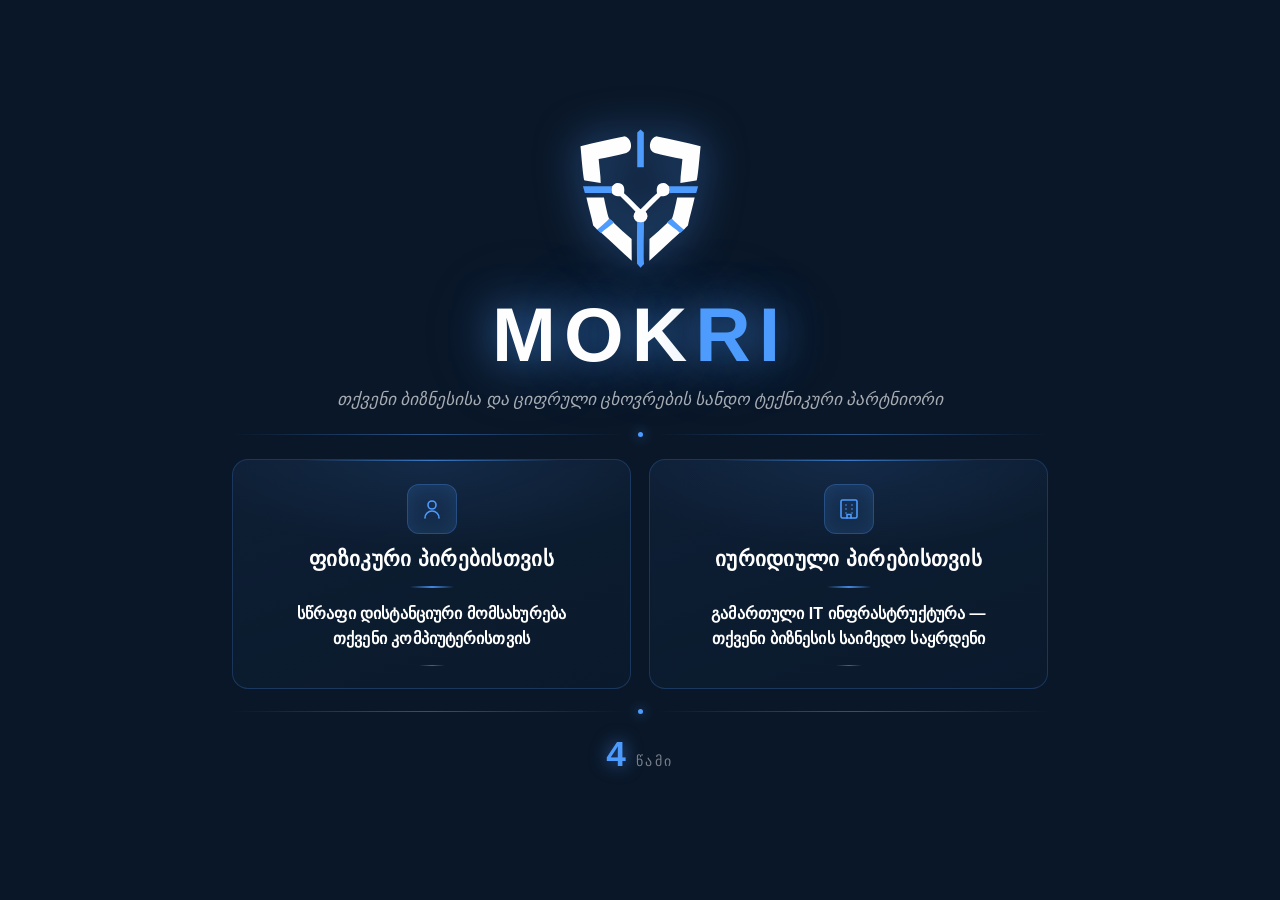
<file: index.html>
<!DOCTYPE html>
<html lang="ka">
<head>
<meta charset="UTF-8">
<meta name="viewport" content="width=device-width, initial-scale=1.0, viewport-fit=cover">
<meta name="theme-color" content="#0A1728">
<meta name="description" content="MOKRI — IT Solutions, Support & Innovation. ციფრული ცხოვრებისა და ბიზნესის სანდო ტექნიკური პარტნიორი.">
<meta name="format-detection" content="telephone=no">

<!-- Security headers (note: HTTP headers from the server are stronger than meta-equiv; keep these as defense in depth) -->
<meta http-equiv="Content-Security-Policy" content="default-src 'self'; style-src 'self' 'unsafe-inline' https://fonts.googleapis.com; font-src 'self' https://fonts.gstatic.com; img-src 'self' data:; script-src 'self' 'unsafe-inline'; connect-src 'self'; object-src 'none'; base-uri 'self'; form-action 'self'; frame-ancestors 'self'; upgrade-insecure-requests">
<meta http-equiv="X-Content-Type-Options" content="nosniff">
<meta http-equiv="Referrer-Policy" content="strict-origin-when-cross-origin">
<meta http-equiv="Permissions-Policy" content="camera=(), microphone=(), geolocation=(), payment=(), usb=(), magnetometer=(), gyroscope=(), accelerometer=()">
<meta name="robots" content="index, follow">

<link rel="icon" type="image/svg+xml" href="favicon.svg">
<link rel="canonical" href="https://mokri.ge/">

<!-- Open Graph (basic) -->
<meta property="og:title" content="MOKRI — IT Solutions">
<meta property="og:description" content="ციფრული ცხოვრებისა და ბიზნესის სანდო ტექნიკური პარტნიორი.">
<meta property="og:type" content="website">
<meta property="og:locale" content="ka_GE">

<title>MOKRI — IT Solutions</title>

<!-- Performance: preconnect for Google Fonts -->
<link rel="preconnect" href="https://fonts.googleapis.com">
<link rel="preconnect" href="https://fonts.gstatic.com" crossorigin>
<link rel="preload" as="style" href="https://fonts.googleapis.com/css2?family=Orbitron:wght@400;700;900&family=EB+Garamond:ital,wght@0,400;1,400&family=Noto+Sans+Georgian:wght@400;500;600;700&display=swap">
<link rel="stylesheet" href="https://fonts.googleapis.com/css2?family=Orbitron:wght@400;700;900&family=EB+Garamond:ital,wght@0,400;1,400&family=Noto+Sans+Georgian:wght@400;500;600;700&display=swap">

<style>
  :root {
    --bg: #0A1728;
    --bg2: #0d1e35;
    --bg3: #0f2240;
    --navy: #1A3B6C;
    --blue: #4D9BFD;
    --blue-dim: rgba(77,155,253,0.15);
    --blue-glow: rgba(77,155,253,0.35);
    --white: #FEFEFE;
    --white-dim: rgba(254,254,254,0.65);
    --white-faint: rgba(254,254,254,0.08);
    --border: rgba(77,155,253,0.2);
    --header-h: 68px;
    --footer-h: 68px;
  }

  * { margin: 0; padding: 0; box-sizing: border-box; }

  html {
    scroll-behavior: smooth;
    height: 100%;
    scrollbar-gutter: stable;
    -webkit-text-size-adjust: 100%;
  }

  body {
    background: var(--bg);
    color: var(--white);
    font-family: 'EB Garamond', Georgia, serif;
    line-height: 1.7;
    min-height: 100vh;
    min-height: 100dvh;
    height: 100vh;
    height: 100dvh;
    overflow: hidden;
    display: flex;
    flex-direction: column;
    padding-top: var(--header-h);
    -webkit-font-smoothing: antialiased;
    -moz-osx-font-smoothing: grayscale;
  }

  /* Lock body scroll when mobile nav or splash open */
  body.nav-open,
  body.splash-open { overflow: hidden !important; }

  /* Universal focus-visible for accessibility */
  :focus-visible {
    outline: 2px solid var(--blue);
    outline-offset: 2px;
    border-radius: 4px;
  }
  :focus:not(:focus-visible) { outline: none; }

  /* ——— NOISE TEXTURE OVERLAY ——— */
  body::before {
    content: '';
    position: fixed;
    inset: 0;
    background-image: url("data:image/svg+xml,%3Csvg viewBox='0 0 256 256' xmlns='http://www.w3.org/2000/svg'%3E%3Cfilter id='noise'%3E%3CfeTurbulence type='fractalNoise' baseFrequency='0.9' numOctaves='4' stitchTiles='stitch'/%3E%3C/filter%3E%3Crect width='100%25' height='100%25' filter='url(%23noise)' opacity='0.035'/%3E%3C/svg%3E");
    pointer-events: none;
    z-index: 0;
    opacity: .4;
  }

  /* ——— HEADER / NAV BAR ——— */
  .lang-bar {
    position: fixed;
    top: 0; right: 0; left: 0;
    z-index: 1000;
    display: grid;
    grid-template-columns: auto 1fr auto;
    align-items: center;
    gap: 24px;
    padding: 0 36px;
    height: var(--header-h);
    background: rgba(10,23,40,0.95);
    backdrop-filter: blur(18px) saturate(180%);
    -webkit-backdrop-filter: blur(18px) saturate(180%);
    border-bottom: 1px solid var(--border);
  }

  .lang-bar-logo {
    font-family: 'Orbitron', sans-serif;
    font-weight: 900;
    font-size: 26px;
    letter-spacing: 6px;
    color: var(--white);
    text-decoration: none;
    white-space: nowrap;
    transition: opacity 0.2s;
  }
  .lang-bar-logo:hover { opacity: 0.8; }
  .lang-bar-logo span { color: var(--blue); }

  /* ——— DESKTOP NAV ——— */
  .header-nav {
    display: flex;
    justify-content: center;
    align-items: center;
    gap: 4px;
  }

  .header-nav-link {
    position: relative;
    padding: 7px 14px;
    font-family: 'Noto Sans Georgian', sans-serif;
    font-size: 12.5px;
    font-weight: 600;
    letter-spacing: 0.3px;
    color: rgba(254,254,254,0.7);
    text-decoration: none;
    border-radius: 6px;
    transition: color 0.22s ease, background 0.22s ease;
    white-space: nowrap;
  }

  .header-nav-link::after {
    content: '';
    position: absolute;
    bottom: 3px;
    left: 50%;
    transform: translateX(-50%) scaleX(0);
    width: 60%;
    height: 1.5px;
    background: var(--blue);
    border-radius: 2px;
    transition: transform 0.22s ease;
  }

  .header-nav-link:hover {
    color: var(--white);
    background: rgba(77,155,253,0.08);
  }
  .header-nav-link:hover::after { transform: translateX(-50%) scaleX(1); }
  .header-nav-link.active { color: var(--blue); background: rgba(77,155,253,0.1); }

  .header-nav-link.shop-link {
    color: var(--blue);
    background: rgba(77,155,253,0.16);
    border: 1px solid rgba(77,155,253,0.55);
    margin-left: 8px;
    font-size: 11.5px;
    font-weight: 700;
    letter-spacing: 1px;
  }
  .header-nav-link.shop-link:hover {
    background: var(--blue);
    color: var(--bg);
    border-color: var(--blue);
    box-shadow: 0 0 18px rgba(77,155,253,0.35);
  }
  .header-nav-link.shop-link::after { display: none; }

  /* ——— LANG SWITCHER ——— */
  .lang-switcher {
    display: flex;
    gap: 4px;
    background: var(--white-faint);
    border: 1px solid var(--border);
    border-radius: 6px;
    padding: 3px;
  }

  .lang-btn {
    padding: 5px 13px;
    font-family: 'Orbitron', sans-serif;
    font-size: 9.5px;
    font-weight: 700;
    letter-spacing: 2px;
    border: none;
    background: transparent;
    color: var(--white-dim);
    border-radius: 4px;
    cursor: pointer;
    transition: background 0.25s, color 0.25s;
  }
  .lang-btn.active { background: var(--blue); color: var(--bg); }
  .lang-btn:hover:not(.active) { color: var(--white); }

  /* ——— HAMBURGER (mobile) ——— */
  .nav-toggle {
    display: none;
    width: 40px;
    height: 40px;
    align-items: center;
    justify-content: center;
    background: transparent;
    border: 1px solid var(--border);
    border-radius: 6px;
    cursor: pointer;
    color: var(--white);
    transition: background 0.2s, border-color 0.2s;
  }
  .nav-toggle:hover { background: rgba(77,155,253,0.1); border-color: var(--blue); }
  .nav-toggle svg { width: 20px; height: 20px; }
  .nav-toggle .icon-close { display: none; }
  .nav-toggle[aria-expanded="true"] .icon-open { display: none; }
  .nav-toggle[aria-expanded="true"] .icon-close { display: block; }

  /* ——— RESPONSIVE NAV BREAKPOINTS ——— */

  /* Laptop / smaller desktop */
  @media (max-width: 860px) {
    .header-nav { gap: 2px; }
    .header-nav-link { padding: 6px 9px; font-size: 11px; }
    .header-nav-link.shop-link { margin-left: 4px; }
  }

  /* Tablet / small laptop — switch to hamburger */
  @media (max-width: 900px) {
    .lang-bar { grid-template-columns: auto 1fr auto auto; }
    .header-nav {
      position: fixed;
      top: var(--header-h);
      left: 0;
      right: 0;
      flex-direction: column;
      align-items: stretch;
      gap: 4px;
      padding: 16px 20px 24px;
      background: rgba(10,23,40,0.98);
      backdrop-filter: blur(20px) saturate(180%);
      -webkit-backdrop-filter: blur(20px) saturate(180%);
      border-bottom: 1px solid var(--border);
      transform: translateY(-100%);
      opacity: 0;
      pointer-events: none;
      transition: transform 0.3s ease, opacity 0.3s ease;
      max-height: calc(100dvh - var(--header-h));
      overflow-y: auto;
      z-index: 999;
    }
    .lang-bar.is-open .header-nav {
      transform: translateY(0);
      opacity: 1;
      pointer-events: auto;
    }
    .header-nav-link {
      padding: 12px 14px;
      font-size: 14px;
      text-align: left;
      border-radius: 8px;
    }
    .header-nav-link::after { display: none; }
    .header-nav-link.shop-link { margin-left: 0; margin-top: 6px; text-align: center; }
    .nav-toggle { display: inline-flex; }
    /* Backdrop */
    .nav-backdrop {
      position: fixed;
      inset: var(--header-h) 0 0 0;
      background: rgba(0,0,0,0.5);
      opacity: 0;
      pointer-events: none;
      transition: opacity 0.3s ease;
      z-index: 998;
    }
    .lang-bar.is-open ~ .nav-backdrop { opacity: 1; pointer-events: auto; }
  }

  @media (max-width: 480px) {
    .lang-bar { padding: 0 14px; gap: 8px; }
    .lang-bar-logo { font-size: 20px; letter-spacing: 4px; }
    .lang-btn { padding: 5px 9px; font-size: 9px; letter-spacing: 1.4px; }
  }

  /* ——— HERO ——— */
  .hero {
    position: relative;
    flex: 1;
    min-height: 0;
    display: flex;
    flex-direction: column;
    justify-content: center;
    align-items: center;
    text-align: center;
    padding: 24px 40px;
    overflow: hidden;
  }

  .hero-grid {
    position: absolute;
    inset: 0;
    background-image:
      linear-gradient(rgba(77,155,253,0.05) 1px, transparent 1px),
      linear-gradient(90deg, rgba(77,155,253,0.05) 1px, transparent 1px);
    background-size: 60px 60px;
    opacity: 0.5;
    pointer-events: none;
  }

  .hero-glow {
    position: absolute;
    width: min(600px, 90vw);
    height: min(600px, 90vw);
    background: radial-gradient(circle, rgba(77,155,253,0.12) 0%, transparent 70%);
    top: 50%; left: 50%;
    transform: translate(-50%,-50%);
    pointer-events: none;
  }

  .hero-logo {
    position: relative;
    margin-bottom: 22px;
    cursor: default;
  }

  .hero-logo svg {
    width: clamp(78px, 9.8vw, 114px);
    height: clamp(78px, 9.8vw, 114px);
    filter: drop-shadow(0 0 28px rgba(77,155,253,0.6)) drop-shadow(0 0 12px rgba(77,155,253,0.4));
    transition: transform 0.45s cubic-bezier(0.34, 1.56, 0.64, 1), filter 0.45s ease;
    animation: heroLogoBreath 4s ease-in-out 2.5s infinite;
    transform-origin: center;
  }

  .hero-logo:hover svg {
    transform: scale(1.08);
    filter: drop-shadow(0 0 44px rgba(77,155,253,0.95)) drop-shadow(0 0 18px rgba(77,155,253,0.7));
    animation-play-state: paused;
  }

  .hero-logo path {
    opacity: 0;
    animation: heroPathIn 0.55s ease-out forwards;
    transform-box: fill-box;
    transform-origin: center;
  }

  .hero-logo path:nth-child(2),
  .hero-logo path:nth-child(3)  { animation-delay: 0.15s; }
  .hero-logo path:nth-child(4),
  .hero-logo path:nth-child(5)  { animation-delay: 0.30s; }
  .hero-logo path:nth-child(8),
  .hero-logo path:nth-child(9)  { animation-delay: 0.45s; }
  .hero-logo path:nth-child(10),
  .hero-logo path:nth-child(11) { animation-delay: 0.60s; }

  .hero-logo path:nth-child(1)  { animation: heroPathIn 0.5s ease-out 0.85s forwards, circuitFlash 0.7s ease-in-out 1.40s; }
  .hero-logo path:nth-child(6),
  .hero-logo path:nth-child(7)  { animation: heroPathIn 0.5s ease-out 1.00s forwards, circuitFlash 0.7s ease-in-out 1.55s; }
  .hero-logo path:nth-child(12) { animation: heroPathIn 0.5s ease-out 1.15s forwards, circuitFlash 0.7s ease-in-out 1.70s; }
  .hero-logo path:nth-child(13),
  .hero-logo path:nth-child(14) { animation: heroPathIn 0.5s ease-out 1.30s forwards, circuitFlash 0.7s ease-in-out 1.85s; }

  @keyframes heroPathIn { from { opacity: 0; } to { opacity: 1; } }
  @keyframes circuitFlash {
    0%   { filter: brightness(1) saturate(1); }
    50%  { filter: brightness(1.8) saturate(1.5); }
    100% { filter: brightness(1) saturate(1); }
  }
  @keyframes heroLogoBreath {
    0%, 100% { filter: drop-shadow(0 0 28px rgba(77,155,253,0.6)) drop-shadow(0 0 12px rgba(77,155,253,0.4)); }
    50%      { filter: drop-shadow(0 0 40px rgba(77,155,253,0.9)) drop-shadow(0 0 16px rgba(77,155,253,0.55)); }
  }

  @media (prefers-reduced-motion: reduce) {
    .hero-logo svg { animation: none; }
    .hero-logo path { animation: none !important; opacity: 1 !important; }
    .hero-logo:hover svg { transform: none; }
  }

  .hero-brand {
    font-family: 'Orbitron', sans-serif;
    font-weight: 900;
    font-size: clamp(30px, 5.5vw, 61px);
    letter-spacing: clamp(4px, 0.8vw, 10px);
    color: var(--white);
    position: relative;
    text-shadow: 0 0 40px rgba(77,155,253,0.3);
    line-height: 1;
  }
  .hero-brand span { color: var(--blue); }

  .hero-tagline {
    font-size: clamp(14px, 2.1vw, 20px);
    letter-spacing: clamp(1.5px, 0.3vw, 3px);
    color: var(--blue);
    text-transform: uppercase;
    font-family: 'Orbitron', sans-serif;
    font-weight: 700;
    margin-top: 10px;
    margin-bottom: 16px;
    padding: 0 8px;
    text-shadow: 0 0 24px rgba(77,155,253,0.35);
  }

  .hero-desc {
    font-size: clamp(15px, 1.8vw, 19px);
    font-weight: 500;
    color: var(--white-dim);
    max-width: 580px;
    margin: 0 auto 0;
    font-style: italic;
    line-height: 1.5;
    padding: 0 12px;
    text-align: center;
    white-space: normal;
  }

  /* ══════ AUDIENCES (Personal / Business) ══════ */
  .audiences {
    position: relative;
    z-index: 2;
    width: 100%;
    max-width: 1480px;
    margin: 0 auto;
    padding: 48px 40px 18px;
    flex-shrink: 0;
  }
  .audiences-inner {
    display: grid;
    grid-template-columns: 1fr 1fr;
    gap: 24px;
    position: relative;
  }
  .audience-card {
    position: relative;
    display: flex;
    flex-direction: column;
    padding: 18px 24px 16px;
    background: linear-gradient(180deg, rgba(77,155,253,0.045) 0%, rgba(77,155,253,0.012) 100%);
    border: 1px solid rgba(77,155,253,0.18);
    border-radius: 14px;
    overflow: hidden;
    isolation: isolate;
    text-decoration: none;
    color: inherit;
    opacity: 0;
    transform: translateY(20px);
    transition:
      transform 0.5s cubic-bezier(0.22, 1, 0.36, 1),
      border-color 0.4s ease,
      box-shadow 0.6s cubic-bezier(0.32, 0.72, 0, 1),
      opacity 0.6s ease;
    text-align: left;
  }
  .audience-card.is-visible { opacity: 1; transform: translateY(0); }
  .audience-card:nth-child(2) { transition-delay: 0.12s; }
  .audience-card::before {
    content: '';
    position: absolute;
    top: 0; left: 20%; right: 20%;
    height: 1px;
    background: linear-gradient(90deg, transparent, var(--blue), transparent);
    opacity: 0.4;
    transition: opacity 0.5s ease, left 0.5s ease, right 0.5s ease;
  }
  .audience-card::after {
    content: '';
    position: absolute;
    inset: 0;
    background: radial-gradient(ellipse 80% 60% at 50% 0%, rgba(77,155,253,0.12), transparent 70%);
    opacity: 0;
    transition: opacity 0.5s ease;
    pointer-events: none;
    z-index: -1;
  }
  .audience-card:hover {
    transform: translateY(-4px);
    border-color: rgba(77,155,253,0.4);
    box-shadow: 0 14px 44px rgba(77,155,253,0.14), 0 0 0 1px rgba(77,155,253,0.1);
  }
  .audience-card:hover::before { opacity: 1; left: 0; right: 0; }
  .audience-card:hover::after  { opacity: 1; }

  .audience-icon {
    width: 40px;
    height: 40px;
    margin-bottom: 10px;
    display: flex;
    align-items: center;
    justify-content: center;
    border-radius: 10px;
    background: rgba(77,155,253,0.08);
    border: 1px solid rgba(77,155,253,0.2);
    transition: background 0.4s ease, border-color 0.4s ease, transform 0.5s cubic-bezier(0.22, 1, 0.36, 1);
    flex-shrink: 0;
  }
  .audience-card:hover .audience-icon {
    background: rgba(77,155,253,0.16);
    border-color: rgba(77,155,253,0.42);
    transform: translateY(-2px) rotate(-3deg);
  }
  .audience-icon svg { width: 22px; height: 22px; color: var(--blue); transition: transform 0.5s cubic-bezier(0.22, 1, 0.36, 1); }
  .audience-card:hover .audience-icon svg { transform: scale(1.08); }

  .audience-title {
    font-family: 'Noto Sans Georgian', sans-serif;
    font-weight: 700;
    font-size: 17px;
    color: var(--white);
    margin: 0 0 6px;
    letter-spacing: 0.2px;
    line-height: 1.25;
  }
  .audience-list {
    list-style: none;
    margin: 0 0 12px;
    padding: 0;
    display: flex;
    flex-direction: column;
    gap: 7px;
    flex: 1;
  }
  .audience-list li {
    display: flex;
    align-items: flex-start;
    gap: 9px;
  }
  .audience-list li svg {
    flex-shrink: 0;
    margin-top: 3px;
    color: var(--blue);
  }
  .audience-list li span[data-lang] {
    font-family: 'Noto Sans Georgian', sans-serif;
    font-size: 12.5px;
    font-weight: 400;
    line-height: 1.45;
    color: rgba(254,254,254,0.78);
  }
  .audience-actions {
    display: flex;
    justify-content: space-between;
    align-items: center;
    gap: 16px;
    flex-wrap: wrap;
  }
  .audience-link {
    display: inline-flex;
    align-items: center;
    gap: 8px;
    padding: 4px 0;
    font-family: 'Noto Sans Georgian', sans-serif;
    font-size: 13px;
    font-weight: 600;
    color: var(--blue);
    text-decoration: none;
    letter-spacing: 0.5px;
    position: relative;
    transition: gap 0.3s cubic-bezier(0.22, 1, 0.36, 1);
  }
  .audience-link::after {
    content: '';
    position: absolute;
    bottom: 0; left: 0;
    height: 1px; width: 100%;
    background: var(--blue);
    transform: scaleX(0);
    transform-origin: left center;
    transition: transform 0.4s cubic-bezier(0.22, 1, 0.36, 1);
  }
  .audience-card:hover .audience-link { gap: 14px; }
  .audience-card:hover .audience-link::after { transform: scaleX(0.85); }
  .audience-link svg { transition: transform 0.3s cubic-bezier(0.22, 1, 0.36, 1); flex-shrink: 0; }
  .audience-card:hover .audience-link svg { transform: translateX(2px); }

  .audience-cta {
    position: relative;
    display: inline-flex;
    align-items: center;
    gap: 8px;
    padding: 9px 16px;
    background: #FF9500;
    color: var(--bg);
    font-family: 'Noto Sans Georgian', sans-serif;
    font-weight: 700;
    font-size: 12.5px;
    letter-spacing: 0.4px;
    text-decoration: none;
    border-radius: 6px;
    border: 1px solid #FF9500;
    flex-shrink: 0;
    white-space: nowrap;
    overflow: hidden;
    isolation: isolate;
    box-shadow: 0 0 0 0 rgba(255,149,0,0);
    transition: box-shadow 0.5s cubic-bezier(0.32, 0.72, 0, 1), transform 0.25s cubic-bezier(0.22, 1, 0.36, 1);
  }
  .audience-cta::before {
    content: '';
    position: absolute;
    inset: 0;
    background: linear-gradient(110deg, transparent 25%, rgba(255,255,255,0.5) 50%, transparent 75%);
    transform: translateX(-110%);
    transition: transform 0.7s cubic-bezier(0.32, 0.72, 0, 1);
    pointer-events: none;
    z-index: 0;
  }
  .audience-cta > svg, .audience-cta > span {
    position: relative;
    z-index: 1;
    transition: transform 0.3s cubic-bezier(0.22, 1, 0.36, 1);
  }
  .audience-cta:hover { box-shadow: 0 0 22px rgba(255,149,0,0.55), 0 0 0 3px rgba(255,149,0,0.14); }
  .audience-cta:hover::before { transform: translateX(110%); }
  .audience-cta:hover > svg { transform: rotate(-12deg) scale(1.08); }
  .audience-cta:active { transform: scale(0.96); }

  @media (prefers-reduced-motion: reduce) {
    .audience-card { transition: border-color 0.3s ease, box-shadow 0.3s ease; opacity: 1; transform: none; }
    .audience-card:hover, .audience-card:hover .audience-icon, .audience-card:hover .audience-icon svg { transform: none; }
  }

  /* ——— STATS BAR ——— */
  .stats-bar {
    background: var(--bg2);
    border-top: 1px solid var(--border);
    border-bottom: 1px solid var(--border);
    flex-shrink: 0;
  }
  .stats-inner {
    max-width: 1200px;
    margin: 0 auto;
    padding: 9px 40px;
    display: grid;
    grid-template-columns: repeat(4, 1fr);
    gap: 24px;
    align-items: center;
  }
  .stat-item {
    text-align: center;
    border-right: 1px solid var(--border);
    padding-right: 24px;
    display: flex;
    flex-direction: column;
    justify-content: center;
  }
  .stat-item:last-child { border-right: none; padding-right: 0; }
  .stat-num {
    font-family: 'Orbitron', sans-serif;
    font-weight: 900;
    font-size: 24px;
    color: var(--blue);
    line-height: 1;
    margin-bottom: 5px;
  }
  .stat-label {
    font-size: 12px;
    color: var(--white-dim);
    letter-spacing: 2px;
    text-transform: uppercase;
  }
  .stat-subnote {
    font-size: 8.5px;
    color: rgba(254,254,254,0.35);
    letter-spacing: 0.3px;
    margin-top: 2px;
    font-style: italic;
    font-family: 'EB Garamond', Georgia, serif;
    line-height: 1.25;
  }

  /* ——— FOOTER ——— */
  footer {
    background: rgba(0,0,0,0.4);
    border-top: 1px solid var(--border);
    height: var(--footer-h);
    padding: 0 24px;
    text-align: center;
    flex-shrink: 0;
    display: flex;
    align-items: center;
    justify-content: center;
  }
  .footer-social {
    display: flex;
    gap: 12px;
    flex-wrap: wrap;
    justify-content: center;
  }
  .footer-social a {
    display: flex;
    align-items: center;
    justify-content: center;
    width: 34px;
    height: 34px;
    border-radius: 50%;
    background: rgba(255,255,255,0.07);
    border: 1px solid var(--border);
    color: var(--white-dim);
    transition: background 0.2s, color 0.2s, border-color 0.2s;
    text-decoration: none;
  }
  .footer-social a:hover { background: var(--blue); border-color: var(--blue); color: #fff; }
  .footer-social svg { width: 17px; height: 17px; fill: currentColor; }

  /* ——— LANGUAGE SECTIONS ——— */
  [data-lang] { display: none; }
  [data-lang].active { display: block; }
  .lang-inline[data-lang] { display: none; }
  .lang-inline[data-lang].active { display: inline; }

  /* ═══════════════════════════════════════════════════
     RESPONSIVE LAYOUT FIXES
     The original layout uses 100vh + overflow:hidden which
     causes content overlap on shorter viewports (e.g. 13" MacBook
     at ~720-800px). Fix with progressive height adjustments.
     ═══════════════════════════════════════════════════ */

  /* Tablet & smaller — 2x2 stats grid */
  @media (max-width: 900px) {
    .stats-inner { grid-template-columns: 1fr 1fr; gap: 12px; padding: 8px 24px; }
    .stat-item { border-right: none; padding-right: 0; }
    .stat-item:nth-child(odd) { border-right: 1px solid var(--border); padding-right: 12px; }
    .stat-num { font-size: 20px; }
    .stat-label { font-size: 11px; letter-spacing: 1.6px; }
    footer { padding: 0 20px; }
  }

  /* Stacked audiences on mobile */
  @media (max-width: 760px) {
    .audiences { padding: 24px 20px 16px; }
    .audiences-inner { grid-template-columns: 1fr; gap: 12px; }
    .audience-card { padding: 16px 20px 14px; }
    .audience-card:nth-child(2) { transition-delay: 0.08s; }
    .audience-title { font-size: 16px; margin-bottom: 4px; }
    .audience-list { margin-bottom: 10px; gap: 6px; }
    .audience-list li span[data-lang] { font-size: 12px; }
    .audience-actions { flex-wrap: wrap; gap: 10px; }
    .audience-cta { padding: 8px 14px; font-size: 12px; }
  }

  /* SHORT VIEWPORT (laptops, MacBook 13"): allow scrolling instead of cramming */
  @media (max-height: 820px) {
    body {
      height: auto;
      min-height: 100vh;
      min-height: 100dvh;
      overflow-y: auto;
      overflow-x: hidden;
    }
    .hero { padding: 16px 32px; flex: 0 0 auto; }
    .hero-logo { margin-bottom: 14px; }
    .hero-tagline { margin-bottom: 12px; margin-top: 6px; }
    .audiences { padding: 24px 32px 12px; }
    .audience-card { padding: 14px 22px 12px; }
    .audience-list { margin-bottom: 10px; }
  }

  /* Phone height handling */
  @media (max-width: 660px) {
    body {
      height: auto;
      min-height: 100vh;
      min-height: 100dvh;
      overflow-y: auto;
      overflow-x: hidden;
    }
    .hero { padding: 32px 20px 24px; flex: 0 0 auto; }
    .audiences { padding: 24px 16px 16px; }
  }

  /* Tiny phones */
  @media (max-width: 380px) {
    .lang-btn { padding: 4px 7px; font-size: 8.5px; letter-spacing: 1.2px; }
    .nav-toggle { width: 36px; height: 36px; }
    .hero-tagline { letter-spacing: 1.2px; }
    .audience-actions { gap: 8px; }
    .audience-cta { padding: 7px 12px; font-size: 11.5px; }
  }

  /* ——— FLOATING BUTTONS (WA / Messenger / Email) ——— */
  .float-btn {
    position: fixed;
    right: 32px;
    width: 60px;
    height: 60px;
    border-radius: 50%;
    display: flex;
    align-items: center;
    justify-content: center;
    z-index: 999;
    text-decoration: none;
    background: rgba(26,59,108,0.55);
    border: 1px solid rgba(77,155,253,0.3);
    backdrop-filter: blur(8px) saturate(140%);
    -webkit-backdrop-filter: blur(8px) saturate(140%);
    box-shadow: 0 4px 18px rgba(0,0,0,0.3);
    color: var(--blue);
    transition: transform 0.25s ease, background 0.3s ease, border-color 0.3s ease, box-shadow 0.3s ease, color 0.3s ease;
  }
  .float-btn:hover { transform: scale(1.1); color: #FEFEFE; }
  .float-btn svg { fill: currentColor; transition: fill 0.3s ease; }

  .call-float { bottom: 248px; }
  .call-float:hover { background: #FF9500; border-color: #FF9500; box-shadow: 0 8px 32px rgba(255,149,0,0.55); }
  .call-float svg { width: 28px; height: 28px; }

  .wa-float { bottom: 176px; }
  .wa-float:hover { background: #25d366; border-color: #25d366; box-shadow: 0 8px 32px rgba(37,211,102,0.55); }
  .wa-float svg { width: 30px; height: 30px; }

  .msng-float { bottom: 104px; }
  .msng-float:hover { background: #0084FF; border-color: #0084FF; box-shadow: 0 8px 32px rgba(0,132,255,0.55); }
  .msng-float svg { width: 28px; height: 28px; }

  .email-float { bottom: 32px; }
  .email-float:hover { background: #4D9BFD; border-color: #4D9BFD; box-shadow: 0 8px 32px rgba(77,155,253,0.55); }
  .email-float svg { width: 28px; height: 28px; }

  /* Smaller floating buttons on mobile to not block content */
  @media (max-width: 660px) {
    .float-btn { width: 50px; height: 50px; right: 16px; }
    .wa-float { bottom: 138px; }
    .msng-float { bottom: 78px; }
    .email-float { bottom: 18px; }
    .call-float { bottom: 198px; }
    .wa-float svg { width: 26px; height: 26px; }
    .msng-float svg, .email-float svg, .call-float svg { width: 24px; height: 24px; }
  }
  @media (max-height: 600px) {
    .float-btn { width: 44px; height: 44px; }
    .wa-float { bottom: 116px; }
    .msng-float { bottom: 64px; }
    .email-float { bottom: 12px; }
    .call-float { bottom: 168px; }
    .wa-float svg { width: 22px; height: 22px; }
    .msng-float svg, .email-float svg, .call-float svg { width: 20px; height: 20px; }
  }

  /* ——— SPLASH SCREEN ——— */
  #splash {
    position: fixed;
    inset: 0;
    z-index: 9999;
    background: var(--bg);
    display: flex;
    align-items: center;
    justify-content: center;
    transition: opacity 0.6s ease;
    overflow-y: auto;
    padding: 20px;
  }
  #splash.splash-hide { opacity: 0; pointer-events: none; }
  .splash-inner {
    display: flex;
    flex-direction: column;
    align-items: center;
    gap: 18px;
    text-align: center;
    padding: 24px 32px;
    animation: splashFadeIn 0.7s ease both;
    max-width: 880px;
    width: min(calc(100vw - 40px), 880px);
    margin: auto;
  }
  @keyframes splashFadeIn {
    from { opacity: 0; transform: translateY(18px); }
    to   { opacity: 1; transform: translateY(0); }
  }
  .splash-logo svg {
    width: clamp(96px, 18vw, 143px);
    height: clamp(96px, 18vw, 143px);
    filter: drop-shadow(0 0 22px rgba(77,155,253,0.55));
  }
  .splash-mokri-text {
    font-family: 'Orbitron', sans-serif;
    font-weight: 900;
    font-size: clamp(2.08rem, 7.2vw, 4.8rem);
    letter-spacing: clamp(4px, 1.2vw, 8px);
    color: var(--white);
    text-shadow: 0 0 40px rgba(77,155,253,0.6), 0 0 80px rgba(77,155,253,0.3);
    line-height: 1;
  }
  .splash-mokri-text span { color: var(--blue); }
  .splash-subtitle {
    font-family: 'EB Garamond', Georgia, serif;
    font-size: clamp(13px, 1.6vw, 17px);
    color: var(--white-dim);
    font-style: italic;
    line-height: 1.5;
    margin-top: -4px;
    max-width: 90%;
    padding: 0 8px;
    text-align: center;
    white-space: normal;
  }

  .splash-divider {
    display: flex;
    align-items: center;
    justify-content: center;
    gap: 14px;
    width: 100%;
    max-width: 880px;
    margin: 2px 0 0;
  }
  .splash-divider-line {
    flex: 1;
    height: 1px;
    background: linear-gradient(90deg, transparent, rgba(77,155,253,0.45), transparent);
  }
  .splash-divider-dot {
    width: 5px;
    height: 5px;
    border-radius: 50%;
    background: var(--blue);
    box-shadow: 0 0 12px rgba(77,155,253,0.85);
    flex-shrink: 0;
    animation: splashDotPulse 2.4s ease-in-out infinite;
  }
  @keyframes splashDotPulse {
    0%, 100% { opacity: 1; transform: scale(1); }
    50%      { opacity: 0.45; transform: scale(0.7); }
  }

  .splash-countdown {
    display: flex;
    flex-direction: row;
    align-items: baseline;
    justify-content: center;
    gap: 10px;
    margin-top: 4px;
  }
  .splash-countdown-number {
    font-family: 'Orbitron', sans-serif;
    font-weight: 700;
    font-size: clamp(1.5rem, 3.5vw, 2.2rem);
    color: var(--blue);
    text-shadow: 0 0 18px rgba(77,155,253,0.65);
    line-height: 1;
    animation: splashCountdownPulse 1s ease-in-out infinite;
    font-variant-numeric: tabular-nums;
  }
  @keyframes splashCountdownPulse {
    0%, 100% { opacity: 1; transform: scale(1); }
    50%      { opacity: 0.6; transform: scale(0.92); }
  }
  .splash-countdown-label {
    font-family: 'Noto Sans Georgian', sans-serif;
    font-size: 0.85rem;
    color: rgba(254,254,254,0.45);
    letter-spacing: 0.18em;
    text-transform: uppercase;
  }

  .splash-panels {
    display: grid;
    grid-template-columns: 1fr 1fr;
    gap: 18px;
    width: 100%;
    margin-top: 4px;
  }
  .splash-panel {
    position: relative;
    background: linear-gradient(160deg, rgba(77,155,253,0.06) 0%, rgba(77,155,253,0.018) 100%);
    border: 1px solid rgba(77,155,253,0.22);
    border-radius: 16px;
    padding: 24px 22px 22px;
    overflow: hidden;
    isolation: isolate;
    opacity: 0;
    text-align: center;
    display: flex;
    flex-direction: column;
    align-items: center;
    gap: 12px;
    animation: splashPanelIn 0.6s cubic-bezier(0.22, 1, 0.36, 1) 0.55s both;
  }
  .splash-panel:nth-child(2) { animation-delay: 0.7s; }
  .splash-panel::before {
    content: '';
    position: absolute;
    top: 0; left: 18%; right: 18%;
    height: 1px;
    background: linear-gradient(90deg, transparent, rgba(77,155,253,0.7), transparent);
  }
  .splash-panel::after {
    content: '';
    position: absolute;
    inset: 0;
    background: radial-gradient(ellipse 90% 55% at 50% 0%, rgba(77,155,253,0.1), transparent 70%);
    pointer-events: none;
    z-index: -1;
  }
  @keyframes splashPanelIn {
    from { opacity: 0; transform: translateY(14px); }
    to   { opacity: 1; transform: translateY(0); }
  }

  .splash-panel-icon {
    width: 50px;
    height: 50px;
    display: flex;
    align-items: center;
    justify-content: center;
    border-radius: 12px;
    background: rgba(77,155,253,0.1);
    border: 1px solid rgba(77,155,253,0.3);
    color: var(--blue);
    flex-shrink: 0;
    box-shadow: 0 0 18px rgba(77,155,253,0.12) inset;
  }
  .splash-panel-icon svg { width: 24px; height: 24px; }

  .splash-panel-title {
    font-family: 'Noto Sans Georgian', sans-serif;
    font-size: clamp(16px, 2vw, 21px);
    font-weight: 700;
    color: #ffffff;
    letter-spacing: 0.3px;
    line-height: 1.25;
  }
  .splash-panel-divider {
    width: 44px;
    height: 1.5px;
    background: linear-gradient(90deg, transparent, rgba(77,155,253,0.85), transparent);
    margin: 2px 0;
  }
  .splash-panel-desc {
    font-family: 'Noto Sans Georgian', sans-serif;
    font-size: clamp(13px, 1.65vw, 16px);
    font-weight: 700;
    color: #ffffff;
    line-height: 1.55;
    max-width: 300px;
    letter-spacing: 0.1px;
  }
  .splash-panel-accent {
    width: 26px;
    height: 1px;
    background: linear-gradient(90deg, transparent, rgba(77,155,253,0.6), transparent);
    margin-top: 2px;
  }

  /* Hint about clicking to skip */
  .splash-hint {
    position: absolute;
    bottom: 18px;
    left: 50%;
    transform: translateX(-50%);
    font-family: 'Noto Sans Georgian', sans-serif;
    font-size: 11px;
    color: rgba(254,254,254,0.35);
    letter-spacing: 0.5px;
    pointer-events: none;
  }

  @media (prefers-reduced-motion: reduce) {
    .splash-panel { animation: none !important; opacity: 1 !important; transform: none !important; }
    .splash-divider-dot { animation: none !important; }
    .splash-countdown-number { animation: none !important; }
  }
  @media (max-width: 560px) {
    .splash-inner { gap: 14px; padding: 20px 16px; }
    .splash-panels { grid-template-columns: 1fr; gap: 12px; }
    .splash-panel { padding: 18px 16px 16px; gap: 10px; }
    .splash-panel-icon { width: 44px; height: 44px; }
    .splash-panel-icon svg { width: 22px; height: 22px; }
  }
  @media (max-height: 700px) {
    .splash-inner { gap: 12px; padding: 16px 24px; }
    .splash-logo svg { width: clamp(72px, 12vh, 110px); height: clamp(72px, 12vh, 110px); }
    .splash-mokri-text { font-size: clamp(2rem, 7vh, 4rem); }
    .splash-panel { padding: 14px 18px 14px; gap: 8px; }
  }
</style>
<link rel="stylesheet" href="responsive.css">
</head>
<body class="splash-open">

<!-- ——— SPLASH SCREEN ——— -->
<div id="splash" role="dialog" aria-modal="true" aria-label="MOKRI — საწყისი ეკრანი">
  <div class="splash-inner">
    <div class="splash-logo">
      <svg viewBox="32 20 200 229" xmlns="http://www.w3.org/2000/svg" aria-hidden="true" focusable="false">
        <path fill="#4D9BFD" d="M 137.340,84.450 L 126.800,84.450 L 126.800,28.860 L 132.070,24.010 L 137.340,28.860 Z"/>
        <path fill="#FEFEFE" d="m 107.41338,34.955668 -0.35767,0.437814 c 10.17583,1.890611 14.92675,22.348411 2.13321,26.139342 -14.659273,4.170999 -29.184783,6.73287 -44.147423,9.881837 0.979928,12.75443 3.019275,25.327427 3.266655,38.157759 -8.194405,-0.94653 -17.081068,-2.57074 -25.285534,-3.90671 l -0.961073,-0.46846 C 40.161968,100.65892 36.68383,58.573194 35.938979,50.642822 59.022913,44.658243 83.971036,39.983182 107.41338,34.955668 Z"/>
        <path fill="#FEFEFE" d="M 156.72661999999997,34.955668 L 157.08428999999998,35.393482000000006 C 146.90846,37.284093000000006 142.15753999999998,57.741893000000005 154.95108,61.532824000000005 C 169.61035299999998,65.703823 184.13586299999997,68.26569400000001 199.098503,71.41466100000001 C 198.11857499999996,84.16909100000001 196.079228,96.74208800000001 195.83184799999998,109.57242000000001 C 204.026253,108.62589000000001 212.912916,107.00168000000001 221.11738199999996,105.66571 L 222.07845499999996,105.19725000000001 C 223.97803199999998,100.65892 227.45617,58.573194 228.20102099999997,50.642822 C 205.11708699999997,44.658243 180.168964,39.983182 156.72661999999997,34.955668"/>
        <path fill="#FEFEFE" d="m 81.703315,166.73046 c 2.847667,2.29348 4.981136,4.29882 7.632943,6.82529 9.218026,8.90624 18.972612,17.23622 28.435682,25.88988 l 0.20041,34.66093 c -15.91451,-14.41182 -31.973847,-30.13889 -47.960316,-44.08651 -1.928506,-1.19342 -5.624283,-4.90621 -7.192955,-6.65722 3.15284,-2.49979 16.808148,-14.21172 18.884236,-16.63237 z"/>
        <path fill="#FEFEFE" d="M 182.43668499999998,166.73046 C 179.58901799999998,169.02393999999998 177.45554899999996,171.02928 174.803742,173.55575 C 165.585716,182.46199 155.83112999999997,190.79197 146.36805999999999,199.44563 L 146.16764999999998,234.10656 C 162.08216,219.69474 178.141497,203.96767 194.127966,190.02005 C 196.05647199999999,188.82663 199.752249,185.11384 201.320921,183.36283 C 198.16808099999997,180.86304 184.51277299999998,169.15111000000002 182.43668499999998,166.73046"/>
        <path fill="#4D9BFD" d="m 81.506069,166.2002 c 3.081025,2.32316 5.389321,4.35447 8.258434,6.91366 -6.329597,4.95352 -15.015782,11.41588 -20.907769,16.67747 -2.086539,-1.20887 -6.08517,-4.96973 -7.782389,-6.74341 3.411203,-2.53217 18.185511,-14.39574 20.431724,-16.84772 z"/>
        <path fill="#4D9BFD" d="M 182.633931,166.2002 C 179.552906,168.52336 177.24461,170.55467 174.375497,173.11386 C 180.705094,178.06737999999999 189.391279,184.52973999999998 195.283266,189.79133 C 197.36980499999999,188.58246 201.368436,184.8216 203.065655,183.04791999999998 C 199.654452,180.51574999999997 184.880144,168.65218 182.63393100000002,166.20019999999997 L 182.633931,166.2002"/>
        <path fill="#FEFEFE" d="m 45.405026,132.79432 28.010084,0.0929 c 1.81071,8.66265 5.200596,26.39585 8.367269,33.88447 -2.110812,2.55247 -15.994512,14.90223 -19.200085,17.53815 -2.07098,-1.92607 -4.353124,-4.34913 -6.369461,-6.38961 C 53.558347,163.304 48.39665,147.72005 45.405026,132.79438 Z"/>
        <path fill="#FEFEFE" d="M 218.734974,132.79432 L 190.72489,132.88721999999999 C 188.91418,141.54987 185.524294,159.28306999999998 182.357621,166.77168999999998 C 184.468433,169.32415999999998 198.35213299999998,181.67391999999998 201.557706,184.30983999999998 C 203.628686,182.38376999999997 205.91083,179.96070999999998 207.927167,177.92022999999998 C 210.581653,163.304 215.74335,147.72005 218.734974,132.79438 L 218.734974,132.79432"/>
        <path fill="#FEFEFE" d="m 85.942101,115.7584 c 2.207668,-2.7737 5.637621,-6.03281 9.316773,-5.9578 10.636806,0.21555 11.718176,8.73323 10.392856,16.25334 10.23966,8.5332 17.10572,17.09657 26.34763,25.81083 4.02083,0.89324 7.26409,1.90805 9.43125,5.65086 3.99969,6.90623 0.21837,12.79505 -6.51821,15.43166 -5.17356,0.25953 -5.37346,-0.12071 -10.13839,-2.44865 -4.67952,-6.52082 -4.3132,-8.0426 -0.67012,-14.7669 -6.79036,-7.87879 -16.8882,-17.30782 -24.472823,-25.02709 -0.938725,0.0759 -1.879209,0.13277 -2.820576,0.16899 -5.020307,0.17934 -6.769188,-1.24674 -10.178877,-4.35239 -1.836934,-4.6326 -1.562187,-6.14834 -0.689513,-10.76285 z"/>
        <path fill="#FEFEFE" d="M 178.197899,115.7584 C 175.990231,112.98469999999999 172.56027799999998,109.72559 168.881126,109.80059999999999 C 158.24432,110.01614999999998 157.16295,118.53383 158.48827,126.05393999999998 C 148.24860999999999,134.58713999999998 141.38254999999998,143.15051 132.14064,151.86477 C 128.11981,152.75800999999998 124.87654999999998,153.77282 122.70938999999998,157.51563 C 118.7097,164.42185999999998 122.49101999999999,170.31068 129.2276,172.94728999999998 C 134.40116,173.20682 134.60106,172.82657999999998 139.36599,170.49864 C 144.04550999999998,163.97782 143.67919,162.45604 140.03611,155.73174 C 146.82647,147.85295 156.92431,138.42392 164.508933,130.70465000000002 C 165.447658,130.78055 166.38814200000002,130.83742 167.329509,130.87364000000002 C 172.349816,131.05298000000002 174.09869700000002,129.62690000000003 177.508386,126.52125000000002 C 179.34532000000002,121.88865000000003 179.070573,120.37291000000002 178.197899,115.75840000000002 L 178.197899,115.7584"/>
        <path fill="#4D9BFD" d="m 126.62447,170.89363 c -1.49911,0 5.9426,3.94347 10.92436,0.87452 0.1738,13.74284 -0.53982,29.28188 -0.40534,43.03704 0.0796,8.19182 -0.30188,16.44879 0.61107,24.59569 -1.99513,1.71268 -3.71708,4.12365 -5.65915,5.97457 l -5.63631,-6.35688 c -0.16649,-23.23258 -0.26001,-44.89587 0.16538,-68.12494 z"/>
        <path fill="#4D9BFD" d="m 39.876509,114.84889 46.834912,-0.0571 c -1.621533,3.1706 -2.299488,6.59721 -0.251073,11.32844 -13.32096,-0.57412 -29.724519,-0.22209 -43.577889,-0.41756 z"/>
        <path fill="#4D9BFD" d="M 224.263491,114.84889 L 177.42857899999998,114.79178999999999 C 179.05011199999998,117.96238999999998 179.72806699999998,121.389 177.67965199999998,126.12022999999999 C 191.000612,125.54611 207.404171,125.89814 221.257541,125.70267 L 224.263491,114.84889"/>
      </svg>
    </div>
    <div class="splash-mokri-text">MOK<span>RI</span></div>

    <div class="splash-subtitle">
      <span data-lang="ka" class="active">თქვენი ბიზნესისა და ციფრული ცხოვრების სანდო ტექნიკური პარტნიორი</span>
      <span data-lang="en">Your trusted technology partner for business and personal digital life</span>
      <span data-lang="ru">Ваш надёжный технологический партнёр для бизнеса и цифровой жизни</span>
    </div>

    <div class="splash-divider" aria-hidden="true">
      <span class="splash-divider-line"></span>
      <span class="splash-divider-dot"></span>
      <span class="splash-divider-line"></span>
    </div>

    <div class="splash-panels">
      <div class="splash-panel">
        <div class="splash-panel-icon" aria-hidden="true">
          <svg viewBox="0 0 24 24" fill="none" stroke="currentColor" stroke-width="1.6" stroke-linecap="round" stroke-linejoin="round" focusable="false">
            <circle cx="12" cy="8" r="4"/>
            <path d="M5 21c0-3.866 3.134-7 7-7s7 3.134 7 7"/>
          </svg>
        </div>
        <div class="splash-panel-title">
          <span data-lang="ka" class="active">ფიზიკური პირებისთვის</span>
          <span data-lang="en">For Individuals</span>
          <span data-lang="ru">Для частных лиц</span>
        </div>
        <div class="splash-panel-divider" aria-hidden="true"></div>
        <div class="splash-panel-desc">
          <span data-lang="ka" class="active">სწრაფი დისტანციური მომსახურება თქვენი კომპიუტერისთვის</span>
          <span data-lang="en">Fast remote service for your computer</span>
          <span data-lang="ru">Быстрое дистанционное обслуживание вашего компьютера</span>
        </div>
        <div class="splash-panel-accent" aria-hidden="true"></div>
      </div>

      <div class="splash-panel">
        <div class="splash-panel-icon" aria-hidden="true">
          <svg viewBox="0 0 24 24" fill="none" stroke="currentColor" stroke-width="1.6" stroke-linecap="round" stroke-linejoin="round" focusable="false">
            <rect x="4" y="3" width="16" height="18" rx="1.5"/>
            <path d="M9 8h.01M15 8h.01M9 12h.01M15 12h.01M9 16h.01M15 16h.01"/>
            <path d="M10 21v-3.5h4V21"/>
          </svg>
        </div>
        <div class="splash-panel-title">
          <span data-lang="ka" class="active">იურიდიული პირებისთვის</span>
          <span data-lang="en">For Business</span>
          <span data-lang="ru">Для бизнеса</span>
        </div>
        <div class="splash-panel-divider" aria-hidden="true"></div>
        <div class="splash-panel-desc">
          <span data-lang="ka" class="active">გამართული IT ინფრასტრუქტურა — თქვენი ბიზნესის საიმედო საყრდენი</span>
          <span data-lang="en">A well-tuned IT infrastructure — a reliable backbone for your business</span>
          <span data-lang="ru">Налаженная IT-инфраструктура — надёжная опора для вашего бизнеса</span>
        </div>
        <div class="splash-panel-accent" aria-hidden="true"></div>
      </div>
    </div>

    <div class="splash-divider" aria-hidden="true">
      <span class="splash-divider-line"></span>
      <span class="splash-divider-dot"></span>
      <span class="splash-divider-line"></span>
    </div>

    <div class="splash-countdown">
      <div class="splash-countdown-number" id="splashCountNum">5</div>
      <div class="splash-countdown-label">
        <span data-lang="ka" class="active">წამი</span>
        <span data-lang="en">sec</span>
        <span data-lang="ru">сек</span>
      </div>
    </div>
  </div>
</div>

<!-- ——— HEADER / NAV BAR ——— -->
<header class="lang-bar" id="langBar">
  <a href="index.html" class="lang-bar-logo" aria-label="MOKRI - მთავარი">MOK<span>RI</span></a>

  <nav class="header-nav" id="mainNav" aria-label="მთავარი ნავიგაცია">
    <a href="individuals.html" class="header-nav-link" data-nav="individuals">
      <span data-lang="ka" class="active">ფიზიკური პირები</span>
      <span data-lang="en">Individuals</span>
      <span data-lang="ru">Частные Лица</span>
    </a>
    <a href="business.html" class="header-nav-link" data-nav="business">
      <span data-lang="ka" class="active">იურიდიული პირები</span>
      <span data-lang="en">Business</span>
      <span data-lang="ru">Бизнес</span>
    </a>
    <a href="about.html" class="header-nav-link" data-nav="about">
      <span data-lang="ka" class="active">ჩვენს შესახებ</span>
      <span data-lang="en">About Us</span>
      <span data-lang="ru">О Нас</span>
    </a>
    <a href="contact.html" class="header-nav-link" data-nav="contact">
      <span data-lang="ka" class="active">კონტაქტი</span>
      <span data-lang="en">Contact</span>
      <span data-lang="ru">Контакты</span>
    </a>
    <a href="https://shop.mokri.ge" target="_blank" rel="noopener noreferrer" class="header-nav-link shop-link" aria-label="Mokri Online Shop">
      <span>shop.mokri.ge</span>
      <svg width="11" height="11" viewBox="0 0 24 24" fill="currentColor" style="margin-left:4px;opacity:0.7" aria-hidden="true" focusable="false"><path d="M18 13v6a2 2 0 01-2 2H5a2 2 0 01-2-2V8a2 2 0 012-2h6M15 3h6m0 0v6m0-6L10 14"/></svg>
    </a>
  </nav>

  <div class="lang-switcher" role="group" aria-label="ენის არჩევა">
    <button class="lang-btn active" type="button" data-lang-set="ka" aria-label="ქართული" aria-pressed="true">ქარ</button>
    <button class="lang-btn" type="button" data-lang-set="en" aria-label="English" aria-pressed="false">ENG</button>
    <button class="lang-btn" type="button" data-lang-set="ru" aria-label="Русский" aria-pressed="false">РУС</button>
  </div>

  <button class="nav-toggle" type="button" id="navToggle" aria-controls="mainNav" aria-expanded="false" aria-label="მენიუ">
    <svg class="icon-open" viewBox="0 0 24 24" fill="none" stroke="currentColor" stroke-width="2" stroke-linecap="round" stroke-linejoin="round" aria-hidden="true" focusable="false">
      <line x1="3" y1="6" x2="21" y2="6"/>
      <line x1="3" y1="12" x2="21" y2="12"/>
      <line x1="3" y1="18" x2="21" y2="18"/>
    </svg>
    <svg class="icon-close" viewBox="0 0 24 24" fill="none" stroke="currentColor" stroke-width="2" stroke-linecap="round" stroke-linejoin="round" aria-hidden="true" focusable="false">
      <line x1="18" y1="6" x2="6" y2="18"/>
      <line x1="6" y1="6" x2="18" y2="18"/>
    </svg>
  </button>
</header>
<div class="nav-backdrop" id="navBackdrop" aria-hidden="true"></div>

<!-- ——— FLOATING CALL ——— -->
<a href="tel:+995555555555" class="float-btn call-float" title="Call" aria-label="Call +995 555 55 55 55">
  <svg viewBox="0 0 24 24" xmlns="http://www.w3.org/2000/svg" aria-hidden="true" focusable="false">
    <path d="M6.62 10.79c1.44 2.83 3.76 5.14 6.59 6.59l2.2-2.2c.27-.27.67-.36 1.02-.24 1.12.37 2.33.57 3.57.57.55 0 1 .45 1 1V20c0 .55-.45 1-1 1-9.39 0-17-7.61-17-17 0-.55.45-1 1-1h3.5c.55 0 1 .45 1 1 0 1.25.2 2.45.57 3.57.11.35.03.74-.25 1.02l-2.2 2.2z"/>
  </svg>
</a>

<!-- ——— FLOATING WHATSAPP ——— -->
<a href="https://wa.me/995555555555" target="_blank" rel="noopener noreferrer" class="float-btn wa-float" title="WhatsApp" aria-label="WhatsApp">
  <svg viewBox="0 0 24 24" xmlns="http://www.w3.org/2000/svg" aria-hidden="true" focusable="false">
    <path d="M17.472 14.382c-.297-.149-1.758-.867-2.03-.967-.273-.099-.471-.148-.67.15-.197.297-.767.966-.94 1.164-.173.199-.347.223-.644.075-.297-.15-1.255-.463-2.39-1.475-.883-.788-1.48-1.761-1.653-2.059-.173-.297-.018-.458.13-.606.134-.133.298-.347.446-.52.149-.174.198-.298.298-.497.099-.198.05-.371-.025-.52-.075-.149-.669-1.612-.916-2.207-.242-.579-.487-.5-.669-.51-.173-.008-.371-.01-.57-.01-.198 0-.52.074-.792.372-.272.297-1.04 1.016-1.04 2.479 0 1.462 1.065 2.875 1.213 3.074.149.198 2.096 3.2 5.077 4.487.709.306 1.262.489 1.694.625.712.227 1.36.195 1.871.118.571-.085 1.758-.719 2.006-1.413.248-.694.248-1.289.173-1.413-.074-.124-.272-.198-.57-.347m-5.421 7.403h-.004a9.87 9.87 0 01-5.031-1.378l-.361-.214-3.741.982.998-3.648-.235-.374a9.86 9.86 0 01-1.51-5.26c.001-5.45 4.436-9.884 9.888-9.884 2.64 0 5.122 1.03 6.988 2.898a9.825 9.825 0 012.893 6.994c-.003 5.45-4.437 9.884-9.885 9.884m8.413-18.297A11.815 11.815 0 0012.05 0C5.495 0 .16 5.335.157 11.892c0 2.096.547 4.142 1.588 5.945L.057 24l6.305-1.654a11.882 11.882 0 005.683 1.448h.005c6.554 0 11.89-5.335 11.893-11.893a11.821 11.821 0 00-3.48-8.413z"/>
  </svg>
</a>

<!-- ——— FLOATING MESSENGER ——— -->
<a href="https://m.me/mokri" target="_blank" rel="noopener noreferrer" class="float-btn msng-float" title="Messenger" aria-label="Messenger">
  <svg viewBox="0 0 24 24" xmlns="http://www.w3.org/2000/svg" aria-hidden="true" focusable="false">
    <path d="M12 0C5.373 0 0 4.974 0 11.111c0 3.498 1.744 6.617 4.472 8.652V24l4.086-2.242c1.09.301 2.246.464 3.442.464 6.627 0 12-4.974 12-11.111S18.627 0 12 0zm1.193 14.963l-3.056-3.259-5.963 3.259 6.559-6.963 3.13 3.259 5.889-3.259-6.559 6.963z"/>
  </svg>
</a>

<!-- ——— FLOATING EMAIL ——— -->
<a href="mailto:info@mokri.ge" class="float-btn email-float" title="Email" aria-label="Email">
  <svg viewBox="0 0 24 24" xmlns="http://www.w3.org/2000/svg" aria-hidden="true" focusable="false">
    <path d="M20 4H4c-1.1 0-2 .9-2 2v12c0 1.1.9 2 2 2h16c1.1 0 2-.9 2-2V6c0-1.1-.9-2-2-2zm0 4l-8 5-8-5V6l8 5 8-5v2z"/>
  </svg>
</a>

<!-- ═══════════════════════ HERO ═══════════════════════ -->
<section class="hero">
  <div class="hero-grid" aria-hidden="true"></div>
  <div class="hero-glow" aria-hidden="true"></div>

  <div class="hero-logo">
    <svg viewBox="32 20 200 229" xmlns="http://www.w3.org/2000/svg" role="img" aria-label="MOKRI logo">
      <path fill="#4D9BFD" d="M 137.340,84.450 L 126.800,84.450 L 126.800,28.860 L 132.070,24.010 L 137.340,28.860 Z"/>
      <path fill="#FEFEFE" d="m 107.41338,34.955668 -0.35767,0.437814 c 10.17583,1.890611 14.92675,22.348411 2.13321,26.139342 -14.659273,4.170999 -29.184783,6.73287 -44.147423,9.881837 0.979928,12.75443 3.019275,25.327427 3.266655,38.157759 -8.194405,-0.94653 -17.081068,-2.57074 -25.285534,-3.90671 l -0.961073,-0.46846 C 40.161968,100.65892 36.68383,58.573194 35.938979,50.642822 59.022913,44.658243 83.971036,39.983182 107.41338,34.955668 Z"/>
      <path fill="#FEFEFE" d="M 156.72661999999997,34.955668 L 157.08428999999998,35.393482000000006 C 146.90846,37.284093000000006 142.15753999999998,57.741893000000005 154.95108,61.532824000000005 C 169.61035299999998,65.703823 184.13586299999997,68.26569400000001 199.098503,71.41466100000001 C 198.11857499999996,84.16909100000001 196.079228,96.74208800000001 195.83184799999998,109.57242000000001 C 204.026253,108.62589000000001 212.912916,107.00168000000001 221.11738199999996,105.66571 L 222.07845499999996,105.19725000000001 C 223.97803199999998,100.65892 227.45617,58.573194 228.20102099999997,50.642822 C 205.11708699999997,44.658243 180.168964,39.983182 156.72661999999997,34.955668"/>
      <path fill="#FEFEFE" d="m 81.703315,166.73046 c 2.847667,2.29348 4.981136,4.29882 7.632943,6.82529 9.218026,8.90624 18.972612,17.23622 28.435682,25.88988 l 0.20041,34.66093 c -15.91451,-14.41182 -31.973847,-30.13889 -47.960316,-44.08651 -1.928506,-1.19342 -5.624283,-4.90621 -7.192955,-6.65722 3.15284,-2.49979 16.808148,-14.21172 18.884236,-16.63237 z"/>
      <path fill="#FEFEFE" d="M 182.43668499999998,166.73046 C 179.58901799999998,169.02393999999998 177.45554899999996,171.02928 174.803742,173.55575 C 165.585716,182.46199 155.83112999999997,190.79197 146.36805999999999,199.44563 L 146.16764999999998,234.10656 C 162.08216,219.69474 178.141497,203.96767 194.127966,190.02005 C 196.05647199999999,188.82663 199.752249,185.11384 201.320921,183.36283 C 198.16808099999997,180.86304 184.51277299999998,169.15111000000002 182.43668499999998,166.73046"/>
      <path fill="#4D9BFD" d="m 81.506069,166.2002 c 3.081025,2.32316 5.389321,4.35447 8.258434,6.91366 -6.329597,4.95352 -15.015782,11.41588 -20.907769,16.67747 -2.086539,-1.20887 -6.08517,-4.96973 -7.782389,-6.74341 3.411203,-2.53217 18.185511,-14.39574 20.431724,-16.84772 z"/>
      <path fill="#4D9BFD" d="M 182.633931,166.2002 C 179.552906,168.52336 177.24461,170.55467 174.375497,173.11386 C 180.705094,178.06737999999999 189.391279,184.52973999999998 195.283266,189.79133 C 197.36980499999999,188.58246 201.368436,184.8216 203.065655,183.04791999999998 C 199.654452,180.51574999999997 184.880144,168.65218 182.63393100000002,166.20019999999997 L 182.633931,166.2002"/>
      <path fill="#FEFEFE" d="m 45.405026,132.79432 28.010084,0.0929 c 1.81071,8.66265 5.200596,26.39585 8.367269,33.88447 -2.110812,2.55247 -15.994512,14.90223 -19.200085,17.53815 -2.07098,-1.92607 -4.353124,-4.34913 -6.369461,-6.38961 C 53.558347,163.304 48.39665,147.72005 45.405026,132.79438 Z"/>
      <path fill="#FEFEFE" d="M 218.734974,132.79432 L 190.72489,132.88721999999999 C 188.91418,141.54987 185.524294,159.28306999999998 182.357621,166.77168999999998 C 184.468433,169.32415999999998 198.35213299999998,181.67391999999998 201.557706,184.30983999999998 C 203.628686,182.38376999999997 205.91083,179.96070999999998 207.927167,177.92022999999998 C 210.581653,163.304 215.74335,147.72005 218.734974,132.79438 L 218.734974,132.79432"/>
      <path fill="#FEFEFE" d="m 85.942101,115.7584 c 2.207668,-2.7737 5.637621,-6.03281 9.316773,-5.9578 10.636806,0.21555 11.718176,8.73323 10.392856,16.25334 10.23966,8.5332 17.10572,17.09657 26.34763,25.81083 4.02083,0.89324 7.26409,1.90805 9.43125,5.65086 3.99969,6.90623 0.21837,12.79505 -6.51821,15.43166 -5.17356,0.25953 -5.37346,-0.12071 -10.13839,-2.44865 -4.67952,-6.52082 -4.3132,-8.0426 -0.67012,-14.7669 -6.79036,-7.87879 -16.8882,-17.30782 -24.472823,-25.02709 -0.938725,0.0759 -1.879209,0.13277 -2.820576,0.16899 -5.020307,0.17934 -6.769188,-1.24674 -10.178877,-4.35239 -1.836934,-4.6326 -1.562187,-6.14834 -0.689513,-10.76285 z"/>
      <path fill="#FEFEFE" d="M 178.197899,115.7584 C 175.990231,112.98469999999999 172.56027799999998,109.72559 168.881126,109.80059999999999 C 158.24432,110.01614999999998 157.16295,118.53383 158.48827,126.05393999999998 C 148.24860999999999,134.58713999999998 141.38254999999998,143.15051 132.14064,151.86477 C 128.11981,152.75800999999998 124.87654999999998,153.77282 122.70938999999998,157.51563 C 118.7097,164.42185999999998 122.49101999999999,170.31068 129.2276,172.94728999999998 C 134.40116,173.20682 134.60106,172.82657999999998 139.36599,170.49864 C 144.04550999999998,163.97782 143.67919,162.45604 140.03611,155.73174 C 146.82647,147.85295 156.92431,138.42392 164.508933,130.70465000000002 C 165.447658,130.78055 166.38814200000002,130.83742 167.329509,130.87364000000002 C 172.349816,131.05298000000002 174.09869700000002,129.62690000000003 177.508386,126.52125000000002 C 179.34532000000002,121.88865000000003 179.070573,120.37291000000002 178.197899,115.75840000000002 L 178.197899,115.7584"/>
      <path fill="#4D9BFD" d="m 126.62447,170.89363 c -1.49911,0 5.9426,3.94347 10.92436,0.87452 0.1738,13.74284 -0.53982,29.28188 -0.40534,43.03704 0.0796,8.19182 -0.30188,16.44879 0.61107,24.59569 -1.99513,1.71268 -3.71708,4.12365 -5.65915,5.97457 l -5.63631,-6.35688 c -0.16649,-23.23258 -0.26001,-44.89587 0.16538,-68.12494 z"/>
      <path fill="#4D9BFD" d="m 39.876509,114.84889 46.834912,-0.0571 c -1.621533,3.1706 -2.299488,6.59721 -0.251073,11.32844 -13.32096,-0.57412 -29.724519,-0.22209 -43.577889,-0.41756 z"/>
      <path fill="#4D9BFD" d="M 224.263491,114.84889 L 177.42857899999998,114.79178999999999 C 179.05011199999998,117.96238999999998 179.72806699999998,121.389 177.67965199999998,126.12022999999999 C 191.000612,125.54611 207.404171,125.89814 221.257541,125.70267 L 224.263491,114.84889"/>
    </svg>
  </div>

  <h1 class="hero-brand">MOK<span>RI</span></h1>

  <div class="hero-tagline">
    <span data-lang="ka" class="active">IT გადაწყვეტილებები · მხარდაჭერა · ინოვაცია</span>
    <span data-lang="en">IT Solutions · Support · Innovation</span>
    <span data-lang="ru">IT Решения · Поддержка · Инновации</span>
  </div>

  <p class="hero-desc">
    <span data-lang="ka" class="active">თქვენი ბიზნესისა და ციფრული ცხოვრების სანდო ტექნიკური პარტნიორი</span>
    <span data-lang="en">Your trusted technology partner for business and personal digital life</span>
    <span data-lang="ru">Ваш надёжный технологический партнёр для бизнеса и цифровой жизни</span>
  </p>
</section>

<!-- ═══════════════════════ AUDIENCES ═══════════════════════ -->
<section class="audiences" aria-label="ჩვენი მომხმარებლები">
  <div class="audiences-inner">

    <article class="audience-card">
      <div class="audience-icon" aria-hidden="true">
        <svg viewBox="0 0 24 24" fill="none" stroke="currentColor" stroke-width="1.6" stroke-linecap="round" stroke-linejoin="round" focusable="false">
          <circle cx="12" cy="8" r="4"/>
          <path d="M5 21c0-3.866 3.134-7 7-7s7 3.134 7 7"/>
        </svg>
      </div>
      <h2 class="audience-title">
        <span data-lang="ka" class="active">ფიზიკური პირებისთვის</span>
        <span data-lang="en">For Individuals</span>
        <span data-lang="ru">Для частных лиц</span>
      </h2>
      <ul class="audience-list">
        <li>
          <svg width="15" height="15" viewBox="0 0 24 24" fill="none" stroke="currentColor" stroke-width="2.6" stroke-linecap="round" stroke-linejoin="round" aria-hidden="true" focusable="false"><path d="M20 6L9 17l-5-5"/></svg>
          <span data-lang="ka" class="active">ნებისმიერი სირთულის პროგრამის ინსტალაცია</span>
          <span data-lang="en">Installing software of any complexity</span>
          <span data-lang="ru">Установка программ любой сложности</span>
        </li>
        <li>
          <svg width="15" height="15" viewBox="0 0 24 24" fill="none" stroke="currentColor" stroke-width="2.6" stroke-linecap="round" stroke-linejoin="round" aria-hidden="true" focusable="false"><path d="M20 6L9 17l-5-5"/></svg>
          <span data-lang="ka" class="active">შენელებული კომპიუტერის გაწმენდა და აჩქარება</span>
          <span data-lang="en">Cleaning up and speeding up a slow computer</span>
          <span data-lang="ru">Очистка и ускорение медленного компьютера</span>
        </li>
        <li>
          <svg width="15" height="15" viewBox="0 0 24 24" fill="none" stroke="currentColor" stroke-width="2.6" stroke-linecap="round" stroke-linejoin="round" aria-hidden="true" focusable="false"><path d="M20 6L9 17l-5-5"/></svg>
          <span data-lang="ka" class="active">პრინტერების, სკანერების და სხვა მოწყობილობების ინსტალაცია</span>
          <span data-lang="en">Installing printers, scanners and other devices</span>
          <span data-lang="ru">Установка принтеров, сканеров и других устройств</span>
        </li>
      </ul>
      <div class="audience-actions">
        <a href="individuals.html" class="audience-link">
          <span data-lang="ka" class="active">გაიგე მეტი</span>
          <span data-lang="en">Learn more</span>
          <span data-lang="ru">Узнать больше</span>
          <svg width="14" height="14" viewBox="0 0 24 24" fill="none" stroke="currentColor" stroke-width="2.5" stroke-linecap="round" stroke-linejoin="round" aria-hidden="true" focusable="false"><path d="M5 12h14m-7-7l7 7-7 7"/></svg>
        </a>
        <a href="https://wa.me/995555555555" target="_blank" rel="noopener noreferrer" class="audience-cta" aria-label="Write us on WhatsApp">
          <svg width="14" height="14" viewBox="0 0 24 24" fill="currentColor" aria-hidden="true" focusable="false"><path d="M17.472 14.382c-.297-.149-1.758-.867-2.03-.967-.273-.099-.471-.148-.67.15-.197.297-.767.966-.94 1.164-.173.199-.347.223-.644.075-.297-.15-1.255-.463-2.39-1.475-.883-.788-1.48-1.761-1.653-2.059-.173-.297-.018-.458.13-.606.134-.133.298-.347.446-.52.149-.174.198-.298.298-.497.099-.198.05-.371-.025-.52-.075-.149-.669-1.612-.916-2.207-.242-.579-.487-.5-.669-.51-.173-.008-.371-.01-.57-.01-.198 0-.52.074-.792.372-.272.297-1.04 1.016-1.04 2.479 0 1.462 1.065 2.875 1.213 3.074.149.198 2.096 3.2 5.077 4.487.709.306 1.262.489 1.694.625.712.227 1.36.195 1.871.118.571-.085 1.758-.719 2.006-1.413.248-.694.248-1.289.173-1.413-.074-.124-.272-.198-.57-.347m-5.421 7.403h-.004a9.87 9.87 0 01-5.031-1.378l-.361-.214-3.741.982.998-3.648-.235-.374a9.86 9.86 0 01-1.51-5.26c.001-5.45 4.436-9.884 9.888-9.884 2.64 0 5.122 1.03 6.988 2.898a9.825 9.825 0 012.893 6.994c-.003 5.45-4.437 9.884-9.885 9.884"/></svg>
          <span data-lang="ka" class="active">მოგვწერეთ WhatsApp ში</span>
          <span data-lang="en">Write us on WhatsApp</span>
          <span data-lang="ru">Напишите нам в WhatsApp</span>
        </a>
      </div>
    </article>

    <article class="audience-card">
      <div class="audience-icon" aria-hidden="true">
        <svg viewBox="0 0 24 24" fill="none" stroke="currentColor" stroke-width="1.6" stroke-linecap="round" stroke-linejoin="round" focusable="false">
          <rect x="4" y="3" width="16" height="18" rx="1.5"/>
          <path d="M9 8h.01M15 8h.01M9 12h.01M15 12h.01M9 16h.01M15 16h.01"/>
          <path d="M10 21v-3.5h4V21"/>
        </svg>
      </div>
      <h2 class="audience-title">
        <span data-lang="ka" class="active">იურიდიული პირებისთვის</span>
        <span data-lang="en">For Business</span>
        <span data-lang="ru">Для бизнеса</span>
      </h2>
      <ul class="audience-list">
        <li>
          <svg width="15" height="15" viewBox="0 0 24 24" fill="none" stroke="currentColor" stroke-width="2.6" stroke-linecap="round" stroke-linejoin="round" aria-hidden="true" focusable="false"><path d="M20 6L9 17l-5-5"/></svg>
          <span data-lang="ka" class="active">სერვერების მხარდაჭერა და გამართვა</span>
          <span data-lang="en">Server support and configuration</span>
          <span data-lang="ru">Поддержка и настройка серверов</span>
        </li>
        <li>
          <svg width="15" height="15" viewBox="0 0 24 24" fill="none" stroke="currentColor" stroke-width="2.6" stroke-linecap="round" stroke-linejoin="round" aria-hidden="true" focusable="false"><path d="M20 6L9 17l-5-5"/></svg>
          <span data-lang="ka" class="active">ქსელისა, ვიდეომეთვალყურეობის და უსაფრთხოების სისტემების მოწყობა</span>
          <span data-lang="en">Network, video surveillance and security systems setup</span>
          <span data-lang="ru">Настройка сети, видеонаблюдения и систем безопасности</span>
        </li>
        <li>
          <svg width="15" height="15" viewBox="0 0 24 24" fill="none" stroke="currentColor" stroke-width="2.6" stroke-linecap="round" stroke-linejoin="round" aria-hidden="true" focusable="false"><path d="M20 6L9 17l-5-5"/></svg>
          <span data-lang="ka" class="active">თანამშრომლებისთვის სწრაფი დისტანციური მხარდაჭერა</span>
          <span data-lang="en">Fast remote support for your employees</span>
          <span data-lang="ru">Быстрая удалённая поддержка сотрудников</span>
        </li>
      </ul>
      <div class="audience-actions">
        <a href="business.html" class="audience-link">
          <span data-lang="ka" class="active">გაიგე მეტი</span>
          <span data-lang="en">Learn more</span>
          <span data-lang="ru">Узнать больше</span>
          <svg width="14" height="14" viewBox="0 0 24 24" fill="none" stroke="currentColor" stroke-width="2.5" stroke-linecap="round" stroke-linejoin="round" aria-hidden="true" focusable="false"><path d="M5 12h14m-7-7l7 7-7 7"/></svg>
        </a>
        <a href="tel:+995555555555" class="audience-cta">
          <svg width="14" height="14" viewBox="0 0 24 24" fill="currentColor" aria-hidden="true" focusable="false"><path d="M2.25 6.75c0 8.284 6.716 15 15 15h2.25a2.25 2.25 0 002.25-2.25v-1.372c0-.516-.351-.966-.852-1.091l-4.423-1.106c-.44-.11-.902.055-1.173.417l-.97 1.293c-.282.376-.769.542-1.21.38a12.035 12.035 0 01-7.143-7.143c-.162-.441.004-.928.38-1.21l1.293-.97c.363-.271.527-.734.417-1.173L6.963 3.102a1.125 1.125 0 00-1.091-.852H4.5A2.25 2.25 0 002.25 4.5v2.25z"/></svg>
          <span data-lang="ka" class="active">დაგვიკავშირდით</span>
          <span data-lang="en">Contact Us</span>
          <span data-lang="ru">Связаться с нами</span>
        </a>
      </div>
    </article>

  </div>
</section>

<!-- ═══════════════════════ STATS ═══════════════════════ -->
<div class="stats-bar">
  <div class="stats-inner">
    <div class="stat-item">
      <div class="stat-num">≤30წთ</div>
      <div class="stat-label">
        <span data-lang="ka" class="active">სწრაფი პასუხი</span>
        <span data-lang="en">Fast Response</span>
        <span data-lang="ru">Быстрый Ответ</span>
      </div>
    </div>
    <div class="stat-item">
      <div class="stat-num">SMB</div>
      <div class="stat-label">
        <span data-lang="ka" class="active">ბიზნეს ფოკუსი</span>
        <span data-lang="en">Business Focus</span>
        <span data-lang="ru">Фокус на Бизнесе</span>
      </div>
    </div>
    <div class="stat-item">
      <div class="stat-num">90%</div>
      <div class="stat-label">
        <span data-lang="ka" class="active">დისტანციური დახმარება</span>
        <span data-lang="en">Remote support</span>
        <span data-lang="ru">Удалённая поддержка</span>
      </div>
    </div>
    <div class="stat-item">
      <div class="stat-num">15+ წელი</div>
      <div class="stat-label">
        <span data-lang="ka" class="active">გუნდის გამოცდილება</span>
        <span data-lang="en">Team Experience</span>
        <span data-lang="ru">Опыт команды</span>
      </div>
    </div>
  </div>
</div>

<!-- ═══════════════════════ FOOTER ═══════════════════════ -->
<footer>
  <div class="footer-social">
    <a href="https://facebook.com/mokri" target="_blank" rel="noopener noreferrer" title="Facebook" aria-label="Facebook">
      <svg viewBox="0 0 24 24" xmlns="http://www.w3.org/2000/svg" aria-hidden="true" focusable="false"><path d="M22 12c0-5.523-4.477-10-10-10S2 6.477 2 12c0 4.991 3.657 9.128 8.438 9.878v-6.987H7.898V12h2.54V9.797c0-2.506 1.492-3.89 3.777-3.89 1.094 0 2.238.195 2.238.195v2.46h-1.26c-1.243 0-1.63.771-1.63 1.562V12h2.773l-.443 2.89h-2.33v6.988C18.343 21.128 22 16.991 22 12z"/></svg>
    </a>
    <a href="https://instagram.com/mokri" target="_blank" rel="noopener noreferrer" title="Instagram" aria-label="Instagram">
      <svg viewBox="0 0 24 24" xmlns="http://www.w3.org/2000/svg" aria-hidden="true" focusable="false"><path d="M12 2.163c3.204 0 3.584.012 4.85.07 1.366.062 2.633.326 3.608 1.301.975.975 1.24 2.242 1.301 3.608.058 1.266.07 1.646.07 4.85s-.012 3.584-.07 4.85c-.062 1.366-.326 2.633-1.301 3.608-.975.975-2.242 1.24-3.608 1.301-1.266.058-1.646.07-4.85.07s-3.584-.012-4.85-.07c-1.366-.062-2.633-.326-3.608-1.301-.975-.975-1.24-2.242-1.301-3.608C2.175 15.584 2.163 15.204 2.163 12s.012-3.584.07-4.85c.062-1.366.326-2.633 1.301-3.608C4.509 2.489 5.776 2.225 7.142 2.163 8.408 2.105 8.788 2.163 12 2.163zm0-2.163C8.741 0 8.333.013 7.053.072 5.197.157 3.355.673 2.014 2.014.673 3.355.157 5.197.072 7.053.013 8.333 0 8.741 0 12c0 3.259.013 3.667.072 4.947.085 1.856.601 3.698 1.942 5.039 1.341 1.341 3.183 1.857 5.039 1.942C8.333 23.987 8.741 24 12 24s3.667-.013 4.947-.072c1.856-.085 3.698-.601 5.039-1.942 1.341-1.341 1.857-3.183 1.942-5.039.059-1.28.072-1.688.072-4.947 0-3.259-.013-3.667-.072-4.947-.085-1.856-.601-3.698-1.942-5.039C20.645.673 18.803.157 16.947.072 15.667.013 15.259 0 12 0zm0 5.838a6.162 6.162 0 100 12.324 6.162 6.162 0 000-12.324zM12 16a4 4 0 110-8 4 4 0 010 8zm6.406-11.845a1.44 1.44 0 100 2.881 1.44 1.44 0 000-2.881z"/></svg>
    </a>
    <a href="https://linkedin.com/company/mokri" target="_blank" rel="noopener noreferrer" title="LinkedIn" aria-label="LinkedIn">
      <svg viewBox="0 0 24 24" xmlns="http://www.w3.org/2000/svg" aria-hidden="true" focusable="false"><path d="M20.447 20.452h-3.554v-5.569c0-1.328-.027-3.037-1.852-3.037-1.853 0-2.136 1.445-2.136 2.939v5.667H9.351V9h3.414v1.561h.046c.477-.9 1.637-1.85 3.37-1.85 3.601 0 4.267 2.37 4.267 5.455v6.286zM5.337 7.433a2.062 2.062 0 01-2.063-2.065 2.064 2.064 0 112.063 2.065zm1.782 13.019H3.555V9h3.564v11.452zM22.225 0H1.771C.792 0 0 .774 0 1.729v20.542C0 23.227.792 24 1.771 24h20.451C23.2 24 24 23.227 24 22.271V1.729C24 .774 23.2 0 22.222 0h.003z"/></svg>
    </a>
    <a href="https://t.me/mokri" target="_blank" rel="noopener noreferrer" title="Telegram" aria-label="Telegram">
      <svg viewBox="0 0 24 24" xmlns="http://www.w3.org/2000/svg" aria-hidden="true" focusable="false"><path d="M11.944 0A12 12 0 0 0 0 12a12 12 0 0 0 12 12 12 12 0 0 0 12-12A12 12 0 0 0 12 0a12 12 0 0 0-.056 0zm4.962 7.224c.1-.002.321.023.465.14a.506.506 0 0 1 .171.325c.016.093.036.306.02.472-.18 1.898-.962 6.502-1.36 8.627-.168.9-.499 1.201-.82 1.23-.696.065-1.225-.46-1.9-.902-1.056-.693-1.653-1.124-2.678-1.8-1.185-.78-.417-1.21.258-1.91.177-.184 3.247-2.977 3.307-3.23.007-.032.014-.15-.056-.212s-.174-.041-.249-.024c-.106.024-1.793 1.14-5.061 3.345-.48.33-.913.49-1.302.48-.428-.008-1.252-.241-1.865-.44-.752-.245-1.349-.374-1.297-.789.027-.216.325-.437.893-.663 3.498-1.524 5.83-2.529 6.998-3.014 3.332-1.386 4.025-1.627 4.476-1.635z"/></svg>
    </a>
  </div>
</footer>

<script>
  'use strict';

  (function() {
    const ALLOWED_LANGS = ['ka', 'en', 'ru'];
    const STORAGE_KEY = 'mokri-lang';
    const SPLASH_KEY = 'mokri-splash-seen';
    let currentLang = 'ka';

    /* ——— Safe localStorage helpers (handle disabled / quota) ——— */
    function safeGet(storage, key) {
      try { return storage.getItem(key); } catch (e) { return null; }
    }
    function safeSet(storage, key, val) {
      try { storage.setItem(key, val); } catch (e) { /* quota / disabled */ }
    }

    /* ——— Language switcher ——— */
    function setLang(lang) {
      if (!ALLOWED_LANGS.includes(lang)) return;
      currentLang = lang;

      document.querySelectorAll('[data-lang]').forEach(function(el) {
        el.classList.toggle('active', el.getAttribute('data-lang') === lang);
      });

      document.querySelectorAll('.lang-btn').forEach(function(btn) {
        const isActive = btn.getAttribute('data-lang-set') === lang;
        btn.classList.toggle('active', isActive);
        btn.setAttribute('aria-pressed', isActive ? 'true' : 'false');
      });

      document.documentElement.lang = lang;
      safeSet(localStorage, STORAGE_KEY, lang);
    }

    /* Restore saved language (before binding events to avoid flicker) */
    const saved = safeGet(localStorage, STORAGE_KEY);
    if (saved && ALLOWED_LANGS.includes(saved)) setLang(saved);

    /* Event delegation for language buttons (no inline onclick = better CSP) */
    document.addEventListener('click', function(e) {
      const btn = e.target.closest('[data-lang-set]');
      if (!btn) return;
      const lang = btn.getAttribute('data-lang-set');
      if (ALLOWED_LANGS.includes(lang)) setLang(lang);
    });

    /* ——— Highlight active nav link ——— */
    (function() {
      const path = window.location.pathname.split('/').pop();
      const page = (path || 'index').replace(/\.html?$/i, '') || 'index';
      document.querySelectorAll('.header-nav-link[data-nav]').forEach(function(link) {
        if (link.getAttribute('data-nav') === page) link.classList.add('active');
      });
    })();

    /* ——— Mobile nav toggle ——— */
    (function() {
      const bar = document.getElementById('langBar');
      const toggle = document.getElementById('navToggle');
      const nav = document.getElementById('mainNav');
      const backdrop = document.getElementById('navBackdrop');
      if (!bar || !toggle || !nav) return;

      function openNav() {
        bar.classList.add('is-open');
        toggle.setAttribute('aria-expanded', 'true');
        document.body.classList.add('nav-open');
      }
      function closeNav() {
        bar.classList.remove('is-open');
        toggle.setAttribute('aria-expanded', 'false');
        document.body.classList.remove('nav-open');
      }
      function isOpen() { return bar.classList.contains('is-open'); }

      toggle.addEventListener('click', function() {
        if (isOpen()) closeNav(); else openNav();
      });
      if (backdrop) backdrop.addEventListener('click', closeNav);

      // Close on link click (mobile only)
      nav.addEventListener('click', function(e) {
        if (e.target.closest('a')) closeNav();
      });

      // Close on ESC
      document.addEventListener('keydown', function(e) {
        if (e.key === 'Escape' && isOpen()) closeNav();
      });

      // Close on resize back to desktop
      let resizeTimer;
      window.addEventListener('resize', function() {
        clearTimeout(resizeTimer);
        resizeTimer = setTimeout(function() {
          if (window.innerWidth > 900 && isOpen()) closeNav();
        }, 100);
      });
    })();

    /* ——— Audience cards: reveal when scrolled into view ——— */
    (function() {
      const cards = document.querySelectorAll('.audience-card');
      if (!cards.length) return;

      if (!('IntersectionObserver' in window)) {
        cards.forEach(function(c) { c.classList.add('is-visible'); });
        return;
      }

      const obs = new IntersectionObserver(function(entries) {
        entries.forEach(function(entry) {
          if (entry.isIntersecting) {
            entry.target.classList.add('is-visible');
            obs.unobserve(entry.target);
          }
        });
      }, { threshold: 0.18, rootMargin: '0px 0px -8% 0px' });

      cards.forEach(function(c) { obs.observe(c); });
    })();

    /* ——— Splash screen: dismiss after 5 seconds with countdown ——— */
    (function() {
      const splash = document.getElementById('splash');
      if (!splash) {
        document.body.classList.remove('splash-open');
        return;
      }

      // If splash already seen this session, skip immediately
      if (safeGet(sessionStorage, SPLASH_KEY)) {
        splash.remove();
        document.body.classList.remove('splash-open');
        return;
      }
      safeSet(sessionStorage, SPLASH_KEY, '1');

      let countInterval = null;
      let timer = null;
      let dismissed = false;

      function dismissSplash() {
        if (dismissed) return;
        dismissed = true;
        if (countInterval) clearInterval(countInterval);
        if (timer) clearTimeout(timer);
        splash.classList.add('splash-hide');
        document.body.classList.remove('splash-open');
        splash.addEventListener('transitionend', function onEnd() {
          splash.removeEventListener('transitionend', onEnd);
          if (splash.parentNode) splash.parentNode.removeChild(splash);
        }, { once: true });
        // Fallback in case transitionend doesn't fire
        setTimeout(function() {
          if (splash.parentNode) splash.parentNode.removeChild(splash);
        }, 1200);
        document.removeEventListener('keydown', onKey);
      }

      function onKey(e) {
        if (e.key === 'Escape' || e.key === ' ' || e.key === 'Enter') {
          e.preventDefault();
          dismissSplash();
        }
      }

      let remaining = 5;
      const countEl = document.getElementById('splashCountNum');
      countInterval = setInterval(function() {
        remaining -= 1;
        if (countEl) countEl.textContent = remaining > 0 ? String(remaining) : '0';
        if (remaining <= 0) clearInterval(countInterval);
      }, 1000);

      timer = setTimeout(dismissSplash, 5000);
      splash.addEventListener('click', dismissSplash);
      document.addEventListener('keydown', onKey);
    })();

    /* ——— Viewport height fix for mobile browsers ——— */
    /* Some older mobile browsers don't support 100dvh. Set a CSS var as fallback. */
    (function() {
      function setVh() {
        document.documentElement.style.setProperty('--vh', (window.innerHeight * 0.01) + 'px');
      }
      setVh();
      let vhTimer;
      window.addEventListener('resize', function() {
        clearTimeout(vhTimer);
        vhTimer = setTimeout(setVh, 100);
      });
      window.addEventListener('orientationchange', setVh);
    })();
  })();
</script>
</body>
</html>
</file>
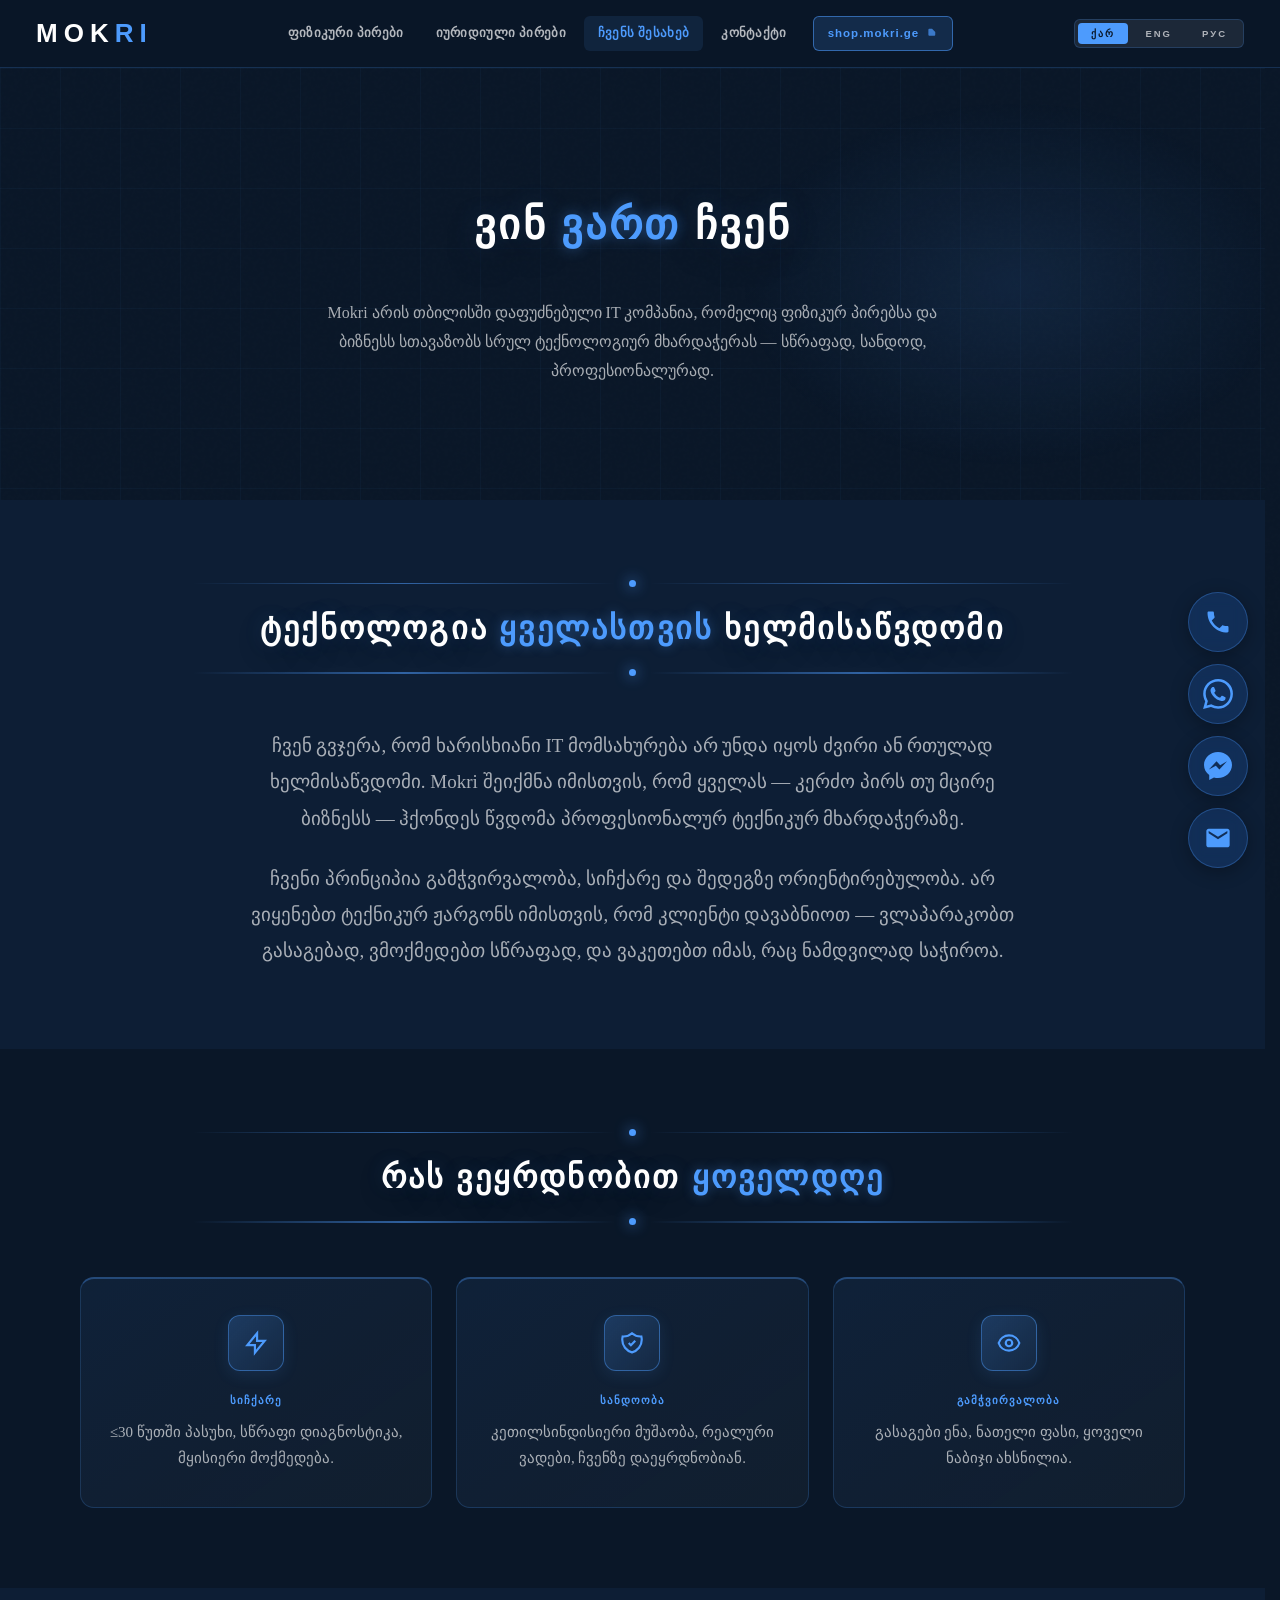
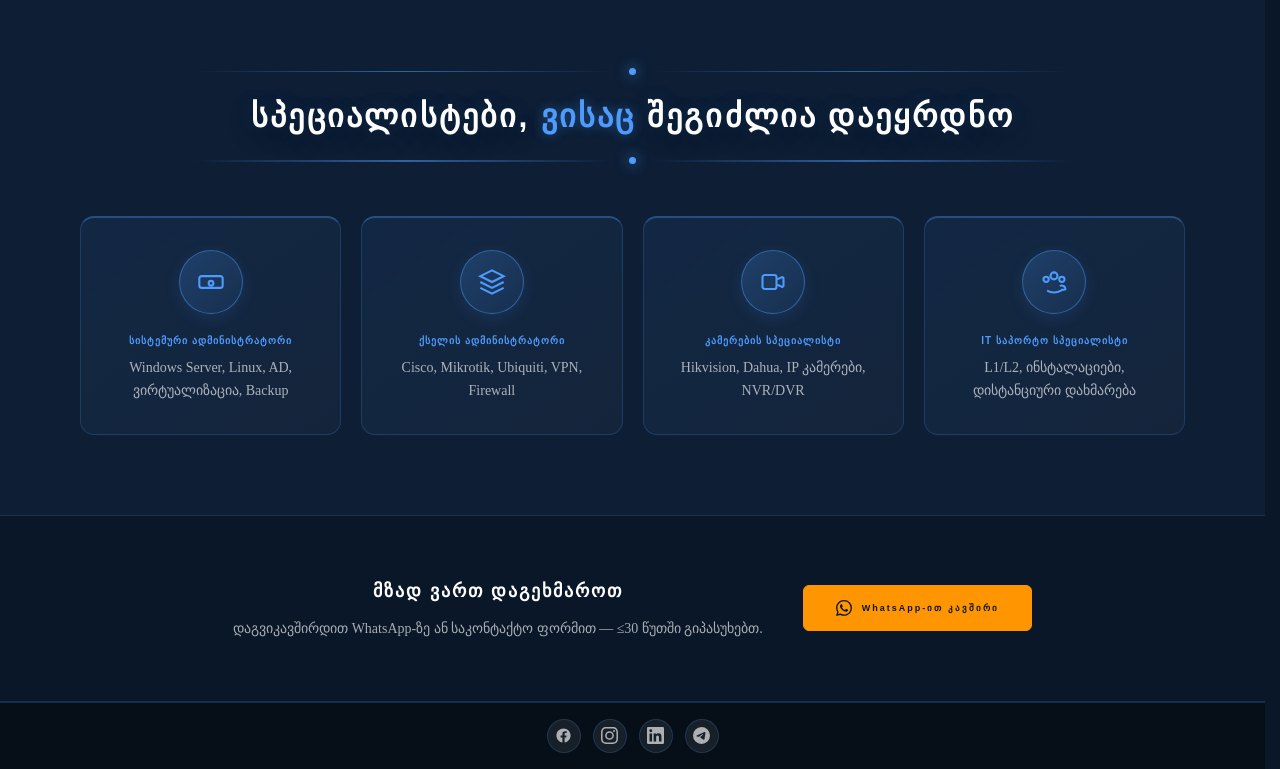
<file: about.html>
<!DOCTYPE html>
<html lang="ka">
<head>
<meta charset="UTF-8">
<meta name="viewport" content="width=device-width, initial-scale=1.0">
<meta http-equiv="Content-Security-Policy" content="default-src 'self'; style-src 'self' 'unsafe-inline' https://fonts.googleapis.com; font-src https://fonts.gstatic.com; img-src 'self' data: https:; script-src 'self' 'unsafe-inline'; connect-src 'none'; object-src 'none'; base-uri 'self'; form-action 'self';">
<meta http-equiv="X-Content-Type-Options" content="nosniff">
<meta http-equiv="X-Frame-Options" content="SAMEORIGIN">
<meta http-equiv="Referrer-Policy" content="strict-origin-when-cross-origin">
<meta http-equiv="Permissions-Policy" content="camera=(), microphone=(), geolocation=(), payment=()">
<meta name="robots" content="index, follow">
<link rel="icon" type="image/svg+xml" href="favicon.svg">
<title>ჩვენს შესახებ — MOKRI IT</title>
<link href="https://fonts.googleapis.com/css2?family=Orbitron:wght@400;700;900&family=EB+Garamond:ital,wght@0,400;0,500;0,600;0,700;1,400&family=Noto+Sans+Georgian:wght@300;400;600;700&display=swap" rel="stylesheet">
<style>
  :root {
    --bg: #0A1728;
    --bg2: #0d1e35;
    --bg3: #0f2240;
    --navy: #1A3B6C;
    --blue: #4D9BFD;
    --blue-dim: rgba(77,155,253,0.15);
    --blue-glow: rgba(77,155,253,0.35);
    --white: #FEFEFE;
    --white-dim: rgba(254,254,254,0.65);
    --white-faint: rgba(254,254,254,0.08);
    --border: rgba(77,155,253,0.2);
  }

  * { margin:0; padding:0; box-sizing:border-box; }
  html { scroll-behavior: smooth; scrollbar-gutter: stable; }

  body {
    background: var(--bg);
    color: var(--white);
    font-family: 'EB Garamond', Georgia, serif;
    overflow-x: hidden;
    line-height: 1.7;
    padding-top: 68px;
  }

  body::before {
    content:'';
    position:fixed; inset:0;
    background-image: url("data:image/svg+xml,%3Csvg viewBox='0 0 256 256' xmlns='http://www.w3.org/2000/svg'%3E%3Cfilter id='n'%3E%3CfeTurbulence type='fractalNoise' baseFrequency='0.9' numOctaves='4' stitchTiles='stitch'/%3E%3C/filter%3E%3Crect width='100%25' height='100%25' filter='url(%23n)' opacity='0.04'/%3E%3C/svg%3E");
    pointer-events:none; z-index:0; opacity:.35;
  }

  /* ——— HEADER ——— */
  .lang-bar {
    position: fixed; top:0; right:0; left:0; z-index:1000;
    display: grid;
    grid-template-columns: auto 1fr auto;
    align-items: center;
    gap: 24px;
    padding: 0 36px;
    height: 68px;
    background: rgba(10,23,40,0.95);
    backdrop-filter: blur(18px) saturate(180%);
    -webkit-backdrop-filter: blur(18px) saturate(180%);
    border-bottom: 1px solid var(--border);
  }

  .lang-bar-logo {
    font-family: 'Orbitron', sans-serif;
    font-weight: 900;
    font-size: 26px;
    letter-spacing: 6px;
    color: var(--white);
    text-decoration: none;
    white-space: nowrap;
    transition: opacity 0.2s;
  }
  .lang-bar-logo:hover { opacity: 0.8; }
  .lang-bar-logo span { color: var(--blue); }

  .header-nav {
    display: flex; justify-content: center;
    align-items: center; gap: 4px;
  }

  .header-nav-link {
    position: relative; padding: 7px 14px;
    font-family: 'Noto Sans Georgian', sans-serif;
    font-size: 12.5px; font-weight: 600;
    letter-spacing: 0.3px;
    color: rgba(254,254,254,0.7);
    text-decoration: none; border-radius: 6px;
    transition: all 0.22s ease; white-space: nowrap;
  }
  .header-nav-link::after {
    content:''; position:absolute; bottom:3px; left:50%;
    transform: translateX(-50%) scaleX(0);
    width:60%; height:1.5px; background: var(--blue);
    border-radius:2px; transition: transform 0.22s ease;
  }
  .header-nav-link:hover { color:var(--white); background:rgba(77,155,253,0.08); }
  .header-nav-link:hover::after { transform: translateX(-50%) scaleX(1); }
  .header-nav-link.active { color:var(--blue); background:rgba(77,155,253,0.1); }
  .header-nav-link.shop-link {
    color:var(--blue); background:rgba(77,155,253,0.16); border:1px solid rgba(77,155,253,0.55);
    margin-left:8px; font-size:11.5px; letter-spacing:1px; font-weight:700;
  }
  .header-nav-link.shop-link:hover { background:var(--blue); color:var(--bg); box-shadow:0 0 18px var(--blue-glow); }
  .header-nav-link.shop-link::after { display:none; }

  .lang-switcher {
    display:flex; gap:4px;
    background:var(--white-faint); border:1px solid var(--border);
    border-radius:6px; padding:3px;
  }
  .lang-btn {
    padding:5px 13px;
    font-family:'Orbitron',sans-serif; font-size:9.5px; font-weight:700;
    letter-spacing:2px; border:none; background:transparent;
    color:var(--white-dim); border-radius:4px; cursor:pointer; transition:all 0.25s;
  }
  .lang-btn.active { background:var(--blue); color:var(--bg); }

  .nav-toggle {
    display: none;
    width: 40px;
    height: 40px;
    align-items: center;
    justify-content: center;
    background: transparent;
    border: 1px solid var(--border);
    border-radius: 6px;
    cursor: pointer;
    color: var(--white);
    transition: background 0.2s, border-color 0.2s;
  }
  .nav-toggle:hover { background: rgba(77,155,253,0.1); border-color: var(--blue); }
  .nav-toggle svg { width: 20px; height: 20px; }
  .nav-toggle .icon-close { display: none; }
  .nav-toggle[aria-expanded="true"] .icon-open { display: none; }
  .nav-toggle[aria-expanded="true"] .icon-close { display: block; }

  @media(max-width:860px) {
    .header-nav { gap: 2px; }
    .header-nav-link { padding: 6px 9px; font-size: 11px; }
    .header-nav-link.shop-link { margin-left: 4px; }
  }

  @media(max-width:900px) {
    .lang-bar { grid-template-columns: auto 1fr auto auto; }
    .header-nav {
      position: fixed;
      top: 68px;
      left: 0;
      right: 0;
      flex-direction: column;
      align-items: stretch;
      gap: 4px;
      padding: 16px 20px 24px;
      background: rgba(10,23,40,0.98);
      backdrop-filter: blur(20px) saturate(180%);
      -webkit-backdrop-filter: blur(20px) saturate(180%);
      border-bottom: 1px solid var(--border);
      transform: translateY(-100%);
      opacity: 0;
      pointer-events: none;
      transition: transform 0.3s ease, opacity 0.3s ease;
      max-height: calc(100dvh - 68px);
      overflow-y: auto;
      z-index: 999;
    }
    .lang-bar.is-open .header-nav {
      transform: translateY(0);
      opacity: 1;
      pointer-events: auto;
    }
    .header-nav-link {
      padding: 12px 14px;
      font-size: 14px;
      text-align: left;
      border-radius: 8px;
    }
    .header-nav-link::after { display: none; }
    .header-nav-link.shop-link { margin-left: 0; margin-top: 6px; text-align: center; }
    .nav-toggle { display: inline-flex; }
    .nav-backdrop {
      position: fixed;
      inset: 68px 0 0 0;
      background: rgba(0,0,0,0.5);
      opacity: 0;
      pointer-events: none;
      transition: opacity 0.3s ease;
      z-index: 998;
    }
    .lang-bar.is-open ~ .nav-backdrop { opacity: 1; pointer-events: auto; }
  }

  @media(max-width:480px) {
    .lang-bar { padding: 0 14px; gap: 8px; }
    .lang-bar-logo { font-size: 20px; letter-spacing: 4px; }
    .lang-btn { padding: 5px 9px; font-size: 9px; letter-spacing: 1.4px; }
  }

  /* ——— HERO ——— */
  .hero {
    position:relative; min-height:48vh;
    display:flex; flex-direction:column;
    justify-content:center; align-items:center;
    text-align:center;
    padding: 80px 80px 60px;
    overflow:hidden;
  }

  .hero::before {
    content:'';
    position:absolute; inset:0;
    background:
      linear-gradient(rgba(77,155,253,0.04) 1px, transparent 1px),
      linear-gradient(90deg, rgba(77,155,253,0.04) 1px, transparent 1px);
    background-size: 60px 60px;
  }

  .hero-glow {
    position:absolute; width:600px; height:400px;
    background: radial-gradient(ellipse, rgba(77,155,253,0.1) 0%, transparent 65%);
    top:50%; right:-50px; transform:translateY(-50%);
    pointer-events:none;
  }

  .hero-eyebrow {
    position:relative;
    font-family:'Orbitron',sans-serif; font-size:12px;
    font-weight:700; letter-spacing:4px; color:var(--blue);
    text-transform:uppercase; margin-bottom:20px;
    display:flex; align-items:center; gap:12px;
    justify-content:center;
  }
  .hero-eyebrow::before { content:''; width:32px; height:1px; background:var(--blue); }
  .hero-eyebrow::after  { content:''; width:32px; height:1px; background:var(--blue); }

  .hero-title {
    position:relative;
    font-family:'Orbitron',sans-serif; font-weight:900;
    font-size: clamp(22px, 3.5vw, 42px);
    letter-spacing:2.4px; line-height:1.08;
    margin: 0;
    text-align:center;
    text-shadow: 0 0 24px rgba(77,155,253,0.16), 0 10px 30px rgba(0,0,0,0.35);
    display:block;
    width: fit-content;
    margin-left: auto;
    margin-right: auto;
    padding: 0 12px;
  }
  .hero-title > span { color:var(--white); }
  .hero-title > span > span { color:var(--blue); text-shadow: 0 0 14px rgba(77,155,253,0.45); }

  .hero-desc {
    position:relative; max-width:640px;
    font-size:16px; color:var(--white-dim);
    line-height:1.8;
    font-family:'EB Garamond',Georgia,serif;
    margin-left:auto; margin-right:auto;
  }

  /* ——— SECTIONS ——— */
  .section-eyebrow {
    font-family:'Orbitron',sans-serif; font-size:12px;
    font-weight:700; letter-spacing:4px; color:var(--blue);
    text-transform:uppercase; margin-bottom:16px;
    display:flex; align-items:center; gap:12px;
    justify-content:center;
  }
  .section-eyebrow::before { content:''; width:32px; height:1px; background:var(--blue); }
  .section-eyebrow::after  { content:''; width:32px; height:1px; background:var(--blue); }

  .section-title {
    position:relative;
    font-family:'Orbitron',sans-serif; font-weight:900;
    font-size:clamp(20px, 2.8vw, 32px); letter-spacing:2.2px;
    margin: 0; line-height:1.2;
    text-align:center;
    text-transform:none;
    text-shadow: 0 0 20px rgba(77,155,253,0.14), 0 8px 24px rgba(0,0,0,0.3);
    display:block;
    width: fit-content;
    margin-left: auto;
    margin-right: auto;
    padding: 0 16px;
  }
  .section-title > span { color:var(--white); }
  .section-title > span > span { color:var(--blue); text-shadow: 0 0 12px rgba(77,155,253,0.4); }

  /* Section divider — line · dot · line (same style as splash) */
  .section-title-wrap {
    display: flex;
    flex-direction: column;
    align-items: center;
    gap: 22px;
    margin-bottom: 52px;
  }
  .section-divider {
    display: flex;
    align-items: center;
    justify-content: center;
    gap: 14px;
    width: 100%;
    max-width: 880px;
  }
  .section-divider-line {
    flex: 1;
    height: 1.5px;
    background: linear-gradient(90deg, transparent, rgba(77,155,253,0.55), transparent);
  }
  .section-divider-dot {
    width: 7px;
    height: 7px;
    border-radius: 50%;
    background: var(--blue);
    box-shadow: 0 0 14px rgba(77,155,253,0.95);
    flex-shrink: 0;
  }

  /* ——— MISSION ——— */
  .mission { position:relative; z-index:1; background:var(--bg2); padding:80px 80px; text-align:center; }
  .mission-content { max-width:780px; margin:0 auto; }
  .mission-text { font-family:'EB Garamond',Georgia,serif; font-size:19px; color:var(--white-dim); line-height:1.9; margin-bottom:24px; }
  .mission-text:last-child { margin-bottom:0; }

  /* ——— VALUES ——— */
  .values { position:relative; z-index:1; background:var(--bg); padding:80px 80px; text-align:center; }
  .values-grid { display:grid; grid-template-columns:repeat(3,1fr); gap:24px; text-align:left; }
  @media(max-width:800px){ .values-grid { grid-template-columns:1fr 1fr; } }
  @media(max-width:520px){ .values-grid { grid-template-columns:1fr; } .hero,.mission,.values,.team-section,.cta-section { padding-left:24px; padding-right:24px; } }

  .val-card {
    position:relative; overflow:hidden; isolation:isolate;
    background: linear-gradient(145deg, rgba(77,155,253,0.08) 0%, rgba(254,254,254,0.03) 100%);
    border:1px solid var(--border);
    border-top:2px solid rgba(77,155,253,0.35);
    border-radius:14px; padding:36px 28px;
    text-align:center;
    opacity:0; transform:translateY(20px);
    transition: opacity 0.5s ease, transform 0.5s ease, border-color 0.3s, box-shadow 0.3s;
  }
  .val-card::after {
    content:''; position:absolute; inset:0;
    background: radial-gradient(ellipse 80% 60% at 50% 0%, rgba(77,155,253,0.14), transparent 70%);
    opacity:0; transition: opacity 0.5s ease; pointer-events:none; z-index:-1;
  }
  .val-card:hover {
    border-color:rgba(77,155,253,0.55);
    border-top-color:var(--blue);
    box-shadow:0 10px 40px rgba(77,155,253,0.14);
    transform:translateY(-4px) !important;
  }
  .val-card:hover::after { opacity:1; }
  .val-icon {
    width:56px; height:56px;
    background: linear-gradient(135deg, rgba(77,155,253,0.22) 0%, rgba(77,155,253,0.08) 100%);
    border:1px solid rgba(77,155,253,0.45);
    border-radius:12px;
    display:flex; align-items:center; justify-content:center;
    margin:0 auto 20px;
    box-shadow: 0 4px 16px rgba(77,155,253,0.12);
  }
  .val-icon svg { width:26px; height:26px; fill:none; stroke:var(--blue); stroke-width:2; }
  .val-title { font-family:'Orbitron',sans-serif; font-size:11px; font-weight:700; letter-spacing:1px; color:var(--blue); margin-bottom:10px; text-transform:uppercase; }
  .val-desc { font-family:'EB Garamond',Georgia,serif; font-size:15px; color:var(--white-dim); line-height:1.7; }

  /* ——— TEAM ——— */
  .team-section { position:relative; z-index:1; background:var(--bg2); padding:80px 80px; text-align:center; }
  .team-grid { display:grid; grid-template-columns:repeat(4,1fr); gap:20px; text-align:left; }
  @media(max-width:900px){ .team-grid { grid-template-columns:1fr 1fr; } }
  @media(max-width:520px){ .team-grid { grid-template-columns:1fr; } }

  .t-card {
    position:relative; overflow:hidden; isolation:isolate;
    background: linear-gradient(145deg, rgba(77,155,253,0.08) 0%, rgba(254,254,254,0.03) 100%);
    border:1px solid var(--border);
    border-top:2px solid rgba(77,155,253,0.35);
    border-radius:14px; padding:32px 20px;
    text-align:center;
    opacity:0; transform:translateY(20px);
    transition: opacity 0.5s ease, transform 0.5s ease, border-color 0.3s, box-shadow 0.3s;
  }
  .t-card::after {
    content:''; position:absolute; inset:0;
    background: radial-gradient(ellipse 80% 60% at 50% 0%, rgba(77,155,253,0.14), transparent 70%);
    opacity:0; transition: opacity 0.5s ease; pointer-events:none; z-index:-1;
  }
  .t-card:hover {
    border-color:rgba(77,155,253,0.55);
    border-top-color:var(--blue);
    box-shadow:0 10px 40px rgba(77,155,253,0.14);
    transform:translateY(-4px) !important;
  }
  .t-card:hover::after { opacity:1; }
  .t-avatar {
    width:64px; height:64px;
    background: linear-gradient(135deg, rgba(77,155,253,0.22) 0%, rgba(77,155,253,0.08) 100%);
    border:1px solid rgba(77,155,253,0.45);
    border-radius:50%; margin:0 auto 18px;
    display:flex; align-items:center; justify-content:center;
    box-shadow: 0 4px 16px rgba(77,155,253,0.12);
  }
  .t-avatar svg { width:28px; height:28px; fill:none; stroke:var(--blue); stroke-width:1.8; }
  .t-role { font-family:'Orbitron',sans-serif; font-size:10px; font-weight:700; letter-spacing:1px; color:var(--blue); margin-bottom:8px; text-transform:uppercase; }
  .t-desc { font-family:'EB Garamond',Georgia,serif; font-size:14px; color:var(--white-dim); line-height:1.6; }

  /* ——— CTA ——— */
  .cta-section {
    position:relative; z-index:1; background:var(--bg);
    padding:60px 80px;
    border-top:1px solid var(--border);
    border-bottom:1px solid var(--border);
  }
  .cta-inner {
    max-width:1040px; margin:0 auto;
    display:flex; align-items:center; justify-content:center;
    gap:40px; flex-wrap:wrap;
    text-align:center;
  }
  .cta-text-block h3 {
    font-family:'Orbitron',sans-serif; font-size:18px; font-weight:900;
    letter-spacing:2px; margin-bottom:10px;
  }
  .cta-text-block p { font-size:14px; color:var(--white-dim); font-family:'EB Garamond',Georgia,serif; }

  .btn-primary {
    position:relative;
    display:inline-flex; align-items:center; gap:10px;
    padding:14px 32px; background:#FF9500; color:var(--bg);
    font-family:'Orbitron',sans-serif; font-size:9px;
    font-weight:700; letter-spacing:2px; border-radius:6px;
    text-decoration:none; border:1px solid #FF9500;
    overflow:hidden; isolation:isolate;
    box-shadow:0 0 0 0 rgba(255,149,0,0);
    transition: box-shadow 0.5s cubic-bezier(0.32,0.72,0,1), transform 0.25s cubic-bezier(0.22,1,0.36,1);
  }
  .btn-primary::before {
    content:''; position:absolute; inset:0;
    background: linear-gradient(110deg, transparent 25%, rgba(255,255,255,0.5) 50%, transparent 75%);
    transform: translateX(-110%);
    transition: transform 0.7s cubic-bezier(0.32,0.72,0,1);
    pointer-events:none; z-index:0;
  }
  .btn-primary > svg, .btn-primary > span {
    position:relative; z-index:1;
    transition: transform 0.3s cubic-bezier(0.22,1,0.36,1);
  }
  .btn-primary:hover { box-shadow:0 0 24px rgba(255,149,0,0.55), 0 0 0 3px rgba(255,149,0,0.14); }
  .btn-primary:hover::before { transform: translateX(110%); }
  .btn-primary:hover > svg { transform: rotate(-12deg) scale(1.08); }
  .btn-primary:active { transform: scale(0.96); }

  /* ——— FOOTER ——— */
  footer {
    background: rgba(0,0,0,0.4);
    border-top: 1px solid var(--border);
    padding: 12px 40px;
    text-align: center;
    flex-shrink: 0;
    display: flex;
    flex-direction: column;
    align-items: center;
    justify-content: center;
    gap: 8px;
  }

  .footer-copy {
    font-size: 11px;
    color: var(--white-dim);
    opacity: 0.5;
    margin: 0;
    text-align: center;
  }
  .footer-social {
    display: flex;
    gap: 12px;
    flex-wrap: wrap;
    justify-content: center;
    margin: 4px 0;
  }
  .footer-social a {
    display: flex;
    align-items: center;
    justify-content: center;
    width: 34px;
    height: 34px;
    border-radius: 50%;
    background: rgba(255,255,255,0.07);
    border: 1px solid var(--border);
    color: var(--white-dim);
    transition: background 0.2s, color 0.2s, border-color 0.2s;
    text-decoration: none;
  }
  .footer-social a:hover { background: var(--blue); border-color: var(--blue); color: #fff; }
  .footer-social svg { width: 17px; height: 17px; fill: currentColor; }
  [data-lang] { display:none; }
  [data-lang].active { display:block; }

  /* ——— FLOATING CONTACT BUTTONS ——— */
  .float-btn {
    position: fixed;
    right: 32px;
    width: 60px;
    height: 60px;
    border-radius: 50%;
    display: flex;
    align-items: center;
    justify-content: center;
    z-index: 999;
    text-decoration: none;
    background: rgba(26,59,108,0.55);
    border: 1px solid rgba(77,155,253,0.3);
    backdrop-filter: blur(8px) saturate(140%);
    -webkit-backdrop-filter: blur(8px) saturate(140%);
    box-shadow: 0 4px 18px rgba(0,0,0,0.3);
    color: var(--blue);
    transition: transform 0.25s ease, background 0.3s ease, border-color 0.3s ease, box-shadow 0.3s ease, color 0.3s ease;
  }
  .float-btn:hover { transform: scale(1.1); color: #FEFEFE; }
  .float-btn svg { fill: currentColor; transition: fill 0.3s ease; }

  .call-float { bottom: 248px; }
  .call-float:hover { background: #FF9500; border-color: #FF9500; box-shadow: 0 8px 32px rgba(255,149,0,0.55); }
  .call-float svg { width: 28px; height: 28px; }

  .wa-float { bottom: 176px; }
  .wa-float:hover { background: #25d366; border-color: #25d366; box-shadow: 0 8px 32px rgba(37,211,102,0.55); }
  .wa-float svg { width: 30px; height: 30px; }

  .msng-float { bottom: 104px; }
  .msng-float:hover { background: #0084FF; border-color: #0084FF; box-shadow: 0 8px 32px rgba(0,132,255,0.55); }
  .msng-float svg { width: 28px; height: 28px; }

  .email-float { bottom: 32px; }
  .email-float:hover { background: #4D9BFD; border-color: #4D9BFD; box-shadow: 0 8px 32px rgba(77,155,253,0.55); }
  .email-float svg { width: 28px; height: 28px; }

  @media (max-width: 660px) {
    .float-btn { width: 50px; height: 50px; right: 16px; }
    .wa-float { bottom: 138px; }
    .msng-float { bottom: 78px; }
    .email-float { bottom: 18px; }
    .call-float { bottom: 198px; }
    .wa-float svg { width: 26px; height: 26px; }
    .msng-float svg, .email-float svg, .call-float svg { width: 24px; height: 24px; }
  }
  @media (max-height: 600px) {
    .float-btn { width: 44px; height: 44px; }
    .wa-float { bottom: 116px; }
    .msng-float { bottom: 64px; }
    .email-float { bottom: 12px; }
    .call-float { bottom: 168px; }
    .wa-float svg { width: 22px; height: 22px; }
    .msng-float svg, .email-float svg, .call-float svg { width: 20px; height: 20px; }
  }
</style>
<link rel="stylesheet" href="responsive.css">
</head>
<body>

<!-- HEADER -->
<header class="lang-bar" id="langBar">
  <a href="index.html" class="lang-bar-logo" aria-label="MOKRI - მთავარი">MOK<span>RI</span></a>
  <nav class="header-nav" id="mainNav" aria-label="მთავარი ნავიგაცია">
    <a href="individuals.html" class="header-nav-link" data-nav="individuals"><span data-lang="ka" class="active">ფიზიკური პირები</span><span data-lang="en">Individuals</span><span data-lang="ru">Частные Лица</span></a>
    <a href="business.html" class="header-nav-link" data-nav="business"><span data-lang="ka" class="active">იურიდიული პირები</span><span data-lang="en">Business</span><span data-lang="ru">Бизнес</span></a>
    <a href="about.html" class="header-nav-link" data-nav="about"><span data-lang="ka" class="active">ჩვენს შესახებ</span><span data-lang="en">About Us</span><span data-lang="ru">О Нас</span></a>
    <a href="contact.html" class="header-nav-link" data-nav="contact"><span data-lang="ka" class="active">კონტაქტი</span><span data-lang="en">Contact</span><span data-lang="ru">Контакты</span></a>
    <a href="https://shop.mokri.ge" target="_blank" rel="noopener noreferrer" class="header-nav-link shop-link" aria-label="Mokri Online Shop">
      <span>shop.mokri.ge</span>
      <svg width="11" height="11" viewBox="0 0 24 24" fill="currentColor" style="margin-left:4px;opacity:0.7"><path d="M18 13v6a2 2 0 01-2 2H5a2 2 0 01-2-2V8a2 2 0 012-2h6M15 3h6m0 0v6m0-6L10 14"/></svg>
    </a>
  </nav>
  <div class="lang-switcher" role="group" aria-label="ენის არჩევა">
    <button class="lang-btn active" type="button" data-lang-set="ka" aria-label="ქართული" aria-pressed="true">ქარ</button>
    <button class="lang-btn" type="button" data-lang-set="en" aria-label="English" aria-pressed="false">ENG</button>
    <button class="lang-btn" type="button" data-lang-set="ru" aria-label="Русский" aria-pressed="false">РУС</button>
  </div>
  <button class="nav-toggle" type="button" id="navToggle" aria-controls="mainNav" aria-expanded="false" aria-label="მენიუ">
    <svg class="icon-open" viewBox="0 0 24 24" fill="none" stroke="currentColor" stroke-width="2" stroke-linecap="round" stroke-linejoin="round" aria-hidden="true" focusable="false">
      <line x1="3" y1="6" x2="21" y2="6"/>
      <line x1="3" y1="12" x2="21" y2="12"/>
      <line x1="3" y1="18" x2="21" y2="18"/>
    </svg>
    <svg class="icon-close" viewBox="0 0 24 24" fill="none" stroke="currentColor" stroke-width="2" stroke-linecap="round" stroke-linejoin="round" aria-hidden="true" focusable="false">
      <line x1="18" y1="6" x2="6" y2="18"/>
      <line x1="6" y1="6" x2="18" y2="18"/>
    </svg>
  </button>
</header>
<div class="nav-backdrop" id="navBackdrop" aria-hidden="true"></div>

<!-- ——— FLOATING CALL ——— -->
<a href="tel:+995555555555" class="float-btn call-float" title="Call" aria-label="Call +995 555 55 55 55">
  <svg viewBox="0 0 24 24" xmlns="http://www.w3.org/2000/svg" aria-hidden="true" focusable="false">
    <path d="M6.62 10.79c1.44 2.83 3.76 5.14 6.59 6.59l2.2-2.2c.27-.27.67-.36 1.02-.24 1.12.37 2.33.57 3.57.57.55 0 1 .45 1 1V20c0 .55-.45 1-1 1-9.39 0-17-7.61-17-17 0-.55.45-1 1-1h3.5c.55 0 1 .45 1 1 0 1.25.2 2.45.57 3.57.11.35.03.74-.25 1.02l-2.2 2.2z"/>
  </svg>
</a>

<!-- ——— FLOATING WHATSAPP ——— -->
<a href="https://wa.me/995555555555" target="_blank" rel="noopener noreferrer" class="float-btn wa-float" title="WhatsApp" aria-label="WhatsApp">
  <svg viewBox="0 0 24 24" xmlns="http://www.w3.org/2000/svg" aria-hidden="true" focusable="false">
    <path d="M17.472 14.382c-.297-.149-1.758-.867-2.03-.967-.273-.099-.471-.148-.67.15-.197.297-.767.966-.94 1.164-.173.199-.347.223-.644.075-.297-.15-1.255-.463-2.39-1.475-.883-.788-1.48-1.761-1.653-2.059-.173-.297-.018-.458.13-.606.134-.133.298-.347.446-.52.149-.174.198-.298.298-.497.099-.198.05-.371-.025-.52-.075-.149-.669-1.612-.916-2.207-.242-.579-.487-.5-.669-.51-.173-.008-.371-.01-.57-.01-.198 0-.52.074-.792.372-.272.297-1.04 1.016-1.04 2.479 0 1.462 1.065 2.875 1.213 3.074.149.198 2.096 3.2 5.077 4.487.709.306 1.262.489 1.694.625.712.227 1.36.195 1.871.118.571-.085 1.758-.719 2.006-1.413.248-.694.248-1.289.173-1.413-.074-.124-.272-.198-.57-.347m-5.421 7.403h-.004a9.87 9.87 0 01-5.031-1.378l-.361-.214-3.741.982.998-3.648-.235-.374a9.86 9.86 0 01-1.51-5.26c.001-5.45 4.436-9.884 9.888-9.884 2.64 0 5.122 1.03 6.988 2.898a9.825 9.825 0 012.893 6.994c-.003 5.45-4.437 9.884-9.885 9.884m8.413-18.297A11.815 11.815 0 0012.05 0C5.495 0 .16 5.335.157 11.892c0 2.096.547 4.142 1.588 5.945L.057 24l6.305-1.654a11.882 11.882 0 005.683 1.448h.005c6.554 0 11.89-5.335 11.893-11.893a11.821 11.821 0 00-3.48-8.413z"/>
  </svg>
</a>

<!-- ——— FLOATING MESSENGER ——— -->
<a href="https://m.me/mokri" target="_blank" rel="noopener noreferrer" class="float-btn msng-float" title="Messenger" aria-label="Messenger">
  <svg viewBox="0 0 24 24" xmlns="http://www.w3.org/2000/svg" aria-hidden="true" focusable="false">
    <path d="M12 0C5.373 0 0 4.974 0 11.111c0 3.498 1.744 6.617 4.472 8.652V24l4.086-2.242c1.09.301 2.246.464 3.442.464 6.627 0 12-4.974 12-11.111S18.627 0 12 0zm1.193 14.963l-3.056-3.259-5.963 3.259 6.559-6.963 3.13 3.259 5.889-3.259-6.559 6.963z"/>
  </svg>
</a>

<!-- ——— FLOATING EMAIL ——— -->
<a href="mailto:info@mokri.ge" class="float-btn email-float" title="Email" aria-label="Email">
  <svg viewBox="0 0 24 24" xmlns="http://www.w3.org/2000/svg" aria-hidden="true" focusable="false">
    <path d="M20 4H4c-1.1 0-2 .9-2 2v12c0 1.1.9 2 2 2h16c1.1 0 2-.9 2-2V6c0-1.1-.9-2-2-2zm0 4l-8 5-8-5V6l8 5 8-5v2z"/>
  </svg>
</a>

<!-- HERO -->
<section class="hero">
  <div class="hero-glow"></div>
  <div class="section-title-wrap">
    <h1 class="hero-title">
      <span data-lang="ka" class="active">ვინ <span>ვართ</span> ჩვენ</span>
      <span data-lang="en">Who <span>We</span> Are</span>
      <span data-lang="ru">Кто <span>мы</span></span>
    </h1>
  </div>
  <p class="hero-desc">
    <span data-lang="ka" class="active">Mokri არის თბილისში დაფუძნებული IT კომპანია, რომელიც ფიზიკურ პირებსა და ბიზნესს სთავაზობს სრულ ტექნოლოგიურ მხარდაჭერას — სწრაფად, სანდოდ, პროფესიონალურად.</span>
    <span data-lang="en">Mokri is a Tbilisi-based IT company offering comprehensive technology support for individuals and businesses — fast, reliable, professional.</span>
    <span data-lang="ru">Mokri — IT-компания в Тбилиси, предлагающая полную техническую поддержку для частных лиц и бизнеса — быстро, надёжно, профессионально.</span>
  </p>
</section>

<!-- MISSION -->
<section class="mission">
  <div class="section-title-wrap">
    <div class="section-divider" aria-hidden="true">
      <span class="section-divider-line"></span>
      <span class="section-divider-dot"></span>
      <span class="section-divider-line"></span>
    </div>
    <h2 class="section-title"><span data-lang="ka" class="active">ტექნოლოგია <span>ყველასთვის</span> ხელმისაწვდომი</span><span data-lang="en">Technology <span>Accessible</span> to Everyone</span><span data-lang="ru">Технологии <span>доступные</span> каждому</span></h2>
    <div class="section-divider" aria-hidden="true">
      <span class="section-divider-line"></span>
      <span class="section-divider-dot"></span>
      <span class="section-divider-line"></span>
    </div>
  </div>
  <div class="mission-content">
    <p class="mission-text">
      <span data-lang="ka" class="active">ჩვენ გვჯერა, რომ ხარისხიანი IT მომსახურება არ უნდა იყოს ძვირი ან რთულად ხელმისაწვდომი. Mokri შეიქმნა იმისთვის, რომ ყველას — კერძო პირს თუ მცირე ბიზნესს — ჰქონდეს წვდომა პროფესიონალურ ტექნიკურ მხარდაჭერაზე.</span>
      <span data-lang="en">We believe quality IT service shouldn't be expensive or hard to access. Mokri was created so that everyone — individuals and small businesses alike — can access professional technical support.</span>
      <span data-lang="ru">Мы верим, что качественное IT-обслуживание не должно быть дорогим или труднодоступным. Mokri создан для того, чтобы каждый — частное лицо или малый бизнес — имел доступ к профессиональной технической поддержке.</span>
    </p>
    <p class="mission-text">
      <span data-lang="ka" class="active">ჩვენი პრინციპია გამჭვირვალობა, სიჩქარე და შედეგზე ორიენტირებულობა. არ ვიყენებთ ტექნიკურ ჟარგონს იმისთვის, რომ კლიენტი დავაბნიოთ — ვლაპარაკობთ გასაგებად, ვმოქმედებთ სწრაფად, და ვაკეთებთ იმას, რაც ნამდვილად საჭიროა.</span>
      <span data-lang="en">Our principles are transparency, speed, and results. We don't use technical jargon to confuse — we speak clearly, act fast, and do what's truly needed.</span>
      <span data-lang="ru">Наши принципы — прозрачность, скорость и ориентация на результат. Мы не используем технический жаргон для запутывания — говорим понятно, действуем быстро и делаем то, что действительно нужно.</span>
    </p>
  </div>
</section>

<!-- VALUES -->
<section class="values">
  <div class="section-title-wrap">
    <div class="section-divider" aria-hidden="true">
      <span class="section-divider-line"></span>
      <span class="section-divider-dot"></span>
      <span class="section-divider-line"></span>
    </div>
    <h2 class="section-title"><span data-lang="ka" class="active">რას ვეყრდნობით <span>ყოველდღე</span></span><span data-lang="en">What Guides Us <span>Every Day</span></span><span data-lang="ru">Чем мы руководствуемся <span>каждый день</span></span></h2>
    <div class="section-divider" aria-hidden="true">
      <span class="section-divider-line"></span>
      <span class="section-divider-dot"></span>
      <span class="section-divider-line"></span>
    </div>
  </div>
  <div class="values-grid">
    <div class="val-card">
      <div class="val-icon"><svg viewBox="0 0 24 24"><path d="M13 10V3L4 14h7v7l9-11h-7z"/></svg></div>
      <div class="val-title"><span data-lang="ka" class="active">სიჩქარე</span><span data-lang="en">Speed</span><span data-lang="ru">Скорость</span></div>
      <p class="val-desc"><span data-lang="ka" class="active">≤30 წუთში პასუხი, სწრაფი დიაგნოსტიკა, მყისიერი მოქმედება.</span><span data-lang="en">≤30min response, fast diagnosis, immediate action.</span><span data-lang="ru">Ответ за ≤30 мин, быстрая диагностика, немедленное действие.</span></p>
    </div>
    <div class="val-card">
      <div class="val-icon"><svg viewBox="0 0 24 24"><path d="M9 12l2 2 4-4m5.618-4.016A11.955 11.955 0 0112 2.944a11.955 11.955 0 01-8.618 3.04A12.02 12.02 0 003 9c0 5.591 3.824 10.29 9 11.622 5.176-1.332 9-6.03 9-11.622 0-1.042-.133-2.052-.382-3.016z"/></svg></div>
      <div class="val-title"><span data-lang="ka" class="active">სანდოობა</span><span data-lang="en">Reliability</span><span data-lang="ru">Надёжность</span></div>
      <p class="val-desc"><span data-lang="ka" class="active">კეთილსინდისიერი მუშაობა, რეალური ვადები, ჩვენზე დაეყრდნობიან.</span><span data-lang="en">Honest work, realistic timelines, dependable results.</span><span data-lang="ru">Честная работа, реальные сроки, надёжный результат.</span></p>
    </div>
    <div class="val-card">
      <div class="val-icon"><svg viewBox="0 0 24 24"><path d="M15 12a3 3 0 11-6 0 3 3 0 016 0z"/><path d="M2.458 12C3.732 7.943 7.523 5 12 5c4.478 0 8.268 2.943 9.542 7-1.274 4.057-5.064 7-9.542 7-4.477 0-8.268-2.943-9.542-7z"/></svg></div>
      <div class="val-title"><span data-lang="ka" class="active">გამჭვირვალობა</span><span data-lang="en">Transparency</span><span data-lang="ru">Прозрачность</span></div>
      <p class="val-desc"><span data-lang="ka" class="active">გასაგები ენა, ნათელი ფასი, ყოველი ნაბიჯი ახსნილია.</span><span data-lang="en">Clear language, transparent pricing, every step explained.</span><span data-lang="ru">Понятный язык, прозрачные цены, каждый шаг объяснён.</span></p>
    </div>
  </div>
</section>

<!-- TEAM -->
<section class="team-section">
  <div class="section-title-wrap">
    <div class="section-divider" aria-hidden="true">
      <span class="section-divider-line"></span>
      <span class="section-divider-dot"></span>
      <span class="section-divider-line"></span>
    </div>
    <h2 class="section-title"><span data-lang="ka" class="active">სპეციალისტები, <span>ვისაც</span> შეგიძლია დაეყრდნო</span><span data-lang="en">Specialists <span>You Can</span> Rely On</span><span data-lang="ru">Специалисты, <span>которым</span> можно доверять</span></h2>
    <div class="section-divider" aria-hidden="true">
      <span class="section-divider-line"></span>
      <span class="section-divider-dot"></span>
      <span class="section-divider-line"></span>
    </div>
  </div>
  <div class="team-grid">
    <div class="t-card">
      <div class="t-avatar"><svg viewBox="0 0 24 24"><path d="M20 7H4a2 2 0 00-2 2v6a2 2 0 002 2h16a2 2 0 002-2V9a2 2 0 00-2-2zm-8 8a2 2 0 110-4 2 2 0 010 4z"/></svg></div>
      <div class="t-role"><span data-lang="ka" class="active">სისტემური ადმინისტრატორი</span><span data-lang="en">System Administrator</span><span data-lang="ru">Системный Администратор</span></div>
      <p class="t-desc"><span data-lang="ka" class="active">Windows Server, Linux, AD, ვირტუალიზაცია, Backup</span><span data-lang="en">Windows Server, Linux, AD, Virtualization, Backup</span><span data-lang="ru">Windows Server, Linux, AD, Виртуализация, Backup</span></p>
    </div>
    <div class="t-card">
      <div class="t-avatar"><svg viewBox="0 0 24 24"><path d="M12 2L2 7l10 5 10-5-10-5zM2 17l10 5 10-5M2 12l10 5 10-5"/></svg></div>
      <div class="t-role"><span data-lang="ka" class="active">ქსელის ადმინისტრატორი</span><span data-lang="en">Network Administrator</span><span data-lang="ru">Сетевой Администратор</span></div>
      <p class="t-desc"><span data-lang="ka" class="active">Cisco, Mikrotik, Ubiquiti, VPN, Firewall</span><span data-lang="en">Cisco, Mikrotik, Ubiquiti, VPN, Firewall</span><span data-lang="ru">Cisco, Mikrotik, Ubiquiti, VPN, Firewall</span></p>
    </div>
    <div class="t-card">
      <div class="t-avatar"><svg viewBox="0 0 24 24"><path d="M15 10l4.553-2.069A1 1 0 0121 8.845v6.31a1 1 0 01-1.447.894L15 14M3 8a2 2 0 012-2h8a2 2 0 012 2v8a2 2 0 01-2 2H5a2 2 0 01-2-2V8z"/></svg></div>
      <div class="t-role"><span data-lang="ka" class="active">კამერების სპეციალისტი</span><span data-lang="en">CCTV Specialist</span><span data-lang="ru">Специалист по Видеонаблюдению</span></div>
      <p class="t-desc"><span data-lang="ka" class="active">Hikvision, Dahua, IP კამერები, NVR/DVR</span><span data-lang="en">Hikvision, Dahua, IP Cameras, NVR/DVR</span><span data-lang="ru">Hikvision, Dahua, IP-камеры, NVR/DVR</span></p>
    </div>
    <div class="t-card">
      <div class="t-avatar"><svg viewBox="0 0 24 24"><path d="M18 18.72a9.094 9.094 0 003.741-.479 3 3 0 00-4.682-2.72m.94 3.198c0 .225-.012.447-.037.666A11.944 11.944 0 0112 21c-2.17 0-4.207-.576-5.963-1.584M15 6.75a3 3 0 11-6 0 3 3 0 016 0zm6 3a2.25 2.25 0 11-4.5 0 2.25 2.25 0 014.5 0zm-13.5 0a2.25 2.25 0 11-4.5 0 2.25 2.25 0 014.5 0z"/></svg></div>
      <div class="t-role"><span data-lang="ka" class="active">IT საპორტო სპეციალისტი</span><span data-lang="en">IT Support Specialist</span><span data-lang="ru">Специалист IT Поддержки</span></div>
      <p class="t-desc"><span data-lang="ka" class="active">L1/L2, ინსტალაციები, დისტანციური დახმარება</span><span data-lang="en">L1/L2, installations, remote assistance</span><span data-lang="ru">L1/L2, установки, удалённая помощь</span></p>
    </div>
  </div>
</section>

<!-- CTA -->
<div class="cta-section">
  <div class="cta-inner">
    <div class="cta-text-block">
      <h3><span data-lang="ka" class="active">მზად ვართ დაგეხმაროთ</span><span data-lang="en">Ready to Help</span><span data-lang="ru">Готовы помочь</span></h3>
      <p><span data-lang="ka" class="active">დაგვიკავშირდით WhatsApp-ზე ან საკონტაქტო ფორმით — ≤30 წუთში გიპასუხებთ.</span><span data-lang="en">Reach out via WhatsApp or contact form — we'll respond in ≤30 minutes.</span><span data-lang="ru">Свяжитесь через WhatsApp или форму — ответим за ≤30 минут.</span></p>
    </div>
    <a href="https://wa.me/995555555555" target="_blank" rel="noopener noreferrer" class="btn-primary">
      <svg width="16" height="16" viewBox="0 0 24 24" fill="currentColor"><path d="M17.472 14.382c-.297-.149-1.758-.867-2.03-.967-.273-.099-.471-.148-.67.15-.197.297-.767.966-.94 1.164-.173.199-.347.223-.644.075-.297-.15-1.255-.463-2.39-1.475-.883-.788-1.48-1.761-1.653-2.059-.173-.297-.018-.458.13-.606.134-.133.298-.347.446-.52.149-.174.198-.298.298-.497.099-.198.05-.371-.025-.52-.075-.149-.669-1.612-.916-2.207-.242-.579-.487-.5-.669-.51-.173-.008-.371-.01-.57-.01-.198 0-.52.074-.792.372-.272.297-1.04 1.016-1.04 2.479 0 1.462 1.065 2.875 1.213 3.074.149.198 2.096 3.2 5.077 4.487.709.306 1.262.489 1.694.625.712.227 1.36.195 1.871.118.571-.085 1.758-.719 2.006-1.413.248-.694.248-1.289.173-1.413-.074-.124-.272-.198-.57-.347m-5.421 7.403h-.004a9.87 9.87 0 01-5.031-1.378l-.361-.214-3.741.982.998-3.648-.235-.374a9.86 9.86 0 01-1.51-5.26c.001-5.45 4.436-9.884 9.888-9.884 2.64 0 5.122 1.03 6.988 2.898a9.825 9.825 0 012.893 6.994c-.003 5.45-4.437 9.884-9.885 9.884m8.413-18.297A11.815 11.815 0 0012.05 0C5.495 0 .16 5.335.157 11.892c0 2.096.547 4.142 1.588 5.945L.057 24l6.305-1.654a11.882 11.882 0 005.683 1.448h.005c6.554 0 11.89-5.335 11.893-11.893a11.821 11.821 0 00-3.48-8.413z"/></svg>
      <span data-lang="ka" class="active">WhatsApp-ით კავშირი</span><span data-lang="en">Chat on WhatsApp</span><span data-lang="ru">Написать в WhatsApp</span>
    </a>
  </div>
</div>

<footer>
  <div class="footer-social">
    <!-- Facebook -->
    <a href="https://facebook.com/mokri" target="_blank" rel="noopener noreferrer" title="Facebook" aria-label="Facebook">
      <svg viewBox="0 0 24 24" xmlns="http://www.w3.org/2000/svg"><path d="M22 12c0-5.523-4.477-10-10-10S2 6.477 2 12c0 4.991 3.657 9.128 8.438 9.878v-6.987H7.898V12h2.54V9.797c0-2.506 1.492-3.89 3.777-3.89 1.094 0 2.238.195 2.238.195v2.46h-1.26c-1.243 0-1.63.771-1.63 1.562V12h2.773l-.443 2.89h-2.33v6.988C18.343 21.128 22 16.991 22 12z"/></svg>
    </a>
    <!-- Instagram -->
    <a href="https://instagram.com/mokri" target="_blank" rel="noopener noreferrer" title="Instagram" aria-label="Instagram">
      <svg viewBox="0 0 24 24" xmlns="http://www.w3.org/2000/svg"><path d="M12 2.163c3.204 0 3.584.012 4.85.07 1.366.062 2.633.326 3.608 1.301.975.975 1.24 2.242 1.301 3.608.058 1.266.07 1.646.07 4.85s-.012 3.584-.07 4.85c-.062 1.366-.326 2.633-1.301 3.608-.975.975-2.242 1.24-3.608 1.301-1.266.058-1.646.07-4.85.07s-3.584-.012-4.85-.07c-1.366-.062-2.633-.326-3.608-1.301-.975-.975-1.24-2.242-1.301-3.608C2.175 15.584 2.163 15.204 2.163 12s.012-3.584.07-4.85c.062-1.366.326-2.633 1.301-3.608C4.509 2.489 5.776 2.225 7.142 2.163 8.408 2.105 8.788 2.163 12 2.163zm0-2.163C8.741 0 8.333.013 7.053.072 5.197.157 3.355.673 2.014 2.014.673 3.355.157 5.197.072 7.053.013 8.333 0 8.741 0 12c0 3.259.013 3.667.072 4.947.085 1.856.601 3.698 1.942 5.039 1.341 1.341 3.183 1.857 5.039 1.942C8.333 23.987 8.741 24 12 24s3.667-.013 4.947-.072c1.856-.085 3.698-.601 5.039-1.942 1.341-1.341 1.857-3.183 1.942-5.039.059-1.28.072-1.688.072-4.947 0-3.259-.013-3.667-.072-4.947-.085-1.856-.601-3.698-1.942-5.039C20.645.673 18.803.157 16.947.072 15.667.013 15.259 0 12 0zm0 5.838a6.162 6.162 0 100 12.324 6.162 6.162 0 000-12.324zM12 16a4 4 0 110-8 4 4 0 010 8zm6.406-11.845a1.44 1.44 0 100 2.881 1.44 1.44 0 000-2.881z"/></svg>
    </a>
    <!-- LinkedIn -->
    <a href="https://linkedin.com/company/mokri" target="_blank" rel="noopener noreferrer" title="LinkedIn" aria-label="LinkedIn">
      <svg viewBox="0 0 24 24" xmlns="http://www.w3.org/2000/svg"><path d="M20.447 20.452h-3.554v-5.569c0-1.328-.027-3.037-1.852-3.037-1.853 0-2.136 1.445-2.136 2.939v5.667H9.351V9h3.414v1.561h.046c.477-.9 1.637-1.85 3.37-1.85 3.601 0 4.267 2.37 4.267 5.455v6.286zM5.337 7.433a2.062 2.062 0 01-2.063-2.065 2.064 2.064 0 112.063 2.065zm1.782 13.019H3.555V9h3.564v11.452zM22.225 0H1.771C.792 0 0 .774 0 1.729v20.542C0 23.227.792 24 1.771 24h20.451C23.2 24 24 23.227 24 22.271V1.729C24 .774 23.2 0 22.222 0h.003z"/></svg>
    </a>
    <!-- Telegram -->
    <a href="https://t.me/mokri" target="_blank" rel="noopener noreferrer" title="Telegram" aria-label="Telegram">
      <svg viewBox="0 0 24 24" xmlns="http://www.w3.org/2000/svg"><path d="M11.944 0A12 12 0 0 0 0 12a12 12 0 0 0 12 12 12 12 0 0 0 12-12A12 12 0 0 0 12 0a12 12 0 0 0-.056 0zm4.962 7.224c.1-.002.321.023.465.14a.506.506 0 0 1 .171.325c.016.093.036.306.02.472-.18 1.898-.962 6.502-1.36 8.627-.168.9-.499 1.201-.82 1.23-.696.065-1.225-.46-1.9-.902-1.056-.693-1.653-1.124-2.678-1.8-1.185-.78-.417-1.21.258-1.91.177-.184 3.247-2.977 3.307-3.23.007-.032.014-.15-.056-.212s-.174-.041-.249-.024c-.106.024-1.793 1.14-5.061 3.345-.48.33-.913.49-1.302.48-.428-.008-1.252-.241-1.865-.44-.752-.245-1.349-.374-1.297-.789.027-.216.325-.437.893-.663 3.498-1.524 5.83-2.529 6.998-3.014 3.332-1.386 4.025-1.627 4.476-1.635z"/></svg>
    </a>
  </div>
</footer>

<script>
'use strict';
(function() {
  var ALLOWED_LANGS = ['ka','en','ru'];
  var currentLang = 'ka';

  function safeGet(key) {
    try { return localStorage.getItem(key); } catch(e) { return null; }
  }
  function safeSet(key, val) {
    try { localStorage.setItem(key, val); } catch(e) {}
  }

  function setLang(lang) {
    if (!ALLOWED_LANGS.includes(lang)) return;
    currentLang = lang;
    document.querySelectorAll('[data-lang]').forEach(function(el) {
      el.classList.toggle('active', el.getAttribute('data-lang') === lang);
    });
    document.querySelectorAll('.lang-btn').forEach(function(btn) {
      var isActive = btn.getAttribute('data-lang-set') === lang;
      btn.classList.toggle('active', isActive);
      btn.setAttribute('aria-pressed', isActive ? 'true' : 'false');
    });
    document.documentElement.lang = lang;
    safeSet('mokri-lang', lang);
  }

  var saved = safeGet('mokri-lang');
  if (saved && ALLOWED_LANGS.includes(saved)) setLang(saved);

  document.addEventListener('click', function(e) {
    var btn = e.target.closest('[data-lang-set]');
    if (!btn) return;
    var lang = btn.getAttribute('data-lang-set');
    if (ALLOWED_LANGS.includes(lang)) setLang(lang);
  });

  /* ——— Highlight active nav link ——— */
  (function() {
    var path = window.location.pathname.split('/').pop();
    var page = (path || 'index').replace(/\.html?$/i, '') || 'index';
    document.querySelectorAll('.header-nav-link[data-nav]').forEach(function(link) {
      if (link.getAttribute('data-nav') === page) link.classList.add('active');
    });
  })();

  /* ——— Mobile nav toggle ——— */
  (function() {
    var bar = document.getElementById('langBar');
    var toggle = document.getElementById('navToggle');
    var nav = document.getElementById('mainNav');
    var backdrop = document.getElementById('navBackdrop');
    if (!bar || !toggle || !nav) return;

    function openNav() {
      bar.classList.add('is-open');
      toggle.setAttribute('aria-expanded', 'true');
      document.body.classList.add('nav-open');
    }
    function closeNav() {
      bar.classList.remove('is-open');
      toggle.setAttribute('aria-expanded', 'false');
      document.body.classList.remove('nav-open');
    }
    function isOpen() { return bar.classList.contains('is-open'); }

    toggle.addEventListener('click', function() {
      if (isOpen()) closeNav(); else openNav();
    });
    if (backdrop) backdrop.addEventListener('click', closeNav);
    nav.addEventListener('click', function(e) {
      if (e.target.closest('a')) closeNav();
    });
    document.addEventListener('keydown', function(e) {
      if (e.key === 'Escape' && isOpen()) closeNav();
    });
    var resizeTimer;
    window.addEventListener('resize', function() {
      clearTimeout(resizeTimer);
      resizeTimer = setTimeout(function() {
        if (window.innerWidth > 900 && isOpen()) closeNav();
      }, 100);
    });
  })();

  /* ——— IntersectionObserver for card animations ——— */
  var obs = new IntersectionObserver(function(entries) {
    entries.forEach(function(e) {
      if (e.isIntersecting) {
        e.target.style.opacity = '1';
        e.target.style.transform = 'translateY(0)';
        obs.unobserve(e.target);
      }
    });
  }, { threshold: 0.08 });

  document.querySelectorAll('.val-card,.t-card').forEach(function(el) { obs.observe(el); });
})();
</script>
</body>
</html>
</file>
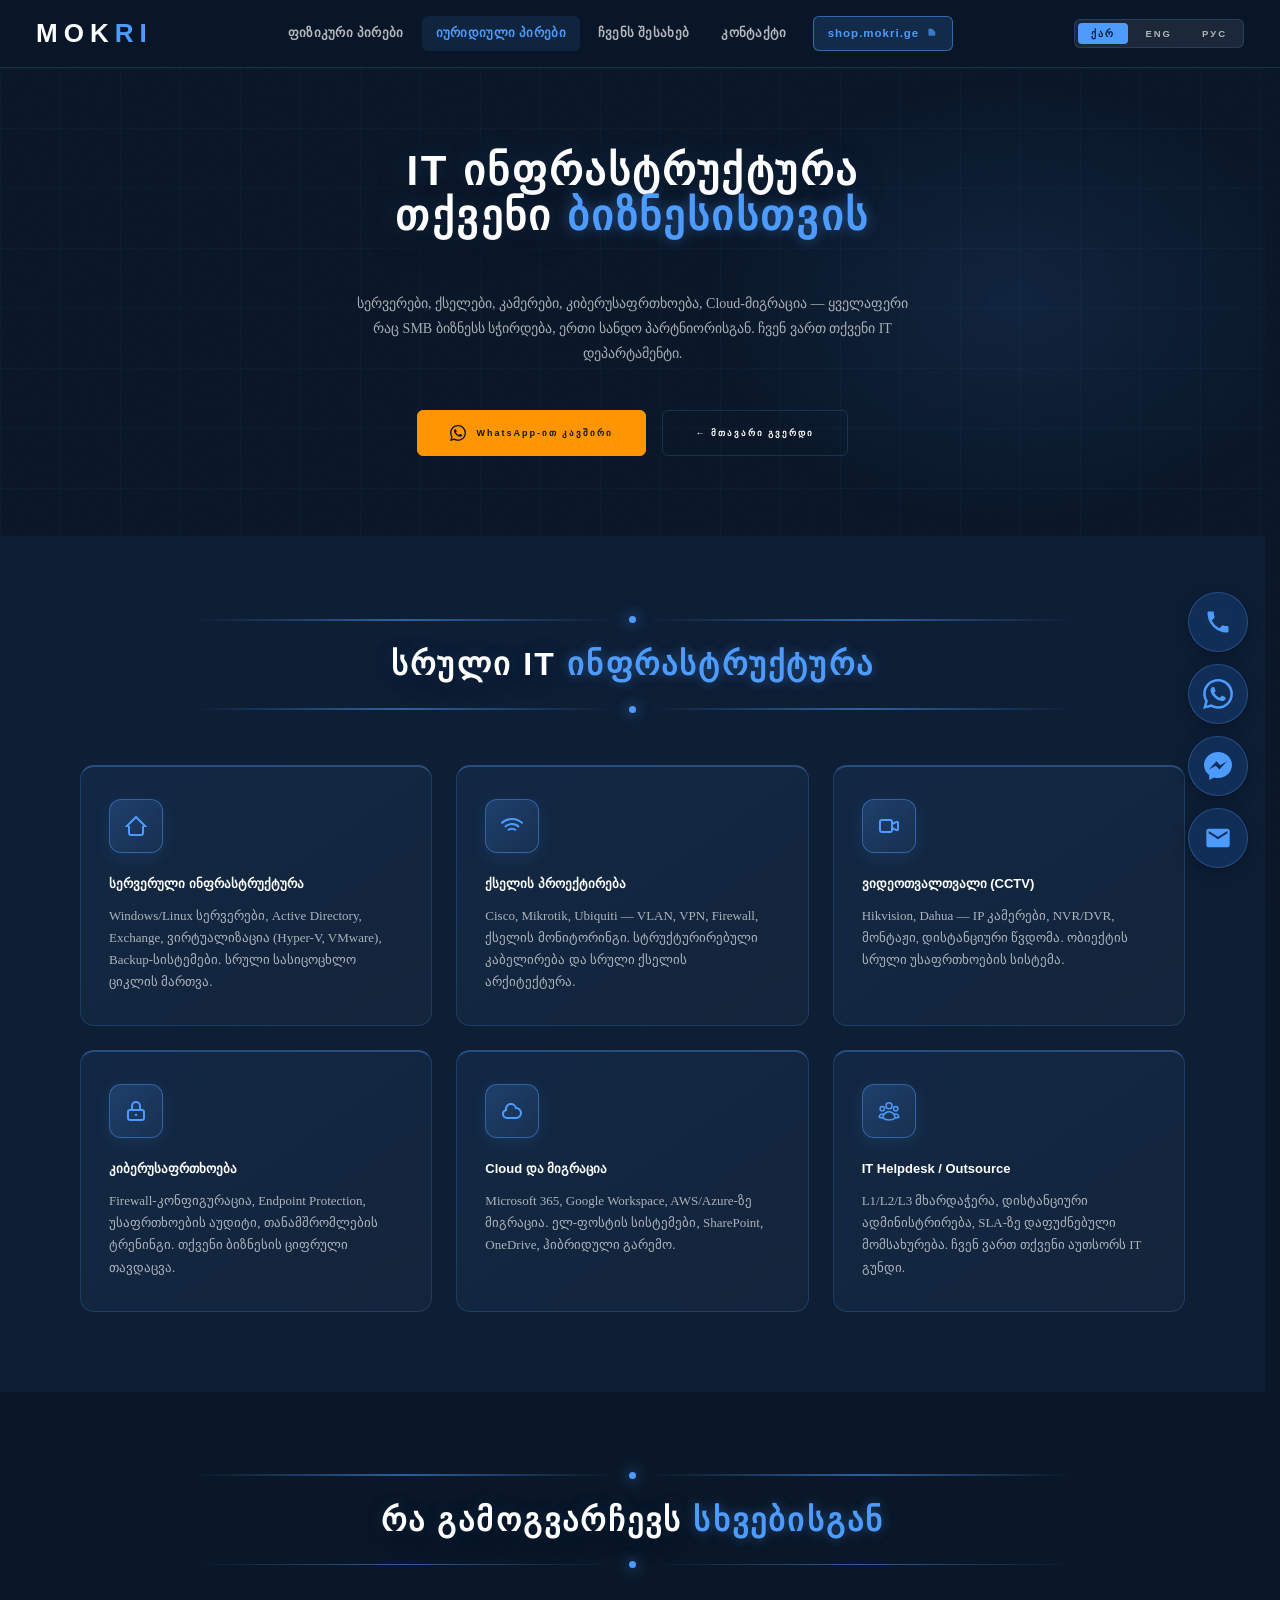
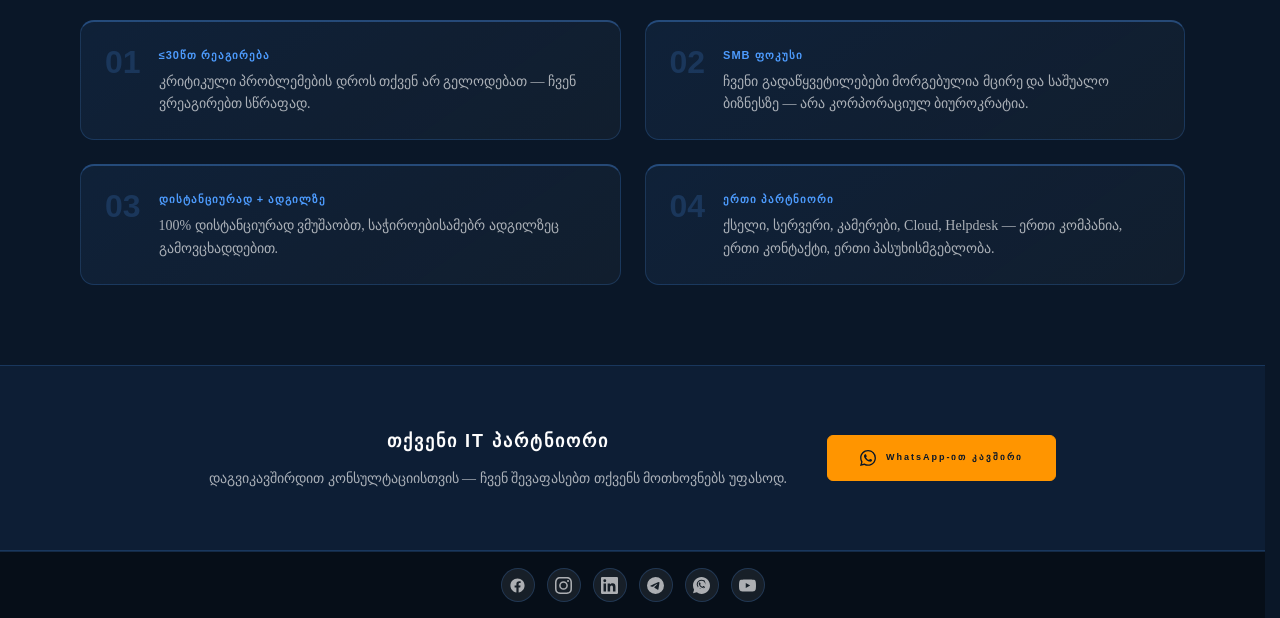
<file: business.html>
<!DOCTYPE html>
<html lang="ka">
<head>
<meta charset="UTF-8">
<meta name="viewport" content="width=device-width, initial-scale=1.0">
<meta http-equiv="Content-Security-Policy" content="default-src 'self'; style-src 'self' 'unsafe-inline' https://fonts.googleapis.com; font-src https://fonts.gstatic.com; img-src 'self' data: https:; script-src 'self' 'unsafe-inline'; connect-src 'none'; object-src 'none'; base-uri 'self'; form-action 'self';">
<meta http-equiv="X-Content-Type-Options" content="nosniff">
<meta http-equiv="X-Frame-Options" content="SAMEORIGIN">
<meta http-equiv="Referrer-Policy" content="strict-origin-when-cross-origin">
<meta http-equiv="Permissions-Policy" content="camera=(), microphone=(), geolocation=(), payment=()">
<meta name="robots" content="index, follow">
<link rel="icon" type="image/svg+xml" href="favicon.svg">
<title>იურიდიული პირები — MOKRI IT</title>
<link href="https://fonts.googleapis.com/css2?family=Orbitron:wght@400;700;900&family=EB+Garamond:ital,wght@0,400;0,500;0,600;0,700;1,400&family=Noto+Sans+Georgian:wght@300;400;600;700&display=swap" rel="stylesheet">
<style>
  :root {
    --bg: #0A1728;
    --bg2: #0d1e35;
    --bg3: #0f2240;
    --navy: #1A3B6C;
    --blue: #4D9BFD;
    --blue-dim: rgba(77,155,253,0.15);
    --blue-glow: rgba(77,155,253,0.35);
    --white: #FEFEFE;
    --white-dim: rgba(254,254,254,0.65);
    --white-faint: rgba(254,254,254,0.08);
    --border: rgba(77,155,253,0.2);
  }

  * { margin:0; padding:0; box-sizing:border-box; }
  html { scroll-behavior: smooth; scrollbar-gutter: stable; }

  body {
    background: var(--bg);
    color: var(--white);
    font-family: 'EB Garamond', Georgia, serif;
    overflow-x: hidden;
    line-height: 1.7;
    padding-top: 68px;
  }

  body::before {
    content:'';
    position:fixed; inset:0;
    background-image: url("data:image/svg+xml,%3Csvg viewBox='0 0 256 256' xmlns='http://www.w3.org/2000/svg'%3E%3Cfilter id='n'%3E%3CfeTurbulence type='fractalNoise' baseFrequency='0.9' numOctaves='4' stitchTiles='stitch'/%3E%3C/filter%3E%3Crect width='100%25' height='100%25' filter='url(%23n)' opacity='0.04'/%3E%3C/svg%3E");
    pointer-events:none; z-index:0; opacity:.35;
  }

  /* ——— HEADER ——— */
  .lang-bar {
    position: fixed; top:0; right:0; left:0; z-index:1000;
    display: grid;
    grid-template-columns: auto 1fr auto;
    align-items: center;
    gap: 24px;
    padding: 0 36px;
    height: 68px;
    background: rgba(10,23,40,0.95);
    backdrop-filter: blur(18px) saturate(180%);
    -webkit-backdrop-filter: blur(18px) saturate(180%);
    border-bottom: 1px solid var(--border);
  }

  .lang-bar-logo {
    font-family: 'Orbitron', sans-serif;
    font-weight: 900;
    font-size: 26px;
    letter-spacing: 6px;
    color: var(--white);
    text-decoration: none;
    white-space: nowrap;
    transition: opacity 0.2s;
  }
  .lang-bar-logo:hover { opacity: 0.8; }
  .lang-bar-logo span { color: var(--blue); }

  .header-nav {
    display: flex; justify-content: center;
    align-items: center; gap: 4px;
  }

  .header-nav-link {
    position: relative; padding: 7px 14px;
    font-family: 'Noto Sans Georgian', sans-serif;
    font-size: 12.5px; font-weight: 600;
    letter-spacing: 0.3px;
    color: rgba(254,254,254,0.7);
    text-decoration: none; border-radius: 6px;
    transition: all 0.22s ease; white-space: nowrap;
  }
  .header-nav-link::after {
    content:''; position:absolute; bottom:3px; left:50%;
    transform: translateX(-50%) scaleX(0);
    width:60%; height:1.5px; background: var(--blue);
    border-radius:2px; transition: transform 0.22s ease;
  }
  .header-nav-link:hover { color:var(--white); background:rgba(77,155,253,0.08); }
  .header-nav-link:hover::after { transform: translateX(-50%) scaleX(1); }
  .header-nav-link.active { color:var(--blue); background:rgba(77,155,253,0.1); }
  .header-nav-link.shop-link {
    color:var(--blue); background:rgba(77,155,253,0.16); border:1px solid rgba(77,155,253,0.55);
    margin-left:8px; font-size:11.5px; letter-spacing:1px; font-weight:700;
  }
  .header-nav-link.shop-link:hover { background:var(--blue); color:var(--bg); box-shadow:0 0 18px var(--blue-glow); }
  .header-nav-link.shop-link::after { display:none; }

  .lang-switcher {
    display:flex; gap:4px;
    background:var(--white-faint); border:1px solid var(--border);
    border-radius:6px; padding:3px;
  }
  .lang-btn {
    padding:5px 13px;
    font-family:'Orbitron',sans-serif; font-size:9.5px; font-weight:700;
    letter-spacing:2px; border:none; background:transparent;
    color:var(--white-dim); border-radius:4px; cursor:pointer; transition:all 0.25s;
  }
  .lang-btn.active { background:var(--blue); color:var(--bg); }

  .nav-toggle {
    display: none;
    width: 40px;
    height: 40px;
    align-items: center;
    justify-content: center;
    background: transparent;
    border: 1px solid var(--border);
    border-radius: 6px;
    cursor: pointer;
    color: var(--white);
    transition: background 0.2s, border-color 0.2s;
  }
  .nav-toggle:hover { background: rgba(77,155,253,0.1); border-color: var(--blue); }
  .nav-toggle svg { width: 20px; height: 20px; }
  .nav-toggle .icon-close { display: none; }
  .nav-toggle[aria-expanded="true"] .icon-open { display: none; }
  .nav-toggle[aria-expanded="true"] .icon-close { display: block; }

  @media(max-width:860px) {
    .header-nav { gap: 2px; }
    .header-nav-link { padding: 6px 9px; font-size: 11px; }
    .header-nav-link.shop-link { margin-left: 4px; }
  }

  @media(max-width:900px) {
    .lang-bar { grid-template-columns: auto 1fr auto auto; }
    .header-nav {
      position: fixed;
      top: 68px;
      left: 0;
      right: 0;
      flex-direction: column;
      align-items: stretch;
      gap: 4px;
      padding: 16px 20px 24px;
      background: rgba(10,23,40,0.98);
      backdrop-filter: blur(20px) saturate(180%);
      -webkit-backdrop-filter: blur(20px) saturate(180%);
      border-bottom: 1px solid var(--border);
      transform: translateY(-100%);
      opacity: 0;
      pointer-events: none;
      transition: transform 0.3s ease, opacity 0.3s ease;
      max-height: calc(100dvh - 68px);
      overflow-y: auto;
      z-index: 999;
    }
    .lang-bar.is-open .header-nav {
      transform: translateY(0);
      opacity: 1;
      pointer-events: auto;
    }
    .header-nav-link {
      padding: 12px 14px;
      font-size: 14px;
      text-align: left;
      border-radius: 8px;
    }
    .header-nav-link::after { display: none; }
    .header-nav-link.shop-link { margin-left: 0; margin-top: 6px; text-align: center; }
    .nav-toggle { display: inline-flex; }
    .nav-backdrop {
      position: fixed;
      inset: 68px 0 0 0;
      background: rgba(0,0,0,0.5);
      opacity: 0;
      pointer-events: none;
      transition: opacity 0.3s ease;
      z-index: 998;
    }
    .lang-bar.is-open ~ .nav-backdrop { opacity: 1; pointer-events: auto; }
  }

  @media(max-width:480px) {
    .lang-bar { padding: 0 14px; gap: 8px; }
    .lang-bar-logo { font-size: 20px; letter-spacing: 4px; }
    .lang-btn { padding: 5px 9px; font-size: 9px; letter-spacing: 1.4px; }
  }

  /* ——— HERO ——— */
  .hero {
    position:relative; min-height:52vh;
    display:flex; flex-direction:column;
    justify-content:center; align-items:center;
    text-align:center;
    padding: 80px 80px 80px;
    overflow:hidden;
  }

  .hero::before {
    content:'';
    position:absolute; inset:0;
    background:
      linear-gradient(rgba(77,155,253,0.04) 1px, transparent 1px),
      linear-gradient(90deg, rgba(77,155,253,0.04) 1px, transparent 1px);
    background-size: 60px 60px;
  }

  .hero-glow {
    position:absolute; width:700px; height:500px;
    background: radial-gradient(ellipse, rgba(77,155,253,0.1) 0%, transparent 65%);
    top:50%; right:-100px; transform:translateY(-50%);
    pointer-events:none;
  }

  .hero-eyebrow {
    position:relative;
    font-family:'Orbitron',sans-serif; font-size:12px;
    font-weight:700; letter-spacing:4px; color:var(--blue);
    text-transform:uppercase; margin-bottom:20px;
    display:flex; align-items:center; gap:12px;
    justify-content:center;
  }
  .hero-eyebrow::before {
    content:''; width:32px; height:1px; background:var(--blue);
  }
  .hero-eyebrow::after {
    content:''; width:32px; height:1px; background:var(--blue);
  }

  .hero-title {
    position:relative;
    font-family:'Orbitron',sans-serif; font-weight:900;
    font-size: clamp(22px, 3.5vw, 42px);
    letter-spacing:2.4px; line-height:1.08;
    margin: 0;
    text-align:center;
    text-shadow: 0 0 24px rgba(77,155,253,0.16), 0 10px 30px rgba(0,0,0,0.35);
    display:block;
    width: fit-content;
    margin-left: auto;
    margin-right: auto;
    padding: 0 12px;
  }
  .hero-title > span { color:var(--white); }
  .hero-title > span > span { color:var(--blue); text-shadow: 0 0 14px rgba(77,155,253,0.45); }

  .hero-desc {
    position:relative; max-width:580px;
    font-size:14px; color:var(--white-dim);
    line-height:1.8; margin-bottom:44px;
    font-family:'EB Garamond',Georgia,serif;
    margin-left:auto; margin-right:auto;
  }

  .hero-cta {
    position:relative; display:flex; gap:16px; flex-wrap:wrap;
    justify-content:center;
  }

  .btn-primary {
    position:relative;
    display:inline-flex; align-items:center; gap:10px;
    padding:14px 32px; background:#FF9500; color:var(--bg);
    font-family:'Orbitron',sans-serif; font-size:9px;
    font-weight:700; letter-spacing:2px; border-radius:6px;
    text-decoration:none; border:1px solid #FF9500;
    overflow:hidden; isolation:isolate;
    box-shadow:0 0 0 0 rgba(255,149,0,0);
    transition: box-shadow 0.5s cubic-bezier(0.32,0.72,0,1), transform 0.25s cubic-bezier(0.22,1,0.36,1);
  }
  .btn-primary::before {
    content:''; position:absolute; inset:0;
    background: linear-gradient(110deg, transparent 25%, rgba(255,255,255,0.5) 50%, transparent 75%);
    transform: translateX(-110%);
    transition: transform 0.7s cubic-bezier(0.32,0.72,0,1);
    pointer-events:none; z-index:0;
  }
  .btn-primary > svg, .btn-primary > span {
    position:relative; z-index:1;
    transition: transform 0.3s cubic-bezier(0.22,1,0.36,1);
  }
  .btn-primary:hover { box-shadow:0 0 24px rgba(255,149,0,0.55), 0 0 0 3px rgba(255,149,0,0.14); }
  .btn-primary:hover::before { transform: translateX(110%); }
  .btn-primary:hover > svg { transform: rotate(-12deg) scale(1.08); }
  .btn-primary:active { transform: scale(0.96); }

  .btn-outline {
    display:inline-flex; align-items:center; gap:10px;
    padding:14px 32px; background:transparent; color:var(--white);
    font-family:'Orbitron',sans-serif; font-size:9px;
    font-weight:700; letter-spacing:2px; border:1px solid var(--border);
    border-radius:6px; text-decoration:none; transition:all 0.25s;
  }
  .btn-outline:hover { border-color:var(--blue); color:var(--blue); }

  /* ——— SERVICES ——— */
  .services {
    position:relative; z-index:1;
    background:var(--bg2); padding:80px 80px;
    text-align:center;
  }

  .section-eyebrow {
    font-family:'Orbitron',sans-serif; font-size:12px;
    font-weight:700; letter-spacing:4px; color:var(--blue);
    text-transform:uppercase; margin-bottom:16px;
    display:flex; align-items:center; gap:12px;
    justify-content:center;
  }
  .section-eyebrow::before { content:''; width:32px; height:1px; background:var(--blue); }
  .section-eyebrow::after  { content:''; width:32px; height:1px; background:var(--blue); }

  .section-title {
    position:relative;
    font-family:'Orbitron',sans-serif; font-weight:900;
    font-size:clamp(20px, 2.8vw, 32px); letter-spacing:2.2px;
    margin: 0; line-height:1.2;
    text-align:center;
    text-transform:none;
    text-shadow: 0 0 20px rgba(77,155,253,0.14), 0 8px 24px rgba(0,0,0,0.3);
    display:block;
    width: fit-content;
    margin-left: auto;
    margin-right: auto;
    padding: 0 16px;
  }
  .section-title > span { color:var(--white); }
  .section-title > span > span { color:var(--blue); text-shadow: 0 0 12px rgba(77,155,253,0.4); }

  /* Section divider — line · dot · line (same style as splash) */
  .section-title-wrap {
    display: flex;
    flex-direction: column;
    align-items: center;
    gap: 22px;
    margin-bottom: 52px;
  }
  .section-divider {
    display: flex;
    align-items: center;
    justify-content: center;
    gap: 14px;
    width: 100%;
    max-width: 880px;
  }
  .section-divider-line {
    flex: 1;
    height: 1.5px;
    background: linear-gradient(90deg, transparent, rgba(77,155,253,0.55), transparent);
  }
  .section-divider-dot {
    width: 7px;
    height: 7px;
    border-radius: 50%;
    background: var(--blue);
    box-shadow: 0 0 14px rgba(77,155,253,0.95);
    flex-shrink: 0;
  }

  .services-grid {
    display:grid; grid-template-columns:repeat(3, 1fr); gap:24px;
    text-align:left;
  }

  @media(max-width:900px){ .services-grid { grid-template-columns:1fr 1fr; } }
  @media(max-width:600px){ .services-grid { grid-template-columns:1fr; } .hero { padding:80px 24px 60px; } .services,.why { padding:60px 24px; } }

  .svc-card {
    position:relative; overflow:hidden; isolation:isolate;
    background: linear-gradient(145deg, rgba(77,155,253,0.08) 0%, rgba(254,254,254,0.03) 100%);
    border:1px solid var(--border);
    border-top:2px solid rgba(77,155,253,0.35);
    border-radius:14px; padding:32px 28px;
    cursor:default;
    opacity:0; transform:translateY(20px);
    transition: opacity 0.5s ease, transform 0.5s ease, border-color 0.3s, box-shadow 0.3s;
  }
  .svc-card::after {
    content:''; position:absolute; inset:0;
    background: radial-gradient(ellipse 80% 60% at 50% 0%, rgba(77,155,253,0.14), transparent 70%);
    opacity:0; transition: opacity 0.5s ease; pointer-events:none; z-index:-1;
  }
  .svc-card:hover {
    border-color:rgba(77,155,253,0.55);
    border-top-color:var(--blue);
    box-shadow:0 10px 40px rgba(77,155,253,0.14);
    transform:translateY(-4px) !important;
  }
  .svc-card:hover::after { opacity:1; }

  .svc-icon {
    width:54px; height:54px;
    background: linear-gradient(135deg, rgba(77,155,253,0.22) 0%, rgba(77,155,253,0.08) 100%);
    border:1px solid rgba(77,155,253,0.45);
    border-radius:12px;
    display:flex; align-items:center; justify-content:center;
    margin-bottom:20px;
    box-shadow: 0 4px 16px rgba(77,155,253,0.12);
  }
  .svc-icon svg { width:24px; height:24px; fill:var(--blue); stroke:var(--blue); stroke-width:0; }

  .svc-name {
    font-family:'Noto Sans Georgian',sans-serif;
    font-size:13px; font-weight:700; margin-bottom:10px;
    color:var(--white);
  }
  .svc-desc {
    font-family:'EB Garamond',Georgia,serif;
    font-size:13px; color:var(--white-dim); line-height:1.7;
  }

  /* ——— WHY US ——— */
  .why { position:relative; z-index:1; background:var(--bg); padding:80px 80px; text-align:center; }
  .why-grid { display:grid; grid-template-columns:repeat(2,1fr); gap:24px; text-align:left; }
  @media(max-width:700px){ .why-grid { grid-template-columns:1fr; } }

  .why-item {
    position:relative; overflow:hidden; isolation:isolate;
    display:flex; gap:18px; align-items:flex-start; padding:24px;
    background: linear-gradient(145deg, rgba(77,155,253,0.08) 0%, rgba(254,254,254,0.03) 100%);
    border:1px solid var(--border);
    border-top:2px solid rgba(77,155,253,0.35);
    border-radius:14px;
    transition: border-color 0.3s, box-shadow 0.3s;
  }
  .why-item::after {
    content:''; position:absolute; inset:0;
    background: radial-gradient(ellipse 80% 60% at 50% 0%, rgba(77,155,253,0.14), transparent 70%);
    opacity:0; transition: opacity 0.5s ease; pointer-events:none; z-index:-1;
  }
  .why-item:hover {
    border-color:rgba(77,155,253,0.55);
    border-top-color:var(--blue);
    box-shadow:0 10px 40px rgba(77,155,253,0.14);
  }
  .why-item:hover::after { opacity:1; }
  .why-num { font-family:'Orbitron',sans-serif; font-size:32px; font-weight:900; color:rgba(77,155,253,0.18); line-height:1; flex-shrink:0; }
  .why-content {}
  .why-title { font-family:'Orbitron',sans-serif; font-size:11px; font-weight:700; letter-spacing:1px; color:var(--blue); margin-bottom:6px; text-transform:uppercase; }
  .why-text { font-size:14px; color:var(--white-dim); line-height:1.6; font-family:'EB Garamond',Georgia,serif; }

  /* ——— CTA ——— */
  .cta-section {
    position:relative; z-index:1; background:var(--bg2);
    padding:60px 80px;
    border-top:1px solid var(--border);
    border-bottom:1px solid var(--border);
  }

  .cta-inner {
    max-width:1040px; margin:0 auto;
    display:flex; align-items:center; justify-content:center;
    gap:40px; flex-wrap:wrap;
    text-align:center;
  }

  .cta-text-block h3 {
    font-family:'Orbitron',sans-serif; font-size:18px; font-weight:900;
    letter-spacing:2px; margin-bottom:10px;
  }
  .cta-text-block p { font-size:14px; color:var(--white-dim); font-family:'EB Garamond',Georgia,serif; }

  /* ——— FOOTER ——— */
  footer {
    background: rgba(0,0,0,0.4);
    border-top: 1px solid var(--border);
    padding: 12px 40px;
    text-align: center;
    flex-shrink: 0;
    display: flex;
    flex-direction: column;
    align-items: center;
    justify-content: center;
    gap: 8px;
  }

  .footer-copy {
    font-size: 11px;
    color: var(--white-dim);
    opacity: 0.5;
    margin: 0;
    text-align: center;
  }
  .footer-social {
    display: flex;
    gap: 12px;
    flex-wrap: wrap;
    justify-content: center;
    margin: 4px 0;
  }
  .footer-social a {
    display: flex;
    align-items: center;
    justify-content: center;
    width: 34px;
    height: 34px;
    border-radius: 50%;
    background: rgba(255,255,255,0.07);
    border: 1px solid var(--border);
    color: var(--white-dim);
    transition: background 0.2s, color 0.2s, border-color 0.2s;
    text-decoration: none;
  }
  .footer-social a:hover { background: var(--blue); border-color: var(--blue); color: #fff; }
  .footer-social svg { width: 17px; height: 17px; fill: currentColor; }
  [data-lang] { display:none; }
  [data-lang].active { display:block; }

  /* ——— FLOATING CONTACT BUTTONS ——— */
  .float-btn {
    position: fixed;
    right: 32px;
    width: 60px;
    height: 60px;
    border-radius: 50%;
    display: flex;
    align-items: center;
    justify-content: center;
    z-index: 999;
    text-decoration: none;
    background: rgba(26,59,108,0.55);
    border: 1px solid rgba(77,155,253,0.3);
    backdrop-filter: blur(8px) saturate(140%);
    -webkit-backdrop-filter: blur(8px) saturate(140%);
    box-shadow: 0 4px 18px rgba(0,0,0,0.3);
    color: var(--blue);
    transition: transform 0.25s ease, background 0.3s ease, border-color 0.3s ease, box-shadow 0.3s ease, color 0.3s ease;
  }
  .float-btn:hover { transform: scale(1.1); color: #FEFEFE; }
  .float-btn svg { fill: currentColor; transition: fill 0.3s ease; }

  .call-float { bottom: 248px; }
  .call-float:hover { background: #FF9500; border-color: #FF9500; box-shadow: 0 8px 32px rgba(255,149,0,0.55); }
  .call-float svg { width: 28px; height: 28px; }

  .wa-float { bottom: 176px; }
  .wa-float:hover { background: #25d366; border-color: #25d366; box-shadow: 0 8px 32px rgba(37,211,102,0.55); }
  .wa-float svg { width: 30px; height: 30px; }

  .msng-float { bottom: 104px; }
  .msng-float:hover { background: #0084FF; border-color: #0084FF; box-shadow: 0 8px 32px rgba(0,132,255,0.55); }
  .msng-float svg { width: 28px; height: 28px; }

  .email-float { bottom: 32px; }
  .email-float:hover { background: #4D9BFD; border-color: #4D9BFD; box-shadow: 0 8px 32px rgba(77,155,253,0.55); }
  .email-float svg { width: 28px; height: 28px; }

  @media (max-width: 660px) {
    .float-btn { width: 50px; height: 50px; right: 16px; }
    .wa-float { bottom: 138px; }
    .msng-float { bottom: 78px; }
    .email-float { bottom: 18px; }
    .call-float { bottom: 198px; }
    .wa-float svg { width: 26px; height: 26px; }
    .msng-float svg, .email-float svg, .call-float svg { width: 24px; height: 24px; }
  }
  @media (max-height: 600px) {
    .float-btn { width: 44px; height: 44px; }
    .wa-float { bottom: 116px; }
    .msng-float { bottom: 64px; }
    .email-float { bottom: 12px; }
    .call-float { bottom: 168px; }
    .wa-float svg { width: 22px; height: 22px; }
    .msng-float svg, .email-float svg, .call-float svg { width: 20px; height: 20px; }
  }
</style>
<link rel="stylesheet" href="responsive.css">
</head>
<body>

<!-- HEADER -->
<header class="lang-bar" id="langBar">
  <a href="index.html" class="lang-bar-logo" aria-label="MOKRI - მთავარი">MOK<span>RI</span></a>
  <nav class="header-nav" id="mainNav" aria-label="მთავარი ნავიგაცია">
    <a href="individuals.html" class="header-nav-link" data-nav="individuals"><span data-lang="ka" class="active">ფიზიკური პირები</span><span data-lang="en">Individuals</span><span data-lang="ru">Частные Лица</span></a>
    <a href="business.html" class="header-nav-link" data-nav="business"><span data-lang="ka" class="active">იურიდიული პირები</span><span data-lang="en">Business</span><span data-lang="ru">Бизнес</span></a>
    <a href="about.html" class="header-nav-link" data-nav="about"><span data-lang="ka" class="active">ჩვენს შესახებ</span><span data-lang="en">About Us</span><span data-lang="ru">О Нас</span></a>
    <a href="contact.html" class="header-nav-link" data-nav="contact"><span data-lang="ka" class="active">კონტაქტი</span><span data-lang="en">Contact</span><span data-lang="ru">Контакты</span></a>
    <a href="https://shop.mokri.ge" target="_blank" rel="noopener noreferrer" class="header-nav-link shop-link" aria-label="Mokri Online Shop">
      <span>shop.mokri.ge</span>
      <svg width="11" height="11" viewBox="0 0 24 24" fill="currentColor" style="margin-left:4px;opacity:0.7"><path d="M18 13v6a2 2 0 01-2 2H5a2 2 0 01-2-2V8a2 2 0 012-2h6M15 3h6m0 0v6m0-6L10 14"/></svg>
    </a>
  </nav>
  <div class="lang-switcher" role="group" aria-label="ენის არჩევა">
    <button class="lang-btn active" type="button" data-lang-set="ka" aria-label="ქართული" aria-pressed="true">ქარ</button>
    <button class="lang-btn" type="button" data-lang-set="en" aria-label="English" aria-pressed="false">ENG</button>
    <button class="lang-btn" type="button" data-lang-set="ru" aria-label="Русский" aria-pressed="false">РУС</button>
  </div>
  <button class="nav-toggle" type="button" id="navToggle" aria-controls="mainNav" aria-expanded="false" aria-label="მენიუ">
    <svg class="icon-open" viewBox="0 0 24 24" fill="none" stroke="currentColor" stroke-width="2" stroke-linecap="round" stroke-linejoin="round" aria-hidden="true" focusable="false">
      <line x1="3" y1="6" x2="21" y2="6"/>
      <line x1="3" y1="12" x2="21" y2="12"/>
      <line x1="3" y1="18" x2="21" y2="18"/>
    </svg>
    <svg class="icon-close" viewBox="0 0 24 24" fill="none" stroke="currentColor" stroke-width="2" stroke-linecap="round" stroke-linejoin="round" aria-hidden="true" focusable="false">
      <line x1="18" y1="6" x2="6" y2="18"/>
      <line x1="6" y1="6" x2="18" y2="18"/>
    </svg>
  </button>
</header>
<div class="nav-backdrop" id="navBackdrop" aria-hidden="true"></div>

<!-- ——— FLOATING CALL ——— -->
<a href="tel:+995555555555" class="float-btn call-float" title="Call" aria-label="Call +995 555 55 55 55">
  <svg viewBox="0 0 24 24" xmlns="http://www.w3.org/2000/svg" aria-hidden="true" focusable="false">
    <path d="M6.62 10.79c1.44 2.83 3.76 5.14 6.59 6.59l2.2-2.2c.27-.27.67-.36 1.02-.24 1.12.37 2.33.57 3.57.57.55 0 1 .45 1 1V20c0 .55-.45 1-1 1-9.39 0-17-7.61-17-17 0-.55.45-1 1-1h3.5c.55 0 1 .45 1 1 0 1.25.2 2.45.57 3.57.11.35.03.74-.25 1.02l-2.2 2.2z"/>
  </svg>
</a>

<!-- ——— FLOATING WHATSAPP ——— -->
<a href="https://wa.me/995555555555" target="_blank" rel="noopener noreferrer" class="float-btn wa-float" title="WhatsApp" aria-label="WhatsApp">
  <svg viewBox="0 0 24 24" xmlns="http://www.w3.org/2000/svg" aria-hidden="true" focusable="false">
    <path d="M17.472 14.382c-.297-.149-1.758-.867-2.03-.967-.273-.099-.471-.148-.67.15-.197.297-.767.966-.94 1.164-.173.199-.347.223-.644.075-.297-.15-1.255-.463-2.39-1.475-.883-.788-1.48-1.761-1.653-2.059-.173-.297-.018-.458.13-.606.134-.133.298-.347.446-.52.149-.174.198-.298.298-.497.099-.198.05-.371-.025-.52-.075-.149-.669-1.612-.916-2.207-.242-.579-.487-.5-.669-.51-.173-.008-.371-.01-.57-.01-.198 0-.52.074-.792.372-.272.297-1.04 1.016-1.04 2.479 0 1.462 1.065 2.875 1.213 3.074.149.198 2.096 3.2 5.077 4.487.709.306 1.262.489 1.694.625.712.227 1.36.195 1.871.118.571-.085 1.758-.719 2.006-1.413.248-.694.248-1.289.173-1.413-.074-.124-.272-.198-.57-.347m-5.421 7.403h-.004a9.87 9.87 0 01-5.031-1.378l-.361-.214-3.741.982.998-3.648-.235-.374a9.86 9.86 0 01-1.51-5.26c.001-5.45 4.436-9.884 9.888-9.884 2.64 0 5.122 1.03 6.988 2.898a9.825 9.825 0 012.893 6.994c-.003 5.45-4.437 9.884-9.885 9.884m8.413-18.297A11.815 11.815 0 0012.05 0C5.495 0 .16 5.335.157 11.892c0 2.096.547 4.142 1.588 5.945L.057 24l6.305-1.654a11.882 11.882 0 005.683 1.448h.005c6.554 0 11.89-5.335 11.893-11.893a11.821 11.821 0 00-3.48-8.413z"/>
  </svg>
</a>

<!-- ——— FLOATING MESSENGER ——— -->
<a href="https://m.me/mokri" target="_blank" rel="noopener noreferrer" class="float-btn msng-float" title="Messenger" aria-label="Messenger">
  <svg viewBox="0 0 24 24" xmlns="http://www.w3.org/2000/svg" aria-hidden="true" focusable="false">
    <path d="M12 0C5.373 0 0 4.974 0 11.111c0 3.498 1.744 6.617 4.472 8.652V24l4.086-2.242c1.09.301 2.246.464 3.442.464 6.627 0 12-4.974 12-11.111S18.627 0 12 0zm1.193 14.963l-3.056-3.259-5.963 3.259 6.559-6.963 3.13 3.259 5.889-3.259-6.559 6.963z"/>
  </svg>
</a>

<!-- ——— FLOATING EMAIL ——— -->
<a href="mailto:info@mokri.ge" class="float-btn email-float" title="Email" aria-label="Email">
  <svg viewBox="0 0 24 24" xmlns="http://www.w3.org/2000/svg" aria-hidden="true" focusable="false">
    <path d="M20 4H4c-1.1 0-2 .9-2 2v12c0 1.1.9 2 2 2h16c1.1 0 2-.9 2-2V6c0-1.1-.9-2-2-2zm0 4l-8 5-8-5V6l8 5 8-5v2z"/>
  </svg>
</a>

<!-- HERO -->
<section class="hero">
  <div class="hero-glow"></div>
  <div class="section-title-wrap">
    <h1 class="hero-title">
      <span data-lang="ka" class="active">IT ინფრასტრუქტურა<br>თქვენი <span>ბიზნესისთვის</span></span>
      <span data-lang="en">IT Infrastructure<br>for Your <span>Business</span></span>
      <span data-lang="ru">IT-инфраструктура<br>для вашего <span>бизнеса</span></span>
    </h1>
  </div>
  <p class="hero-desc">
    <span data-lang="ka" class="active">სერვერები, ქსელები, კამერები, კიბერუსაფრთხოება, Cloud-მიგრაცია — ყველაფერი რაც SMB ბიზნესს სჭირდება, ერთი სანდო პარტნიორისგან. ჩვენ ვართ თქვენი IT დეპარტამენტი.</span>
    <span data-lang="en">Servers, networking, CCTV, cybersecurity, cloud migration — everything your SMB needs from one trusted partner. We are your IT department.</span>
    <span data-lang="ru">Серверы, сети, камеры, кибербезопасность, облачная миграция — всё, что нужно вашему бизнесу, от одного надёжного партнёра. Мы — ваш IT-отдел.</span>
  </p>
  <div class="hero-cta">
    <a href="https://wa.me/995555555555" target="_blank" rel="noopener noreferrer" class="btn-primary">
      <svg width="16" height="16" viewBox="0 0 24 24" fill="currentColor"><path d="M17.472 14.382c-.297-.149-1.758-.867-2.03-.967-.273-.099-.471-.148-.67.15-.197.297-.767.966-.94 1.164-.173.199-.347.223-.644.075-.297-.15-1.255-.463-2.39-1.475-.883-.788-1.48-1.761-1.653-2.059-.173-.297-.018-.458.13-.606.134-.133.298-.347.446-.52.149-.174.198-.298.298-.497.099-.198.05-.371-.025-.52-.075-.149-.669-1.612-.916-2.207-.242-.579-.487-.5-.669-.51-.173-.008-.371-.01-.57-.01-.198 0-.52.074-.792.372-.272.297-1.04 1.016-1.04 2.479 0 1.462 1.065 2.875 1.213 3.074.149.198 2.096 3.2 5.077 4.487.709.306 1.262.489 1.694.625.712.227 1.36.195 1.871.118.571-.085 1.758-.719 2.006-1.413.248-.694.248-1.289.173-1.413-.074-.124-.272-.198-.57-.347m-5.421 7.403h-.004a9.87 9.87 0 01-5.031-1.378l-.361-.214-3.741.982.998-3.648-.235-.374a9.86 9.86 0 01-1.51-5.26c.001-5.45 4.436-9.884 9.888-9.884 2.64 0 5.122 1.03 6.988 2.898a9.825 9.825 0 012.893 6.994c-.003 5.45-4.437 9.884-9.885 9.884m8.413-18.297A11.815 11.815 0 0012.05 0C5.495 0 .16 5.335.157 11.892c0 2.096.547 4.142 1.588 5.945L.057 24l6.305-1.654a11.882 11.882 0 005.683 1.448h.005c6.554 0 11.89-5.335 11.893-11.893a11.821 11.821 0 00-3.48-8.413z"/></svg>
      <span data-lang="ka" class="active">WhatsApp-ით კავშირი</span>
      <span data-lang="en">Chat on WhatsApp</span>
      <span data-lang="ru">Написать в WhatsApp</span>
    </a>
    <a href="index.html" class="btn-outline">
      <span data-lang="ka" class="active">← მთავარი გვერდი</span>
      <span data-lang="en">← Back to Home</span>
      <span data-lang="ru">← На главную</span>
    </a>
  </div>
</section>

<!-- SERVICES -->
<section class="services">
  <div class="section-title-wrap">
    <div class="section-divider" aria-hidden="true">
      <span class="section-divider-line"></span>
      <span class="section-divider-dot"></span>
      <span class="section-divider-line"></span>
    </div>
    <h2 class="section-title"><span data-lang="ka" class="active">სრული IT <span>ინფრასტრუქტურა</span></span><span data-lang="en">Complete IT <span>Infrastructure</span></span><span data-lang="ru">Полная IT <span>инфраструктура</span></span></h2>
    <div class="section-divider" aria-hidden="true">
      <span class="section-divider-line"></span>
      <span class="section-divider-dot"></span>
      <span class="section-divider-line"></span>
    </div>
  </div>
  <div class="services-grid">

    <div class="svc-card">
      <div class="svc-icon"><svg viewBox="0 0 24 24"><path d="M5 12H3l9-9 9 9h-2M5 12v7a2 2 0 002 2h10a2 2 0 002-2v-7" fill="none" stroke="var(--blue)" stroke-width="2"/></svg></div>
      <div class="svc-name"><span data-lang="ka" class="active">სერვერული ინფრასტრუქტურა</span><span data-lang="en">Server Infrastructure</span><span data-lang="ru">Серверная инфраструктура</span></div>
      <p class="svc-desc"><span data-lang="ka" class="active">Windows/Linux სერვერები, Active Directory, Exchange, ვირტუალიზაცია (Hyper-V, VMware), Backup-სისტემები. სრული სასიცოცხლო ციკლის მართვა.</span><span data-lang="en">Windows/Linux servers, Active Directory, Exchange, virtualization (Hyper-V, VMware), backup systems. Full lifecycle management.</span><span data-lang="ru">Серверы Windows/Linux, Active Directory, Exchange, виртуализация (Hyper-V, VMware), системы бекапа. Управление полным жизненным циклом.</span></p>
    </div>

    <div class="svc-card">
      <div class="svc-icon"><svg viewBox="0 0 24 24"><path d="M8.111 16.404a5.5 5.5 0 017.778 0M12 20h.01m-7.08-7.071c3.904-3.905 10.236-3.905 14.14 0M1.394 9.393c5.857-5.857 15.355-5.857 21.213 0" fill="none" stroke="var(--blue)" stroke-width="2"/></svg></div>
      <div class="svc-name"><span data-lang="ka" class="active">ქსელის პროექტირება</span><span data-lang="en">Network Design</span><span data-lang="ru">Проектирование сетей</span></div>
      <p class="svc-desc"><span data-lang="ka" class="active">Cisco, Mikrotik, Ubiquiti — VLAN, VPN, Firewall, ქსელის მონიტორინგი. სტრუქტურირებული კაბელირება და სრული ქსელის არქიტექტურა.</span><span data-lang="en">Cisco, Mikrotik, Ubiquiti — VLAN, VPN, Firewall, network monitoring. Structured cabling and full network architecture.</span><span data-lang="ru">Cisco, Mikrotik, Ubiquiti — VLAN, VPN, Firewall, мониторинг сети. Структурированная кабельная система и полная сетевая архитектура.</span></p>
    </div>

    <div class="svc-card">
      <div class="svc-icon"><svg viewBox="0 0 24 24"><path d="M15 10l4.553-2.069A1 1 0 0121 8.845v6.31a1 1 0 01-1.447.894L15 14M3 8a2 2 0 012-2h8a2 2 0 012 2v8a2 2 0 01-2 2H5a2 2 0 01-2-2V8z" fill="none" stroke="var(--blue)" stroke-width="2"/></svg></div>
      <div class="svc-name"><span data-lang="ka" class="active">ვიდეოთვალთვალი (CCTV)</span><span data-lang="en">CCTV & Surveillance</span><span data-lang="ru">Видеонаблюдение (CCTV)</span></div>
      <p class="svc-desc"><span data-lang="ka" class="active">Hikvision, Dahua — IP კამერები, NVR/DVR, მონტაჟი, დისტანციური წვდომა. ობიექტის სრული უსაფრთხოების სისტემა.</span><span data-lang="en">Hikvision, Dahua — IP cameras, NVR/DVR, installation, remote access. Complete site security system.</span><span data-lang="ru">Hikvision, Dahua — IP-камеры, NVR/DVR, монтаж, удалённый доступ. Полная система безопасности объекта.</span></p>
    </div>

    <div class="svc-card">
      <div class="svc-icon"><svg viewBox="0 0 24 24"><path d="M12 15v2m-6 4h12a2 2 0 002-2v-6a2 2 0 00-2-2H6a2 2 0 00-2 2v6a2 2 0 002 2zm10-10V7a4 4 0 00-8 0v4h8z" fill="none" stroke="var(--blue)" stroke-width="2"/></svg></div>
      <div class="svc-name"><span data-lang="ka" class="active">კიბერუსაფრთხოება</span><span data-lang="en">Cybersecurity</span><span data-lang="ru">Кибербезопасность</span></div>
      <p class="svc-desc"><span data-lang="ka" class="active">Firewall-კონფიგურაცია, Endpoint Protection, უსაფრთხოების აუდიტი, თანამშრომლების ტრენინგი. თქვენი ბიზნესის ციფრული თავდაცვა.</span><span data-lang="en">Firewall configuration, Endpoint Protection, security audits, employee training. Your business's digital defense.</span><span data-lang="ru">Настройка Firewall, Endpoint Protection, аудит безопасности, обучение сотрудников. Цифровая защита вашего бизнеса.</span></p>
    </div>

    <div class="svc-card">
      <div class="svc-icon"><svg viewBox="0 0 24 24"><path d="M3 15a4 4 0 004 4h9a5 5 0 10-.1-9.999 5.002 5.002 0 10-9.78 2.096A4.001 4.001 0 003 15z" fill="none" stroke="var(--blue)" stroke-width="2"/></svg></div>
      <div class="svc-name"><span data-lang="ka" class="active">Cloud და მიგრაცია</span><span data-lang="en">Cloud & Migration</span><span data-lang="ru">Облако и миграция</span></div>
      <p class="svc-desc"><span data-lang="ka" class="active">Microsoft 365, Google Workspace, AWS/Azure-ზე მიგრაცია. ელ-ფოსტის სისტემები, SharePoint, OneDrive, ჰიბრიდული გარემო.</span><span data-lang="en">Microsoft 365, Google Workspace, AWS/Azure migration. Email systems, SharePoint, OneDrive, hybrid environments.</span><span data-lang="ru">Microsoft 365, Google Workspace, миграция на AWS/Azure. Почтовые системы, SharePoint, OneDrive, гибридные среды.</span></p>
    </div>

    <div class="svc-card">
      <div class="svc-icon"><svg viewBox="0 0 24 24"><path d="M18 18.72a9.094 9.094 0 003.741-.479 3 3 0 00-4.682-2.72m.94 3.198c0 .225-.012.447-.037.666A11.944 11.944 0 0112 21c-2.17 0-4.207-.576-5.963-1.584A6.062 6.062 0 016 18.719m12 0a5.971 5.971 0 00-.941-3.197m0 0A5.995 5.995 0 0012 12.75a5.995 5.995 0 00-5.058 2.772m0 0a3 3 0 00-4.681 2.72 8.986 8.986 0 003.74.477m.94-3.197a5.971 5.971 0 00-.94 3.197M15 6.75a3 3 0 11-6 0 3 3 0 016 0zm6 3a2.25 2.25 0 11-4.5 0 2.25 2.25 0 014.5 0zm-13.5 0a2.25 2.25 0 11-4.5 0 2.25 2.25 0 014.5 0z" fill="none" stroke="var(--blue)" stroke-width="1.5"/></svg></div>
      <div class="svc-name"><span data-lang="ka" class="active">IT Helpdesk / Outsource</span><span data-lang="en">IT Helpdesk / Outsource</span><span data-lang="ru">IT Helpdesk / Аутсорс</span></div>
      <p class="svc-desc"><span data-lang="ka" class="active">L1/L2/L3 მხარდაჭერა, დისტანციური ადმინისტრირება, SLA-ზე დაფუძნებული მომსახურება. ჩვენ ვართ თქვენი აუთსორს IT გუნდი.</span><span data-lang="en">L1/L2/L3 support, remote administration, SLA-based service. We are your outsourced IT team.</span><span data-lang="ru">Поддержка L1/L2/L3, удалённое администрирование, обслуживание на основе SLA. Мы — ваша аутсорс IT-команда.</span></p>
    </div>

  </div>
</section>

<!-- WHY US -->
<section class="why">
  <div class="section-title-wrap">
    <div class="section-divider" aria-hidden="true">
      <span class="section-divider-line"></span>
      <span class="section-divider-dot"></span>
      <span class="section-divider-line"></span>
    </div>
    <h2 class="section-title"><span data-lang="ka" class="active">რა გამოგვარჩევს <span>სხვებისგან</span></span><span data-lang="en">What Sets Us <span>Apart</span></span><span data-lang="ru">Что нас <span>отличает</span></span></h2>
    <div class="section-divider" aria-hidden="true">
      <span class="section-divider-line"></span>
      <span class="section-divider-dot"></span>
      <span class="section-divider-line"></span>
    </div>
  </div>
  <div class="why-grid">
    <div class="why-item">
      <div class="why-num">01</div>
      <div class="why-content">
        <div class="why-title"><span data-lang="ka" class="active">≤30წთ რეაგირება</span><span data-lang="en">≤30min Response</span><span data-lang="ru">Ответ за ≤30 мин</span></div>
        <p class="why-text"><span data-lang="ka" class="active">კრიტიკული პრობლემების დროს თქვენ არ გელოდებათ — ჩვენ ვრეაგირებთ სწრაფად.</span><span data-lang="en">When critical issues arise, you won't wait — we respond fast.</span><span data-lang="ru">При критических проблемах вы не будете ждать — мы реагируем быстро.</span></p>
      </div>
    </div>
    <div class="why-item">
      <div class="why-num">02</div>
      <div class="why-content">
        <div class="why-title"><span data-lang="ka" class="active">SMB ფოკუსი</span><span data-lang="en">SMB Focus</span><span data-lang="ru">Фокус на SMB</span></div>
        <p class="why-text"><span data-lang="ka" class="active">ჩვენი გადაწყვეტილებები მორგებულია მცირე და საშუალო ბიზნესზე — არა კორპორაციულ ბიუროკრატია.</span><span data-lang="en">Our solutions are tailored for small and medium businesses — no corporate bureaucracy.</span><span data-lang="ru">Наши решения адаптированы для малого и среднего бизнеса — без корпоративной бюрократии.</span></p>
      </div>
    </div>
    <div class="why-item">
      <div class="why-num">03</div>
      <div class="why-content">
        <div class="why-title"><span data-lang="ka" class="active">დისტანციურად + ადგილზე</span><span data-lang="en">Remote + On-site</span><span data-lang="ru">Удалённо + На месте</span></div>
        <p class="why-text"><span data-lang="ka" class="active">100% დისტანციურად ვმუშაობთ, საჭიროებისამებრ ადგილზეც გამოვცხადდებით.</span><span data-lang="en">100% remote work, on-site visits when needed.</span><span data-lang="ru">100% удалённо, при необходимости — выезд на место.</span></p>
      </div>
    </div>
    <div class="why-item">
      <div class="why-num">04</div>
      <div class="why-content">
        <div class="why-title"><span data-lang="ka" class="active">ერთი პარტნიორი</span><span data-lang="en">One Partner</span><span data-lang="ru">Один партнёр</span></div>
        <p class="why-text"><span data-lang="ka" class="active">ქსელი, სერვერი, კამერები, Cloud, Helpdesk — ერთი კომპანია, ერთი კონტაქტი, ერთი პასუხისმგებლობა.</span><span data-lang="en">Network, servers, CCTV, Cloud, Helpdesk — one company, one contact, one responsibility.</span><span data-lang="ru">Сеть, серверы, камеры, облако, Helpdesk — одна компания, один контакт, одна ответственность.</span></p>
      </div>
    </div>
  </div>
</section>

<!-- CTA -->
<div class="cta-section">
  <div class="cta-inner">
    <div class="cta-text-block">
      <h3><span data-lang="ka" class="active">თქვენი IT პარტნიორი</span><span data-lang="en">Your IT Partner</span><span data-lang="ru">Ваш IT-партнёр</span></h3>
      <p><span data-lang="ka" class="active">დაგვიკავშირდით კონსულტაციისთვის — ჩვენ შევაფასებთ თქვენს მოთხოვნებს უფასოდ.</span><span data-lang="en">Contact us for a consultation — we'll evaluate your needs for free.</span><span data-lang="ru">Свяжитесь для консультации — мы бесплатно оценим ваши потребности.</span></p>
    </div>
    <a href="https://wa.me/995555555555" target="_blank" rel="noopener noreferrer" class="btn-primary">
      <svg width="16" height="16" viewBox="0 0 24 24" fill="currentColor"><path d="M17.472 14.382c-.297-.149-1.758-.867-2.03-.967-.273-.099-.471-.148-.67.15-.197.297-.767.966-.94 1.164-.173.199-.347.223-.644.075-.297-.15-1.255-.463-2.39-1.475-.883-.788-1.48-1.761-1.653-2.059-.173-.297-.018-.458.13-.606.134-.133.298-.347.446-.52.149-.174.198-.298.298-.497.099-.198.05-.371-.025-.52-.075-.149-.669-1.612-.916-2.207-.242-.579-.487-.5-.669-.51-.173-.008-.371-.01-.57-.01-.198 0-.52.074-.792.372-.272.297-1.04 1.016-1.04 2.479 0 1.462 1.065 2.875 1.213 3.074.149.198 2.096 3.2 5.077 4.487.709.306 1.262.489 1.694.625.712.227 1.36.195 1.871.118.571-.085 1.758-.719 2.006-1.413.248-.694.248-1.289.173-1.413-.074-.124-.272-.198-.57-.347m-5.421 7.403h-.004a9.87 9.87 0 01-5.031-1.378l-.361-.214-3.741.982.998-3.648-.235-.374a9.86 9.86 0 01-1.51-5.26c.001-5.45 4.436-9.884 9.888-9.884 2.64 0 5.122 1.03 6.988 2.898a9.825 9.825 0 012.893 6.994c-.003 5.45-4.437 9.884-9.885 9.884m8.413-18.297A11.815 11.815 0 0012.05 0C5.495 0 .16 5.335.157 11.892c0 2.096.547 4.142 1.588 5.945L.057 24l6.305-1.654a11.882 11.882 0 005.683 1.448h.005c6.554 0 11.89-5.335 11.893-11.893a11.821 11.821 0 00-3.48-8.413z"/></svg>
      <span data-lang="ka" class="active">WhatsApp-ით კავშირი</span><span data-lang="en">Chat on WhatsApp</span><span data-lang="ru">Написать в WhatsApp</span>
    </a>
  </div>
</div>

<footer>
  <div class="footer-social">
    <!-- Facebook -->
    <a href="https://facebook.com/mokri" target="_blank" rel="noopener noreferrer" title="Facebook" aria-label="Facebook">
      <svg viewBox="0 0 24 24" xmlns="http://www.w3.org/2000/svg"><path d="M22 12c0-5.523-4.477-10-10-10S2 6.477 2 12c0 4.991 3.657 9.128 8.438 9.878v-6.987H7.898V12h2.54V9.797c0-2.506 1.492-3.89 3.777-3.89 1.094 0 2.238.195 2.238.195v2.46h-1.26c-1.243 0-1.63.771-1.63 1.562V12h2.773l-.443 2.89h-2.33v6.988C18.343 21.128 22 16.991 22 12z"/></svg>
    </a>
    <!-- Instagram -->
    <a href="https://instagram.com/mokri" target="_blank" rel="noopener noreferrer" title="Instagram" aria-label="Instagram">
      <svg viewBox="0 0 24 24" xmlns="http://www.w3.org/2000/svg"><path d="M12 2.163c3.204 0 3.584.012 4.85.07 1.366.062 2.633.326 3.608 1.301.975.975 1.24 2.242 1.301 3.608.058 1.266.07 1.646.07 4.85s-.012 3.584-.07 4.85c-.062 1.366-.326 2.633-1.301 3.608-.975.975-2.242 1.24-3.608 1.301-1.266.058-1.646.07-4.85.07s-3.584-.012-4.85-.07c-1.366-.062-2.633-.326-3.608-1.301-.975-.975-1.24-2.242-1.301-3.608C2.175 15.584 2.163 15.204 2.163 12s.012-3.584.07-4.85c.062-1.366.326-2.633 1.301-3.608C4.509 2.489 5.776 2.225 7.142 2.163 8.408 2.105 8.788 2.163 12 2.163zm0-2.163C8.741 0 8.333.013 7.053.072 5.197.157 3.355.673 2.014 2.014.673 3.355.157 5.197.072 7.053.013 8.333 0 8.741 0 12c0 3.259.013 3.667.072 4.947.085 1.856.601 3.698 1.942 5.039 1.341 1.341 3.183 1.857 5.039 1.942C8.333 23.987 8.741 24 12 24s3.667-.013 4.947-.072c1.856-.085 3.698-.601 5.039-1.942 1.341-1.341 1.857-3.183 1.942-5.039.059-1.28.072-1.688.072-4.947 0-3.259-.013-3.667-.072-4.947-.085-1.856-.601-3.698-1.942-5.039C20.645.673 18.803.157 16.947.072 15.667.013 15.259 0 12 0zm0 5.838a6.162 6.162 0 100 12.324 6.162 6.162 0 000-12.324zM12 16a4 4 0 110-8 4 4 0 010 8zm6.406-11.845a1.44 1.44 0 100 2.881 1.44 1.44 0 000-2.881z"/></svg>
    </a>
    <!-- LinkedIn -->
    <a href="https://linkedin.com/company/mokri" target="_blank" rel="noopener noreferrer" title="LinkedIn" aria-label="LinkedIn">
      <svg viewBox="0 0 24 24" xmlns="http://www.w3.org/2000/svg"><path d="M20.447 20.452h-3.554v-5.569c0-1.328-.027-3.037-1.852-3.037-1.853 0-2.136 1.445-2.136 2.939v5.667H9.351V9h3.414v1.561h.046c.477-.9 1.637-1.85 3.37-1.85 3.601 0 4.267 2.37 4.267 5.455v6.286zM5.337 7.433a2.062 2.062 0 01-2.063-2.065 2.064 2.064 0 112.063 2.065zm1.782 13.019H3.555V9h3.564v11.452zM22.225 0H1.771C.792 0 0 .774 0 1.729v20.542C0 23.227.792 24 1.771 24h20.451C23.2 24 24 23.227 24 22.271V1.729C24 .774 23.2 0 22.222 0h.003z"/></svg>
    </a>
    <!-- Telegram -->
    <a href="https://t.me/mokri" target="_blank" rel="noopener noreferrer" title="Telegram" aria-label="Telegram">
      <svg viewBox="0 0 24 24" xmlns="http://www.w3.org/2000/svg"><path d="M11.944 0A12 12 0 0 0 0 12a12 12 0 0 0 12 12 12 12 0 0 0 12-12A12 12 0 0 0 12 0a12 12 0 0 0-.056 0zm4.962 7.224c.1-.002.321.023.465.14a.506.506 0 0 1 .171.325c.016.093.036.306.02.472-.18 1.898-.962 6.502-1.36 8.627-.168.9-.499 1.201-.82 1.23-.696.065-1.225-.46-1.9-.902-1.056-.693-1.653-1.124-2.678-1.8-1.185-.78-.417-1.21.258-1.91.177-.184 3.247-2.977 3.307-3.23.007-.032.014-.15-.056-.212s-.174-.041-.249-.024c-.106.024-1.793 1.14-5.061 3.345-.48.33-.913.49-1.302.48-.428-.008-1.252-.241-1.865-.44-.752-.245-1.349-.374-1.297-.789.027-.216.325-.437.893-.663 3.498-1.524 5.83-2.529 6.998-3.014 3.332-1.386 4.025-1.627 4.476-1.635z"/></svg>
    </a>
    <!-- Signal -->
    <a href="https://signal.me/#p/mokri" target="_blank" rel="noopener noreferrer" title="Signal" aria-label="Signal">
      <svg viewBox="0 0 24 24" xmlns="http://www.w3.org/2000/svg"><path d="M12.001 0C5.373 0 0 5.372 0 12c0 2.114.554 4.1 1.524 5.827L.06 23.06l5.274-1.458A11.94 11.94 0 0012 24c6.628 0 12-5.373 12-12S18.629 0 12.001 0zm.065 3.77a8.29 8.29 0 014.24 1.163l.49.3-.306.488a6.793 6.793 0 011.035 3.664 6.851 6.851 0 01-6.85 6.851 6.793 6.793 0 01-3.54-.986l-.49-.3.306-.49A6.844 6.844 0 015.215 10.3a6.851 6.851 0 016.85-6.53zm0 1.5a5.352 5.352 0 00-5.35 5.03 5.289 5.289 0 00.9 3.022l-1.213 3.35 3.378-1.188A5.35 5.35 0 1012.066 5.27zm-2.94 2.02c.134 0 .269.003.396.008.16.006.337.015.506.41.2.464.638 1.558.694 1.671.057.112.095.244.019.394-.076.15-.114.244-.228.375-.114.13-.24.292-.343.393-.114.113-.232.235-.1.46.133.228.59.972 1.267 1.574.87.774 1.603 1.013 1.831 1.126.228.113.36.094.493-.057.133-.15.57-.664.722-.892.151-.228.303-.19.51-.113.208.076 1.32.623 1.547.736.228.113.38.17.437.265.057.094.057.54-.133 1.063-.19.522-.995.988-1.395 1.045-.38.053-.848.075-1.368-.086a12.61 12.61 0 01-1.238-.457c-2.18-.94-3.604-3.14-3.71-3.286-.108-.147-.881-1.172-.881-2.235 0-1.063.558-1.585.757-1.802.198-.218.434-.273.578-.273z"/></svg>
    </a>
    <!-- YouTube -->
    <a href="https://youtube.com/@mokri" target="_blank" rel="noopener noreferrer" title="YouTube" aria-label="YouTube">
      <svg viewBox="0 0 24 24" xmlns="http://www.w3.org/2000/svg"><path d="M23.498 6.186a3.016 3.016 0 00-2.122-2.136C19.505 3.545 12 3.545 12 3.545s-7.505 0-9.377.505A3.017 3.017 0 00.502 6.186C0 8.07 0 12 0 12s0 3.93.502 5.814a3.016 3.016 0 002.122 2.136c1.871.505 9.376.505 9.376.505s7.505 0 9.377-.505a3.015 3.015 0 002.122-2.136C24 15.93 24 12 24 12s0-3.93-.502-5.814zM9.545 15.568V8.432L15.818 12l-6.273 3.568z"/></svg>
    </a>
  </div>
</footer>

<script>
'use strict';
(function() {
  var ALLOWED_LANGS = ['ka','en','ru'];
  var currentLang = 'ka';

  function safeGet(key) {
    try { return localStorage.getItem(key); } catch(e) { return null; }
  }
  function safeSet(key, val) {
    try { localStorage.setItem(key, val); } catch(e) {}
  }

  function setLang(lang) {
    if (!ALLOWED_LANGS.includes(lang)) return;
    currentLang = lang;
    document.querySelectorAll('[data-lang]').forEach(function(el) {
      el.classList.toggle('active', el.getAttribute('data-lang') === lang);
    });
    document.querySelectorAll('.lang-btn').forEach(function(btn) {
      var isActive = btn.getAttribute('data-lang-set') === lang;
      btn.classList.toggle('active', isActive);
      btn.setAttribute('aria-pressed', isActive ? 'true' : 'false');
    });
    document.documentElement.lang = lang;
    safeSet('mokri-lang', lang);
  }

  var saved = safeGet('mokri-lang');
  if (saved && ALLOWED_LANGS.includes(saved)) setLang(saved);

  document.addEventListener('click', function(e) {
    var btn = e.target.closest('[data-lang-set]');
    if (!btn) return;
    var lang = btn.getAttribute('data-lang-set');
    if (ALLOWED_LANGS.includes(lang)) setLang(lang);
  });

  /* ——— Highlight active nav link ——— */
  (function() {
    var path = window.location.pathname.split('/').pop();
    var page = (path || 'index').replace(/\.html?$/i, '') || 'index';
    document.querySelectorAll('.header-nav-link[data-nav]').forEach(function(link) {
      if (link.getAttribute('data-nav') === page) link.classList.add('active');
    });
  })();

  /* ——— Mobile nav toggle ——— */
  (function() {
    var bar = document.getElementById('langBar');
    var toggle = document.getElementById('navToggle');
    var nav = document.getElementById('mainNav');
    var backdrop = document.getElementById('navBackdrop');
    if (!bar || !toggle || !nav) return;

    function openNav() {
      bar.classList.add('is-open');
      toggle.setAttribute('aria-expanded', 'true');
      document.body.classList.add('nav-open');
    }
    function closeNav() {
      bar.classList.remove('is-open');
      toggle.setAttribute('aria-expanded', 'false');
      document.body.classList.remove('nav-open');
    }
    function isOpen() { return bar.classList.contains('is-open'); }

    toggle.addEventListener('click', function() {
      if (isOpen()) closeNav(); else openNav();
    });
    if (backdrop) backdrop.addEventListener('click', closeNav);
    nav.addEventListener('click', function(e) {
      if (e.target.closest('a')) closeNav();
    });
    document.addEventListener('keydown', function(e) {
      if (e.key === 'Escape' && isOpen()) closeNav();
    });
    var resizeTimer;
    window.addEventListener('resize', function() {
      clearTimeout(resizeTimer);
      resizeTimer = setTimeout(function() {
        if (window.innerWidth > 900 && isOpen()) closeNav();
      }, 100);
    });
  })();

  /* ——— IntersectionObserver for card animations ——— */
  var obs = new IntersectionObserver(function(entries) {
    entries.forEach(function(e) {
      if (e.isIntersecting) {
        e.target.style.opacity = '1';
        e.target.style.transform = 'translateY(0)';
        obs.unobserve(e.target);
      }
    });
  }, { threshold: 0.08 });

  document.querySelectorAll('.svc-card').forEach(function(el) { obs.observe(el); });
})();
</script>
</body>
</html>
</file>
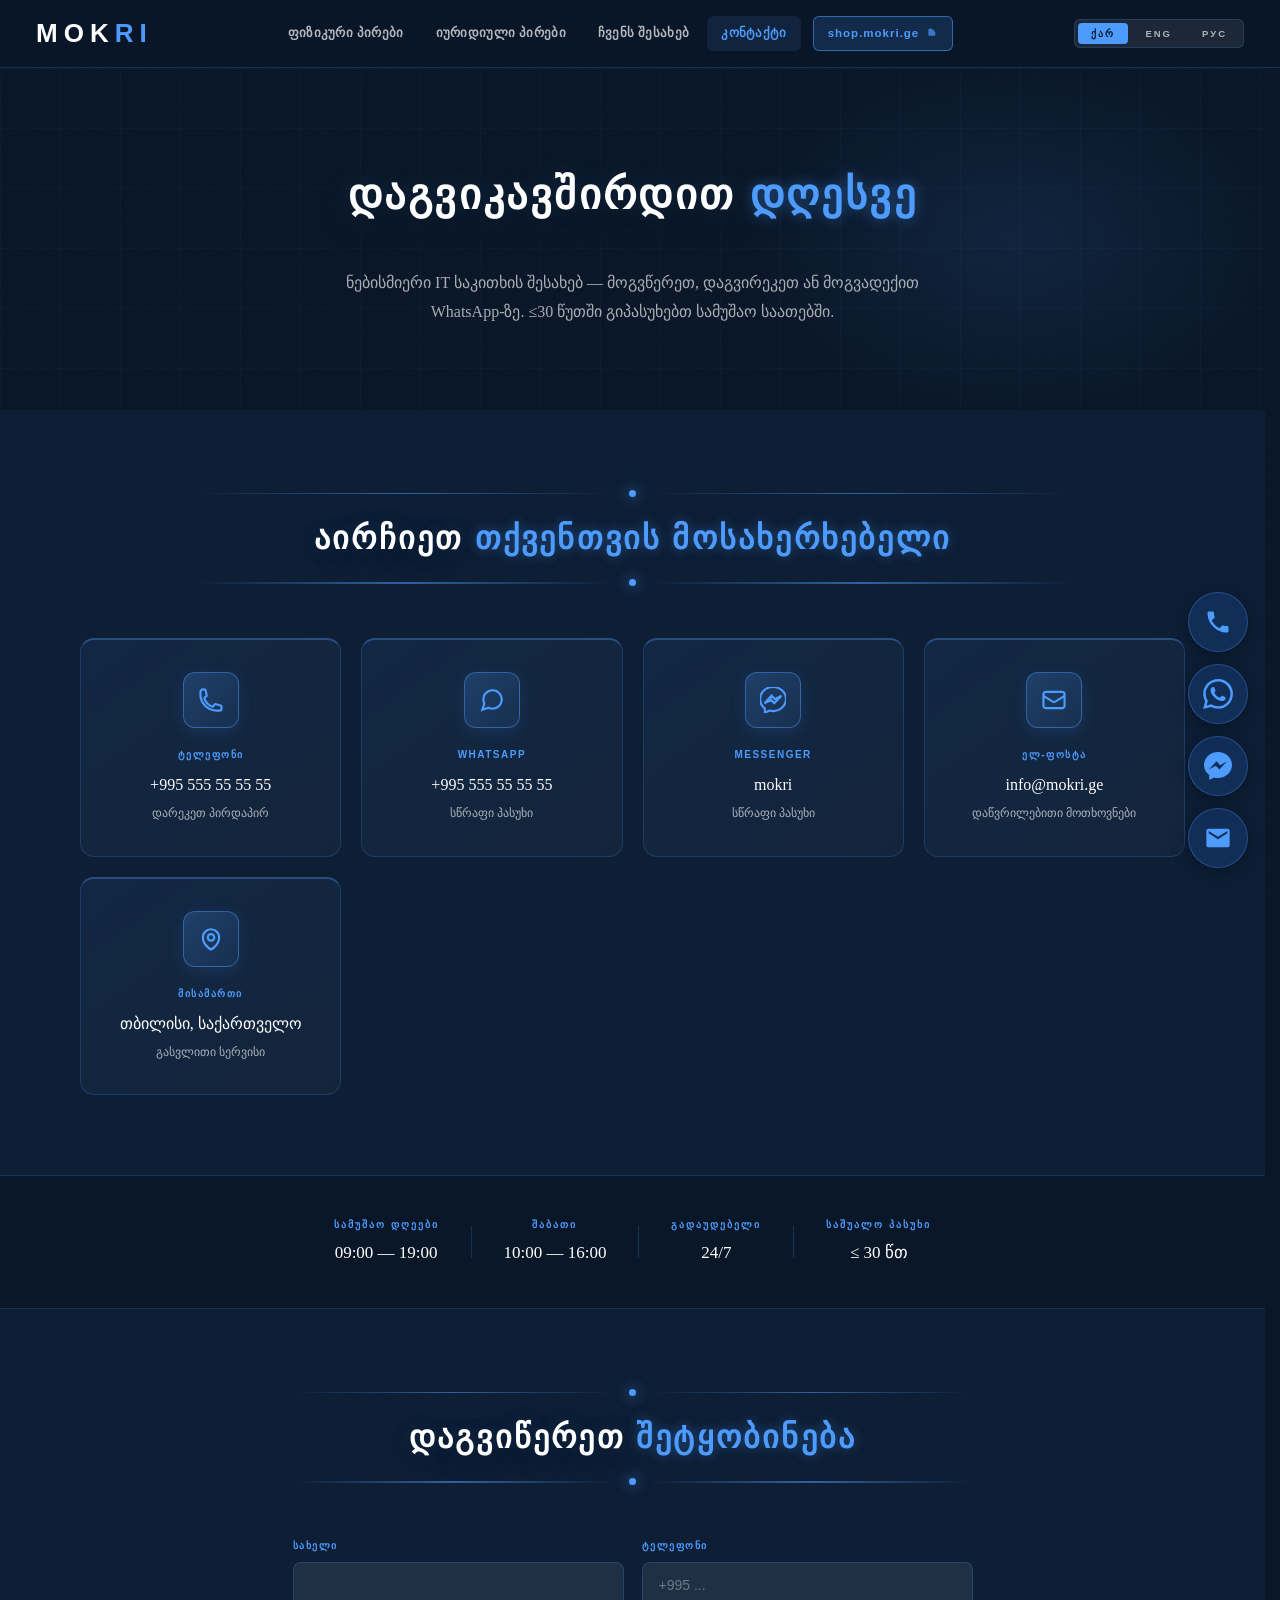
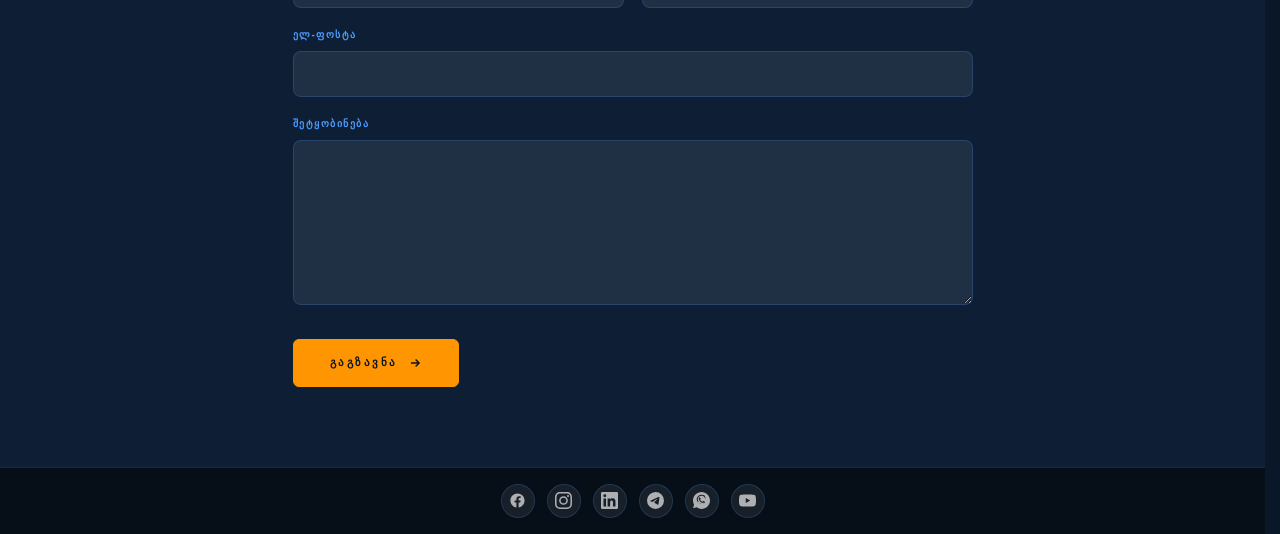
<file: contact.html>
<!DOCTYPE html>
<html lang="ka">
<head>
<meta charset="UTF-8">
<meta name="viewport" content="width=device-width, initial-scale=1.0">
<meta http-equiv="Content-Security-Policy" content="default-src 'self'; style-src 'self' 'unsafe-inline' https://fonts.googleapis.com; font-src https://fonts.gstatic.com; img-src 'self' data: https:; script-src 'self' 'unsafe-inline'; connect-src https://formspree.io; object-src 'none'; base-uri 'self'; form-action 'self' https://formspree.io;">
<meta http-equiv="X-Content-Type-Options" content="nosniff">
<meta http-equiv="X-Frame-Options" content="SAMEORIGIN">
<meta http-equiv="Referrer-Policy" content="strict-origin-when-cross-origin">
<meta http-equiv="Permissions-Policy" content="camera=(), microphone=(), geolocation=(), payment=()">
<meta name="robots" content="index, follow">
<link rel="icon" type="image/svg+xml" href="favicon.svg">
<title>კონტაქტი — MOKRI IT</title>
<link href="https://fonts.googleapis.com/css2?family=Orbitron:wght@400;700;900&family=EB+Garamond:ital,wght@0,400;0,500;0,600;0,700;1,400&family=Noto+Sans+Georgian:wght@300;400;600;700&display=swap" rel="stylesheet">
<style>
  :root {
    --bg: #0A1728;
    --bg2: #0d1e35;
    --bg3: #0f2240;
    --navy: #1A3B6C;
    --blue: #4D9BFD;
    --blue-dim: rgba(77,155,253,0.15);
    --blue-glow: rgba(77,155,253,0.35);
    --white: #FEFEFE;
    --white-dim: rgba(254,254,254,0.65);
    --white-faint: rgba(254,254,254,0.08);
    --border: rgba(77,155,253,0.2);
    --error: #ff5577;
    --success: #25D366;
  }

  * { margin:0; padding:0; box-sizing:border-box; }
  html { scroll-behavior: smooth; scrollbar-gutter: stable; }

  body {
    background: var(--bg);
    color: var(--white);
    font-family: 'EB Garamond', Georgia, serif;
    overflow-x: hidden;
    line-height: 1.7;
    padding-top: 68px;
  }

  body::before {
    content:'';
    position:fixed; inset:0;
    background-image: url("data:image/svg+xml,%3Csvg viewBox='0 0 256 256' xmlns='http://www.w3.org/2000/svg'%3E%3Cfilter id='n'%3E%3CfeTurbulence type='fractalNoise' baseFrequency='0.9' numOctaves='4' stitchTiles='stitch'/%3E%3C/filter%3E%3Crect width='100%25' height='100%25' filter='url(%23n)' opacity='0.04'/%3E%3C/svg%3E");
    pointer-events:none; z-index:0; opacity:.35;
  }

  /* ——— HEADER ——— */
  .lang-bar {
    position: fixed; top:0; right:0; left:0; z-index:1000;
    display: grid;
    grid-template-columns: auto 1fr auto;
    align-items: center;
    gap: 24px;
    padding: 0 36px;
    height: 68px;
    background: rgba(10,23,40,0.95);
    backdrop-filter: blur(18px) saturate(180%);
    -webkit-backdrop-filter: blur(18px) saturate(180%);
    border-bottom: 1px solid var(--border);
  }

  .lang-bar-logo {
    font-family: 'Orbitron', sans-serif;
    font-weight: 900;
    font-size: 26px;
    letter-spacing: 6px;
    color: var(--white);
    text-decoration: none;
    white-space: nowrap;
    transition: opacity 0.2s;
  }
  .lang-bar-logo:hover { opacity: 0.8; }
  .lang-bar-logo span { color: var(--blue); }

  .header-nav {
    display: flex; justify-content: center;
    align-items: center; gap: 4px;
  }

  .header-nav-link {
    position: relative; padding: 7px 14px;
    font-family: 'Noto Sans Georgian', sans-serif;
    font-size: 12.5px; font-weight: 600;
    letter-spacing: 0.3px;
    color: rgba(254,254,254,0.7);
    text-decoration: none; border-radius: 6px;
    transition: all 0.22s ease; white-space: nowrap;
  }
  .header-nav-link::after {
    content:''; position:absolute; bottom:3px; left:50%;
    transform: translateX(-50%) scaleX(0);
    width:60%; height:1.5px; background: var(--blue);
    border-radius:2px; transition: transform 0.22s ease;
  }
  .header-nav-link:hover { color:var(--white); background:rgba(77,155,253,0.08); }
  .header-nav-link:hover::after { transform: translateX(-50%) scaleX(1); }
  .header-nav-link.active { color:var(--blue); background:rgba(77,155,253,0.1); }
  .header-nav-link.shop-link {
    color:var(--blue); background:rgba(77,155,253,0.16); border:1px solid rgba(77,155,253,0.55);
    margin-left:8px; font-size:11.5px; letter-spacing:1px; font-weight:700;
  }
  .header-nav-link.shop-link:hover { background:var(--blue); color:var(--bg); box-shadow:0 0 18px var(--blue-glow); }
  .header-nav-link.shop-link::after { display:none; }

  .lang-switcher {
    display:flex; gap:4px;
    background:var(--white-faint); border:1px solid var(--border);
    border-radius:6px; padding:3px;
  }
  .lang-btn {
    padding:5px 13px;
    font-family:'Orbitron',sans-serif; font-size:9.5px; font-weight:700;
    letter-spacing:2px; border:none; background:transparent;
    color:var(--white-dim); border-radius:4px; cursor:pointer; transition:all 0.25s;
  }
  .lang-btn.active { background:var(--blue); color:var(--bg); }

  .nav-toggle {
    display: none;
    width: 40px;
    height: 40px;
    align-items: center;
    justify-content: center;
    background: transparent;
    border: 1px solid var(--border);
    border-radius: 6px;
    cursor: pointer;
    color: var(--white);
    transition: background 0.2s, border-color 0.2s;
  }
  .nav-toggle:hover { background: rgba(77,155,253,0.1); border-color: var(--blue); }
  .nav-toggle svg { width: 20px; height: 20px; }
  .nav-toggle .icon-close { display: none; }
  .nav-toggle[aria-expanded="true"] .icon-open { display: none; }
  .nav-toggle[aria-expanded="true"] .icon-close { display: block; }

  @media(max-width:860px) {
    .header-nav { gap: 2px; }
    .header-nav-link { padding: 6px 9px; font-size: 11px; }
    .header-nav-link.shop-link { margin-left: 4px; }
  }

  @media(max-width:900px) {
    .lang-bar { grid-template-columns: auto 1fr auto auto; }
    .header-nav {
      position: fixed;
      top: 68px;
      left: 0;
      right: 0;
      flex-direction: column;
      align-items: stretch;
      gap: 4px;
      padding: 16px 20px 24px;
      background: rgba(10,23,40,0.98);
      backdrop-filter: blur(20px) saturate(180%);
      -webkit-backdrop-filter: blur(20px) saturate(180%);
      border-bottom: 1px solid var(--border);
      transform: translateY(-100%);
      opacity: 0;
      pointer-events: none;
      transition: transform 0.3s ease, opacity 0.3s ease;
      max-height: calc(100dvh - 68px);
      overflow-y: auto;
      z-index: 999;
    }
    .lang-bar.is-open .header-nav {
      transform: translateY(0);
      opacity: 1;
      pointer-events: auto;
    }
    .header-nav-link {
      padding: 12px 14px;
      font-size: 14px;
      text-align: left;
      border-radius: 8px;
    }
    .header-nav-link::after { display: none; }
    .header-nav-link.shop-link { margin-left: 0; margin-top: 6px; text-align: center; }
    .nav-toggle { display: inline-flex; }
    .nav-backdrop {
      position: fixed;
      inset: 68px 0 0 0;
      background: rgba(0,0,0,0.5);
      opacity: 0;
      pointer-events: none;
      transition: opacity 0.3s ease;
      z-index: 998;
    }
    .lang-bar.is-open ~ .nav-backdrop { opacity: 1; pointer-events: auto; }
  }

  @media(max-width:480px) {
    .lang-bar { padding: 0 14px; gap: 8px; }
    .lang-bar-logo { font-size: 20px; letter-spacing: 4px; }
    .lang-btn { padding: 5px 9px; font-size: 9px; letter-spacing: 1.4px; }
  }

  /* ——— HERO ——— */
  .hero {
    position:relative; min-height:38vh;
    display:flex; flex-direction:column;
    justify-content:center; align-items:center;
    text-align:center;
    padding: 80px 80px 60px;
    overflow:hidden;
  }

  .hero::before {
    content:'';
    position:absolute; inset:0;
    background:
      linear-gradient(rgba(77,155,253,0.04) 1px, transparent 1px),
      linear-gradient(90deg, rgba(77,155,253,0.04) 1px, transparent 1px);
    background-size: 60px 60px;
  }

  .hero-glow {
    position:absolute; width:600px; height:400px;
    background: radial-gradient(ellipse, rgba(77,155,253,0.1) 0%, transparent 65%);
    top:50%; right:-50px; transform:translateY(-50%);
    pointer-events:none;
  }

  .hero-eyebrow {
    position:relative;
    font-family:'Orbitron',sans-serif; font-size:12px;
    font-weight:700; letter-spacing:4px; color:var(--blue);
    text-transform:uppercase; margin-bottom:20px;
    display:flex; align-items:center; gap:12px;
    justify-content:center;
  }
  .hero-eyebrow::before { content:''; width:32px; height:1px; background:var(--blue); }
  .hero-eyebrow::after  { content:''; width:32px; height:1px; background:var(--blue); }

  .hero-title {
    position:relative;
    font-family:'Orbitron',sans-serif; font-weight:900;
    font-size: clamp(22px, 3.5vw, 42px);
    letter-spacing:2.4px; line-height:1.08;
    margin: 0;
    text-align:center;
    text-shadow: 0 0 24px rgba(77,155,253,0.16), 0 10px 30px rgba(0,0,0,0.35);
    display:block;
    width: fit-content;
    margin-left: auto;
    margin-right: auto;
    padding: 0 12px;
  }
  .hero-title > span { color:var(--white); }
  .hero-title > span > span { color:var(--blue); text-shadow: 0 0 14px rgba(77,155,253,0.45); }

  .hero-desc {
    position:relative; max-width:640px;
    font-size:16px; color:var(--white-dim);
    line-height:1.8;
    font-family:'EB Garamond',Georgia,serif;
    margin-left:auto; margin-right:auto;
  }

  /* ——— SECTION HEADERS ——— */
  .section-eyebrow {
    font-family:'Orbitron',sans-serif; font-size:12px;
    font-weight:700; letter-spacing:4px; color:var(--blue);
    text-transform:uppercase; margin-bottom:16px;
    display:flex; align-items:center; gap:12px;
    justify-content:center;
  }
  .section-eyebrow::before { content:''; width:32px; height:1px; background:var(--blue); }
  .section-eyebrow::after  { content:''; width:32px; height:1px; background:var(--blue); }

  .section-title {
    position:relative;
    font-family:'Orbitron',sans-serif; font-weight:900;
    font-size:clamp(20px, 2.8vw, 32px); letter-spacing:2.2px;
    margin: 0; line-height:1.2;
    text-align:center;
    text-transform:none;
    text-shadow: 0 0 20px rgba(77,155,253,0.14), 0 8px 24px rgba(0,0,0,0.3);
    display:block;
    width: fit-content;
    margin-left: auto;
    margin-right: auto;
    padding: 0 16px;
  }
  .section-title > span { color:var(--white); }
  .section-title > span > span { color:var(--blue); text-shadow: 0 0 12px rgba(77,155,253,0.4); }

  /* Section divider — line · dot · line (same style as splash) */
  .section-title-wrap {
    display: flex;
    flex-direction: column;
    align-items: center;
    gap: 22px;
    margin-bottom: 52px;
  }
  .section-divider {
    display: flex;
    align-items: center;
    justify-content: center;
    gap: 14px;
    width: 100%;
    max-width: 880px;
  }
  .section-divider-line {
    flex: 1;
    height: 1.5px;
    background: linear-gradient(90deg, transparent, rgba(77,155,253,0.55), transparent);
  }
  .section-divider-dot {
    width: 7px;
    height: 7px;
    border-radius: 50%;
    background: var(--blue);
    box-shadow: 0 0 14px rgba(77,155,253,0.95);
    flex-shrink: 0;
  }

  /* ——— CONTACT METHODS ——— */
  .contacts { position:relative; z-index:1; background:var(--bg2); padding:80px 80px; text-align:center; }
  .contacts-grid { display:grid; grid-template-columns:repeat(4,1fr); gap:20px; text-align:left; }
  @media(max-width:900px){ .contacts-grid { grid-template-columns:1fr 1fr; } }
  @media(max-width:520px){ .contacts-grid { grid-template-columns:1fr; } .hero,.contacts,.form-section { padding-left:24px; padding-right:24px; } }

  .contact-card {
    position:relative; overflow:hidden; isolation:isolate;
    background: linear-gradient(145deg, rgba(77,155,253,0.08) 0%, rgba(254,254,254,0.03) 100%);
    border:1px solid var(--border);
    border-top:2px solid rgba(77,155,253,0.35);
    border-radius:14px; padding:32px 24px;
    text-align:center; text-decoration:none; color:inherit;
    display:flex; flex-direction:column; align-items:center;
    opacity:0; transform:translateY(20px);
    transition: opacity 0.5s ease, transform 0.5s ease, border-color 0.3s, box-shadow 0.3s;
  }
  .contact-card::after {
    content:''; position:absolute; inset:0;
    background: radial-gradient(ellipse 80% 60% at 50% 0%, rgba(77,155,253,0.14), transparent 70%);
    opacity:0; transition: opacity 0.5s ease; pointer-events:none; z-index:-1;
  }
  .contact-card:hover {
    border-color:rgba(77,155,253,0.55);
    border-top-color:var(--blue);
    box-shadow:0 10px 40px rgba(77,155,253,0.14);
    transform:translateY(-4px) !important;
  }
  .contact-card:hover::after { opacity:1; }

  .contact-icon {
    width:56px; height:56px;
    background: linear-gradient(135deg, rgba(77,155,253,0.22) 0%, rgba(77,155,253,0.08) 100%);
    border:1px solid rgba(77,155,253,0.45);
    border-radius:12px;
    display:flex; align-items:center; justify-content:center;
    margin-bottom:18px;
    box-shadow: 0 4px 16px rgba(77,155,253,0.12);
  }
  .contact-icon svg { width:26px; height:26px; fill:none; stroke:var(--blue); stroke-width:2; }
  .contact-label { font-family:'Orbitron',sans-serif; font-size:10px; font-weight:700; letter-spacing:1.5px; color:var(--blue); margin-bottom:10px; text-transform:uppercase; }
  .contact-value { font-family:'EB Garamond',Georgia,serif; font-size:16px; color:var(--white); line-height:1.5; word-break:break-word; }
  .contact-sub { font-size:12px; color:var(--white-dim); margin-top:6px; }

  /* ——— HOURS BANNER ——— */
  .hours-banner { position:relative; z-index:1; background:var(--bg); padding:40px 80px; border-top:1px solid var(--border); border-bottom:1px solid var(--border); }
  .hours-inner { max-width:1040px; margin:0 auto; display:flex; align-items:center; justify-content:center; gap:32px; flex-wrap:wrap; text-align:center; }
  .hours-block { display:flex; flex-direction:column; align-items:center; gap:6px; }
  .hours-block-label { font-family:'Orbitron',sans-serif; font-size:10px; font-weight:700; letter-spacing:2px; color:var(--blue); text-transform:uppercase; }
  .hours-block-value { font-family:'EB Garamond',Georgia,serif; font-size:17px; color:var(--white); }
  .hours-divider { width:1px; height:32px; background:var(--border); }
  @media(max-width:700px){ .hours-divider { display:none; } }

  /* ——— FORM ——— */
  .form-section { position:relative; z-index:1; background:var(--bg2); padding:80px 80px; }
  .form-wrap { max-width:680px; margin:0 auto; }
  .form-grid { display:grid; gap:18px; }
  .form-row { display:grid; grid-template-columns:1fr 1fr; gap:18px; }
  @media(max-width:600px){ .form-row { grid-template-columns:1fr; } }
  .field-label { font-family:'Orbitron',sans-serif; font-size:10px; font-weight:700; letter-spacing:1.5px; color:var(--blue); text-transform:uppercase; margin-bottom:8px; display:block; }
  .field { width:100%; padding:14px 16px; background:var(--white-faint); border:1px solid var(--border); border-radius:8px; color:var(--white); font-family:'Noto Sans Georgian',sans-serif; font-size:14px; transition:border-color 0.22s, background 0.22s; }
  .field::placeholder { color:rgba(254,254,254,0.35); }
  .field:focus { outline:none; border-color:var(--blue); background:rgba(77,155,253,0.05); }
  .field.error { border-color:var(--error); }
  textarea.field { resize:vertical; min-height:130px; font-family:'EB Garamond',Georgia,serif; line-height:1.6; }
  .form-error { font-size:12px; color:var(--error); margin-top:4px; min-height:16px; display:none; }
  .form-error.active { display:block; }
  .submit-btn { position:relative; display:inline-flex; align-items:center; justify-content:center; gap:10px; padding:16px 36px; background:#FF9500; color:var(--bg); font-family:'Orbitron',sans-serif; font-size:11px; font-weight:700; letter-spacing:2.5px; border-radius:6px; border:1px solid #FF9500; text-transform:uppercase; cursor:pointer; overflow:hidden; isolation:isolate; box-shadow:0 0 0 0 rgba(255,149,0,0); transition: box-shadow 0.5s cubic-bezier(0.32,0.72,0,1), transform 0.25s cubic-bezier(0.22,1,0.36,1); margin-top:8px; }
  .submit-btn::before { content:''; position:absolute; inset:0; background: linear-gradient(110deg, transparent 25%, rgba(255,255,255,0.5) 50%, transparent 75%); transform: translateX(-110%); transition: transform 0.7s cubic-bezier(0.32,0.72,0,1); pointer-events:none; z-index:0; }
  .submit-btn > svg, .submit-btn > span { position:relative; z-index:1; }
  .submit-btn:hover { box-shadow:0 0 24px rgba(255,149,0,0.55), 0 0 0 3px rgba(255,149,0,0.14); }
  .submit-btn:hover::before { transform: translateX(110%); }
  .submit-btn:active { transform: scale(0.97); }
  .submit-btn:disabled { opacity:0.5; cursor:not-allowed; }
  .form-status { margin-top:16px; padding:14px 18px; border-radius:8px; font-size:14px; display:none; }
  .form-status.active { display:block; }
  .form-status.success { background:rgba(37,211,102,0.1); border:1px solid rgba(37,211,102,0.35); color:var(--success); }
  .form-status.error-msg { background:rgba(255,85,119,0.08); border:1px solid rgba(255,85,119,0.35); color:var(--error); }

  /* ——— FOOTER ——— */
  footer {
    background: rgba(0,0,0,0.4);
    border-top: 1px solid var(--border);
    padding: 12px 40px;
    text-align: center;
    flex-shrink: 0;
    display: flex;
    flex-direction: column;
    align-items: center;
    justify-content: center;
    gap: 8px;
  }

  .footer-copy {
    font-size: 11px;
    color: var(--white-dim);
    opacity: 0.5;
    margin: 0;
    text-align: center;
  }
  .footer-social {
    display: flex;
    gap: 12px;
    flex-wrap: wrap;
    justify-content: center;
    margin: 4px 0;
  }
  .footer-social a {
    display: flex;
    align-items: center;
    justify-content: center;
    width: 34px;
    height: 34px;
    border-radius: 50%;
    background: rgba(255,255,255,0.07);
    border: 1px solid var(--border);
    color: var(--white-dim);
    transition: background 0.2s, color 0.2s, border-color 0.2s;
    text-decoration: none;
  }
  .footer-social a:hover { background: var(--blue); border-color: var(--blue); color: #fff; }
  .footer-social svg { width: 17px; height: 17px; fill: currentColor; }
  [data-lang] { display:none; }
  [data-lang].active { display:block; }
  .lang-inline[data-lang] { display:none; }
  .lang-inline[data-lang].active { display:inline; }

  /* ——— FLOATING CONTACT BUTTONS ——— */
  .float-btn {
    position: fixed;
    right: 32px;
    width: 60px;
    height: 60px;
    border-radius: 50%;
    display: flex;
    align-items: center;
    justify-content: center;
    z-index: 999;
    text-decoration: none;
    background: rgba(26,59,108,0.55);
    border: 1px solid rgba(77,155,253,0.3);
    backdrop-filter: blur(8px) saturate(140%);
    -webkit-backdrop-filter: blur(8px) saturate(140%);
    box-shadow: 0 4px 18px rgba(0,0,0,0.3);
    color: var(--blue);
    transition: transform 0.25s ease, background 0.3s ease, border-color 0.3s ease, box-shadow 0.3s ease, color 0.3s ease;
  }
  .float-btn:hover { transform: scale(1.1); color: #FEFEFE; }
  .float-btn svg { fill: currentColor; transition: fill 0.3s ease; }

  .call-float { bottom: 248px; }
  .call-float:hover { background: #FF9500; border-color: #FF9500; box-shadow: 0 8px 32px rgba(255,149,0,0.55); }
  .call-float svg { width: 28px; height: 28px; }

  .wa-float { bottom: 176px; }
  .wa-float:hover { background: #25d366; border-color: #25d366; box-shadow: 0 8px 32px rgba(37,211,102,0.55); }
  .wa-float svg { width: 30px; height: 30px; }

  .msng-float { bottom: 104px; }
  .msng-float:hover { background: #0084FF; border-color: #0084FF; box-shadow: 0 8px 32px rgba(0,132,255,0.55); }
  .msng-float svg { width: 28px; height: 28px; }

  .email-float { bottom: 32px; }
  .email-float:hover { background: #4D9BFD; border-color: #4D9BFD; box-shadow: 0 8px 32px rgba(77,155,253,0.55); }
  .email-float svg { width: 28px; height: 28px; }

  @media (max-width: 660px) {
    .float-btn { width: 50px; height: 50px; right: 16px; }
    .wa-float { bottom: 138px; }
    .msng-float { bottom: 78px; }
    .email-float { bottom: 18px; }
    .call-float { bottom: 198px; }
    .wa-float svg { width: 26px; height: 26px; }
    .msng-float svg, .email-float svg, .call-float svg { width: 24px; height: 24px; }
  }
  @media (max-height: 600px) {
    .float-btn { width: 44px; height: 44px; }
    .wa-float { bottom: 116px; }
    .msng-float { bottom: 64px; }
    .email-float { bottom: 12px; }
    .call-float { bottom: 168px; }
    .wa-float svg { width: 22px; height: 22px; }
    .msng-float svg, .email-float svg, .call-float svg { width: 20px; height: 20px; }
  }
</style>
<link rel="stylesheet" href="responsive.css">
</head>
<body>

<!-- HEADER -->
<header class="lang-bar" id="langBar">
  <a href="index.html" class="lang-bar-logo" aria-label="MOKRI - მთავარი">MOK<span>RI</span></a>
  <nav class="header-nav" id="mainNav" aria-label="მთავარი ნავიგაცია">
    <a href="individuals.html" class="header-nav-link" data-nav="individuals"><span data-lang="ka" class="active">ფიზიკური პირები</span><span data-lang="en">Individuals</span><span data-lang="ru">Частные Лица</span></a>
    <a href="business.html" class="header-nav-link" data-nav="business"><span data-lang="ka" class="active">იურიდიული პირები</span><span data-lang="en">Business</span><span data-lang="ru">Бизнес</span></a>
    <a href="about.html" class="header-nav-link" data-nav="about"><span data-lang="ka" class="active">ჩვენს შესახებ</span><span data-lang="en">About Us</span><span data-lang="ru">О Нас</span></a>
    <a href="contact.html" class="header-nav-link" data-nav="contact"><span data-lang="ka" class="active">კონტაქტი</span><span data-lang="en">Contact</span><span data-lang="ru">Контакты</span></a>
    <a href="https://shop.mokri.ge" target="_blank" rel="noopener noreferrer" class="header-nav-link shop-link" aria-label="Mokri Online Shop">
      <span>shop.mokri.ge</span>
      <svg width="11" height="11" viewBox="0 0 24 24" fill="currentColor" style="margin-left:4px;opacity:0.7"><path d="M18 13v6a2 2 0 01-2 2H5a2 2 0 01-2-2V8a2 2 0 012-2h6M15 3h6m0 0v6m0-6L10 14"/></svg>
    </a>
  </nav>
  <div class="lang-switcher" role="group" aria-label="ენის არჩევა">
    <button class="lang-btn active" type="button" data-lang-set="ka" aria-label="ქართული" aria-pressed="true">ქარ</button>
    <button class="lang-btn" type="button" data-lang-set="en" aria-label="English" aria-pressed="false">ENG</button>
    <button class="lang-btn" type="button" data-lang-set="ru" aria-label="Русский" aria-pressed="false">РУС</button>
  </div>
  <button class="nav-toggle" type="button" id="navToggle" aria-controls="mainNav" aria-expanded="false" aria-label="მენიუ">
    <svg class="icon-open" viewBox="0 0 24 24" fill="none" stroke="currentColor" stroke-width="2" stroke-linecap="round" stroke-linejoin="round" aria-hidden="true" focusable="false">
      <line x1="3" y1="6" x2="21" y2="6"/>
      <line x1="3" y1="12" x2="21" y2="12"/>
      <line x1="3" y1="18" x2="21" y2="18"/>
    </svg>
    <svg class="icon-close" viewBox="0 0 24 24" fill="none" stroke="currentColor" stroke-width="2" stroke-linecap="round" stroke-linejoin="round" aria-hidden="true" focusable="false">
      <line x1="18" y1="6" x2="6" y2="18"/>
      <line x1="6" y1="6" x2="18" y2="18"/>
    </svg>
  </button>
</header>
<div class="nav-backdrop" id="navBackdrop" aria-hidden="true"></div>

<!-- ——— FLOATING CALL ——— -->
<a href="tel:+995555555555" class="float-btn call-float" title="Call" aria-label="Call +995 555 55 55 55">
  <svg viewBox="0 0 24 24" xmlns="http://www.w3.org/2000/svg" aria-hidden="true" focusable="false">
    <path d="M6.62 10.79c1.44 2.83 3.76 5.14 6.59 6.59l2.2-2.2c.27-.27.67-.36 1.02-.24 1.12.37 2.33.57 3.57.57.55 0 1 .45 1 1V20c0 .55-.45 1-1 1-9.39 0-17-7.61-17-17 0-.55.45-1 1-1h3.5c.55 0 1 .45 1 1 0 1.25.2 2.45.57 3.57.11.35.03.74-.25 1.02l-2.2 2.2z"/>
  </svg>
</a>

<!-- ——— FLOATING WHATSAPP ——— -->
<a href="https://wa.me/995555555555" target="_blank" rel="noopener noreferrer" class="float-btn wa-float" title="WhatsApp" aria-label="WhatsApp">
  <svg viewBox="0 0 24 24" xmlns="http://www.w3.org/2000/svg" aria-hidden="true" focusable="false">
    <path d="M17.472 14.382c-.297-.149-1.758-.867-2.03-.967-.273-.099-.471-.148-.67.15-.197.297-.767.966-.94 1.164-.173.199-.347.223-.644.075-.297-.15-1.255-.463-2.39-1.475-.883-.788-1.48-1.761-1.653-2.059-.173-.297-.018-.458.13-.606.134-.133.298-.347.446-.52.149-.174.198-.298.298-.497.099-.198.05-.371-.025-.52-.075-.149-.669-1.612-.916-2.207-.242-.579-.487-.5-.669-.51-.173-.008-.371-.01-.57-.01-.198 0-.52.074-.792.372-.272.297-1.04 1.016-1.04 2.479 0 1.462 1.065 2.875 1.213 3.074.149.198 2.096 3.2 5.077 4.487.709.306 1.262.489 1.694.625.712.227 1.36.195 1.871.118.571-.085 1.758-.719 2.006-1.413.248-.694.248-1.289.173-1.413-.074-.124-.272-.198-.57-.347m-5.421 7.403h-.004a9.87 9.87 0 01-5.031-1.378l-.361-.214-3.741.982.998-3.648-.235-.374a9.86 9.86 0 01-1.51-5.26c.001-5.45 4.436-9.884 9.888-9.884 2.64 0 5.122 1.03 6.988 2.898a9.825 9.825 0 012.893 6.994c-.003 5.45-4.437 9.884-9.885 9.884m8.413-18.297A11.815 11.815 0 0012.05 0C5.495 0 .16 5.335.157 11.892c0 2.096.547 4.142 1.588 5.945L.057 24l6.305-1.654a11.882 11.882 0 005.683 1.448h.005c6.554 0 11.89-5.335 11.893-11.893a11.821 11.821 0 00-3.48-8.413z"/>
  </svg>
</a>

<!-- ——— FLOATING MESSENGER ——— -->
<a href="https://m.me/mokri" target="_blank" rel="noopener noreferrer" class="float-btn msng-float" title="Messenger" aria-label="Messenger">
  <svg viewBox="0 0 24 24" xmlns="http://www.w3.org/2000/svg" aria-hidden="true" focusable="false">
    <path d="M12 0C5.373 0 0 4.974 0 11.111c0 3.498 1.744 6.617 4.472 8.652V24l4.086-2.242c1.09.301 2.246.464 3.442.464 6.627 0 12-4.974 12-11.111S18.627 0 12 0zm1.193 14.963l-3.056-3.259-5.963 3.259 6.559-6.963 3.13 3.259 5.889-3.259-6.559 6.963z"/>
  </svg>
</a>

<!-- ——— FLOATING EMAIL ——— -->
<a href="mailto:info@mokri.ge" class="float-btn email-float" title="Email" aria-label="Email">
  <svg viewBox="0 0 24 24" xmlns="http://www.w3.org/2000/svg" aria-hidden="true" focusable="false">
    <path d="M20 4H4c-1.1 0-2 .9-2 2v12c0 1.1.9 2 2 2h16c1.1 0 2-.9 2-2V6c0-1.1-.9-2-2-2zm0 4l-8 5-8-5V6l8 5 8-5v2z"/>
  </svg>
</a>

<!-- HERO -->
<section class="hero">
  <div class="hero-glow"></div>
  <div class="section-title-wrap">
    <h1 class="hero-title">
      <span data-lang="ka" class="active">დაგვიკავშირდით <span style="color:var(--blue)">დღესვე</span></span>
      <span data-lang="en">Get in <span style="color:var(--blue)">Touch</span></span>
      <span data-lang="ru">Свяжитесь <span style="color:var(--blue)">с Нами</span></span>
    </h1>
  </div>
  <p class="hero-desc">
    <span data-lang="ka" class="active">ნებისმიერი IT საკითხის შესახებ — მოგვწერეთ, დაგვირეკეთ ან მოგვადექით WhatsApp-ზე. ≤30 წუთში გიპასუხებთ სამუშაო საათებში.</span>
    <span data-lang="en">For any IT question — message us, call us, or reach out on WhatsApp. We respond in ≤30 minutes during business hours.</span>
    <span data-lang="ru">По любому IT-вопросу — напишите, позвоните или свяжитесь через WhatsApp. Отвечаем за ≤30 минут в рабочее время.</span>
  </p>
</section>

<!-- CONTACT METHODS -->
<section class="contacts">
  <div class="section-title-wrap">
    <div class="section-divider" aria-hidden="true">
      <span class="section-divider-line"></span>
      <span class="section-divider-dot"></span>
      <span class="section-divider-line"></span>
    </div>
    <h2 class="section-title">
      <span data-lang="ka" class="active">აირჩიეთ <span>თქვენთვის მოსახერხებელი</span></span>
      <span data-lang="en">Choose What <span>Works for You</span></span>
      <span data-lang="ru">Выберите <span>удобный способ</span></span>
    </h2>
    <div class="section-divider" aria-hidden="true">
      <span class="section-divider-line"></span>
      <span class="section-divider-dot"></span>
      <span class="section-divider-line"></span>
    </div>
  </div>

  <div class="contacts-grid">
    <!-- Phone -->
    <a href="tel:+995555555555" class="contact-card">
      <div class="contact-icon"><svg viewBox="0 0 24 24"><path d="M2.25 6.75c0 8.284 6.716 15 15 15h2.25a2.25 2.25 0 002.25-2.25v-1.372c0-.516-.351-.966-.852-1.091l-4.423-1.106c-.44-.11-.902.055-1.173.417l-.97 1.293c-.282.376-.769.542-1.21.38a12.035 12.035 0 01-7.143-7.143c-.162-.441.004-.928.38-1.21l1.293-.97c.363-.271.527-.734.417-1.173L6.963 3.102a1.125 1.125 0 00-1.091-.852H4.5A2.25 2.25 0 002.25 4.5v2.25z"/></svg></div>
      <div class="contact-label"><span data-lang="ka" class="active">ტელეფონი</span><span data-lang="en">Phone</span><span data-lang="ru">Телефон</span></div>
      <div class="contact-value">+995 555 55 55 55</div>
      <div class="contact-sub"><span data-lang="ka" class="active">დარეკეთ პირდაპირ</span><span data-lang="en">Call us directly</span><span data-lang="ru">Звоните напрямую</span></div>
    </a>

    <!-- WhatsApp -->
    <a href="https://wa.me/995555555555" target="_blank" rel="noopener noreferrer" class="contact-card">
      <div class="contact-icon"><svg viewBox="0 0 24 24" fill="none" stroke="currentColor" stroke-width="2"><path d="M21 11.5a8.38 8.38 0 01-.9 3.8 8.5 8.5 0 01-7.6 4.7 8.38 8.38 0 01-3.8-.9L3 21l1.9-5.7a8.38 8.38 0 01-.9-3.8 8.5 8.5 0 014.7-7.6 8.38 8.38 0 013.8-.9h.5a8.48 8.48 0 018 8v.5z"/></svg></div>
      <div class="contact-label">WhatsApp</div>
      <div class="contact-value">+995 555 55 55 55</div>
      <div class="contact-sub"><span data-lang="ka" class="active">სწრაფი პასუხი</span><span data-lang="en">Fast response</span><span data-lang="ru">Быстрый ответ</span></div>
    </a>

    <!-- Messenger -->
    <a href="https://m.me/mokri" target="_blank" rel="noopener noreferrer" class="contact-card">
      <div class="contact-icon"><svg viewBox="0 0 24 24" fill="currentColor"><path d="M12 0C5.373 0 0 4.974 0 11.111c0 3.498 1.744 6.617 4.472 8.652V24l4.086-2.242c1.09.301 2.246.464 3.442.464 6.627 0 12-4.974 12-11.111S18.627 0 12 0zm1.193 14.963l-3.056-3.259-5.963 3.259 6.559-6.963 3.13 3.259 5.889-3.259-6.559 6.963z"/></svg></div>
      <div class="contact-label">Messenger</div>
      <div class="contact-value">mokri</div>
      <div class="contact-sub"><span data-lang="ka" class="active">სწრაფი პასუხი</span><span data-lang="en">Fast response</span><span data-lang="ru">Быстрый ответ</span></div>
    </a>

    <!-- Email -->
    <a href="mailto:info@mokri.ge" class="contact-card">
      <div class="contact-icon"><svg viewBox="0 0 24 24"><path d="M21.75 6.75v10.5a2.25 2.25 0 01-2.25 2.25h-15a2.25 2.25 0 01-2.25-2.25V6.75m19.5 0A2.25 2.25 0 0019.5 4.5h-15a2.25 2.25 0 00-2.25 2.25m19.5 0v.243a2.25 2.25 0 01-1.07 1.916l-7.5 4.615a2.25 2.25 0 01-2.36 0L3.32 8.91a2.25 2.25 0 01-1.07-1.916V6.75"/></svg></div>
      <div class="contact-label"><span data-lang="ka" class="active">ელ-ფოსტა</span><span data-lang="en">Email</span><span data-lang="ru">Эл. почта</span></div>
      <div class="contact-value">info@mokri.ge</div>
      <div class="contact-sub"><span data-lang="ka" class="active">დაწვრილებითი მოთხოვნები</span><span data-lang="en">Detailed inquiries</span><span data-lang="ru">Подробные запросы</span></div>
    </a>

    <!-- Address -->
    <div class="contact-card" style="cursor:default">
      <div class="contact-icon"><svg viewBox="0 0 24 24"><path d="M15 10.5a3 3 0 11-6 0 3 3 0 016 0z"/><path d="M19.5 10.5c0 7.142-7.5 11.25-7.5 11.25S4.5 17.642 4.5 10.5a7.5 7.5 0 1115 0z"/></svg></div>
      <div class="contact-label"><span data-lang="ka" class="active">მისამართი</span><span data-lang="en">Address</span><span data-lang="ru">Адрес</span></div>
      <div class="contact-value"><span data-lang="ka" class="active">თბილისი, საქართველო</span><span data-lang="en">Tbilisi, Georgia</span><span data-lang="ru">Тбилиси, Грузия</span></div>
      <div class="contact-sub"><span data-lang="ka" class="active">გასვლითი სერვისი</span><span data-lang="en">On-site service</span><span data-lang="ru">Выездное обслуживание</span></div>
    </div>
  </div>
</section>

<!-- HOURS BANNER -->
<div class="hours-banner">
  <div class="hours-inner">
    <div class="hours-block">
      <div class="hours-block-label"><span data-lang="ka" class="active">სამუშაო დღეები</span><span data-lang="en">Weekdays</span><span data-lang="ru">Будни</span></div>
      <div class="hours-block-value">09:00 — 19:00</div>
    </div>
    <div class="hours-divider"></div>
    <div class="hours-block">
      <div class="hours-block-label"><span data-lang="ka" class="active">შაბათი</span><span data-lang="en">Saturday</span><span data-lang="ru">Суббота</span></div>
      <div class="hours-block-value">10:00 — 16:00</div>
    </div>
    <div class="hours-divider"></div>
    <div class="hours-block">
      <div class="hours-block-label"><span data-lang="ka" class="active">გადაუდებელი</span><span data-lang="en">Emergency</span><span data-lang="ru">Срочно</span></div>
      <div class="hours-block-value">24/7</div>
    </div>
    <div class="hours-divider"></div>
    <div class="hours-block">
      <div class="hours-block-label"><span data-lang="ka" class="active">საშუალო პასუხი</span><span data-lang="en">Avg Response</span><span data-lang="ru">Ответ</span></div>
      <div class="hours-block-value">≤ 30 <span data-lang="ka" class="active lang-inline">წთ</span><span data-lang="en" class="lang-inline">min</span><span data-lang="ru" class="lang-inline">мин</span></div>
    </div>
  </div>
</div>

<!-- CONTACT FORM -->
<section class="form-section">
  <div class="form-wrap">
    <div class="section-title-wrap">
      <div class="section-divider" aria-hidden="true">
        <span class="section-divider-line"></span>
        <span class="section-divider-dot"></span>
        <span class="section-divider-line"></span>
      </div>
      <h2 class="section-title">
        <span data-lang="ka" class="active">დაგვიწერეთ <span>შეტყობინება</span></span>
        <span data-lang="en">Send Us a <span>Message</span></span>
        <span data-lang="ru">Напишите <span>нам</span></span>
      </h2>
      <div class="section-divider" aria-hidden="true">
        <span class="section-divider-line"></span>
        <span class="section-divider-dot"></span>
        <span class="section-divider-line"></span>
      </div>
    </div>

    <form id="contactForm" class="form-grid" novalidate>
      <div class="form-row">
        <div>
          <label for="cf-name" class="field-label"><span data-lang="ka" class="active">სახელი</span><span data-lang="en">Name</span><span data-lang="ru">Имя</span></label>
          <input id="cf-name" name="name" class="field" type="text" autocomplete="name" required maxlength="80" aria-required="true">
          <div class="form-error" data-error-for="cf-name"></div>
        </div>
        <div>
          <label for="cf-phone" class="field-label"><span data-lang="ka" class="active">ტელეფონი</span><span data-lang="en">Phone</span><span data-lang="ru">Телефон</span></label>
          <input id="cf-phone" name="phone" class="field" type="tel" autocomplete="tel" maxlength="40" placeholder="+995 ...">
          <div class="form-error" data-error-for="cf-phone"></div>
        </div>
      </div>

      <div>
        <label for="cf-email" class="field-label"><span data-lang="ka" class="active">ელ-ფოსტა</span><span data-lang="en">Email</span><span data-lang="ru">Эл. почта</span></label>
        <input id="cf-email" name="email" class="field" type="email" autocomplete="email" required maxlength="120" aria-required="true">
        <div class="form-error" data-error-for="cf-email"></div>
      </div>

      <div>
        <label for="cf-message" class="field-label"><span data-lang="ka" class="active">შეტყობინება</span><span data-lang="en">Message</span><span data-lang="ru">Сообщение</span></label>
        <textarea id="cf-message" name="message" class="field" rows="6" required maxlength="2000" aria-required="true"></textarea>
        <div class="form-error" data-error-for="cf-message"></div>
      </div>

      <div>
        <button type="submit" class="submit-btn">
          <span data-lang="ka" class="active">გაგზავნა</span><span data-lang="en">Send</span><span data-lang="ru">Отправить</span>
          <svg width="14" height="14" viewBox="0 0 24 24" fill="none" stroke="currentColor" stroke-width="2.5"><path d="M5 12h14M13 6l6 6-6 6"/></svg>
        </button>
      </div>

      <div id="formStatus" class="form-status" role="status" aria-live="polite"></div>
    </form>
  </div>
</section>

<footer>
  <div class="footer-social">
    <!-- Facebook -->
    <a href="https://facebook.com/mokri" target="_blank" rel="noopener noreferrer" title="Facebook" aria-label="Facebook">
      <svg viewBox="0 0 24 24" xmlns="http://www.w3.org/2000/svg"><path d="M22 12c0-5.523-4.477-10-10-10S2 6.477 2 12c0 4.991 3.657 9.128 8.438 9.878v-6.987H7.898V12h2.54V9.797c0-2.506 1.492-3.89 3.777-3.89 1.094 0 2.238.195 2.238.195v2.46h-1.26c-1.243 0-1.63.771-1.63 1.562V12h2.773l-.443 2.89h-2.33v6.988C18.343 21.128 22 16.991 22 12z"/></svg>
    </a>
    <!-- Instagram -->
    <a href="https://instagram.com/mokri" target="_blank" rel="noopener noreferrer" title="Instagram" aria-label="Instagram">
      <svg viewBox="0 0 24 24" xmlns="http://www.w3.org/2000/svg"><path d="M12 2.163c3.204 0 3.584.012 4.85.07 1.366.062 2.633.326 3.608 1.301.975.975 1.24 2.242 1.301 3.608.058 1.266.07 1.646.07 4.85s-.012 3.584-.07 4.85c-.062 1.366-.326 2.633-1.301 3.608-.975.975-2.242 1.24-3.608 1.301-1.266.058-1.646.07-4.85.07s-3.584-.012-4.85-.07c-1.366-.062-2.633-.326-3.608-1.301-.975-.975-1.24-2.242-1.301-3.608C2.175 15.584 2.163 15.204 2.163 12s.012-3.584.07-4.85c.062-1.366.326-2.633 1.301-3.608C4.509 2.489 5.776 2.225 7.142 2.163 8.408 2.105 8.788 2.163 12 2.163zm0-2.163C8.741 0 8.333.013 7.053.072 5.197.157 3.355.673 2.014 2.014.673 3.355.157 5.197.072 7.053.013 8.333 0 8.741 0 12c0 3.259.013 3.667.072 4.947.085 1.856.601 3.698 1.942 5.039 1.341 1.341 3.183 1.857 5.039 1.942C8.333 23.987 8.741 24 12 24s3.667-.013 4.947-.072c1.856-.085 3.698-.601 5.039-1.942 1.341-1.341 1.857-3.183 1.942-5.039.059-1.28.072-1.688.072-4.947 0-3.259-.013-3.667-.072-4.947-.085-1.856-.601-3.698-1.942-5.039C20.645.673 18.803.157 16.947.072 15.667.013 15.259 0 12 0zm0 5.838a6.162 6.162 0 100 12.324 6.162 6.162 0 000-12.324zM12 16a4 4 0 110-8 4 4 0 010 8zm6.406-11.845a1.44 1.44 0 100 2.881 1.44 1.44 0 000-2.881z"/></svg>
    </a>
    <!-- LinkedIn -->
    <a href="https://linkedin.com/company/mokri" target="_blank" rel="noopener noreferrer" title="LinkedIn" aria-label="LinkedIn">
      <svg viewBox="0 0 24 24" xmlns="http://www.w3.org/2000/svg"><path d="M20.447 20.452h-3.554v-5.569c0-1.328-.027-3.037-1.852-3.037-1.853 0-2.136 1.445-2.136 2.939v5.667H9.351V9h3.414v1.561h.046c.477-.9 1.637-1.85 3.37-1.85 3.601 0 4.267 2.37 4.267 5.455v6.286zM5.337 7.433a2.062 2.062 0 01-2.063-2.065 2.064 2.064 0 112.063 2.065zm1.782 13.019H3.555V9h3.564v11.452zM22.225 0H1.771C.792 0 0 .774 0 1.729v20.542C0 23.227.792 24 1.771 24h20.451C23.2 24 24 23.227 24 22.271V1.729C24 .774 23.2 0 22.222 0h.003z"/></svg>
    </a>
    <!-- Telegram -->
    <a href="https://t.me/mokri" target="_blank" rel="noopener noreferrer" title="Telegram" aria-label="Telegram">
      <svg viewBox="0 0 24 24" xmlns="http://www.w3.org/2000/svg"><path d="M11.944 0A12 12 0 0 0 0 12a12 12 0 0 0 12 12 12 12 0 0 0 12-12A12 12 0 0 0 12 0a12 12 0 0 0-.056 0zm4.962 7.224c.1-.002.321.023.465.14a.506.506 0 0 1 .171.325c.016.093.036.306.02.472-.18 1.898-.962 6.502-1.36 8.627-.168.9-.499 1.201-.82 1.23-.696.065-1.225-.46-1.9-.902-1.056-.693-1.653-1.124-2.678-1.8-1.185-.78-.417-1.21.258-1.91.177-.184 3.247-2.977 3.307-3.23.007-.032.014-.15-.056-.212s-.174-.041-.249-.024c-.106.024-1.793 1.14-5.061 3.345-.48.33-.913.49-1.302.48-.428-.008-1.252-.241-1.865-.44-.752-.245-1.349-.374-1.297-.789.027-.216.325-.437.893-.663 3.498-1.524 5.83-2.529 6.998-3.014 3.332-1.386 4.025-1.627 4.476-1.635z"/></svg>
    </a>
    <!-- Signal -->
    <a href="https://signal.me/#p/mokri" target="_blank" rel="noopener noreferrer" title="Signal" aria-label="Signal">
      <svg viewBox="0 0 24 24" xmlns="http://www.w3.org/2000/svg"><path d="M12.001 0C5.373 0 0 5.372 0 12c0 2.114.554 4.1 1.524 5.827L.06 23.06l5.274-1.458A11.94 11.94 0 0012 24c6.628 0 12-5.373 12-12S18.629 0 12.001 0zm.065 3.77a8.29 8.29 0 014.24 1.163l.49.3-.306.488a6.793 6.793 0 011.035 3.664 6.851 6.851 0 01-6.85 6.851 6.793 6.793 0 01-3.54-.986l-.49-.3.306-.49A6.844 6.844 0 015.215 10.3a6.851 6.851 0 016.85-6.53zm0 1.5a5.352 5.352 0 00-5.35 5.03 5.289 5.289 0 00.9 3.022l-1.213 3.35 3.378-1.188A5.35 5.35 0 1012.066 5.27zm-2.94 2.02c.134 0 .269.003.396.008.16.006.337.015.506.41.2.464.638 1.558.694 1.671.057.112.095.244.019.394-.076.15-.114.244-.228.375-.114.13-.24.292-.343.393-.114.113-.232.235-.1.46.133.228.59.972 1.267 1.574.87.774 1.603 1.013 1.831 1.126.228.113.36.094.493-.057.133-.15.57-.664.722-.892.151-.228.303-.19.51-.113.208.076 1.32.623 1.547.736.228.113.38.17.437.265.057.094.057.54-.133 1.063-.19.522-.995.988-1.395 1.045-.38.053-.848.075-1.368-.086a12.61 12.61 0 01-1.238-.457c-2.18-.94-3.604-3.14-3.71-3.286-.108-.147-.881-1.172-.881-2.235 0-1.063.558-1.585.757-1.802.198-.218.434-.273.578-.273z"/></svg>
    </a>
    <!-- YouTube -->
    <a href="https://youtube.com/@mokri" target="_blank" rel="noopener noreferrer" title="YouTube" aria-label="YouTube">
      <svg viewBox="0 0 24 24" xmlns="http://www.w3.org/2000/svg"><path d="M23.498 6.186a3.016 3.016 0 00-2.122-2.136C19.505 3.545 12 3.545 12 3.545s-7.505 0-9.377.505A3.017 3.017 0 00.502 6.186C0 8.07 0 12 0 12s0 3.93.502 5.814a3.016 3.016 0 002.122 2.136c1.871.505 9.376.505 9.376.505s7.505 0 9.377-.505a3.015 3.015 0 002.122-2.136C24 15.93 24 12 24 12s0-3.93-.502-5.814zM9.545 15.568V8.432L15.818 12l-6.273 3.568z"/></svg>
    </a>
  </div>
</footer>

<script>
'use strict';
var currentLang = 'ka';

(function() {
  var ALLOWED_LANGS = ['ka','en','ru'];

  function safeGet(key) {
    try { return localStorage.getItem(key); } catch(e) { return null; }
  }
  function safeSet(key, val) {
    try { localStorage.setItem(key, val); } catch(e) {}
  }

  function setLang(lang) {
    if (!ALLOWED_LANGS.includes(lang)) return;
    currentLang = lang;
    document.querySelectorAll('[data-lang]').forEach(function(el) {
      el.classList.toggle('active', el.getAttribute('data-lang') === lang);
    });
    document.querySelectorAll('.lang-btn').forEach(function(btn) {
      var isActive = btn.getAttribute('data-lang-set') === lang;
      btn.classList.toggle('active', isActive);
      btn.setAttribute('aria-pressed', isActive ? 'true' : 'false');
    });
    document.documentElement.lang = lang;
    safeSet('mokri-lang', lang);
  }

  var saved = safeGet('mokri-lang');
  if (saved && ALLOWED_LANGS.includes(saved)) setLang(saved);

  document.addEventListener('click', function(e) {
    var btn = e.target.closest('[data-lang-set]');
    if (!btn) return;
    var lang = btn.getAttribute('data-lang-set');
    if (ALLOWED_LANGS.includes(lang)) setLang(lang);
  });

  /* ——— Highlight active nav link ——— */
  (function() {
    var path = window.location.pathname.split('/').pop();
    var page = (path || 'index').replace(/\.html?$/i, '') || 'index';
    document.querySelectorAll('.header-nav-link[data-nav]').forEach(function(link) {
      if (link.getAttribute('data-nav') === page) link.classList.add('active');
    });
  })();

  /* ——— Mobile nav toggle ——— */
  (function() {
    var bar = document.getElementById('langBar');
    var toggle = document.getElementById('navToggle');
    var nav = document.getElementById('mainNav');
    var backdrop = document.getElementById('navBackdrop');
    if (!bar || !toggle || !nav) return;

    function openNav() {
      bar.classList.add('is-open');
      toggle.setAttribute('aria-expanded', 'true');
      document.body.classList.add('nav-open');
    }
    function closeNav() {
      bar.classList.remove('is-open');
      toggle.setAttribute('aria-expanded', 'false');
      document.body.classList.remove('nav-open');
    }
    function isOpen() { return bar.classList.contains('is-open'); }

    toggle.addEventListener('click', function() {
      if (isOpen()) closeNav(); else openNav();
    });
    if (backdrop) backdrop.addEventListener('click', closeNav);
    nav.addEventListener('click', function(e) {
      if (e.target.closest('a')) closeNav();
    });
    document.addEventListener('keydown', function(e) {
      if (e.key === 'Escape' && isOpen()) closeNav();
    });
    var resizeTimer;
    window.addEventListener('resize', function() {
      clearTimeout(resizeTimer);
      resizeTimer = setTimeout(function() {
        if (window.innerWidth > 900 && isOpen()) closeNav();
      }, 100);
    });
  })();

  /* ——— IntersectionObserver for card animations ——— */
  var obs = new IntersectionObserver(function(entries) {
    entries.forEach(function(e) {
      if (e.isIntersecting) {
        e.target.style.opacity = '1';
        e.target.style.transform = 'translateY(0)';
        obs.unobserve(e.target);
      }
    });
  }, { threshold: 0.08 });

  document.querySelectorAll('.contact-card').forEach(function(el) { obs.observe(el); });
})();

/* ——— CONTACT FORM ——— */
// Replace YOUR_FORM_ID with the ID from your Formspree dashboard (https://formspree.io)
const FORMSPREE_URL = 'https://formspree.io/f/YOUR_FORM_ID';

const TXT = {
  required: { ka: 'ეს ველი სავალდებულოა', en: 'This field is required', ru: 'Это поле обязательно' },
  emailBad: { ka: 'არასწორი ელ-ფოსტის ფორმატი', en: 'Invalid email format', ru: 'Неверный формат email' },
  tooShort: { ka: 'ძალიან მოკლეა', en: 'Too short', ru: 'Слишком коротко' },
  sending:  { ka: 'იგზავნება...', en: 'Sending...', ru: 'Отправка...' },
  success:  { ka: 'მადლობა! თქვენი შეტყობინება გაიგზავნა.', en: 'Thanks! Your message has been sent.', ru: 'Спасибо! Ваше сообщение отправлено.' },
  fail:     { ka: 'შეცდომა. სცადეთ ხელახლა ან დაგვიკავშირდით პირდაპირ.', en: 'Something went wrong. Please try again or contact us directly.', ru: 'Произошла ошибка. Попробуйте снова или свяжитесь с нами напрямую.' }
};
function t(key) { return TXT[key][currentLang] || TXT[key].en; }

function showError(fieldId, msg) {
  const f = document.getElementById(fieldId);
  const e = document.querySelector(`[data-error-for="${fieldId}"]`);
  if (f) f.classList.add('error');
  if (e) { e.textContent = msg; e.classList.add('active'); }
}
function clearError(fieldId) {
  const f = document.getElementById(fieldId);
  const e = document.querySelector(`[data-error-for="${fieldId}"]`);
  if (f) f.classList.remove('error');
  if (e) { e.textContent = ''; e.classList.remove('active'); }
}
function clearAllErrors() { ['cf-name','cf-email','cf-phone','cf-message'].forEach(clearError); }

document.getElementById('contactForm').addEventListener('submit', async function(ev) {
  ev.preventDefault();
  clearAllErrors();

  const name    = document.getElementById('cf-name').value.trim();
  const email   = document.getElementById('cf-email').value.trim();
  const phone   = document.getElementById('cf-phone').value.trim();
  const message = document.getElementById('cf-message').value.trim();

  let ok = true;
  if (name.length < 2) { showError('cf-name', t('required')); ok = false; }
  if (!email)          { showError('cf-email', t('required')); ok = false; }
  else if (!/^[^\s@]+@[^\s@]+\.[^\s@]+$/.test(email)) { showError('cf-email', t('emailBad')); ok = false; }
  if (message.length < 10) { showError('cf-message', t('tooShort')); ok = false; }
  if (!ok) return;

  const btn    = this.querySelector('.submit-btn');
  const status = document.getElementById('formStatus');
  btn.disabled = true;
  status.className = 'form-status active';
  status.textContent = t('sending');

  if (FORMSPREE_URL.includes('YOUR_FORM_ID')) {
    status.className = 'form-status error-msg active';
    status.textContent = t('fail');
    btn.disabled = false;
    console.error('Formspree form ID not configured. Replace YOUR_FORM_ID in contact.html with your actual form ID from https://formspree.io');
    return;
  }

  try {
    const res = await fetch(FORMSPREE_URL, {
      method: 'POST',
      headers: { 'Accept': 'application/json', 'Content-Type': 'application/json' },
      body: JSON.stringify({ name, email, phone, message })
    });
    if (res.ok) {
      status.className = 'form-status success active';
      status.textContent = t('success');
      this.reset();
    } else {
      throw new Error(`Formspree submission failed with status ${res.status}`);
    }
  } catch (err) {
    console.error('Form submission failed:', err);
    status.className = 'form-status error-msg active';
    status.textContent = t('fail');
    btn.disabled = false;
  }
});
</script>
</body>
</html>
</file>
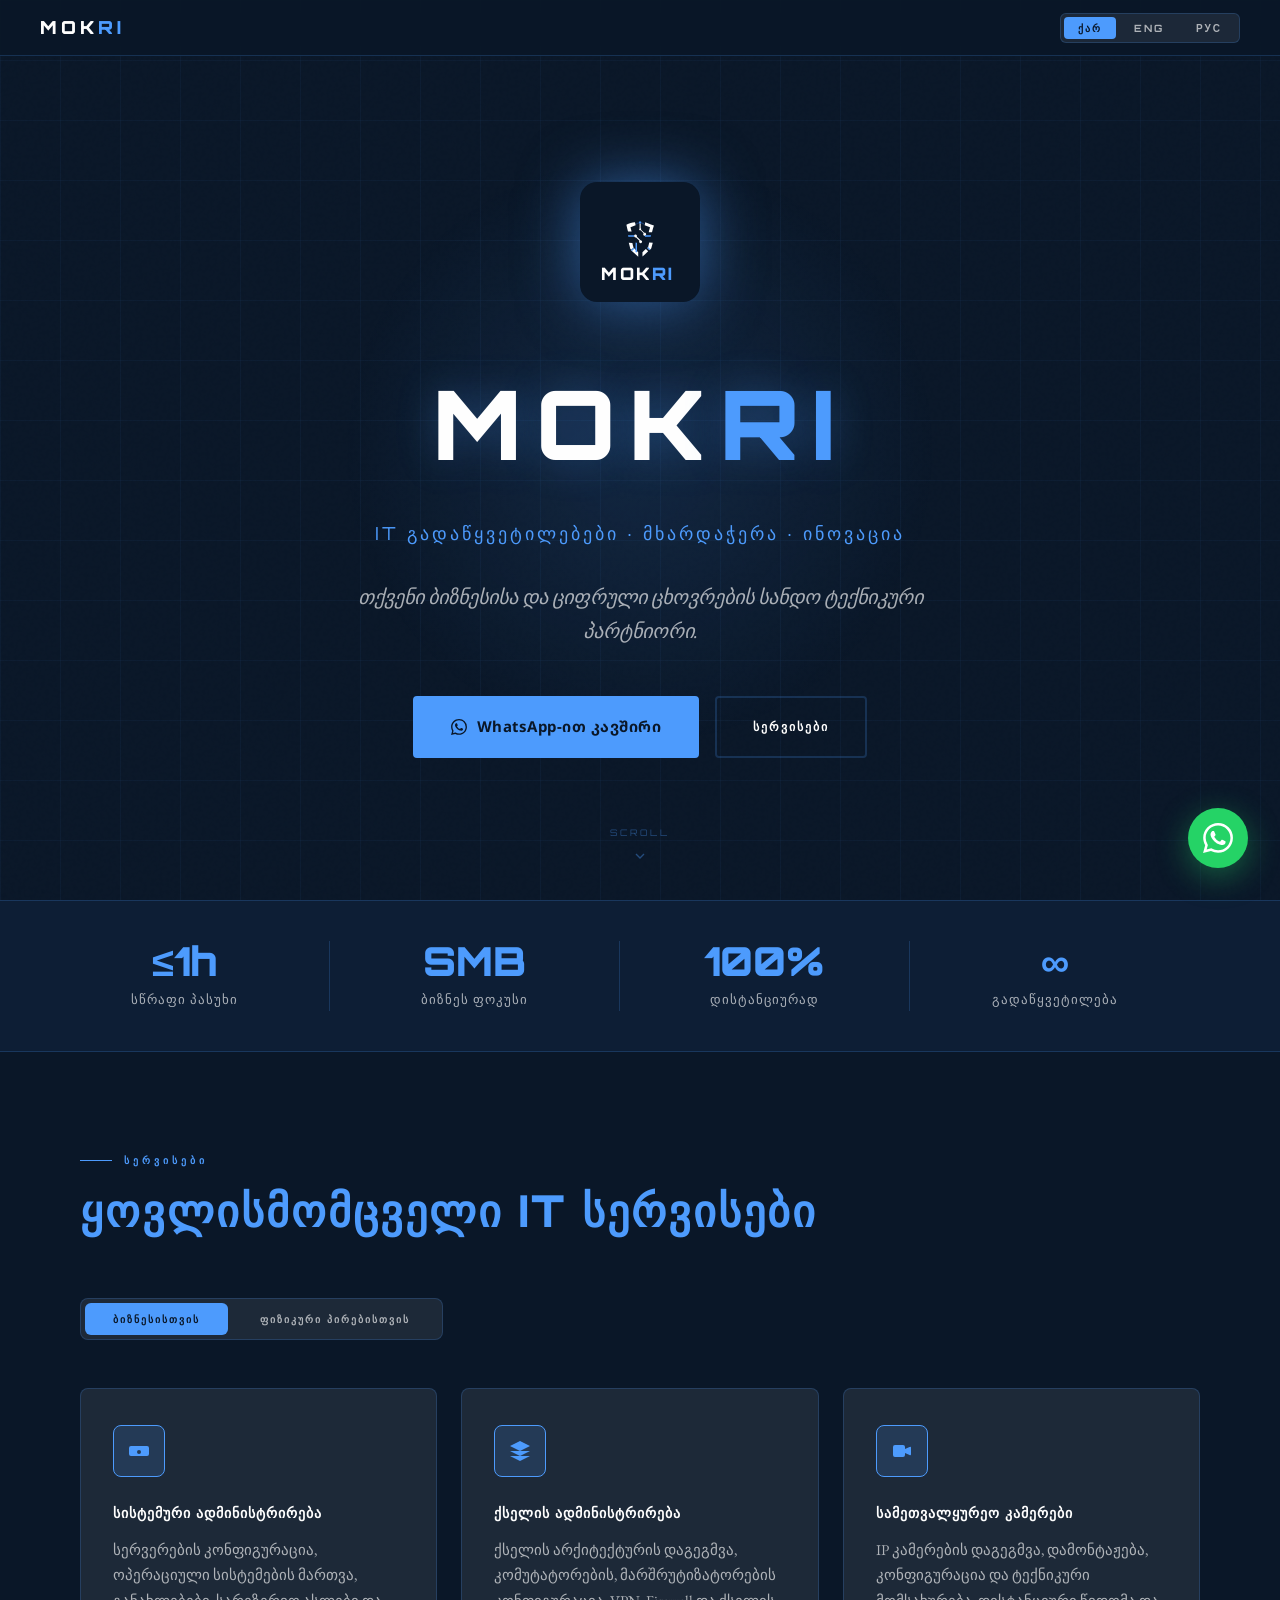
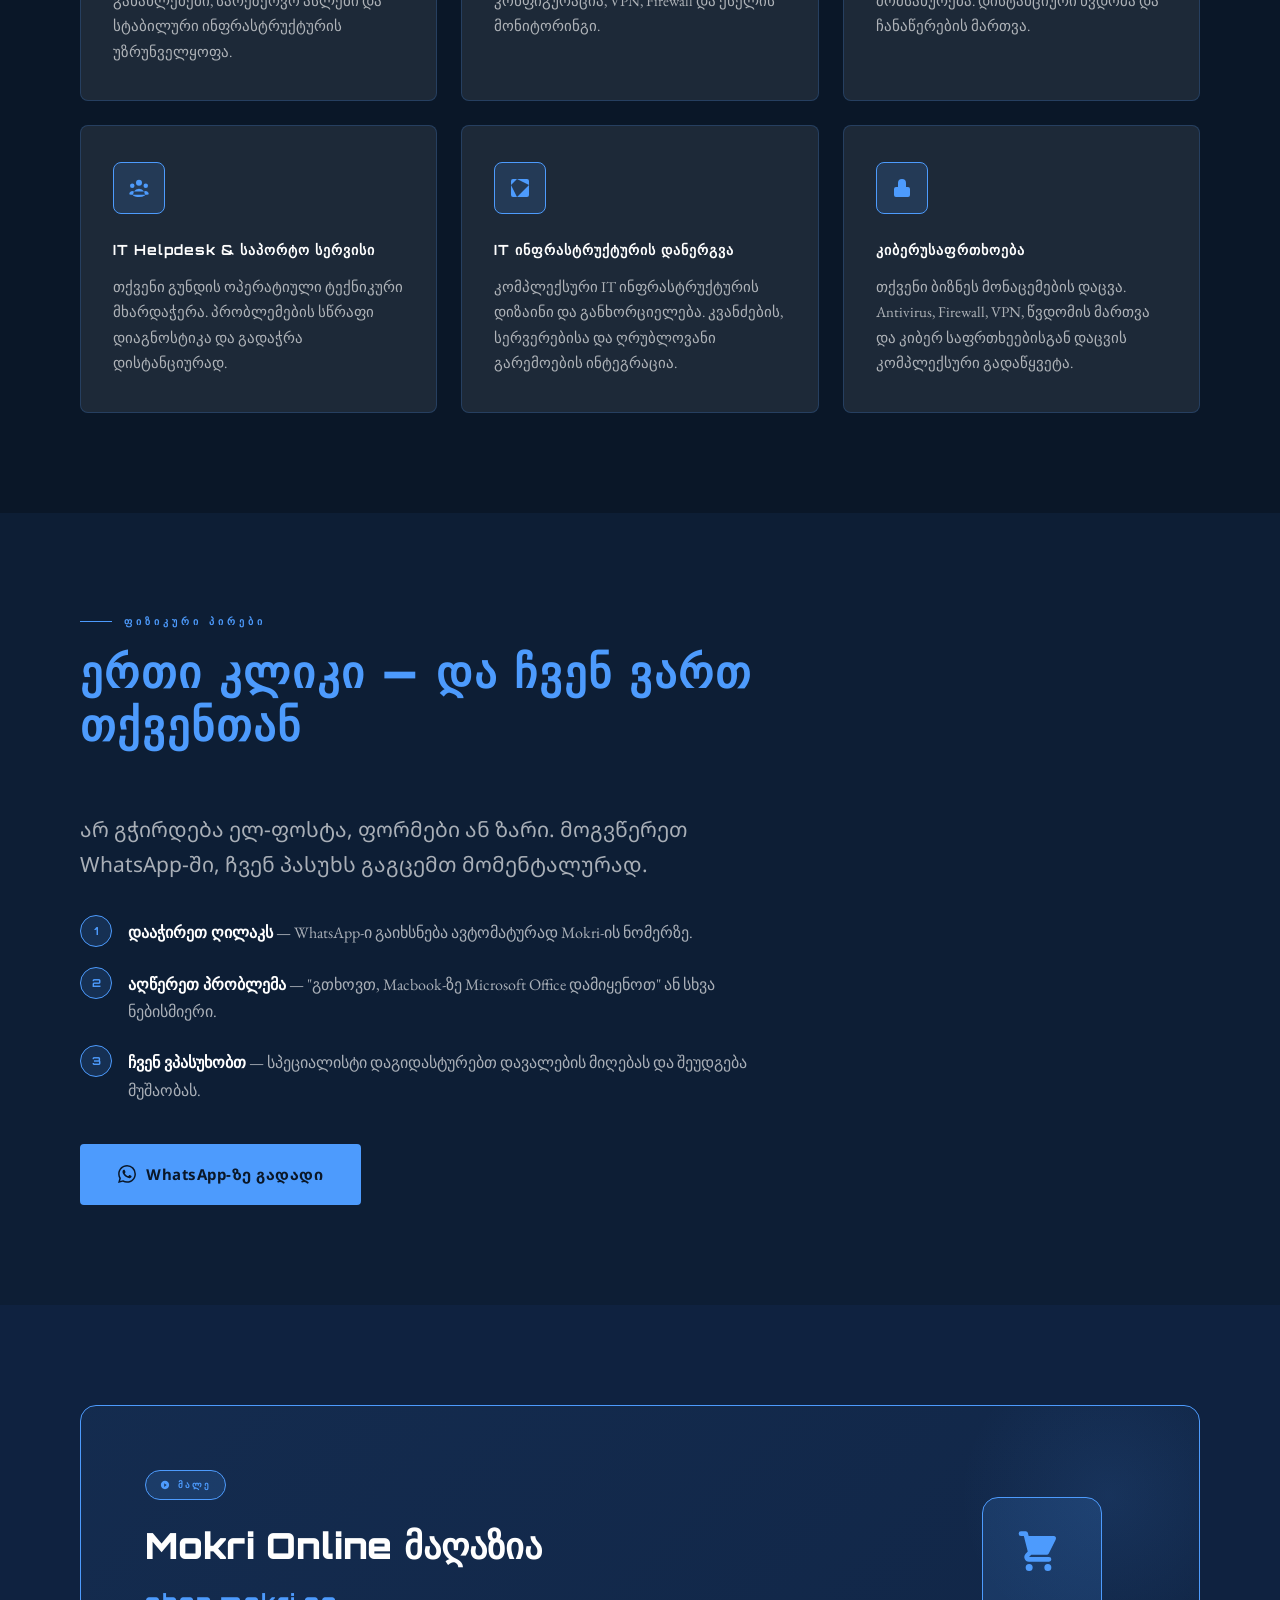
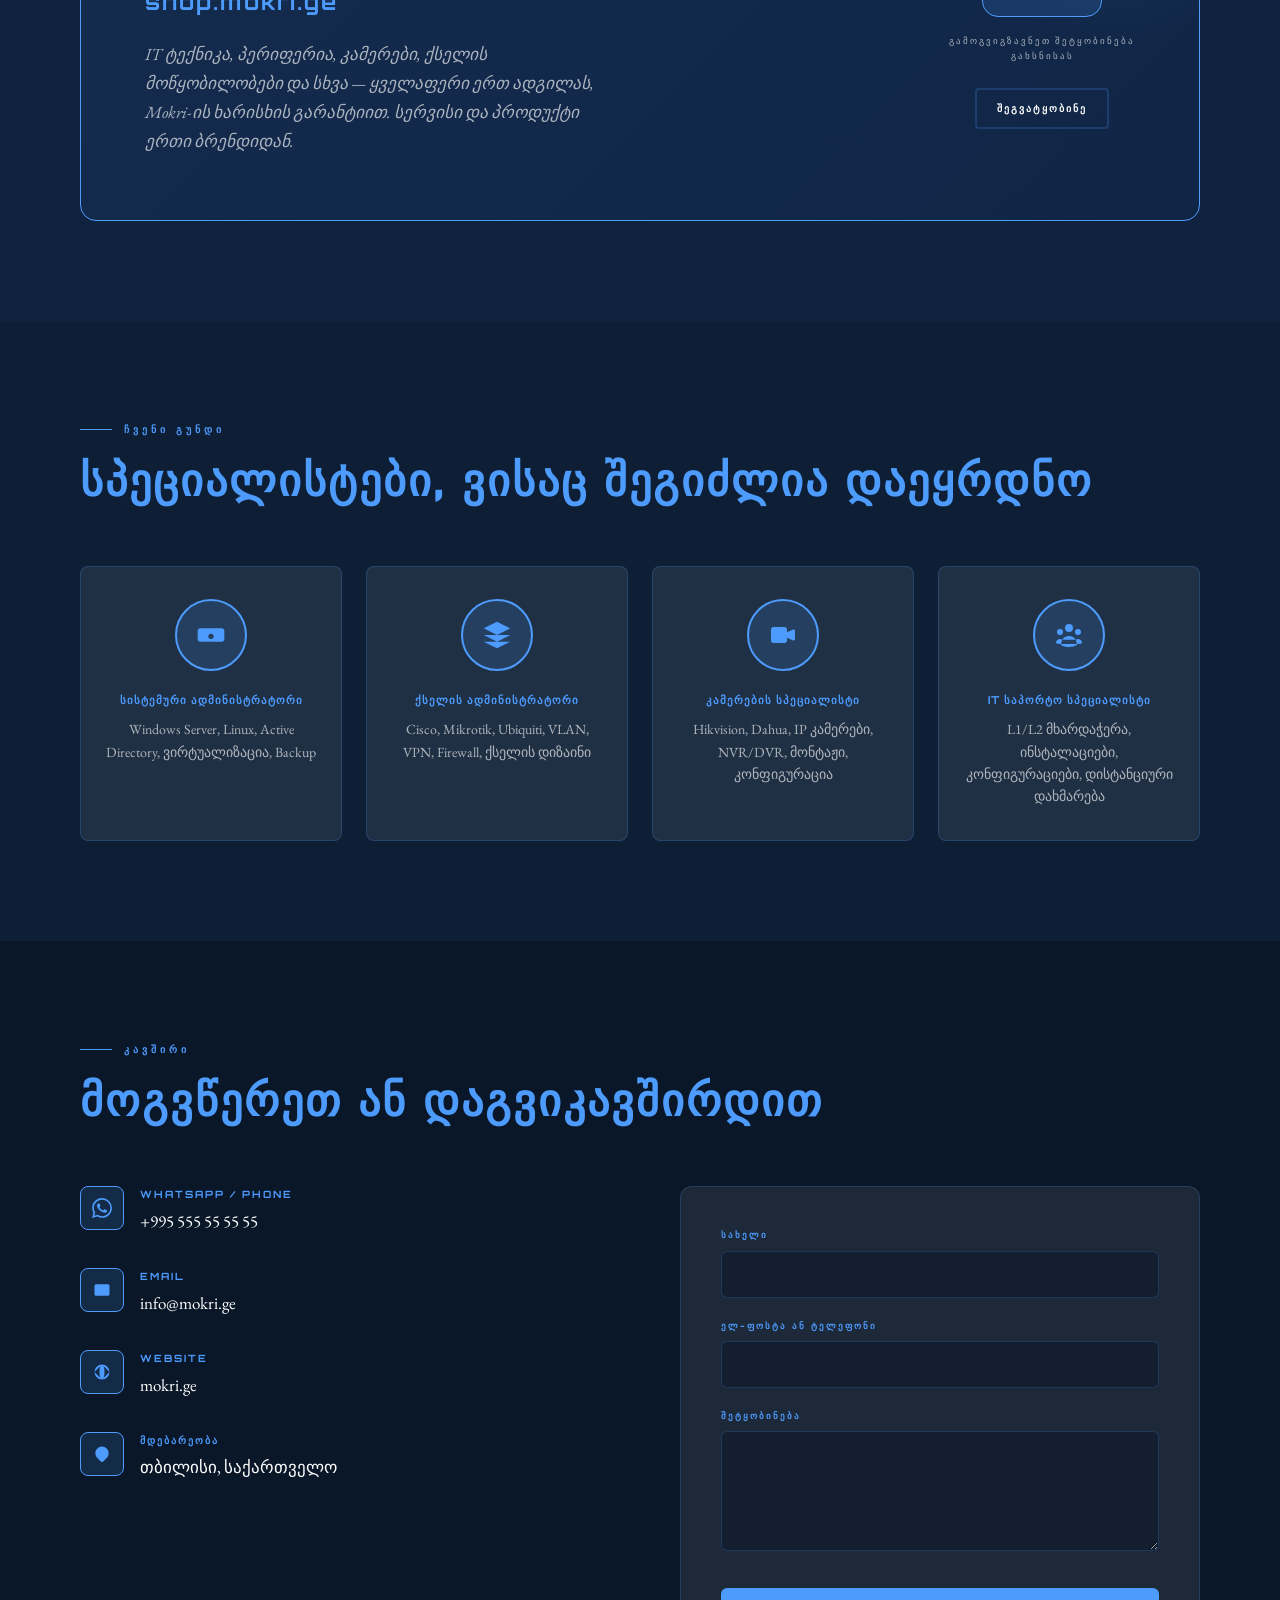
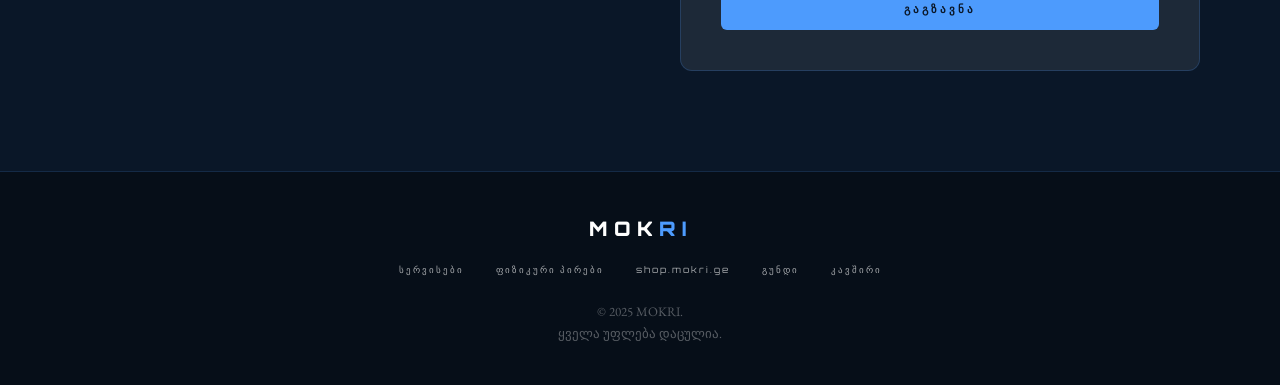
<file: index 2 option.html>
<!DOCTYPE html>
<html lang="ka">
<head>
<meta charset="UTF-8">
<meta name="viewport" content="width=device-width, initial-scale=1.0">
<title>MOKRI — IT Solutions</title>
<link href="https://fonts.googleapis.com/css2?family=Orbitron:wght@400;700;900&family=EB+Garamond:ital,wght@0,400;0,500;0,600;0,700;1,400&family=Noto+Sans+Georgian:wght@300;400;600;700&display=swap" rel="stylesheet">
<style>
  :root {
    --bg: #0A1728;
    --bg2: #0d1e35;
    --bg3: #0f2240;
    --navy: #1A3B6C;
    --blue: #4D9BFD;
    --blue-dim: rgba(77,155,253,0.15);
    --blue-glow: rgba(77,155,253,0.35);
    --white: #FEFEFE;
    --white-dim: rgba(254,254,254,0.65);
    --white-faint: rgba(254,254,254,0.08);
    --border: rgba(77,155,253,0.2);
  }

  * { margin:0; padding:0; box-sizing:border-box; }

  html { scroll-behavior: smooth; }

  body {
    background: var(--bg);
    color: var(--white);
    font-family: 'EB Garamond', Georgia, serif;
    overflow-x: hidden;
    line-height: 1.7;
  }

  /* ——— NOISE TEXTURE OVERLAY ——— */
  body::before {
    content:'';
    position:fixed;
    inset:0;
    background-image: url("data:image/svg+xml,%3Csvg viewBox='0 0 256 256' xmlns='http://www.w3.org/2000/svg'%3E%3Cfilter id='noise'%3E%3CfeTurbulence type='fractalNoise' baseFrequency='0.9' numOctaves='4' stitchTiles='stitch'/%3E%3C/filter%3E%3Crect width='100%25' height='100%25' filter='url(%23noise)' opacity='0.035'/%3E%3C/svg%3E");
    pointer-events:none;
    z-index:0;
    opacity:.4;
  }

  /* ——— LANGUAGE SWITCHER ——— */
  .lang-bar {
    position: fixed;
    top: 0; right: 0; left: 0;
    z-index: 1000;
    display: flex;
    justify-content: space-between;
    align-items: center;
    padding: 0 40px;
    height: 56px;
    background: rgba(10,23,40,0.92);
    backdrop-filter: blur(12px);
    border-bottom: 1px solid var(--border);
  }

  .lang-bar-logo {
    font-family: 'Orbitron', sans-serif;
    font-weight: 900;
    font-size: 18px;
    letter-spacing: 4px;
    color: var(--white);
    text-decoration: none;
  }
  .lang-bar-logo span { color: var(--blue); }

  .lang-switcher {
    display: flex;
    gap: 4px;
    background: var(--white-faint);
    border: 1px solid var(--border);
    border-radius: 6px;
    padding: 3px;
  }

  .lang-btn {
    padding: 5px 14px;
    font-family: 'Orbitron', sans-serif;
    font-size: 10px;
    font-weight: 700;
    letter-spacing: 2px;
    border: none;
    background: transparent;
    color: var(--white-dim);
    border-radius: 4px;
    cursor: pointer;
    transition: all 0.25s;
  }

  .lang-btn.active {
    background: var(--blue);
    color: var(--bg);
  }

  /* ——— HERO ——— */
  .hero {
    position: relative;
    min-height: 100vh;
    display: flex;
    flex-direction: column;
    justify-content: center;
    align-items: center;
    text-align: center;
    padding: 120px 40px 80px;
    overflow: hidden;
  }

  .hero-grid {
    position: absolute;
    inset: 0;
    background-image:
      linear-gradient(rgba(77,155,253,0.05) 1px, transparent 1px),
      linear-gradient(90deg, rgba(77,155,253,0.05) 1px, transparent 1px);
    background-size: 60px 60px;
    animation: gridFade 6s ease-in-out infinite alternate;
  }

  @keyframes gridFade {
    from { opacity: 0.3; }
    to { opacity: 0.8; }
  }

  .hero-glow {
    position: absolute;
    width: 600px;
    height: 600px;
    background: radial-gradient(circle, rgba(77,155,253,0.12) 0%, transparent 70%);
    top: 50%; left: 50%;
    transform: translate(-50%,-50%);
    pointer-events: none;
  }

  .hero-logo {
    position: relative;
    margin-bottom: 32px;
    animation: fadeUp 0.9s ease both;
  }

  .hero-logo svg {
    width: 120px;
    height: 120px;
    filter: drop-shadow(0 0 30px rgba(77,155,253,0.5));
  }

  .hero-brand {
    font-family: 'Orbitron', sans-serif;
    font-weight: 900;
    font-size: clamp(52px, 9vw, 96px);
    letter-spacing: 14px;
    color: var(--white);
    position: relative;
    animation: fadeUp 0.9s 0.1s ease both;
    text-shadow: 0 0 40px rgba(77,155,253,0.3);
  }

  .hero-brand span { color: var(--blue); }

  .hero-tagline {
    font-size: clamp(14px, 2vw, 18px);
    letter-spacing: 3px;
    color: var(--blue);
    text-transform: uppercase;
    font-family: 'Orbitron', sans-serif;
    font-weight: 400;
    margin-top: 12px;
    margin-bottom: 32px;
    animation: fadeUp 0.9s 0.2s ease both;
    opacity: 0;
    animation-fill-mode: both;
  }

  .hero-desc {
    font-size: clamp(16px, 2vw, 20px);
    color: var(--white-dim);
    max-width: 640px;
    margin: 0 auto 48px;
    font-style: italic;
    animation: fadeUp 0.9s 0.3s ease both;
  }

  .hero-actions {
    display: flex;
    gap: 16px;
    flex-wrap: wrap;
    justify-content: center;
    animation: fadeUp 0.9s 0.4s ease both;
  }

  @keyframes fadeUp {
    from { opacity:0; transform: translateY(24px); }
    to { opacity:1; transform: translateY(0); }
  }

  .btn-primary {
    display: inline-flex;
    align-items: center;
    gap: 10px;
    padding: 16px 36px;
    background: var(--blue);
    color: var(--bg);
    font-family: 'Noto Sans Georgian', 'EB Garamond', sans-serif;
    font-weight: 700;
    font-size: 15px;
    letter-spacing: 0.5px;
    text-decoration: none;
    border-radius: 4px;
    transition: all 0.25s;
    border: 2px solid var(--blue);
  }

  .btn-primary:hover {
    background: transparent;
    color: var(--blue);
    box-shadow: 0 0 24px var(--blue-glow);
  }

  .btn-outline {
    display: inline-flex;
    align-items: center;
    gap: 10px;
    padding: 16px 36px;
    background: transparent;
    color: var(--white);
    font-family: 'Orbitron', sans-serif;
    font-weight: 700;
    font-size: 12px;
    letter-spacing: 2px;
    text-decoration: none;
    border-radius: 4px;
    border: 2px solid var(--border);
    transition: all 0.25s;
  }

  .btn-outline:hover {
    border-color: var(--blue);
    color: var(--blue);
  }

  .hero-scroll {
    position: absolute;
    bottom: 36px;
    left: 50%;
    transform: translateX(-50%);
    display: flex;
    flex-direction: column;
    align-items: center;
    gap: 8px;
    opacity: 0.4;
    animation: bounce 2s ease-in-out infinite;
  }

  @keyframes bounce {
    0%, 100% { transform: translateX(-50%) translateY(0); }
    50% { transform: translateX(-50%) translateY(8px); }
  }

  .hero-scroll span {
    font-family: 'Orbitron', sans-serif;
    font-size: 9px;
    letter-spacing: 3px;
    color: var(--blue);
  }

  /* ——— SECTIONS ——— */
  section { position: relative; z-index: 1; }

  .section-inner {
    max-width: 1200px;
    margin: 0 auto;
    padding: 100px 40px;
  }

  .section-label {
    font-family: 'Orbitron', sans-serif;
    font-size: 10px;
    font-weight: 700;
    letter-spacing: 4px;
    color: var(--blue);
    text-transform: uppercase;
    margin-bottom: 16px;
    display: flex;
    align-items: center;
    gap: 12px;
  }

  .section-label::before {
    content: '';
    display: block;
    width: 32px;
    height: 1px;
    background: var(--blue);
  }

  .section-title {
    font-family: 'Orbitron', sans-serif;
    font-weight: 900;
    font-size: clamp(28px, 4vw, 44px);
    letter-spacing: 2px;
    margin-bottom: 60px;
    line-height: 1.2;
  }

  .section-title span { color: var(--blue); }

  /* ——— STATS BAR ——— */
  .stats-bar {
    background: var(--bg2);
    border-top: 1px solid var(--border);
    border-bottom: 1px solid var(--border);
  }

  .stats-inner {
    max-width: 1200px;
    margin: 0 auto;
    padding: 40px 40px;
    display: grid;
    grid-template-columns: repeat(4, 1fr);
    gap: 40px;
  }

  .stat-item {
    text-align: center;
    border-right: 1px solid var(--border);
    padding-right: 40px;
  }
  .stat-item:last-child { border-right: none; }

  .stat-num {
    font-family: 'Orbitron', sans-serif;
    font-weight: 900;
    font-size: 40px;
    color: var(--blue);
    line-height: 1;
    margin-bottom: 8px;
  }

  .stat-label {
    font-size: 13px;
    color: var(--white-dim);
    letter-spacing: 1px;
  }

  /* ——— SERVICES ——— */
  .services { background: var(--bg); }

  .services-tabs {
    display: flex;
    gap: 4px;
    background: var(--white-faint);
    border: 1px solid var(--border);
    border-radius: 8px;
    padding: 4px;
    margin-bottom: 48px;
    width: fit-content;
  }

  .tab-btn {
    padding: 10px 28px;
    font-family: 'Orbitron', sans-serif;
    font-size: 10px;
    font-weight: 700;
    letter-spacing: 2px;
    border: none;
    background: transparent;
    color: var(--white-dim);
    border-radius: 6px;
    cursor: pointer;
    transition: all 0.25s;
  }

  .tab-btn.active {
    background: var(--blue);
    color: var(--bg);
  }

  .services-grid {
    display: grid;
    grid-template-columns: repeat(3, 1fr);
    gap: 24px;
  }

  .service-card {
    background: var(--white-faint);
    border: 1px solid var(--border);
    border-radius: 8px;
    padding: 36px 32px;
    transition: all 0.3s;
    position: relative;
    overflow: hidden;
  }

  .service-card::before {
    content: '';
    position: absolute;
    top: 0; left: 0;
    width: 3px;
    height: 100%;
    background: var(--blue);
    transform: scaleY(0);
    transform-origin: top;
    transition: transform 0.3s;
  }

  .service-card:hover { border-color: var(--blue); transform: translateY(-4px); }
  .service-card:hover::before { transform: scaleY(1); }

  .service-icon {
    width: 52px;
    height: 52px;
    background: var(--blue-dim);
    border: 1px solid var(--blue);
    border-radius: 8px;
    display: flex;
    align-items: center;
    justify-content: center;
    margin-bottom: 24px;
  }

  .service-icon svg { width: 24px; height: 24px; fill: var(--blue); }

  .service-title {
    font-family: 'Orbitron', sans-serif;
    font-weight: 700;
    font-size: 14px;
    letter-spacing: 1px;
    margin-bottom: 12px;
  }

  .service-desc {
    font-size: 15px;
    color: var(--white-dim);
    line-height: 1.7;
  }

  /* ——— INDIVIDUALS / WHATSAPP ——— */
  .individuals { background: var(--bg2); }

  .whatsapp-feature {
    display: grid;
    grid-template-columns: 1fr;
    gap: 40px;
    max-width: 720px;
  }

  .wa-text { }

  .wa-lead {
    font-size: clamp(17px, 2vw, 21px);
    color: var(--white-dim);
    margin-bottom: 32px;
    font-family: 'Noto Sans Georgian', sans-serif;
    font-style: normal;
    font-weight: 400;
  }

  .wa-steps {
    display: flex;
    flex-direction: column;
    gap: 20px;
    margin-bottom: 40px;
  }

  .wa-step {
    display: flex;
    gap: 16px;
    align-items: flex-start;
  }

  .wa-step-num {
    width: 32px;
    height: 32px;
    background: var(--blue-dim);
    border: 1px solid var(--blue);
    border-radius: 50%;
    display: flex;
    align-items: center;
    justify-content: center;
    font-family: 'Orbitron', sans-serif;
    font-size: 11px;
    font-weight: 700;
    color: var(--blue);
    flex-shrink: 0;
  }

  .wa-step-text { font-size: 16px; color: var(--white-dim); padding-top: 4px; }
  .wa-step-text strong { color: var(--white); }

  .wa-mockup {
    background: #111;
    border-radius: 24px;
    border: 1px solid rgba(255,255,255,0.1);
    overflow: hidden;
    box-shadow: 0 40px 80px rgba(0,0,0,0.5);
  }

  .wa-header {
    background: #1a1a1a;
    padding: 16px 20px;
    display: flex;
    align-items: center;
    gap: 12px;
    border-bottom: 1px solid rgba(255,255,255,0.06);
  }

  .wa-avatar {
    width: 40px; height: 40px;
    background: var(--blue);
    border-radius: 50%;
    display: flex;
    align-items: center;
    justify-content: center;
    font-family: 'Orbitron', sans-serif;
    font-size: 14px;
    font-weight: 900;
    color: var(--bg);
  }

  .wa-contact-name {
    font-weight: 600;
    font-size: 15px;
    display: block;
  }

  .wa-status {
    font-size: 12px;
    color: #25d366;
  }

  .wa-body { padding: 24px 20px; display: flex; flex-direction: column; gap: 12px; }

  .wa-msg {
    max-width: 80%;
    padding: 10px 14px;
    border-radius: 12px;
    font-size: 14px;
    line-height: 1.5;
  }

  .wa-msg.recv {
    background: #2a2a2a;
    border-radius: 12px 12px 12px 2px;
    align-self: flex-start;
  }

  .wa-msg.sent {
    background: #005c4b;
    border-radius: 12px 12px 2px 12px;
    align-self: flex-end;
  }

  .wa-msg-time { font-size: 11px; opacity: 0.5; margin-top: 4px; display: block; text-align: right; }

  .wa-reply-bar {
    background: #1a1a1a;
    padding: 12px 16px;
    display: flex;
    gap: 10px;
    align-items: center;
    border-top: 1px solid rgba(255,255,255,0.06);
  }

  .wa-input {
    flex:1;
    background: #2a2a2a;
    border: none;
    border-radius: 20px;
    padding: 8px 16px;
    color: var(--white);
    font-size: 14px;
    font-family: inherit;
  }

  .wa-send {
    width: 36px; height: 36px;
    background: #25d366;
    border-radius: 50%;
    display: flex;
    align-items: center;
    justify-content: center;
    cursor: pointer;
    border: none;
  }

  /* ——— SHOP SECTION ——— */
  .shop { background: var(--bg3); }

  .shop-card {
    background: linear-gradient(135deg, rgba(77,155,253,0.08), rgba(26,59,108,0.15));
    border: 1px solid var(--blue);
    border-radius: 16px;
    padding: 64px;
    display: grid;
    grid-template-columns: 1fr auto;
    align-items: center;
    gap: 60px;
    position: relative;
    overflow: hidden;
  }

  .shop-card::before {
    content: '';
    position: absolute;
    top: -60px; right: -60px;
    width: 300px; height: 300px;
    background: radial-gradient(circle, rgba(77,155,253,0.1) 0%, transparent 70%);
    pointer-events: none;
  }

  .shop-badge {
    display: inline-flex;
    align-items: center;
    gap: 8px;
    padding: 6px 14px;
    background: rgba(77,155,253,0.15);
    border: 1px solid var(--blue);
    border-radius: 20px;
    font-family: 'Orbitron', sans-serif;
    font-size: 9px;
    font-weight: 700;
    letter-spacing: 2px;
    color: var(--blue);
    margin-bottom: 24px;
  }

  .shop-title {
    font-family: 'Orbitron', sans-serif;
    font-weight: 900;
    font-size: clamp(24px, 3vw, 36px);
    margin-bottom: 16px;
    line-height: 1.2;
  }

  .shop-url {
    font-family: 'Orbitron', sans-serif;
    font-weight: 700;
    font-size: clamp(16px, 2vw, 22px);
    color: var(--blue);
    margin-bottom: 20px;
    letter-spacing: 2px;
  }

  .shop-desc {
    font-size: 17px;
    color: var(--white-dim);
    max-width: 480px;
    font-style: italic;
  }

  .shop-visual {
    display: flex;
    flex-direction: column;
    align-items: center;
    gap: 16px;
    min-width: 180px;
  }

  .shop-icon-box {
    width: 120px; height: 120px;
    background: var(--blue-dim);
    border: 1px solid var(--blue);
    border-radius: 16px;
    display: flex;
    align-items: center;
    justify-content: center;
  }

  .shop-icon-box svg { width: 56px; height: 56px; fill: var(--blue); }

  .shop-notify {
    font-family: 'Orbitron', sans-serif;
    font-size: 9px;
    letter-spacing: 2px;
    color: var(--white-dim);
    text-align: center;
  }

  /* ——— TEAM ——— */
  .team { background: var(--bg2); }

  .team-grid {
    display: grid;
    grid-template-columns: repeat(4, 1fr);
    gap: 24px;
  }

  .team-card {
    background: var(--white-faint);
    border: 1px solid var(--border);
    border-radius: 8px;
    padding: 32px 24px;
    text-align: center;
    transition: all 0.3s;
  }

  .team-card:hover { border-color: var(--blue); transform: translateY(-4px); }

  .team-avatar {
    width: 72px; height: 72px;
    background: var(--blue-dim);
    border: 2px solid var(--blue);
    border-radius: 50%;
    margin: 0 auto 20px;
    display: flex;
    align-items: center;
    justify-content: center;
  }

  .team-avatar svg { width: 32px; height: 32px; fill: var(--blue); }

  .team-role {
    font-family: 'Orbitron', sans-serif;
    font-size: 11px;
    font-weight: 700;
    letter-spacing: 1px;
    color: var(--blue);
    margin-bottom: 8px;
    text-transform: uppercase;
  }

  .team-desc {
    font-size: 14px;
    color: var(--white-dim);
    line-height: 1.6;
  }

  /* ——— CONTACT ——— */
  .contact { background: var(--bg); }

  .contact-grid {
    display: grid;
    grid-template-columns: 1fr 1fr;
    gap: 80px;
    align-items: start;
  }

  .contact-info { display: flex; flex-direction: column; gap: 32px; }

  .contact-item {
    display: flex;
    gap: 16px;
    align-items: flex-start;
  }

  .contact-icon {
    width: 44px; height: 44px;
    background: var(--blue-dim);
    border: 1px solid var(--blue);
    border-radius: 8px;
    display: flex;
    align-items: center;
    justify-content: center;
    flex-shrink: 0;
  }

  .contact-icon svg { width: 20px; height: 20px; fill: var(--blue); }

  .contact-label {
    font-family: 'Orbitron', sans-serif;
    font-size: 10px;
    font-weight: 700;
    letter-spacing: 2px;
    color: var(--blue);
    margin-bottom: 4px;
  }

  .contact-value {
    font-size: 17px;
    color: var(--white);
  }

  .contact-value a { color: inherit; text-decoration: none; }
  .contact-value a:hover { color: var(--blue); }

  .contact-form {
    background: var(--white-faint);
    border: 1px solid var(--border);
    border-radius: 12px;
    padding: 40px;
  }

  .form-group {
    margin-bottom: 20px;
  }

  .form-label {
    display: block;
    font-family: 'Orbitron', sans-serif;
    font-size: 9px;
    font-weight: 700;
    letter-spacing: 2px;
    color: var(--blue);
    margin-bottom: 8px;
  }

  .form-input, .form-textarea {
    width: 100%;
    background: rgba(10,23,40,0.5);
    border: 1px solid var(--border);
    border-radius: 6px;
    padding: 12px 16px;
    color: var(--white);
    font-family: 'EB Garamond', Georgia, serif;
    font-size: 16px;
    outline: none;
    transition: border-color 0.25s;
  }

  .form-input:focus, .form-textarea:focus { border-color: var(--blue); }
  .form-textarea { min-height: 120px; resize: vertical; }

  .form-submit {
    width: 100%;
    padding: 14px;
    background: var(--blue);
    color: var(--bg);
    font-family: 'Orbitron', sans-serif;
    font-weight: 700;
    font-size: 11px;
    letter-spacing: 3px;
    border: none;
    border-radius: 6px;
    cursor: pointer;
    transition: all 0.25s;
    margin-top: 8px;
  }

  .form-submit:hover {
    background: transparent;
    color: var(--blue);
    border: 1px solid var(--blue);
    box-shadow: 0 0 20px var(--blue-glow);
  }

  /* ——— FOOTER ——— */
  footer {
    background: rgba(0,0,0,0.4);
    border-top: 1px solid var(--border);
    padding: 40px;
    text-align: center;
  }

  .footer-brand {
    font-family: 'Orbitron', sans-serif;
    font-weight: 900;
    font-size: 20px;
    letter-spacing: 6px;
    margin-bottom: 16px;
  }
  .footer-brand span { color: var(--blue); }

  .footer-links {
    display: flex;
    justify-content: center;
    gap: 32px;
    margin-bottom: 24px;
    flex-wrap: wrap;
  }

  .footer-links a {
    font-family: 'Orbitron', sans-serif;
    font-size: 9px;
    letter-spacing: 2px;
    color: var(--white-dim);
    text-decoration: none;
    transition: color 0.2s;
  }

  .footer-links a:hover { color: var(--blue); }

  .footer-copy {
    font-size: 13px;
    color: var(--white-dim);
    opacity: 0.5;
  }

  /* ——— LANGUAGE SECTIONS ——— */
  [data-lang] { display: none; }
  [data-lang].active { display: block; }
  .lang-inline[data-lang] { display: none; }
  .lang-inline[data-lang].active { display: inline; }

  /* ——— DIVIDER ——— */
  .divider {
    width: 60px;
    height: 2px;
    background: var(--blue);
    margin: 0 auto 40px;
  }

  /* ——— RESPONSIVE ——— */
  @media (max-width: 900px) {
    .services-grid { grid-template-columns: 1fr 1fr; }
    .team-grid { grid-template-columns: 1fr 1fr; }
    .whatsapp-feature { grid-template-columns: 1fr; }
    .contact-grid { grid-template-columns: 1fr; gap: 40px; }
    .shop-card { grid-template-columns: 1fr; gap: 40px; }
    .stats-inner { grid-template-columns: 1fr 1fr; }
    .stat-item { border-right: none; border-bottom: 1px solid var(--border); padding-bottom: 20px; }
  }

  @media (max-width: 600px) {
    .services-grid { grid-template-columns: 1fr; }
    .team-grid { grid-template-columns: 1fr; }
    .lang-bar { padding: 0 20px; }
    .section-inner { padding: 70px 24px; }
    .shop-card { padding: 36px 24px; }
  }

  /* ——— WA BUTTON FLOATING ——— */
  .wa-float {
    position: fixed;
    bottom: 32px;
    right: 32px;
    width: 60px; height: 60px;
    background: #25d366;
    border-radius: 50%;
    display: flex;
    align-items: center;
    justify-content: center;
    box-shadow: 0 8px 32px rgba(37,211,102,0.4);
    z-index: 999;
    text-decoration: none;
    transition: transform 0.2s, box-shadow 0.2s;
    animation: waPulse 2.5s ease-in-out infinite;
  }

  @keyframes waPulse {
    0%, 100% { box-shadow: 0 8px 32px rgba(37,211,102,0.4); }
    50% { box-shadow: 0 8px 48px rgba(37,211,102,0.7); }
  }

  .wa-float:hover { transform: scale(1.1); }
  .wa-float svg { width: 30px; height: 30px; fill: white; }
</style>
</head>
<body>

<!-- ——— LANGUAGE BAR ——— -->
<header class="lang-bar">
  <a href="#" class="lang-bar-logo">MOK<span>RI</span></a>
  <nav class="lang-switcher">
    <button class="lang-btn active" onclick="setLang('ka')">ქარ</button>
    <button class="lang-btn" onclick="setLang('en')">ENG</button>
    <button class="lang-btn" onclick="setLang('ru')">РУС</button>
  </nav>
</header>

<!-- ——— FLOATING WHATSAPP ——— -->
<a href="https://wa.me/995555555555" target="_blank" class="wa-float" title="WhatsApp">
  <svg viewBox="0 0 24 24" xmlns="http://www.w3.org/2000/svg">
    <path d="M17.472 14.382c-.297-.149-1.758-.867-2.03-.967-.273-.099-.471-.148-.67.15-.197.297-.767.966-.94 1.164-.173.199-.347.223-.644.075-.297-.15-1.255-.463-2.39-1.475-.883-.788-1.48-1.761-1.653-2.059-.173-.297-.018-.458.13-.606.134-.133.298-.347.446-.52.149-.174.198-.298.298-.497.099-.198.05-.371-.025-.52-.075-.149-.669-1.612-.916-2.207-.242-.579-.487-.5-.669-.51-.173-.008-.371-.01-.57-.01-.198 0-.52.074-.792.372-.272.297-1.04 1.016-1.04 2.479 0 1.462 1.065 2.875 1.213 3.074.149.198 2.096 3.2 5.077 4.487.709.306 1.262.489 1.694.625.712.227 1.36.195 1.871.118.571-.085 1.758-.719 2.006-1.413.248-.694.248-1.289.173-1.413-.074-.124-.272-.198-.57-.347m-5.421 7.403h-.004a9.87 9.87 0 01-5.031-1.378l-.361-.214-3.741.982.998-3.648-.235-.374a9.86 9.86 0 01-1.51-5.26c.001-5.45 4.436-9.884 9.888-9.884 2.64 0 5.122 1.03 6.988 2.898a9.825 9.825 0 012.893 6.994c-.003 5.45-4.437 9.884-9.885 9.884m8.413-18.297A11.815 11.815 0 0012.05 0C5.495 0 .16 5.335.157 11.892c0 2.096.547 4.142 1.588 5.945L.057 24l6.305-1.654a11.882 11.882 0 005.683 1.448h.005c6.554 0 11.89-5.335 11.893-11.893a11.821 11.821 0 00-3.48-8.413z"/>
  </svg>
</a>

<!-- ═══════════════════════ HERO ═══════════════════════ -->
<section class="hero">
  <div class="hero-grid"></div>
  <div class="hero-glow"></div>

  <!-- Logo SVG (inline, simplified) -->
  <div class="hero-logo">
    <svg viewBox="0 0 280 280" xmlns="http://www.w3.org/2000/svg">
      <rect width="280" height="280" fill="#0A1728" rx="40"/>
      <!-- Icon shape from brand -->
      <path fill="#FEFEFE" d="M152 94c1.7.4 4.7 1.4 6.4 2.1 4.6 1.8 9.3 3.6 14.1 5.3-1.7 5-3.1 10.6-4.5 15.9l-7.6-.2c.6-3.1 2.1-8 2.9-11.5l-12.4-4.6c.4-2.2 1.2-5.2 1.1-7z"/>
      <path fill="#FEFEFE" d="M128 93.9h.1c.5.4 1.5 5.8 1.7 6.8l-12 4.6c.8 3.5 2 6.8 2.6 10.3l-7.6.1-.4-.1c-.7-1.2-3.6-13.2-4.1-15.9 6.3-2.9 13.5-5.5 19.7-5.8z"/>
      <path fill="#FEFEFE" d="M125 153.6c.9.7 1.5 1.3 2.3 2.1 2.8 2.8 5.7 5.5 8.5 8.2l.1 10.8c-4.7-4.3-9.5-9-14.3-13.3-.6-.4-1.7-1.5-2.2-2 1-0.8 4.9-4.4 5.6-5.8z"/>
      <path fill="#4D9BFD" d="M125 153.6c.9.7 1.5 1.3 2.3 2.1-1.8 1.5-4.2 3.4-5.9 5.1-.6-.4-1.7-1.5-2.2-2 1-0.8 4.9-4.4 5.8-5.2z"/>
      <path fill="#FEFEFE" d="M161.4 141.4l8.4.1-2.5 9.3c-.8 3.1-.6 3.8-3 6.2-.7.7-1.5 1.5-2.2 2.1l-5.3-4.9c.6-.7 1.4-1.6 2.1-2.2.9-3 2.1-7.7 2.5-10.6z"/>
      <path fill="#4D9BFD" d="M158.9 151.5c1.3 1.7 3.6 3.9 5.4 5.2-.7.7-1.5 1.5-2.2 2.1l-5.3-4.9c.6-.7 1.4-1.6 2.1-2.4z"/>
      <path fill="#FEFEFE" d="M153.8 156.4l5.3 4.9c-4.4 4-8.8 8.8-13.3 12.8l-.1-10.2c2.7-2.5 5.4-5 8-7.5z"/>
      <path fill="#FEFEFE" d="M113.8 142l8.4.1c.6 2.6 1.7 8 2.8 10.5-.6.7-4.6 4.4-5.8 5.1-.6-.6-1.3-1.3-1.9-1.9-.8-4.3-2.4-9-3.5-13.8z"/>
      <path fill="#FEFEFE" d="M139 96.5c1.2.2 1.4.2 2.6.1l-.1 11.5c1.2 1.1 1.5 1.6 1 3.2 2.6 2.5 5 4.7 7.5 7.3 2.1 0 3 .1 4.2 2 .2 1.5.2 2-.4 3.4-1.4 1.2-2.9 2-4.7.9-.8-.5-1.3-1.2-1.5-2.1-.3-1.3.1-2.2.8-3.2-2.1-2.2-4.7-4.7-6.9-6.8-3.5-.2-4.7-1.8-2.5-4.5.1-3.7.1-8.1 0-11.8z"/>
      <path fill="#FEFEFE" d="M126.3 124.5c.7-.9 1.8-2 3-1.9 3.5.1 3.8 2.8 3.4 5.2 3.3 2.8 5.6 5.5 8.6 8.3 1.3.3 2.4.6 3.1 1.8 1.3 2.2.1 4.1-2.1 4.9-1.7.1-1.7 0-3.3-.8-1.5-2.1-1.4-2.6-.2-4.7-2.2-2.5-5.5-5.5-7.9-8a9 9 0 01-.9.1c-1.6.1-2.2-.4-3.3-1.4-.6-1.5-.5-2-.3-3.5z"/>
      <path fill="#4D9BFD" d="M129.7 141.2c1.6.8 1.6.9 3.3.8.1 4.3 0 8.7 0 13l.2 7.7-2 1.9-1.6-1.5c-.1-7.3 0-14.6.1-21.9z"/>
      <path fill="#4D9BFD" d="M111.9 124.4l14.4.1c-.3 1.5-.4 2 .2 3.4-4.2-.2-9.4-.1-13.7-.1z"/>
      <path fill="#4D9BFD" d="M151.5 124.3c4.5.1 9.9-.2 14.3.1-.3 1.1-.6 2.2-.9 3.3l-13.7-.1c.6-1.4.6-1.9.3-3.3z"/>
      <path fill="#4D9BFD" d="M137.3 93.4c1.6-2.9 3.9-2.4 5.9-.2-.1 1.4-.2 2.1-1.1 3.2l-.6.6c-1.2.1-1.4.1-2.6-.1l-.2-.3c-1.2-1.3-1.4-1.5-1.4-3.2z"/>
      <path fill="#1A3B6C" d="M143.2 93.2c2.1 1.2 4.3 2.4 6.2 3.6-.2 1-.5 2.3-.7 3.2-2.2-1.2-4.5-2.5-6.6-3.6 1-1.1 1-1.8 1.1-3.2z"/>
      <path fill="#1A3B6C" d="M131 97c1.8-1.1 4.1-2.8 5.7-3.7 0 1.7.2 1.9 1.4 3.2-2 .9-4.2 2.5-6.3 3.5-.3-1-.6-2-.8-3z"/>
      <!-- Text MOKRI -->
      <text x="50" y="228" font-family="Orbitron" font-weight="900" font-size="40" letter-spacing="5" fill="#FEFEFE">MOK<tspan fill="#4D9BFD">RI</tspan></text>
    </svg>
  </div>

  <div class="hero-brand">MOK<span>RI</span></div>

  <div class="hero-tagline">
    <span data-lang="ka" class="active">IT გადაწყვეტილებები · მხარდაჭერა · ინოვაცია</span>
    <span data-lang="en">IT Solutions · Support · Innovation</span>
    <span data-lang="ru">IT Решения · Поддержка · Инновации</span>
  </div>

  <p class="hero-desc">
    <span data-lang="ka" class="active">თქვენი ბიზნესისა და ციფრული ცხოვრების სანდო ტექნიკური პარტნიორი.</span>
    <span data-lang="en">Your trusted technology partner for business and personal digital life.</span>
    <span data-lang="ru">Ваш надёжный технологический партнёр для бизнеса и цифровой жизни.</span>
  </p>

  <div class="hero-actions">
    <a href="https://wa.me/995555555555" target="_blank" class="btn-primary">
      <svg width="16" height="16" viewBox="0 0 24 24" fill="currentColor"><path d="M17.472 14.382c-.297-.149-1.758-.867-2.03-.967-.273-.099-.471-.148-.67.15-.197.297-.767.966-.94 1.164-.173.199-.347.223-.644.075-.297-.15-1.255-.463-2.39-1.475-.883-.788-1.48-1.761-1.653-2.059-.173-.297-.018-.458.13-.606.134-.133.298-.347.446-.52.149-.174.198-.298.298-.497.099-.198.05-.371-.025-.52-.075-.149-.669-1.612-.916-2.207-.242-.579-.487-.5-.669-.51-.173-.008-.371-.01-.57-.01-.198 0-.52.074-.792.372-.272.297-1.04 1.016-1.04 2.479 0 1.462 1.065 2.875 1.213 3.074.149.198 2.096 3.2 5.077 4.487.709.306 1.262.489 1.694.625.712.227 1.36.195 1.871.118.571-.085 1.758-.719 2.006-1.413.248-.694.248-1.289.173-1.413-.074-.124-.272-.198-.57-.347m-5.421 7.403h-.004a9.87 9.87 0 01-5.031-1.378l-.361-.214-3.741.982.998-3.648-.235-.374a9.86 9.86 0 01-1.51-5.26c.001-5.45 4.436-9.884 9.888-9.884 2.64 0 5.122 1.03 6.988 2.898a9.825 9.825 0 012.893 6.994c-.003 5.45-4.437 9.884-9.885 9.884m8.413-18.297A11.815 11.815 0 0012.05 0C5.495 0 .16 5.335.157 11.892c0 2.096.547 4.142 1.588 5.945L.057 24l6.305-1.654a11.882 11.882 0 005.683 1.448h.005c6.554 0 11.89-5.335 11.893-11.893a11.821 11.821 0 00-3.48-8.413z"/></svg>
      <span data-lang="ka" class="active">WhatsApp-ით კავშირი</span>
      <span data-lang="en">Chat on WhatsApp</span>
      <span data-lang="ru">Написать в WhatsApp</span>
    </a>
    <a href="#services" class="btn-outline">
      <span data-lang="ka" class="active">სერვისები</span>
      <span data-lang="en">Our Services</span>
      <span data-lang="ru">Наши Услуги</span>
    </a>
  </div>

  <div class="hero-scroll">
    <span>SCROLL</span>
    <svg width="16" height="16" viewBox="0 0 24 24" fill="none" stroke="#4D9BFD" stroke-width="2"><polyline points="6 9 12 15 18 9"/></svg>
  </div>
</section>

<!-- ═══════════════════════ STATS ═══════════════════════ -->
<div class="stats-bar">
  <div class="stats-inner">
    <div class="stat-item">
      <div class="stat-num">≤1h</div>
      <div class="stat-label">
        <span data-lang="ka" class="active">სწრაფი პასუხი</span>
        <span data-lang="en">Fast Response</span>
        <span data-lang="ru">Быстрый Ответ</span>
      </div>
    </div>
    <div class="stat-item">
      <div class="stat-num">SMB</div>
      <div class="stat-label">
        <span data-lang="ka" class="active">ბიზნეს ფოკუსი</span>
        <span data-lang="en">Business Focus</span>
        <span data-lang="ru">Фокус на Бизнесе</span>
      </div>
    </div>
    <div class="stat-item">
      <div class="stat-num">100%</div>
      <div class="stat-label">
        <span data-lang="ka" class="active">დისტანციურად</span>
        <span data-lang="en">Remote Work</span>
        <span data-lang="ru">Удалённо</span>
      </div>
    </div>
    <div class="stat-item">
      <div class="stat-num">∞</div>
      <div class="stat-label">
        <span data-lang="ka" class="active">გადაწყვეტილება</span>
        <span data-lang="en">Solutions</span>
        <span data-lang="ru">Решений</span>
      </div>
    </div>
  </div>
</div>

<!-- ═══════════════════════ SERVICES ═══════════════════════ -->
<section class="services" id="services">
  <div class="section-inner">
    <div class="section-label">
      <span data-lang="ka" class="active">სერვისები</span>
      <span data-lang="en">Services</span>
      <span data-lang="ru">Услуги</span>
    </div>
    <h2 class="section-title">
      <span data-lang="ka" class="active">ყოვლისმომცველი <span>IT სერვისები</span></span>
      <span data-lang="en">Comprehensive <span>IT Services</span></span>
      <span data-lang="ru">Комплексные <span>IT Услуги</span></span>
    </h2>

    <!-- TABS -->
    <div class="services-tabs">
      <button class="tab-btn active" onclick="showTab('business', this)">
        <span data-lang="ka" class="active">ბიზნესისთვის</span>
        <span data-lang="en">For Business</span>
        <span data-lang="ru">Для Бизнеса</span>
      </button>
      <button class="tab-btn" onclick="showTab('personal', this)">
        <span data-lang="ka" class="active">ფიზიკური პირებისთვის</span>
        <span data-lang="en">For Individuals</span>
        <span data-lang="ru">Для Частных Лиц</span>
      </button>
    </div>

    <!-- BUSINESS SERVICES -->
    <div id="tab-business" class="services-grid">
      <div class="service-card">
        <div class="service-icon"><svg viewBox="0 0 24 24"><path d="M20 7H4a2 2 0 00-2 2v6a2 2 0 002 2h16a2 2 0 002-2V9a2 2 0 00-2-2zm-8 8a2 2 0 110-4 2 2 0 010 4z"/></svg></div>
        <div class="service-title">
          <span data-lang="ka" class="active">სისტემური ადმინისტრირება</span>
          <span data-lang="en">System Administration</span>
          <span data-lang="ru">Системное Администрирование</span>
        </div>
        <p class="service-desc">
          <span data-lang="ka" class="active">სერვერების კონფიგურაცია, ოპერაციული სისტემების მართვა, განახლებები, სარეზერვო ასლები და სტაბილური ინფრასტრუქტურის უზრუნველყოფა.</span>
          <span data-lang="en">Server configuration, OS management, updates, backups and ensuring a stable infrastructure for your business operations.</span>
          <span data-lang="ru">Настройка серверов, управление ОС, обновления, резервное копирование и обеспечение стабильной инфраструктуры.</span>
        </p>
      </div>
      <div class="service-card">
        <div class="service-icon"><svg viewBox="0 0 24 24"><path d="M12 2L2 7l10 5 10-5-10-5zM2 17l10 5 10-5M2 12l10 5 10-5"/></svg></div>
        <div class="service-title">
          <span data-lang="ka" class="active">ქსელის ადმინისტრირება</span>
          <span data-lang="en">Network Administration</span>
          <span data-lang="ru">Сетевое Администрирование</span>
        </div>
        <p class="service-desc">
          <span data-lang="ka" class="active">ქსელის არქიტექტურის დაგეგმვა, კომუტატორების, მარშრუტიზატორების კონფიგურაცია, VPN, Firewall და ქსელის მონიტორინგი.</span>
          <span data-lang="en">Network architecture planning, switch and router configuration, VPN, firewall setup and continuous network monitoring.</span>
          <span data-lang="ru">Проектирование сети, настройка коммутаторов и маршрутизаторов, VPN, Firewall и мониторинг сети.</span>
        </p>
      </div>
      <div class="service-card">
        <div class="service-icon"><svg viewBox="0 0 24 24"><path d="M15 10l4.553-2.069A1 1 0 0121 8.845v6.31a1 1 0 01-1.447.894L15 14M3 8a2 2 0 012-2h8a2 2 0 012 2v8a2 2 0 01-2 2H5a2 2 0 01-2-2V8z"/></svg></div>
        <div class="service-title">
          <span data-lang="ka" class="active">სამეთვალყურეო კამერები</span>
          <span data-lang="en">CCTV & Security Systems</span>
          <span data-lang="ru">Видеонаблюдение и Безопасность</span>
        </div>
        <p class="service-desc">
          <span data-lang="ka" class="active">IP კამერების დაგეგმვა, დამონტაჟება, კონფიგურაცია და ტექნიკური მომსახურება. დისტანციური წვდომა და ჩანაწერების მართვა.</span>
          <span data-lang="en">IP camera planning, installation, configuration and maintenance. Remote access and recording management for your business security.</span>
          <span data-lang="ru">Проектирование, монтаж, настройка и обслуживание IP-камер. Удалённый доступ и управление записями.</span>
        </p>
      </div>
      <div class="service-card">
        <div class="service-icon"><svg viewBox="0 0 24 24"><path d="M18 18.72a9.094 9.094 0 003.741-.479 3 3 0 00-4.682-2.72m.94 3.198l.001.031c0 .225-.012.447-.037.666A11.944 11.944 0 0112 21c-2.17 0-4.207-.576-5.963-1.584A6.062 6.062 0 016 18.719m12 0a5.971 5.971 0 00-.941-3.197m0 0A5.995 5.995 0 0012 12.75a5.995 5.995 0 00-5.058 2.772m0 0a3 3 0 00-4.681 2.72 8.986 8.986 0 003.74.477m.94-3.197a5.971 5.971 0 00-.94 3.197M15 6.75a3 3 0 11-6 0 3 3 0 016 0zm6 3a2.25 2.25 0 11-4.5 0 2.25 2.25 0 014.5 0zm-13.5 0a2.25 2.25 0 11-4.5 0 2.25 2.25 0 014.5 0z"/></svg></div>
        <div class="service-title">
          <span data-lang="ka" class="active">IT Helpdesk & საპორტო სერვისი</span>
          <span data-lang="en">IT Helpdesk & Support</span>
          <span data-lang="ru">IT Helpdesk и Поддержка</span>
        </div>
        <p class="service-desc">
          <span data-lang="ka" class="active">თქვენი გუნდის ოპერატიული ტექნიკური მხარდაჭერა. პრობლემების სწრაფი დიაგნოსტიკა და გადაჭრა დისტანციურად.</span>
          <span data-lang="en">Prompt technical support for your team. Fast problem diagnosis and resolution remotely, minimizing downtime.</span>
          <span data-lang="ru">Оперативная техподдержка для вашей команды. Быстрая диагностика и устранение проблем удалённо.</span>
        </p>
      </div>
      <div class="service-card">
        <div class="service-icon"><svg viewBox="0 0 24 24"><path d="M9 3H5a2 2 0 00-2 2v4m6-6h10a2 2 0 012 2v4M9 3v18m0 0h10a2 2 0 002-2V9M9 21H5a2 2 0 01-2-2V9m0 0h18"/></svg></div>
        <div class="service-title">
          <span data-lang="ka" class="active">IT ინფრასტრუქტურის დანერგვა</span>
          <span data-lang="en">IT Infrastructure Deployment</span>
          <span data-lang="ru">Внедрение IT Инфраструктуры</span>
        </div>
        <p class="service-desc">
          <span data-lang="ka" class="active">კომპლექსური IT ინფრასტრუქტურის დიზაინი და განხორციელება. კვანძების, სერვერებისა და ღრუბლოვანი გარემოების ინტეგრაცია.</span>
          <span data-lang="en">Complete IT infrastructure design and implementation. Workstation, server and cloud environment integration tailored to your business.</span>
          <span data-lang="ru">Проектирование и реализация комплексной IT инфраструктуры. Интеграция рабочих станций, серверов и облачных сред.</span>
        </p>
      </div>
      <div class="service-card">
        <div class="service-icon"><svg viewBox="0 0 24 24"><path d="M12 15v2m-6 4h12a2 2 0 002-2v-6a2 2 0 00-2-2H6a2 2 0 00-2 2v6a2 2 0 002 2zm10-10V7a4 4 0 00-8 0v4h8z"/></svg></div>
        <div class="service-title">
          <span data-lang="ka" class="active">კიბერუსაფრთხოება</span>
          <span data-lang="en">Cybersecurity</span>
          <span data-lang="ru">Кибербезопасность</span>
        </div>
        <p class="service-desc">
          <span data-lang="ka" class="active">თქვენი ბიზნეს მონაცემების დაცვა. Antivirus, Firewall, VPN, წვდომის მართვა და კიბერ საფრთხეებისგან დაცვის კომპლექსური გადაწყვეტა.</span>
          <span data-lang="en">Protecting your business data. Antivirus, Firewall, VPN, access management and comprehensive cyber threat protection solutions.</span>
          <span data-lang="ru">Защита бизнес-данных. Антивирус, Firewall, VPN, управление доступом и комплексная защита от киберугроз.</span>
        </p>
      </div>
    </div>

    <!-- PERSONAL SERVICES -->
    <div id="tab-personal" class="services-grid" style="display:none">
      <div class="service-card">
        <div class="service-icon"><svg viewBox="0 0 24 24"><path d="M9.75 17L9 20l-1 1h8l-1-1-.75-3M3 13h18M5 17h14a2 2 0 002-2V5a2 2 0 00-2-2H5a2 2 0 00-2 2v10a2 2 0 002 2z"/></svg></div>
        <div class="service-title">
          <span data-lang="ka" class="active">პროგრამული უზრუნველყოფის ინსტალაცია</span>
          <span data-lang="en">Software Installation</span>
          <span data-lang="ru">Установка Программ</span>
        </div>
        <p class="service-desc">
          <span data-lang="ka" class="active">Microsoft Office, Adobe, macOS/Windows პროგრამები, Antivirus — ნებისმიერი პროგრამის ინსტალაცია და კონფიგურაცია თქვენი კომპიუტერისთვის.</span>
          <span data-lang="en">Microsoft Office, Adobe, macOS/Windows programs, Antivirus — installation and configuration of any software for your computer or device.</span>
          <span data-lang="ru">Microsoft Office, Adobe, программы macOS/Windows, Антивирус — установка и настройка любых программ на вашем компьютере.</span>
        </p>
      </div>
      <div class="service-card">
        <div class="service-icon"><svg viewBox="0 0 24 24"><path d="M10.325 4.317c.426-1.756 2.924-1.756 3.35 0a1.724 1.724 0 002.573 1.066c1.543-.94 3.31.826 2.37 2.37a1.724 1.724 0 001.065 2.572c1.756.426 1.756 2.924 0 3.35a1.724 1.724 0 00-1.066 2.573c.94 1.543-.826 3.31-2.37 2.37a1.724 1.724 0 00-2.572 1.065c-.426 1.756-2.924 1.756-3.35 0a1.724 1.724 0 00-2.573-1.066c-1.543.94-3.31-.826-2.37-2.37a1.724 1.724 0 00-1.065-2.572c-1.756-.426-1.756-2.924 0-3.35a1.724 1.724 0 001.066-2.573c-.94-1.543.826-3.31 2.37-2.37.996.608 2.296.07 2.572-1.065z"/><path d="M15 12a3 3 0 11-6 0 3 3 0 016 0z"/></svg></div>
        <div class="service-title">
          <span data-lang="ka" class="active">მოწყობილობის დაყენება</span>
          <span data-lang="en">Device Setup & Configuration</span>
          <span data-lang="ru">Настройка Устройств</span>
        </div>
        <p class="service-desc">
          <span data-lang="ka" class="active">ახალი კომპიუტერის, ლეპტოპის, სმარტფონის ან ტაბლეტის სრული კონფიგურაცია. Wi-Fi, ელ-ფოსტა, ღრუბლოვანი სერვისები და მეტი.</span>
          <span data-lang="en">Complete setup of new computers, laptops, smartphones or tablets. Wi-Fi, email, cloud services and everything you need to get started.</span>
          <span data-lang="ru">Полная настройка нового компьютера, ноутбука, смартфона или планшета. Wi-Fi, почта, облачные сервисы и многое другое.</span>
        </p>
      </div>
      <div class="service-card">
        <div class="service-icon"><svg viewBox="0 0 24 24"><path d="M4 4v5h.582m15.356 2A8.001 8.001 0 004.582 9m0 0H9m11 11v-5h-.581m0 0a8.003 8.003 0 01-15.357-2m15.357 2H15"/></svg></div>
        <div class="service-title">
          <span data-lang="ka" class="active">დიაგნოსტიკა და შეკეთება</span>
          <span data-lang="en">Diagnostics & Repair</span>
          <span data-lang="ru">Диагностика и Ремонт</span>
        </div>
        <p class="service-desc">
          <span data-lang="ka" class="active">კომპიუტერი ნელა მუშაობს? ვირუსები? გაყინვა? პრობლემის სწრაფი დიაგნოსტიკა, გასუფთავება, ოპტიმიზაცია და გამართვა.</span>
          <span data-lang="en">Is your computer slow, infected or freezing? Fast diagnostics, cleaning, optimization and problem resolution for all devices.</span>
          <span data-lang="ru">Компьютер тормозит, вирусы или зависания? Быстрая диагностика, очистка, оптимизация и устранение неполадок.</span>
        </p>
      </div>
      <div class="service-card">
        <div class="service-icon"><svg viewBox="0 0 24 24"><path d="M8.684 13.342C8.886 12.938 9 12.482 9 12c0-.482-.114-.938-.316-1.342m0 2.684a3 3 0 110-2.684m0 2.684l6.632 3.316m-6.632-6l6.632-3.316m0 0a3 3 0 105.367-2.684 3 3 0 00-5.367 2.684zm0 9.316a3 3 0 105.368 2.684 3 3 0 00-5.368-2.684z"/></svg></div>
        <div class="service-title">
          <span data-lang="ka" class="active">მონაცემების აღდგენა</span>
          <span data-lang="en">Data Recovery & Backup</span>
          <span data-lang="ru">Восстановление Данных</span>
        </div>
        <p class="service-desc">
          <span data-lang="ka" class="active">შემთხვევით წაშლილი ფაილების, ფოტოების, დოკუმენტების აღდგენა. სარეზერვო ასლის სისტემის შექმნა, რათა ამ სიტუაცია აღარ განმეოროდეს.</span>
          <span data-lang="en">Recovery of accidentally deleted files, photos and documents. Setting up a proper backup system to prevent future data loss.</span>
          <span data-lang="ru">Восстановление случайно удалённых файлов, фото и документов. Настройка резервного копирования для предотвращения потерь.</span>
        </p>
      </div>
      <div class="service-card">
        <div class="service-icon"><svg viewBox="0 0 24 24"><path d="M8.111 16.404a5.5 5.5 0 017.778 0M12 20h.01m-7.08-7.071c3.904-3.905 10.236-3.905 14.141 0M1.394 9.393c5.857-5.857 15.355-5.857 21.213 0"/></svg></div>
        <div class="service-title">
          <span data-lang="ka" class="active">Wi-Fi და ქსელის დაყენება</span>
          <span data-lang="en">Wi-Fi & Home Network Setup</span>
          <span data-lang="ru">Настройка Wi-Fi и Домашней Сети</span>
        </div>
        <p class="service-desc">
          <span data-lang="ka" class="active">სახლის ან ოფისის ქსელის ოპტიმიზაცია. სიგნალის სიძლიერის გაზრდა, როუტერის კონფიგურაცია, Mesh სისტემების დაყენება.</span>
          <span data-lang="en">Home or office network optimization. Signal strength improvement, router configuration and Mesh system setup for full coverage.</span>
          <span data-lang="ru">Оптимизация домашней или офисной сети. Усиление сигнала, настройка роутера, установка Mesh-систем для полного покрытия.</span>
        </p>
      </div>
      <div class="service-card">
        <div class="service-icon"><svg viewBox="0 0 24 24"><path d="M12 6.253v13m0-13C10.832 5.477 9.246 5 7.5 5S4.168 5.477 3 6.253v13C4.168 18.477 5.754 18 7.5 18s3.332.477 4.5 1.253m0-13C13.168 5.477 14.754 5 16.5 5c1.747 0 3.332.477 4.5 1.253v13C19.832 18.477 18.247 18 16.5 18c-1.746 0-3.332.477-4.5 1.253"/></svg></div>
        <div class="service-title">
          <span data-lang="ka" class="active">კონსულტაცია და სწავლება</span>
          <span data-lang="en">Consultation & Training</span>
          <span data-lang="ru">Консультация и Обучение</span>
        </div>
        <p class="service-desc">
          <span data-lang="ka" class="active">ახალი ტექნოლოგიების ათვისება, პროგრამების სწავლება, ყიდვის კონსულტაცია — რა ლეპტოპი, სმარტფონი ან გაჯეტი შეიძინოთ.</span>
          <span data-lang="en">Learning new technologies, program training, and buying consultations — which laptop, smartphone or gadget to purchase for your needs.</span>
          <span data-lang="ru">Освоение новых технологий, обучение программам, консультации по покупке — какой ноутбук, смартфон или гаджет выбрать.</span>
        </p>
      </div>
    </div>
  </div>
</section>

<!-- ═══════════════════════ INDIVIDUALS / WHATSAPP ═══════════════════════ -->
<section class="individuals" id="individuals">
  <div class="section-inner">
    <div class="whatsapp-feature">
      <div class="wa-text">
        <div class="section-label">
          <span data-lang="ka" class="active">ფიზიკური პირები</span>
          <span data-lang="en">Individuals</span>
          <span data-lang="ru">Частные Лица</span>
        </div>
        <h2 class="section-title">
          <span data-lang="ka" class="active">ერთი <span>კლიკი</span> — და ჩვენ ვართ<br>თქვენთან</span>
          <span data-lang="en">One <span>Click</span> Away —<br>We're Here for You</span>
          <span data-lang="ru">Один <span>Клик</span> — и мы<br>уже здесь</span>
        </h2>
        <p class="wa-lead">
          <span data-lang="ka" class="active">არ გჭირდება ელ-ფოსტა, ფორმები ან ზარი. მოგვწერეთ WhatsApp-ში, ჩვენ პასუხს გაგცემთ მომენტალურად.</span>
          <span data-lang="en">No email forms or phone calls needed. Just message us on WhatsApp and we'll respond instantly.</span>
          <span data-lang="ru">Никаких форм или звонков. Напишите нам в WhatsApp и мы ответим моментально.</span>
        </p>
        <div class="wa-steps">
          <div class="wa-step">
            <div class="wa-step-num">1</div>
            <div class="wa-step-text">
              <span data-lang="ka" class="active"><strong>დააჭირეთ ღილაკს</strong> — WhatsApp-ი გაიხსნება ავტომატურად Mokri-ის ნომერზე.</span>
              <span data-lang="en"><strong>Click the button</strong> — WhatsApp opens automatically to Mokri's number.</span>
              <span data-lang="ru"><strong>Нажмите кнопку</strong> — WhatsApp откроется автоматически на номер Mokri.</span>
            </div>
          </div>
          <div class="wa-step">
            <div class="wa-step-num">2</div>
            <div class="wa-step-text">
              <span data-lang="ka" class="active"><strong>აღწერეთ პრობლემა</strong> — "გთხოვთ, Macbook-ზე Microsoft Office დამიყენოთ" ან სხვა ნებისმიერი.</span>
              <span data-lang="en"><strong>Describe your issue</strong> — "Please install Microsoft Office on my Mac" or anything else you need.</span>
              <span data-lang="ru"><strong>Опишите проблему</strong> — "Установите Microsoft Office на мой Mac" или любую другую задачу.</span>
            </div>
          </div>
          <div class="wa-step">
            <div class="wa-step-num">3</div>
            <div class="wa-step-text">
              <span data-lang="ka" class="active"><strong>ჩვენ ვპასუხობთ</strong> — სპეციალისტი დაგიდასტურებთ დავალების მიღებას და შეუდგება მუშაობას.</span>
              <span data-lang="en"><strong>We respond</strong> — A specialist will confirm receipt of your task and get to work immediately.</span>
              <span data-lang="ru"><strong>Мы отвечаем</strong> — специалист подтвердит получение задачи и немедленно приступит к работе.</span>
            </div>
          </div>
        </div>
        <a href="https://wa.me/995555555555" target="_blank" class="btn-primary">
          <svg width="18" height="18" viewBox="0 0 24 24" fill="currentColor"><path d="M17.472 14.382c-.297-.149-1.758-.867-2.03-.967-.273-.099-.471-.148-.67.15-.197.297-.767.966-.94 1.164-.173.199-.347.223-.644.075-.297-.15-1.255-.463-2.39-1.475-.883-.788-1.48-1.761-1.653-2.059-.173-.297-.018-.458.13-.606.134-.133.298-.347.446-.52.149-.174.198-.298.298-.497.099-.198.05-.371-.025-.52-.075-.149-.669-1.612-.916-2.207-.242-.579-.487-.5-.669-.51-.173-.008-.371-.01-.57-.01-.198 0-.52.074-.792.372-.272.297-1.04 1.016-1.04 2.479 0 1.462 1.065 2.875 1.213 3.074.149.198 2.096 3.2 5.077 4.487.709.306 1.262.489 1.694.625.712.227 1.36.195 1.871.118.571-.085 1.758-.719 2.006-1.413.248-.694.248-1.289.173-1.413-.074-.124-.272-.198-.57-.347m-5.421 7.403h-.004a9.87 9.87 0 01-5.031-1.378l-.361-.214-3.741.982.998-3.648-.235-.374a9.86 9.86 0 01-1.51-5.26c.001-5.45 4.436-9.884 9.888-9.884 2.64 0 5.122 1.03 6.988 2.898a9.825 9.825 0 012.893 6.994c-.003 5.45-4.437 9.884-9.885 9.884m8.413-18.297A11.815 11.815 0 0012.05 0C5.495 0 .16 5.335.157 11.892c0 2.096.547 4.142 1.588 5.945L.057 24l6.305-1.654a11.882 11.882 0 005.683 1.448h.005c6.554 0 11.89-5.335 11.893-11.893a11.821 11.821 0 00-3.48-8.413z"/></svg>
          <span data-lang="ka" class="active">WhatsApp-ზე გადადი</span>
          <span data-lang="en">Open WhatsApp</span>
          <span data-lang="ru">Открыть WhatsApp</span>
        </a>
      </div>

    </div>
  </div>
</section>

<!-- ═══════════════════════ SHOP ═══════════════════════ -->
<section class="shop" id="shop">
  <div class="section-inner">
    <div class="shop-card">
      <div>
        <div class="shop-badge">
          <svg width="10" height="10" viewBox="0 0 24 24" fill="currentColor"><path d="M12 2C6.48 2 2 6.48 2 12s4.48 10 10 10 10-4.48 10-10S17.52 2 12 2zm-2 14.5v-9l6 4.5-6 4.5z"/></svg>
          <span data-lang="ka" class="active">მალე</span>
          <span data-lang="en">COMING SOON</span>
          <span data-lang="ru">СКОРО</span>
        </div>
        <div class="shop-title">
          <span data-lang="ka" class="active">Mokri Online მაღაზია</span>
          <span data-lang="en">Mokri Online Store</span>
          <span data-lang="ru">Интернет-магазин Mokri</span>
        </div>
        <div class="shop-url">shop.mokri.ge</div>
        <p class="shop-desc">
          <span data-lang="ka" class="active">IT ტექნიკა, პერიფერია, კამერები, ქსელის მოწყობილობები და სხვა — ყველაფერი ერთ ადგილას, Mokri-ის ხარისხის გარანტიით. სერვისი და პროდუქტი ერთი ბრენდიდან.</span>
          <span data-lang="en">IT hardware, peripherals, cameras, networking equipment and more — all in one place, backed by Mokri's quality guarantee. Service and product from a single trusted brand.</span>
          <span data-lang="ru">IT-оборудование, периферия, камеры, сетевые устройства и многое другое — всё в одном месте с гарантией качества Mokri. Сервис и продукт от одного бренда.</span>
        </p>
      </div>
      <div class="shop-visual">
        <div class="shop-icon-box">
          <svg viewBox="0 0 24 24"><path d="M3 1a1 1 0 000 2h1.22l.305 1.222a.997.997 0 00.01.042l1.358 5.43-.893.892C3.74 11.846 4.632 14 6.414 14H15a1 1 0 000-2H6.414l1-1H14a1 1 0 00.894-.553l3-6A1 1 0 0017 3H6.28l-.31-1.243A1 1 0 005 1H3zM16 16.5a1.5 1.5 0 11-3 0 1.5 1.5 0 013 0zM6.5 18a1.5 1.5 0 100-3 1.5 1.5 0 000 3z"/></svg>
        </div>
        <div class="shop-notify">
          <span data-lang="ka" class="active">გამოგვიგზავნეთ შეტყობინება<br>გახსნისას</span>
          <span data-lang="en">Notify me when live</span>
          <span data-lang="ru">Уведомить об открытии</span>
        </div>
        <a href="https://wa.me/995555555555?text=shop.mokri.ge%20-%20%E1%83%92%E1%83%90%E1%83%9B%E1%83%90%E1%83%AA%E1%83%A3%E1%83%93%E1%83%94%E1%83%91%E1%83%98%E1%83%A1%E1%83%90%E1%83%A1%20%E1%83%A8%E1%83%94%E1%83%9B%E1%83%90%E1%83%A2%E1%83%98%E1%83%A7%E1%83%95%E1%83%9C%E1%83%94%E1%83%91%E1%83%98%E1%83%97%20%E1%83%9B%E1%83%90%E1%83%AA%E1%83%9C%E1%83%9D%E1%83%91%E1%83%90" target="_blank" class="btn-outline" style="font-size:10px;padding:10px 20px;margin-top:8px">
          <span data-lang="ka" class="active">შეგვატყობინე</span>
          <span data-lang="en">Notify Me</span>
          <span data-lang="ru">Уведомить</span>
        </a>
      </div>
    </div>
  </div>
</section>

<!-- ═══════════════════════ TEAM ═══════════════════════ -->
<section class="team" id="team">
  <div class="section-inner">
    <div class="section-label">
      <span data-lang="ka" class="active">ჩვენი გუნდი</span>
      <span data-lang="en">Our Team</span>
      <span data-lang="ru">Наша Команда</span>
    </div>
    <h2 class="section-title">
      <span data-lang="ka" class="active">სპეციალისტები, <span>ვისაც</span> შეგიძლია დაეყრდნო</span>
      <span data-lang="en">Specialists <span>You Can</span> Rely On</span>
      <span data-lang="ru">Специалисты, <span>которым</span> можно доверять</span>
    </h2>
    <div class="team-grid">
      <div class="team-card">
        <div class="team-avatar">
          <svg viewBox="0 0 24 24"><path d="M20 7H4a2 2 0 00-2 2v6a2 2 0 002 2h16a2 2 0 002-2V9a2 2 0 00-2-2zm-8 8a2 2 0 110-4 2 2 0 010 4z"/></svg>
        </div>
        <div class="team-role">
          <span data-lang="ka" class="active">სისტემური ადმინისტრატორი</span>
          <span data-lang="en">System Administrator</span>
          <span data-lang="ru">Системный Администратор</span>
        </div>
        <p class="team-desc">
          <span data-lang="ka" class="active">Windows Server, Linux, Active Directory, ვირტუალიზაცია, Backup</span>
          <span data-lang="en">Windows Server, Linux, Active Directory, Virtualization, Backup</span>
          <span data-lang="ru">Windows Server, Linux, Active Directory, Виртуализация, Backup</span>
        </p>
      </div>
      <div class="team-card">
        <div class="team-avatar">
          <svg viewBox="0 0 24 24"><path d="M12 2L2 7l10 5 10-5-10-5zM2 17l10 5 10-5M2 12l10 5 10-5"/></svg>
        </div>
        <div class="team-role">
          <span data-lang="ka" class="active">ქსელის ადმინისტრატორი</span>
          <span data-lang="en">Network Administrator</span>
          <span data-lang="ru">Сетевой Администратор</span>
        </div>
        <p class="team-desc">
          <span data-lang="ka" class="active">Cisco, Mikrotik, Ubiquiti, VLAN, VPN, Firewall, ქსელის დიზაინი</span>
          <span data-lang="en">Cisco, Mikrotik, Ubiquiti, VLAN, VPN, Firewall, Network Design</span>
          <span data-lang="ru">Cisco, Mikrotik, Ubiquiti, VLAN, VPN, Firewall, Проектирование сетей</span>
        </p>
      </div>
      <div class="team-card">
        <div class="team-avatar">
          <svg viewBox="0 0 24 24"><path d="M15 10l4.553-2.069A1 1 0 0121 8.845v6.31a1 1 0 01-1.447.894L15 14M3 8a2 2 0 012-2h8a2 2 0 012 2v8a2 2 0 01-2 2H5a2 2 0 01-2-2V8z"/></svg>
        </div>
        <div class="team-role">
          <span data-lang="ka" class="active">კამერების სპეციალისტი</span>
          <span data-lang="en">CCTV Specialist</span>
          <span data-lang="ru">Специалист по Видеонаблюдению</span>
        </div>
        <p class="team-desc">
          <span data-lang="ka" class="active">Hikvision, Dahua, IP კამერები, NVR/DVR, მონტაჟი, კონფიგურაცია</span>
          <span data-lang="en">Hikvision, Dahua, IP Cameras, NVR/DVR, Installation, Configuration</span>
          <span data-lang="ru">Hikvision, Dahua, IP-камеры, NVR/DVR, Монтаж, Настройка</span>
        </p>
      </div>
      <div class="team-card">
        <div class="team-avatar">
          <svg viewBox="0 0 24 24"><path d="M18 18.72a9.094 9.094 0 003.741-.479 3 3 0 00-4.682-2.72m.94 3.198l.001.031c0 .225-.012.447-.037.666A11.944 11.944 0 0112 21c-2.17 0-4.207-.576-5.963-1.584A6.062 6.062 0 016 18.719m12 0a5.971 5.971 0 00-.941-3.197m0 0A5.995 5.995 0 0012 12.75a5.995 5.995 0 00-5.058 2.772m0 0a3 3 0 00-4.681 2.72 8.986 8.986 0 003.74.477m.94-3.197a5.971 5.971 0 00-.94 3.197M15 6.75a3 3 0 11-6 0 3 3 0 016 0zm6 3a2.25 2.25 0 11-4.5 0 2.25 2.25 0 014.5 0zm-13.5 0a2.25 2.25 0 11-4.5 0 2.25 2.25 0 014.5 0z"/></svg>
        </div>
        <div class="team-role">
          <span data-lang="ka" class="active">IT საპორტო სპეციალისტი</span>
          <span data-lang="en">IT Support Specialist</span>
          <span data-lang="ru">Специалист IT Поддержки</span>
        </div>
        <p class="team-desc">
          <span data-lang="ka" class="active">L1/L2 მხარდაჭერა, ინსტალაციები, კონფიგურაციები, დისტანციური დახმარება</span>
          <span data-lang="en">L1/L2 support, installations, configurations, remote assistance</span>
          <span data-lang="ru">L1/L2 поддержка, установки, настройки, удалённая помощь</span>
        </p>
      </div>
    </div>
  </div>
</section>

<!-- ═══════════════════════ CONTACT ═══════════════════════ -->
<section class="contact" id="contact">
  <div class="section-inner">
    <div class="section-label">
      <span data-lang="ka" class="active">კავშირი</span>
      <span data-lang="en">Contact</span>
      <span data-lang="ru">Контакты</span>
    </div>
    <h2 class="section-title">
      <span data-lang="ka" class="active">მოგვწერეთ ან <span>დაგვიკავშირდით</span></span>
      <span data-lang="en">Get in <span>Touch</span> With Us</span>
      <span data-lang="ru">Свяжитесь <span>с Нами</span></span>
    </h2>
    <div class="contact-grid">
      <div class="contact-info">
        <div class="contact-item">
          <div class="contact-icon">
            <svg viewBox="0 0 24 24"><path d="M17.472 14.382c-.297-.149-1.758-.867-2.03-.967-.273-.099-.471-.148-.67.15-.197.297-.767.966-.94 1.164-.173.199-.347.223-.644.075-.297-.15-1.255-.463-2.39-1.475-.883-.788-1.48-1.761-1.653-2.059-.173-.297-.018-.458.13-.606.134-.133.298-.347.446-.52.149-.174.198-.298.298-.497.099-.198.05-.371-.025-.52-.075-.149-.669-1.612-.916-2.207-.242-.579-.487-.5-.669-.51-.173-.008-.371-.01-.57-.01-.198 0-.52.074-.792.372-.272.297-1.04 1.016-1.04 2.479 0 1.462 1.065 2.875 1.213 3.074.149.198 2.096 3.2 5.077 4.487.709.306 1.262.489 1.694.625.712.227 1.36.195 1.871.118.571-.085 1.758-.719 2.006-1.413.248-.694.248-1.289.173-1.413-.074-.124-.272-.198-.57-.347m-5.421 7.403h-.004a9.87 9.87 0 01-5.031-1.378l-.361-.214-3.741.982.998-3.648-.235-.374a9.86 9.86 0 01-1.51-5.26c.001-5.45 4.436-9.884 9.888-9.884 2.64 0 5.122 1.03 6.988 2.898a9.825 9.825 0 012.893 6.994c-.003 5.45-4.437 9.884-9.885 9.884m8.413-18.297A11.815 11.815 0 0012.05 0C5.495 0 .16 5.335.157 11.892c0 2.096.547 4.142 1.588 5.945L.057 24l6.305-1.654a11.882 11.882 0 005.683 1.448h.005c6.554 0 11.89-5.335 11.893-11.893a11.821 11.821 0 00-3.48-8.413z"/></svg>
          </div>
          <div>
            <div class="contact-label">WHATSAPP / PHONE</div>
            <div class="contact-value"><a href="tel:+995555555555">+995 555 55 55 55</a></div>
          </div>
        </div>
        <div class="contact-item">
          <div class="contact-icon">
            <svg viewBox="0 0 24 24"><path d="M3 8l7.89 5.26a2 2 0 002.22 0L21 8M5 19h14a2 2 0 002-2V7a2 2 0 00-2-2H5a2 2 0 00-2 2v10a2 2 0 002 2z"/></svg>
          </div>
          <div>
            <div class="contact-label">EMAIL</div>
            <div class="contact-value"><a href="mailto:info@mokri.ge">info@mokri.ge</a></div>
          </div>
        </div>
        <div class="contact-item">
          <div class="contact-icon">
            <svg viewBox="0 0 24 24"><path d="M21 12a9 9 0 01-9 9m9-9a9 9 0 00-9-9m9 9H3m9 9a9 9 0 01-9-9m9 9c1.657 0 3-4.03 3-9s-1.343-9-3-9m0 18c-1.657 0-3-4.03-3-9s1.343-9 3-9m-9 9a9 9 0 019-9"/></svg>
          </div>
          <div>
            <div class="contact-label">WEBSITE</div>
            <div class="contact-value"><a href="https://mokri.ge">mokri.ge</a></div>
          </div>
        </div>
        <div class="contact-item">
          <div class="contact-icon">
            <svg viewBox="0 0 24 24"><path d="M17.657 16.657L13.414 20.9a1.998 1.998 0 01-2.827 0l-4.244-4.243a8 8 0 1111.314 0z"/><path d="M15 11a3 3 0 11-6 0 3 3 0 016 0z"/></svg>
          </div>
          <div>
            <div class="contact-label">
              <span data-lang="ka" class="active">მდებარეობა</span>
              <span data-lang="en">LOCATION</span>
              <span data-lang="ru">АДРЕС</span>
            </div>
            <div class="contact-value">
              <span data-lang="ka" class="active">თბილისი, საქართველო</span>
              <span data-lang="en">Tbilisi, Georgia</span>
              <span data-lang="ru">Тбилиси, Грузия</span>
            </div>
          </div>
        </div>
      </div>

      <div class="contact-form">
        <div class="form-group">
          <label class="form-label">
            <span data-lang="ka" class="active">სახელი</span>
            <span data-lang="en">YOUR NAME</span>
            <span data-lang="ru">ИМЯ</span>
          </label>
          <input class="form-input" type="text" placeholder="">
        </div>
        <div class="form-group">
          <label class="form-label">
            <span data-lang="ka" class="active">ელ-ფოსტა ან ტელეფონი</span>
            <span data-lang="en">EMAIL OR PHONE</span>
            <span data-lang="ru">EMAIL ИЛИ ТЕЛЕФОН</span>
          </label>
          <input class="form-input" type="text" placeholder="">
        </div>
        <div class="form-group">
          <label class="form-label">
            <span data-lang="ka" class="active">შეტყობინება</span>
            <span data-lang="en">MESSAGE</span>
            <span data-lang="ru">СООБЩЕНИЕ</span>
          </label>
          <textarea class="form-textarea" placeholder=""></textarea>
        </div>
        <button class="form-submit" onclick="submitForm(this)">
          <span data-lang="ka" class="active">გაგზავნა</span>
          <span data-lang="en">SEND MESSAGE</span>
          <span data-lang="ru">ОТПРАВИТЬ</span>
        </button>
      </div>
    </div>
  </div>
</section>

<!-- ═══════════════════════ FOOTER ═══════════════════════ -->
<footer>
  <div class="footer-brand">MOK<span>RI</span></div>
  <div class="footer-links">
    <a href="#services">
      <span data-lang="ka" class="active">სერვისები</span>
      <span data-lang="en">Services</span>
      <span data-lang="ru">Услуги</span>
    </a>
    <a href="#individuals">
      <span data-lang="ka" class="active">ფიზიკური პირები</span>
      <span data-lang="en">Individuals</span>
      <span data-lang="ru">Частные Лица</span>
    </a>
    <a href="#shop">shop.mokri.ge</a>
    <a href="#team">
      <span data-lang="ka" class="active">გუნდი</span>
      <span data-lang="en">Team</span>
      <span data-lang="ru">Команда</span>
    </a>
    <a href="#contact">
      <span data-lang="ka" class="active">კავშირი</span>
      <span data-lang="en">Contact</span>
      <span data-lang="ru">Контакты</span>
    </a>
  </div>
  <div class="footer-copy">© 2025 MOKRI. 
    <span data-lang="ka" class="active">ყველა უფლება დაცულია.</span>
    <span data-lang="en">All rights reserved.</span>
    <span data-lang="ru">Все права защищены.</span>
  </div>
</footer>

<script>
  let currentLang = 'ka';

  function setLang(lang) {
    currentLang = lang;
    // Update all lang elements
    document.querySelectorAll('[data-lang]').forEach(el => {
      if (el.getAttribute('data-lang') === lang) {
        el.classList.add('active');
      } else {
        el.classList.remove('active');
      }
    });
    // Update buttons
    document.querySelectorAll('.lang-btn').forEach(btn => {
      btn.classList.remove('active');
    });
    const langMap = { ka: 0, en: 1, ru: 2 };
    document.querySelectorAll('.lang-btn')[langMap[lang]].classList.add('active');

    // Update html lang
    document.documentElement.lang = lang;
  }

  function showTab(tab, btn) {
    document.getElementById('tab-business').style.display = tab === 'business' ? 'grid' : 'none';
    document.getElementById('tab-personal').style.display = tab === 'personal' ? 'grid' : 'none';
    document.querySelectorAll('.tab-btn').forEach(b => b.classList.remove('active'));
    btn.classList.add('active');
  }

  function submitForm(btn) {
    const msgs = { ka: 'გაგზავნილია! გისმენთ.', en: 'Sent! We\'ll be in touch.', ru: 'Отправлено! Мы свяжемся с вами.' };
    btn.textContent = msgs[currentLang];
    btn.style.background = 'var(--navy)';
    setTimeout(() => {
      btn.style.background = '';
    }, 3000);
  }

  // Intersection Observer for card animations
  const observer = new IntersectionObserver((entries) => {
    entries.forEach(entry => {
      if (entry.isIntersecting) {
        entry.target.style.opacity = '1';
        entry.target.style.transform = 'translateY(0)';
      }
    });
  }, { threshold: 0.1 });

  document.querySelectorAll('.service-card, .team-card, .stat-item').forEach(el => {
    el.style.opacity = '0';
    el.style.transform = 'translateY(20px)';
    el.style.transition = 'opacity 0.5s ease, transform 0.5s ease';
    observer.observe(el);
  });
</script>
</body>
</html>
</file>
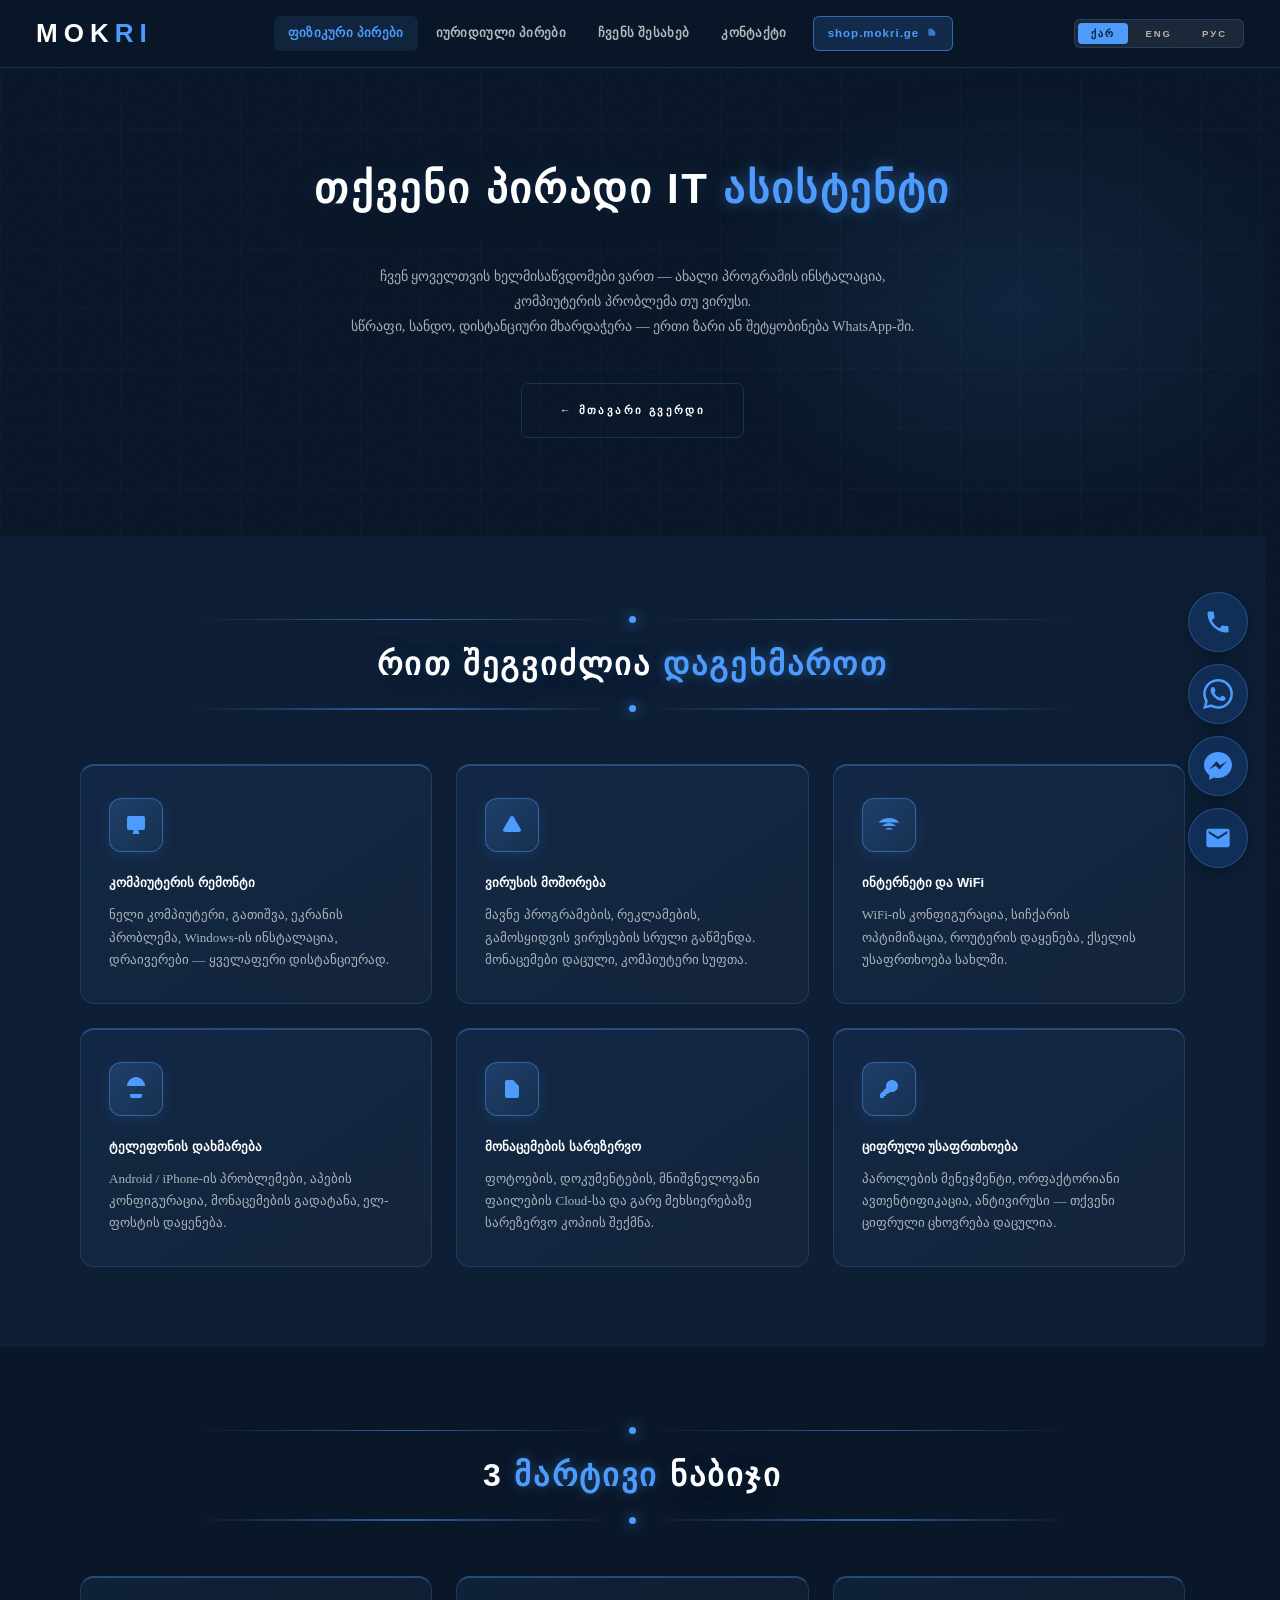
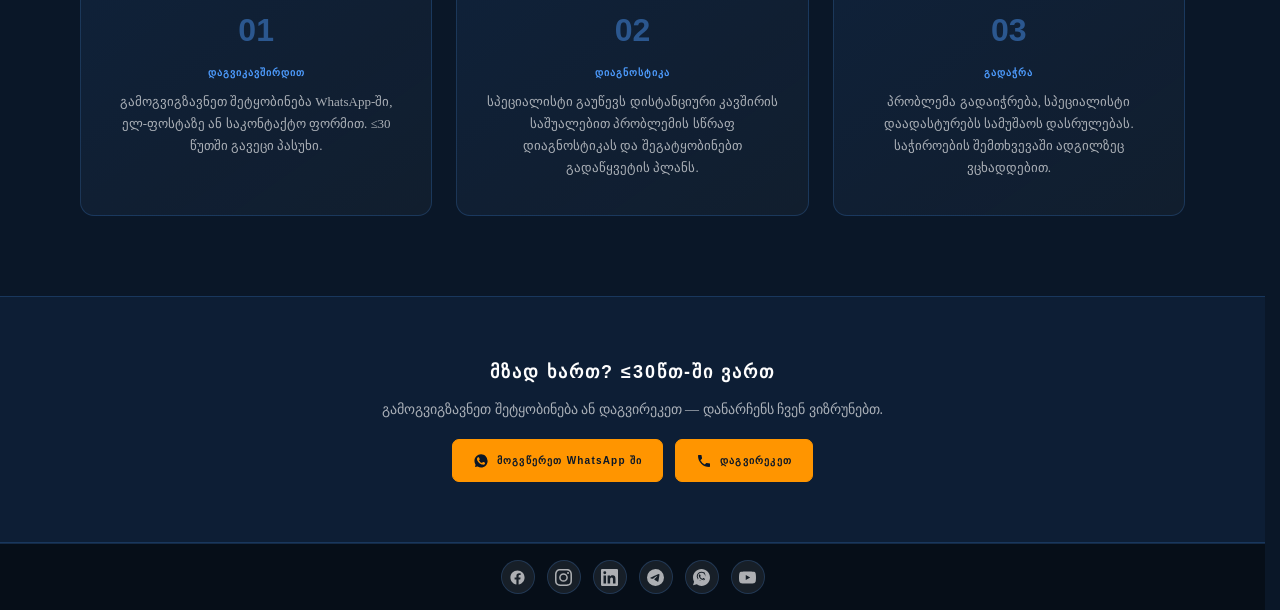
<file: individuals.html>
<!DOCTYPE html>
<html lang="ka">
<head>
<meta charset="UTF-8">
<meta name="viewport" content="width=device-width, initial-scale=1.0">
<meta http-equiv="Content-Security-Policy" content="default-src 'self'; style-src 'self' 'unsafe-inline' https://fonts.googleapis.com; font-src https://fonts.gstatic.com; img-src 'self' data: https:; script-src 'self' 'unsafe-inline'; connect-src 'none'; object-src 'none'; base-uri 'self'; form-action 'self';">
<meta http-equiv="X-Content-Type-Options" content="nosniff">
<meta http-equiv="X-Frame-Options" content="SAMEORIGIN">
<meta http-equiv="Referrer-Policy" content="strict-origin-when-cross-origin">
<meta http-equiv="Permissions-Policy" content="camera=(), microphone=(), geolocation=(), payment=()">
<meta name="robots" content="index, follow">
<link rel="icon" type="image/svg+xml" href="favicon.svg">
<title>ფიზიკური პირები — MOKRI IT</title>
<link href="https://fonts.googleapis.com/css2?family=Orbitron:wght@400;700;900&family=EB+Garamond:ital,wght@0,400;0,500;0,600;0,700;1,400&family=Noto+Sans+Georgian:wght@300;400;600;700&display=swap" rel="stylesheet">
<style>
  :root {
    --bg: #0A1728;
    --bg2: #0d1e35;
    --bg3: #0f2240;
    --navy: #1A3B6C;
    --blue: #4D9BFD;
    --blue-dim: rgba(77,155,253,0.15);
    --blue-glow: rgba(77,155,253,0.35);
    --white: #FEFEFE;
    --white-dim: rgba(254,254,254,0.65);
    --white-faint: rgba(254,254,254,0.08);
    --border: rgba(77,155,253,0.2);
  }

  * { margin:0; padding:0; box-sizing:border-box; }
  html { scroll-behavior: smooth; scrollbar-gutter: stable; }

  body {
    background: var(--bg);
    color: var(--white);
    font-family: 'EB Garamond', Georgia, serif;
    overflow-x: hidden;
    line-height: 1.7;
    padding-top: 68px;
  }

  body::before {
    content:'';
    position:fixed; inset:0;
    background-image: url("data:image/svg+xml,%3Csvg viewBox='0 0 256 256' xmlns='http://www.w3.org/2000/svg'%3E%3Cfilter id='n'%3E%3CfeTurbulence type='fractalNoise' baseFrequency='0.9' numOctaves='4' stitchTiles='stitch'/%3E%3C/filter%3E%3Crect width='100%25' height='100%25' filter='url(%23n)' opacity='0.04'/%3E%3C/svg%3E");
    pointer-events:none; z-index:0; opacity:.35;
  }

  /* ——— HEADER ——— */
  .lang-bar {
    position: fixed; top:0; right:0; left:0; z-index:1000;
    display: grid;
    grid-template-columns: auto 1fr auto;
    align-items: center;
    gap: 24px;
    padding: 0 36px;
    height: 68px;
    background: rgba(10,23,40,0.95);
    backdrop-filter: blur(18px) saturate(180%);
    -webkit-backdrop-filter: blur(18px) saturate(180%);
    border-bottom: 1px solid var(--border);
  }

  .lang-bar-logo {
    font-family: 'Orbitron', sans-serif;
    font-weight: 900;
    font-size: 26px;
    letter-spacing: 6px;
    color: var(--white);
    text-decoration: none;
    white-space: nowrap;
    transition: opacity 0.2s;
  }
  .lang-bar-logo:hover { opacity: 0.8; }
  .lang-bar-logo span { color: var(--blue); }

  .header-nav {
    display: flex; justify-content: center;
    align-items: center; gap: 4px;
  }

  .header-nav-link {
    position: relative; padding: 7px 14px;
    font-family: 'Noto Sans Georgian', sans-serif;
    font-size: 12.5px; font-weight: 600;
    letter-spacing: 0.3px;
    color: rgba(254,254,254,0.7);
    text-decoration: none; border-radius: 6px;
    transition: all 0.22s ease; white-space: nowrap;
  }
  .header-nav-link::after {
    content:''; position:absolute; bottom:3px; left:50%;
    transform: translateX(-50%) scaleX(0);
    width:60%; height:1.5px; background: var(--blue);
    border-radius:2px; transition: transform 0.22s ease;
  }
  .header-nav-link:hover { color:var(--white); background:rgba(77,155,253,0.08); }
  .header-nav-link:hover::after { transform: translateX(-50%) scaleX(1); }
  .header-nav-link.active { color:var(--blue); background:rgba(77,155,253,0.1); }
  .header-nav-link.shop-link {
    color:var(--blue); background:rgba(77,155,253,0.16); border:1px solid rgba(77,155,253,0.55);
    margin-left:8px; font-size:11.5px; letter-spacing:1px; font-weight:700;
  }
  .header-nav-link.shop-link:hover { background:var(--blue); color:var(--bg); box-shadow:0 0 18px var(--blue-glow); }
  .header-nav-link.shop-link::after { display:none; }

  .lang-switcher {
    display:flex; gap:4px;
    background:var(--white-faint); border:1px solid var(--border);
    border-radius:6px; padding:3px;
  }
  .lang-btn {
    padding:5px 13px;
    font-family:'Orbitron',sans-serif; font-size:9.5px; font-weight:700;
    letter-spacing:2px; border:none; background:transparent;
    color:var(--white-dim); border-radius:4px; cursor:pointer; transition:all 0.25s;
  }
  .lang-btn.active { background:var(--blue); color:var(--bg); }

  .nav-toggle {
    display: none;
    width: 40px;
    height: 40px;
    align-items: center;
    justify-content: center;
    background: transparent;
    border: 1px solid var(--border);
    border-radius: 6px;
    cursor: pointer;
    color: var(--white);
    transition: background 0.2s, border-color 0.2s;
  }
  .nav-toggle:hover { background: rgba(77,155,253,0.1); border-color: var(--blue); }
  .nav-toggle svg { width: 20px; height: 20px; }
  .nav-toggle .icon-close { display: none; }
  .nav-toggle[aria-expanded="true"] .icon-open { display: none; }
  .nav-toggle[aria-expanded="true"] .icon-close { display: block; }

  @media(max-width:860px) {
    .header-nav { gap: 2px; }
    .header-nav-link { padding: 6px 9px; font-size: 11px; }
    .header-nav-link.shop-link { margin-left: 4px; }
  }

  @media(max-width:900px) {
    .lang-bar { grid-template-columns: auto 1fr auto auto; }
    .header-nav {
      position: fixed;
      top: 68px;
      left: 0;
      right: 0;
      flex-direction: column;
      align-items: stretch;
      gap: 4px;
      padding: 16px 20px 24px;
      background: rgba(10,23,40,0.98);
      backdrop-filter: blur(20px) saturate(180%);
      -webkit-backdrop-filter: blur(20px) saturate(180%);
      border-bottom: 1px solid var(--border);
      transform: translateY(-100%);
      opacity: 0;
      pointer-events: none;
      transition: transform 0.3s ease, opacity 0.3s ease;
      max-height: calc(100dvh - 68px);
      overflow-y: auto;
      z-index: 999;
    }
    .lang-bar.is-open .header-nav {
      transform: translateY(0);
      opacity: 1;
      pointer-events: auto;
    }
    .header-nav-link {
      padding: 12px 14px;
      font-size: 14px;
      text-align: left;
      border-radius: 8px;
    }
    .header-nav-link::after { display: none; }
    .header-nav-link.shop-link { margin-left: 0; margin-top: 6px; text-align: center; }
    .nav-toggle { display: inline-flex; }
    .nav-backdrop {
      position: fixed;
      inset: 68px 0 0 0;
      background: rgba(0,0,0,0.5);
      opacity: 0;
      pointer-events: none;
      transition: opacity 0.3s ease;
      z-index: 998;
    }
    .lang-bar.is-open ~ .nav-backdrop { opacity: 1; pointer-events: auto; }
  }

  @media(max-width:480px) {
    .lang-bar { padding: 0 14px; gap: 8px; }
    .lang-bar-logo { font-size: 20px; letter-spacing: 4px; }
    .lang-btn { padding: 5px 9px; font-size: 9px; letter-spacing: 1.4px; }
  }

  /* ——— HERO ——— */
  .hero {
    position:relative; min-height:52vh;
    display:flex; flex-direction:column;
    justify-content:center; align-items:center;
    text-align:center;
    padding: 80px 80px 80px;
    overflow:hidden;
  }

  .hero::before {
    content:'';
    position:absolute; inset:0;
    background:
      linear-gradient(rgba(77,155,253,0.04) 1px, transparent 1px),
      linear-gradient(90deg, rgba(77,155,253,0.04) 1px, transparent 1px);
    background-size: 60px 60px;
  }

  .hero-glow {
    position:absolute; width:700px; height:500px;
    background: radial-gradient(ellipse, rgba(77,155,253,0.1) 0%, transparent 65%);
    top:50%; right:-100px; transform:translateY(-50%);
    pointer-events:none;
  }

  .hero-eyebrow {
    position:relative;
    font-family:'Orbitron',sans-serif; font-size:12px;
    font-weight:700; letter-spacing:4px; color:var(--blue);
    text-transform:uppercase; margin-bottom:20px;
    display:flex; align-items:center; gap:12px;
    justify-content:center;
  }
  .hero-eyebrow::before {
    content:''; width:32px; height:1px; background:var(--blue);
  }
  .hero-eyebrow::after {
    content:''; width:32px; height:1px; background:var(--blue);
  }

  .hero-title {
    position:relative;
    font-family:'Orbitron',sans-serif; font-weight:900;
    font-size: clamp(22px, 3.5vw, 42px);
    letter-spacing:2.4px; line-height:1.08;
    margin: 0;
    text-align:center;
    text-shadow: 0 0 24px rgba(77,155,253,0.16), 0 10px 30px rgba(0,0,0,0.35);
    display:block;
    width: fit-content;
    margin-left: auto;
    margin-right: auto;
    padding: 0 12px;
  }
  .hero-title > span { color:var(--white); }
  .hero-title > span > span { color:var(--blue); text-shadow: 0 0 14px rgba(77,155,253,0.45); }

  .hero-desc {
    position:relative; max-width:580px;
    font-size:14px; color:var(--white-dim);
    line-height:1.8; margin-bottom:44px;
    font-family:'EB Garamond',Georgia,serif;
    margin-left:auto; margin-right:auto;
  }

  .hero-cta {
    position:relative; display:flex; gap:16px; flex-wrap:wrap;
  }

  .btn-primary {
    position:relative;
    display:inline-flex; align-items:center; gap:10px;
    padding:14px 32px; background:#FF9500; color:var(--bg);
    font-family:'Orbitron',sans-serif; font-size:9px;
    font-weight:700; letter-spacing:2px; border-radius:6px;
    text-decoration:none; border:1px solid #FF9500;
    overflow:hidden; isolation:isolate;
    box-shadow:0 0 0 0 rgba(255,149,0,0);
    transition: box-shadow 0.5s cubic-bezier(0.32,0.72,0,1), transform 0.25s cubic-bezier(0.22,1,0.36,1);
  }
  .btn-primary::before {
    content:''; position:absolute; inset:0;
    background: linear-gradient(110deg, transparent 25%, rgba(255,255,255,0.5) 50%, transparent 75%);
    transform: translateX(-110%);
    transition: transform 0.7s cubic-bezier(0.32,0.72,0,1);
    pointer-events:none; z-index:0;
  }
  .btn-primary > svg, .btn-primary > span {
    position:relative; z-index:1;
    transition: transform 0.3s cubic-bezier(0.22,1,0.36,1);
  }
  .btn-primary:hover { box-shadow:0 0 24px rgba(255,149,0,0.55), 0 0 0 3px rgba(255,149,0,0.14); }
  .btn-primary:hover::before { transform: translateX(110%); }
  .btn-primary:hover > svg { transform: rotate(-12deg) scale(1.08); }
  .btn-primary:active { transform: scale(0.96); }

  .btn-outline {
    display:inline-flex; align-items:center; gap:12px;
    padding:17px 38px; background:transparent; color:var(--white);
    font-family:'Orbitron',sans-serif; font-size:11px;
    font-weight:700; letter-spacing:2.4px; border:1px solid var(--border);
    border-radius:7px; text-decoration:none; transition:all 0.25s;
  }
  .btn-outline:hover { border-color:var(--blue); color:var(--blue); }

  /* ——— SERVICES ——— */
  .services {
    position:relative; z-index:1;
    background:var(--bg2); padding:80px 80px;
    text-align:center;
  }

  .section-eyebrow {
    font-family:'Orbitron',sans-serif; font-size:12px;
    font-weight:700; letter-spacing:4px; color:var(--blue);
    text-transform:uppercase; margin-bottom:16px;
    display:flex; align-items:center; gap:12px;
    justify-content:center;
  }
  .section-eyebrow::before { content:''; width:32px; height:1px; background:var(--blue); }
  .section-eyebrow::after  { content:''; width:32px; height:1px; background:var(--blue); }

  .section-title {
    position:relative;
    font-family:'Orbitron',sans-serif; font-weight:900;
    font-size:clamp(20px, 2.8vw, 32px); letter-spacing:2.2px;
    margin: 0; line-height:1.2;
    text-align:center;
    text-transform:none;
    text-shadow: 0 0 20px rgba(77,155,253,0.14), 0 8px 24px rgba(0,0,0,0.3);
    display:block;
    width: fit-content;
    margin-left: auto;
    margin-right: auto;
    padding: 0 16px;
  }
  .section-title > span { color:var(--white); }
  .section-title > span > span { color:var(--blue); text-shadow: 0 0 12px rgba(77,155,253,0.4); }

  /* Section divider — line · dot · line (same style as splash) */
  .section-title-wrap {
    display: flex;
    flex-direction: column;
    align-items: center;
    gap: 22px;
    margin-bottom: 52px;
  }
  .section-divider {
    display: flex;
    align-items: center;
    justify-content: center;
    gap: 14px;
    width: 100%;
    max-width: 880px;
  }
  .section-divider-line {
    flex: 1;
    height: 1.5px;
    background: linear-gradient(90deg, transparent, rgba(77,155,253,0.55), transparent);
  }
  .section-divider-dot {
    width: 7px;
    height: 7px;
    border-radius: 50%;
    background: var(--blue);
    box-shadow: 0 0 14px rgba(77,155,253,0.95);
    flex-shrink: 0;
  }

  .services-grid {
    display:grid; grid-template-columns:repeat(3, 1fr); gap:24px;
    text-align:left;
  }

  @media(max-width:900px){ .services-grid { grid-template-columns:1fr 1fr; } }
  @media(max-width:600px){ .services-grid { grid-template-columns:1fr; } .hero { padding:100px 24px 60px; } .services { padding:60px 24px; } }

  .svc-card {
    position:relative; overflow:hidden; isolation:isolate;
    background: linear-gradient(145deg, rgba(77,155,253,0.08) 0%, rgba(254,254,254,0.03) 100%);
    border:1px solid var(--border);
    border-top:2px solid rgba(77,155,253,0.35);
    border-radius:14px; padding:32px 28px;
    cursor:default;
    opacity:0; transform:translateY(20px);
    transition: opacity 0.5s ease, transform 0.5s ease, border-color 0.3s, box-shadow 0.3s;
  }
  .svc-card::after {
    content:''; position:absolute; inset:0;
    background: radial-gradient(ellipse 80% 60% at 50% 0%, rgba(77,155,253,0.14), transparent 70%);
    opacity:0; transition: opacity 0.5s ease; pointer-events:none; z-index:-1;
  }
  .svc-card:hover {
    border-color:rgba(77,155,253,0.55);
    border-top-color:var(--blue);
    box-shadow:0 10px 40px rgba(77,155,253,0.14);
    transform:translateY(-4px) !important;
  }
  .svc-card:hover::after { opacity:1; }

  .svc-icon {
    width:54px; height:54px;
    background: linear-gradient(135deg, rgba(77,155,253,0.22) 0%, rgba(77,155,253,0.08) 100%);
    border:1px solid rgba(77,155,253,0.45);
    border-radius:12px;
    display:flex; align-items:center; justify-content:center;
    margin-bottom:20px;
    box-shadow: 0 4px 16px rgba(77,155,253,0.12);
  }
  .svc-icon svg { width:24px; height:24px; fill:var(--blue); }

  .svc-name {
    font-family:'Noto Sans Georgian',sans-serif;
    font-size:13px; font-weight:700; margin-bottom:10px;
    color:var(--white);
  }
  .svc-desc {
    font-family:'EB Garamond',Georgia,serif;
    font-size:13px; color:var(--white-dim); line-height:1.7;
  }

  /* ——— PROCESS ——— */
  .process { position:relative; z-index:1; background:var(--bg); padding:80px 80px; text-align:center; }

  .steps-grid { display:grid; grid-template-columns:repeat(3,1fr); gap:24px; text-align:left; }
  @media(max-width:800px){ .steps-grid { grid-template-columns:1fr; } }

  .step {
    position:relative; overflow:hidden; isolation:isolate;
    background: linear-gradient(145deg, rgba(77,155,253,0.08) 0%, rgba(254,254,254,0.03) 100%);
    border:1px solid var(--border);
    border-top:2px solid rgba(77,155,253,0.35);
    border-radius:14px; padding:36px 28px;
    display:flex; flex-direction:column; align-items:center; text-align:center;
    transition: border-color 0.3s, box-shadow 0.3s;
  }
  .step::after {
    content:''; position:absolute; inset:0;
    background: radial-gradient(ellipse 80% 60% at 50% 0%, rgba(77,155,253,0.14), transparent 70%);
    opacity:0; transition: opacity 0.5s ease; pointer-events:none; z-index:-1;
  }
  .step:hover {
    border-color:rgba(77,155,253,0.55);
    border-top-color:var(--blue);
    box-shadow:0 10px 40px rgba(77,155,253,0.14);
  }
  .step:hover::after { opacity:1; }

  .step-num {
    font-family:'Orbitron',sans-serif; font-size:32px; font-weight:900;
    color:var(--blue); opacity:0.45; line-height:1;
    margin-bottom:18px;
  }

  .step-content { width:100%; }
  .step-title {
    font-family:'Orbitron',sans-serif; font-size:10px; font-weight:700;
    letter-spacing:1px; color:var(--blue); margin-bottom:10px;
    text-transform:uppercase;
  }
  .step-text { font-size:13px; color:var(--white-dim); line-height:1.7; font-family:'EB Garamond',Georgia,serif; }

  /* ——— CTA SECTION ——— */
  .cta-section {
    position:relative; z-index:1; background:var(--bg2);
    padding:60px 80px;
    border-top:1px solid var(--border);
    border-bottom:1px solid var(--border);
  }

  .cta-inner {
    max-width:1040px; margin:0 auto;
    display:flex; align-items:center; justify-content:center;
    gap:40px; flex-wrap:wrap;
    text-align:center;
  }

  .cta-text-block h3 {
    font-family:'Orbitron',sans-serif; font-size:18px; font-weight:900;
    letter-spacing:2px; margin-bottom:10px;
  }
  .cta-text-block p { font-size:14px; color:var(--white-dim); font-family:'EB Garamond',Georgia,serif; }
  .cta-actions {
    margin-top:18px;
    display:flex;
    gap:12px;
    flex-wrap:wrap;
    justify-content:center;
  }
  .cta-action {
    position:relative;
    display:inline-flex;
    align-items:center;
    gap:8px;
    padding:12px 20px;
    border-radius:7px;
    background:#FF9500;
    border:1px solid #FF9500;
    color:var(--bg);
    text-decoration:none;
    font-family:'Orbitron',sans-serif;
    font-weight:700;
    font-size:10px;
    letter-spacing:1.2px;
    overflow:hidden;
    isolation:isolate;
    box-shadow:0 0 0 0 rgba(255,149,0,0);
    transition: box-shadow 0.5s cubic-bezier(0.32,0.72,0,1), transform 0.25s cubic-bezier(0.22,1,0.36,1);
  }
  .cta-action::before {
    content:''; position:absolute; inset:0;
    background: linear-gradient(110deg, transparent 25%, rgba(255,255,255,0.5) 50%, transparent 75%);
    transform: translateX(-110%);
    transition: transform 0.7s cubic-bezier(0.32,0.72,0,1);
    pointer-events:none; z-index:0;
  }
  .cta-action:hover {
    box-shadow:0 0 22px rgba(255,149,0,0.55), 0 0 0 3px rgba(255,149,0,0.14);
  }
  .cta-action:hover::before { transform: translateX(110%); }
  .cta-action:active { transform: scale(0.96); }
  .cta-action svg {
    position:relative; z-index:1;
    width:16px;
    height:16px;
    fill:currentColor;
    flex-shrink:0;
  }
  .cta-action span { position:relative; z-index:1; }

  /* ——— FOOTER ——— */
  footer {
    background: rgba(0,0,0,0.4);
    border-top: 1px solid var(--border);
    padding: 12px 40px;
    text-align: center;
    flex-shrink: 0;
    display: flex;
    flex-direction: column;
    align-items: center;
    justify-content: center;
    gap: 8px;
  }

  .footer-copy {
    font-size: 11px;
    color: var(--white-dim);
    opacity: 0.5;
    margin: 0;
    text-align: center;
  }
  .footer-social {
    display: flex;
    gap: 12px;
    flex-wrap: wrap;
    justify-content: center;
    margin: 4px 0;
  }
  .footer-social a {
    display: flex;
    align-items: center;
    justify-content: center;
    width: 34px;
    height: 34px;
    border-radius: 50%;
    background: rgba(255,255,255,0.07);
    border: 1px solid var(--border);
    color: var(--white-dim);
    transition: background 0.2s, color 0.2s, border-color 0.2s;
    text-decoration: none;
  }
  .footer-social a:hover { background: var(--blue); border-color: var(--blue); color: #fff; }
  .footer-social svg { width: 17px; height: 17px; fill: currentColor; }

  [data-lang] { display:none; }
  [data-lang].active { display:block; }
  .li[data-lang] { display:none; }
  .li[data-lang].active { display:inline; }

  /* ——— FLOATING CONTACT BUTTONS ——— */
  .float-btn {
    position: fixed;
    right: 32px;
    width: 60px;
    height: 60px;
    border-radius: 50%;
    display: flex;
    align-items: center;
    justify-content: center;
    z-index: 999;
    text-decoration: none;
    background: rgba(26,59,108,0.55);
    border: 1px solid rgba(77,155,253,0.3);
    backdrop-filter: blur(8px) saturate(140%);
    -webkit-backdrop-filter: blur(8px) saturate(140%);
    box-shadow: 0 4px 18px rgba(0,0,0,0.3);
    color: var(--blue);
    transition: transform 0.25s ease, background 0.3s ease, border-color 0.3s ease, box-shadow 0.3s ease, color 0.3s ease;
  }
  .float-btn:hover { transform: scale(1.1); color: #FEFEFE; }
  .float-btn svg { fill: currentColor; transition: fill 0.3s ease; }

  .call-float { bottom: 248px; }
  .call-float:hover { background: #FF9500; border-color: #FF9500; box-shadow: 0 8px 32px rgba(255,149,0,0.55); }
  .call-float svg { width: 28px; height: 28px; }

  .wa-float { bottom: 176px; }
  .wa-float:hover { background: #25d366; border-color: #25d366; box-shadow: 0 8px 32px rgba(37,211,102,0.55); }
  .wa-float svg { width: 30px; height: 30px; }

  .msng-float { bottom: 104px; }
  .msng-float:hover { background: #0084FF; border-color: #0084FF; box-shadow: 0 8px 32px rgba(0,132,255,0.55); }
  .msng-float svg { width: 28px; height: 28px; }

  .email-float { bottom: 32px; }
  .email-float:hover { background: #4D9BFD; border-color: #4D9BFD; box-shadow: 0 8px 32px rgba(77,155,253,0.55); }
  .email-float svg { width: 28px; height: 28px; }

  @media (max-width: 660px) {
    .float-btn { width: 50px; height: 50px; right: 16px; }
    .wa-float { bottom: 138px; }
    .msng-float { bottom: 78px; }
    .email-float { bottom: 18px; }
    .call-float { bottom: 198px; }
    .wa-float svg { width: 26px; height: 26px; }
    .msng-float svg, .email-float svg, .call-float svg { width: 24px; height: 24px; }
  }
  @media (max-height: 600px) {
    .float-btn { width: 44px; height: 44px; }
    .wa-float { bottom: 116px; }
    .msng-float { bottom: 64px; }
    .email-float { bottom: 12px; }
    .call-float { bottom: 168px; }
    .wa-float svg { width: 22px; height: 22px; }
    .msng-float svg, .email-float svg, .call-float svg { width: 20px; height: 20px; }
  }
</style>
<link rel="stylesheet" href="responsive.css">
</head>
<body>

<!-- HEADER -->
<header class="lang-bar" id="langBar">
  <a href="index.html" class="lang-bar-logo" aria-label="MOKRI - მთავარი">MOK<span>RI</span></a>
  <nav class="header-nav" id="mainNav" aria-label="მთავარი ნავიგაცია">
    <a href="individuals.html" class="header-nav-link" data-nav="individuals">
      <span data-lang="ka" class="active">ფიზიკური პირები</span>
      <span data-lang="en">Individuals</span>
      <span data-lang="ru">Частные Лица</span>
    </a>
    <a href="business.html" class="header-nav-link" data-nav="business">
      <span data-lang="ka" class="active">იურიდიული პირები</span>
      <span data-lang="en">Business</span>
      <span data-lang="ru">Бизнес</span>
    </a>
    <a href="about.html" class="header-nav-link" data-nav="about">
      <span data-lang="ka" class="active">ჩვენს შესახებ</span>
      <span data-lang="en">About Us</span>
      <span data-lang="ru">О Нас</span>
    </a>
    <a href="contact.html" class="header-nav-link" data-nav="contact">
      <span data-lang="ka" class="active">კონტაქტი</span>
      <span data-lang="en">Contact</span>
      <span data-lang="ru">Контакты</span>
    </a>
    <a href="https://shop.mokri.ge" target="_blank" rel="noopener noreferrer" class="header-nav-link shop-link" aria-label="Mokri Online Shop">
      <span>shop.mokri.ge</span>
      <svg width="11" height="11" viewBox="0 0 24 24" fill="currentColor" style="margin-left:4px;opacity:0.7"><path d="M18 13v6a2 2 0 01-2 2H5a2 2 0 01-2-2V8a2 2 0 012-2h6M15 3h6m0 0v6m0-6L10 14"/></svg>
    </a>
  </nav>
  <div class="lang-switcher" role="group" aria-label="ენის არჩევა">
    <button class="lang-btn active" type="button" data-lang-set="ka" aria-label="ქართული" aria-pressed="true">ქარ</button>
    <button class="lang-btn" type="button" data-lang-set="en" aria-label="English" aria-pressed="false">ENG</button>
    <button class="lang-btn" type="button" data-lang-set="ru" aria-label="Русский" aria-pressed="false">РУС</button>
  </div>
  <button class="nav-toggle" type="button" id="navToggle" aria-controls="mainNav" aria-expanded="false" aria-label="მენიუ">
    <svg class="icon-open" viewBox="0 0 24 24" fill="none" stroke="currentColor" stroke-width="2" stroke-linecap="round" stroke-linejoin="round" aria-hidden="true" focusable="false">
      <line x1="3" y1="6" x2="21" y2="6"/>
      <line x1="3" y1="12" x2="21" y2="12"/>
      <line x1="3" y1="18" x2="21" y2="18"/>
    </svg>
    <svg class="icon-close" viewBox="0 0 24 24" fill="none" stroke="currentColor" stroke-width="2" stroke-linecap="round" stroke-linejoin="round" aria-hidden="true" focusable="false">
      <line x1="18" y1="6" x2="6" y2="18"/>
      <line x1="6" y1="6" x2="18" y2="18"/>
    </svg>
  </button>
</header>
<div class="nav-backdrop" id="navBackdrop" aria-hidden="true"></div>

<!-- ——— FLOATING CALL ——— -->
<a href="tel:+995555555555" class="float-btn call-float" title="Call" aria-label="Call +995 555 55 55 55">
  <svg viewBox="0 0 24 24" xmlns="http://www.w3.org/2000/svg" aria-hidden="true" focusable="false">
    <path d="M6.62 10.79c1.44 2.83 3.76 5.14 6.59 6.59l2.2-2.2c.27-.27.67-.36 1.02-.24 1.12.37 2.33.57 3.57.57.55 0 1 .45 1 1V20c0 .55-.45 1-1 1-9.39 0-17-7.61-17-17 0-.55.45-1 1-1h3.5c.55 0 1 .45 1 1 0 1.25.2 2.45.57 3.57.11.35.03.74-.25 1.02l-2.2 2.2z"/>
  </svg>
</a>

<!-- ——— FLOATING WHATSAPP ——— -->
<a href="https://wa.me/995555555555" target="_blank" rel="noopener noreferrer" class="float-btn wa-float" title="WhatsApp" aria-label="WhatsApp">
  <svg viewBox="0 0 24 24" xmlns="http://www.w3.org/2000/svg" aria-hidden="true" focusable="false">
    <path d="M17.472 14.382c-.297-.149-1.758-.867-2.03-.967-.273-.099-.471-.148-.67.15-.197.297-.767.966-.94 1.164-.173.199-.347.223-.644.075-.297-.15-1.255-.463-2.39-1.475-.883-.788-1.48-1.761-1.653-2.059-.173-.297-.018-.458.13-.606.134-.133.298-.347.446-.52.149-.174.198-.298.298-.497.099-.198.05-.371-.025-.52-.075-.149-.669-1.612-.916-2.207-.242-.579-.487-.5-.669-.51-.173-.008-.371-.01-.57-.01-.198 0-.52.074-.792.372-.272.297-1.04 1.016-1.04 2.479 0 1.462 1.065 2.875 1.213 3.074.149.198 2.096 3.2 5.077 4.487.709.306 1.262.489 1.694.625.712.227 1.36.195 1.871.118.571-.085 1.758-.719 2.006-1.413.248-.694.248-1.289.173-1.413-.074-.124-.272-.198-.57-.347m-5.421 7.403h-.004a9.87 9.87 0 01-5.031-1.378l-.361-.214-3.741.982.998-3.648-.235-.374a9.86 9.86 0 01-1.51-5.26c.001-5.45 4.436-9.884 9.888-9.884 2.64 0 5.122 1.03 6.988 2.898a9.825 9.825 0 012.893 6.994c-.003 5.45-4.437 9.884-9.885 9.884m8.413-18.297A11.815 11.815 0 0012.05 0C5.495 0 .16 5.335.157 11.892c0 2.096.547 4.142 1.588 5.945L.057 24l6.305-1.654a11.882 11.882 0 005.683 1.448h.005c6.554 0 11.89-5.335 11.893-11.893a11.821 11.821 0 00-3.48-8.413z"/>
  </svg>
</a>

<!-- ——— FLOATING MESSENGER ——— -->
<a href="https://m.me/mokri" target="_blank" rel="noopener noreferrer" class="float-btn msng-float" title="Messenger" aria-label="Messenger">
  <svg viewBox="0 0 24 24" xmlns="http://www.w3.org/2000/svg" aria-hidden="true" focusable="false">
    <path d="M12 0C5.373 0 0 4.974 0 11.111c0 3.498 1.744 6.617 4.472 8.652V24l4.086-2.242c1.09.301 2.246.464 3.442.464 6.627 0 12-4.974 12-11.111S18.627 0 12 0zm1.193 14.963l-3.056-3.259-5.963 3.259 6.559-6.963 3.13 3.259 5.889-3.259-6.559 6.963z"/>
  </svg>
</a>

<!-- ——— FLOATING EMAIL ——— -->
<a href="mailto:info@mokri.ge" class="float-btn email-float" title="Email" aria-label="Email">
  <svg viewBox="0 0 24 24" xmlns="http://www.w3.org/2000/svg" aria-hidden="true" focusable="false">
    <path d="M20 4H4c-1.1 0-2 .9-2 2v12c0 1.1.9 2 2 2h16c1.1 0 2-.9 2-2V6c0-1.1-.9-2-2-2zm0 4l-8 5-8-5V6l8 5 8-5v2z"/>
  </svg>
</a>

<!-- HERO -->
<section class="hero">
  <div class="hero-glow"></div>
  <div class="section-title-wrap">
    <h1 class="hero-title">
      <span data-lang="ka" class="active">თქვენი პირადი IT <span>ასისტენტი</span></span>
      <span data-lang="en">Your Personal IT <span>Assistant</span></span>
      <span data-lang="ru">Ваш личный IT <span>ассистент</span></span>
    </h1>
  </div>
  <p class="hero-desc">
    <span data-lang="ka" class="active">ჩვენ ყოველთვის ხელმისაწვდომები ვართ — ახალი პროგრამის ინსტალაცია, კომპიუტერის პრობლემა თუ ვირუსი.<br>სწრაფი, სანდო, დისტანციური მხარდაჭერა — ერთი ზარი ან შეტყობინება WhatsApp-ში.</span>
    <span data-lang="en">Computer problems, viruses, new software installation — we're always available. Fast, reliable, remote support — one call or a message on WhatsApp.</span>
    <span data-lang="ru">Проблемы с компьютером, вирус, установка новой программы — мы всегда на связи. Быстрая, надёжная, удалённая поддержка — один звонок или сообщение в WhatsApp.</span>
  </p>
  <div class="hero-cta">
    <a href="index.html" class="btn-outline">
      <span data-lang="ka" class="active">← მთავარი გვერდი</span>
      <span data-lang="en">← Back to Home</span>
      <span data-lang="ru">← На главную</span>
    </a>
  </div>
</section>

<!-- SERVICES -->
<section class="services">
  <div class="section-title-wrap">
    <div class="section-divider" aria-hidden="true">
      <span class="section-divider-line"></span>
      <span class="section-divider-dot"></span>
      <span class="section-divider-line"></span>
    </div>
    <h2 class="section-title">
      <span data-lang="ka" class="active">რით შეგვიძლია <span>დაგეხმაროთ</span></span>
      <span data-lang="en">How We Can <span>Help You</span></span>
      <span data-lang="ru">Чем мы можем <span>помочь</span></span>
    </h2>
    <div class="section-divider" aria-hidden="true">
      <span class="section-divider-line"></span>
      <span class="section-divider-dot"></span>
      <span class="section-divider-line"></span>
    </div>
  </div>
  <div class="services-grid">

    <div class="svc-card">
      <div class="svc-icon"><svg viewBox="0 0 24 24"><path d="M9.75 17L9 20l-1 1h8l-1-1-.75-3M3 13h18M5 17h14a2 2 0 002-2V5a2 2 0 00-2-2H5a2 2 0 00-2 2v10a2 2 0 002 2z"/></svg></div>
      <div class="svc-name">
        <span data-lang="ka" class="active">კომპიუტერის რემონტი</span>
        <span data-lang="en">Computer Repair</span>
        <span data-lang="ru">Ремонт компьютера</span>
      </div>
      <p class="svc-desc">
        <span data-lang="ka" class="active">ნელი კომპიუტერი, გათიშვა, ეკრანის პრობლემა, Windows-ის ინსტალაცია, დრაივერები — ყველაფერი დისტანციურად.</span>
        <span data-lang="en">Slow computer, crashes, screen issues, Windows installation, drivers — all handled remotely.</span>
        <span data-lang="ru">Медленный ПК, вылеты, проблемы с экраном, установка Windows, драйверы — всё удалённо.</span>
      </p>
    </div>

    <div class="svc-card">
      <div class="svc-icon"><svg viewBox="0 0 24 24"><path d="M12 9v2m0 4h.01m-6.938 4h13.856c1.54 0 2.502-1.667 1.732-3L13.732 4c-.77-1.333-2.694-1.333-3.464 0L3.34 16c-.77 1.333.192 3 1.732 3z"/></svg></div>
      <div class="svc-name">
        <span data-lang="ka" class="active">ვირუსის მოშორება</span>
        <span data-lang="en">Virus Removal</span>
        <span data-lang="ru">Удаление вирусов</span>
      </div>
      <p class="svc-desc">
        <span data-lang="ka" class="active">მავნე პროგრამების, რეკლამების, გამოსყიდვის ვირუსების სრული გაწმენდა. მონაცემები დაცული, კომპიუტერი სუფთა.</span>
        <span data-lang="en">Complete removal of malware, adware, ransomware. Your data stays safe, your computer clean.</span>
        <span data-lang="ru">Полная очистка от вирусов, рекламного ПО, шифровальщиков. Данные в безопасности, ПК чистый.</span>
      </p>
    </div>

    <div class="svc-card">
      <div class="svc-icon"><svg viewBox="0 0 24 24"><path d="M8.111 16.404a5.5 5.5 0 017.778 0M12 20h.01m-7.08-7.071c3.904-3.905 10.236-3.905 14.14 0M1.394 9.393c5.857-5.857 15.355-5.857 21.213 0"/></svg></div>
      <div class="svc-name">
        <span data-lang="ka" class="active">ინტერნეტი და WiFi</span>
        <span data-lang="en">Internet & WiFi</span>
        <span data-lang="ru">Интернет и WiFi</span>
      </div>
      <p class="svc-desc">
        <span data-lang="ka" class="active">WiFi-ის კონფიგურაცია, სიჩქარის ოპტიმიზაცია, როუტერის დაყენება, ქსელის უსაფრთხოება სახლში.</span>
        <span data-lang="en">WiFi setup, speed optimization, router configuration, home network security.</span>
        <span data-lang="ru">Настройка WiFi, оптимизация скорости, настройка роутера, безопасность домашней сети.</span>
      </p>
    </div>

    <div class="svc-card">
      <div class="svc-icon"><svg viewBox="0 0 24 24"><path d="M12 18h.01M8 21h8a2 2 0 002-2v-2H6v2a2 2 0 002 2zM3 9a9 9 0 1118 0H3z"/></svg></div>
      <div class="svc-name">
        <span data-lang="ka" class="active">ტელეფონის დახმარება</span>
        <span data-lang="en">Phone Support</span>
        <span data-lang="ru">Помощь с телефоном</span>
      </div>
      <p class="svc-desc">
        <span data-lang="ka" class="active">Android / iPhone-ის პრობლემები, აპების კონფიგურაცია, მონაცემების გადატანა, ელ-ფოსტის დაყენება.</span>
        <span data-lang="en">Android / iPhone issues, app setup, data migration, email configuration.</span>
        <span data-lang="ru">Проблемы Android/iPhone, настройка приложений, перенос данных, настройка почты.</span>
      </p>
    </div>

    <div class="svc-card">
      <div class="svc-icon"><svg viewBox="0 0 24 24"><path d="M9 12h6m-6 4h6m2 5H7a2 2 0 01-2-2V5a2 2 0 012-2h5.586a1 1 0 01.707.293l5.414 5.414a1 1 0 01.293.707V19a2 2 0 01-2 2z"/></svg></div>
      <div class="svc-name">
        <span data-lang="ka" class="active">მონაცემების სარეზერვო</span>
        <span data-lang="en">Data Backup</span>
        <span data-lang="ru">Резервное копирование</span>
      </div>
      <p class="svc-desc">
        <span data-lang="ka" class="active">ფოტოების, დოკუმენტების, მნიშვნელოვანი ფაილების Cloud-სა და გარე მეხსიერებაზე სარეზერვო კოპიის შექმნა.</span>
        <span data-lang="en">Backup photos, documents, important files to cloud and external storage.</span>
        <span data-lang="ru">Резервное копирование фото, документов, важных файлов в облако и на внешний накопитель.</span>
      </p>
    </div>

    <div class="svc-card">
      <div class="svc-icon"><svg viewBox="0 0 24 24"><path d="M15 7a2 2 0 012 2m4 0a6 6 0 01-7.743 5.743L11 17H9v2H7v2H4a1 1 0 01-1-1v-2.586a1 1 0 01.293-.707l5.964-5.964A6 6 0 1121 9z"/></svg></div>
      <div class="svc-name">
        <span data-lang="ka" class="active">ციფრული უსაფრთხოება</span>
        <span data-lang="en">Digital Security</span>
        <span data-lang="ru">Цифровая безопасность</span>
      </div>
      <p class="svc-desc">
        <span data-lang="ka" class="active">პაროლების მენეჯმენტი, ორფაქტორიანი ავთენტიფიკაცია, ანტივირუსი — თქვენი ციფრული ცხოვრება დაცულია.</span>
        <span data-lang="en">Password management, two-factor authentication, antivirus — your digital life protected.</span>
        <span data-lang="ru">Управление паролями, двухфакторная аутентификация, антивирус — защита вашей цифровой жизни.</span>
      </p>
    </div>

  </div>
</section>

<!-- PROCESS -->
<section class="process">
  <div class="section-title-wrap">
    <div class="section-divider" aria-hidden="true">
      <span class="section-divider-line"></span>
      <span class="section-divider-dot"></span>
      <span class="section-divider-line"></span>
    </div>
    <h2 class="section-title">
      <span data-lang="ka" class="active">3 <span>მარტივი</span> ნაბიჯი</span>
      <span data-lang="en">3 <span>Simple</span> Steps</span>
      <span data-lang="ru">3 <span>простых</span> шага</span>
    </h2>
    <div class="section-divider" aria-hidden="true">
      <span class="section-divider-line"></span>
      <span class="section-divider-dot"></span>
      <span class="section-divider-line"></span>
    </div>
  </div>
  <div class="steps-grid">
    <div class="step">
      <div class="step-num">01</div>
      <div class="step-content">
        <div class="step-title">
          <span data-lang="ka" class="active">დაგვიკავშირდით</span>
          <span data-lang="en">Contact Us</span>
          <span data-lang="ru">Свяжитесь с нами</span>
        </div>
        <p class="step-text">
          <span data-lang="ka" class="active">გამოგვიგზავნეთ შეტყობინება WhatsApp-ში, ელ-ფოსტაზე ან საკონტაქტო ფორმით. ≤30 წუთში გავეცი პასუხი.</span>
          <span data-lang="en">Send us a message on WhatsApp, email, or contact form. We respond within ≤30 minutes.</span>
          <span data-lang="ru">Напишите нам в WhatsApp, по email или через форму. Ответим в течение ≤30 минут.</span>
        </p>
      </div>
    </div>
    <div class="step">
      <div class="step-num">02</div>
      <div class="step-content">
        <div class="step-title">
          <span data-lang="ka" class="active">დიაგნოსტიკა</span>
          <span data-lang="en">Diagnosis</span>
          <span data-lang="ru">Диагностика</span>
        </div>
        <p class="step-text">
          <span data-lang="ka" class="active">სპეციალისტი გაუწევს დისტანციური კავშირის საშუალებით პრობლემის სწრაფ დიაგნოსტიკას და შეგატყობინებთ გადაწყვეტის პლანს.</span>
          <span data-lang="en">Our specialist connects remotely, diagnoses the problem quickly, and explains the solution plan.</span>
          <span data-lang="ru">Специалист подключается удалённо, быстро диагностирует проблему и объясняет план решения.</span>
        </p>
      </div>
    </div>
    <div class="step">
      <div class="step-num">03</div>
      <div class="step-content">
        <div class="step-title">
          <span data-lang="ka" class="active">გადაჭრა</span>
          <span data-lang="en">Resolution</span>
          <span data-lang="ru">Решение</span>
        </div>
        <p class="step-text">
          <span data-lang="ka" class="active">პრობლემა გადაიჭრება, სპეციალისტი დაადასტურებს სამუშაოს დასრულებას. საჭიროების შემთხვევაში ადგილზეც ვცხადდებით.</span>
          <span data-lang="en">Problem solved, specialist confirms completion. On-site visit available when needed.</span>
          <span data-lang="ru">Проблема решена, специалист подтверждает завершение. При необходимости выезд на место.</span>
        </p>
      </div>
    </div>
  </div>
</section>

<!-- CTA -->
<div class="cta-section">
  <div class="cta-inner">
    <div class="cta-text-block">
      <h3>
        <span data-lang="ka" class="active">მზად ხართ? ≤30წთ-ში ვართ</span>
        <span data-lang="en">Ready? We respond in ≤30min</span>
        <span data-lang="ru">Готовы? Ответим за ≤30 мин</span>
      </h3>
      <p>
        <span data-lang="ka" class="active">გამოგვიგზავნეთ შეტყობინება ან დაგვირეკეთ — დანარჩენს ჩვენ ვიზრუნებთ.</span>
        <span data-lang="en">Send us a message — we'll take care of the rest.</span>
        <span data-lang="ru">Напишите нам — мы обо всём позаботимся.</span>
      </p>
      <div class="cta-actions">
        <a href="https://wa.me/995555555555" target="_blank" rel="noopener noreferrer" class="cta-action" aria-label="Write us on WhatsApp">
          <svg viewBox="0 0 24 24" xmlns="http://www.w3.org/2000/svg" aria-hidden="true" focusable="false">
            <path d="M17.472 14.382c-.297-.149-1.758-.867-2.03-.967-.273-.099-.471-.148-.67.15-.197.297-.767.966-.94 1.164-.173.199-.347.223-.644.075-.297-.15-1.255-.463-2.39-1.475-.883-.788-1.48-1.761-1.653-2.059-.173-.297-.018-.458.13-.606.134-.133.298-.347.446-.52.149-.174.198-.298.298-.497.099-.198.05-.371-.025-.52-.075-.149-.669-1.612-.916-2.207-.242-.579-.487-.5-.669-.51-.173-.008-.371-.01-.57-.01-.198 0-.52.074-.792.372-.272.297-1.04 1.016-1.04 2.479 0 1.462 1.065 2.875 1.213 3.074.149.198 2.096 3.2 5.077 4.487.709.306 1.262.489 1.694.625.712.227 1.36.195 1.871.118.571-.085 1.758-.719 2.006-1.413.248-.694.248-1.289.173-1.413-.074-.124-.272-.198-.57-.347m-5.421 7.403h-.004a9.87 9.87 0 01-5.031-1.378l-.361-.214-3.741.982.998-3.648-.235-.374a9.86 9.86 0 01-1.51-5.26c.001-5.45 4.436-9.884 9.888-9.884 2.64 0 5.122 1.03 6.988 2.898a9.825 9.825 0 012.893 6.994c-.003 5.45-4.437 9.884-9.885 9.884"/>
          </svg>
          <span data-lang="ka" class="active">მოგვწერეთ WhatsApp ში</span>
          <span data-lang="en">Write us on WhatsApp</span>
          <span data-lang="ru">Напишите нам в WhatsApp</span>
        </a>
        <a href="tel:+995555555555" class="cta-action" aria-label="Call us">
          <svg viewBox="0 0 24 24" xmlns="http://www.w3.org/2000/svg" aria-hidden="true" focusable="false">
            <path d="M6.62 10.79a15.054 15.054 0 006.59 6.59l2.2-2.2c.27-.27.67-.36 1.02-.24 1.12.37 2.33.57 3.57.57.55 0 1 .45 1 1V20c0 .55-.45 1-1 1C10.61 21 3 13.39 3 4c0-.55.45-1 1-1h3.5c.55 0 1 .45 1 1 0 1.24.2 2.45.57 3.57.11.35.03.74-.25 1.02l-2.2 2.2z"/>
          </svg>
          <span data-lang="ka" class="active">დაგვირეკეთ</span>
          <span data-lang="en">Call us</span>
          <span data-lang="ru">Позвоните нам</span>
        </a>
      </div>
    </div>
  </div>
</div>

<!-- FOOTER -->
<footer>
  <div class="footer-social">
    <!-- Facebook -->
    <a href="https://facebook.com/mokri" target="_blank" rel="noopener noreferrer" title="Facebook" aria-label="Facebook">
      <svg viewBox="0 0 24 24" xmlns="http://www.w3.org/2000/svg"><path d="M22 12c0-5.523-4.477-10-10-10S2 6.477 2 12c0 4.991 3.657 9.128 8.438 9.878v-6.987H7.898V12h2.54V9.797c0-2.506 1.492-3.89 3.777-3.89 1.094 0 2.238.195 2.238.195v2.46h-1.26c-1.243 0-1.63.771-1.63 1.562V12h2.773l-.443 2.89h-2.33v6.988C18.343 21.128 22 16.991 22 12z"/></svg>
    </a>
    <!-- Instagram -->
    <a href="https://instagram.com/mokri" target="_blank" rel="noopener noreferrer" title="Instagram" aria-label="Instagram">
      <svg viewBox="0 0 24 24" xmlns="http://www.w3.org/2000/svg"><path d="M12 2.163c3.204 0 3.584.012 4.85.07 1.366.062 2.633.326 3.608 1.301.975.975 1.24 2.242 1.301 3.608.058 1.266.07 1.646.07 4.85s-.012 3.584-.07 4.85c-.062 1.366-.326 2.633-1.301 3.608-.975.975-2.242 1.24-3.608 1.301-1.266.058-1.646.07-4.85.07s-3.584-.012-4.85-.07c-1.366-.062-2.633-.326-3.608-1.301-.975-.975-1.24-2.242-1.301-3.608C2.175 15.584 2.163 15.204 2.163 12s.012-3.584.07-4.85c.062-1.366.326-2.633 1.301-3.608C4.509 2.489 5.776 2.225 7.142 2.163 8.408 2.105 8.788 2.163 12 2.163zm0-2.163C8.741 0 8.333.013 7.053.072 5.197.157 3.355.673 2.014 2.014.673 3.355.157 5.197.072 7.053.013 8.333 0 8.741 0 12c0 3.259.013 3.667.072 4.947.085 1.856.601 3.698 1.942 5.039 1.341 1.341 3.183 1.857 5.039 1.942C8.333 23.987 8.741 24 12 24s3.667-.013 4.947-.072c1.856-.085 3.698-.601 5.039-1.942 1.341-1.341 1.857-3.183 1.942-5.039.059-1.28.072-1.688.072-4.947 0-3.259-.013-3.667-.072-4.947-.085-1.856-.601-3.698-1.942-5.039C20.645.673 18.803.157 16.947.072 15.667.013 15.259 0 12 0zm0 5.838a6.162 6.162 0 100 12.324 6.162 6.162 0 000-12.324zM12 16a4 4 0 110-8 4 4 0 010 8zm6.406-11.845a1.44 1.44 0 100 2.881 1.44 1.44 0 000-2.881z"/></svg>
    </a>
    <!-- LinkedIn -->
    <a href="https://linkedin.com/company/mokri" target="_blank" rel="noopener noreferrer" title="LinkedIn" aria-label="LinkedIn">
      <svg viewBox="0 0 24 24" xmlns="http://www.w3.org/2000/svg"><path d="M20.447 20.452h-3.554v-5.569c0-1.328-.027-3.037-1.852-3.037-1.853 0-2.136 1.445-2.136 2.939v5.667H9.351V9h3.414v1.561h.046c.477-.9 1.637-1.85 3.37-1.85 3.601 0 4.267 2.37 4.267 5.455v6.286zM5.337 7.433a2.062 2.062 0 01-2.063-2.065 2.064 2.064 0 112.063 2.065zm1.782 13.019H3.555V9h3.564v11.452zM22.225 0H1.771C.792 0 0 .774 0 1.729v20.542C0 23.227.792 24 1.771 24h20.451C23.2 24 24 23.227 24 22.271V1.729C24 .774 23.2 0 22.222 0h.003z"/></svg>
    </a>
    <!-- Telegram -->
    <a href="https://t.me/mokri" target="_blank" rel="noopener noreferrer" title="Telegram" aria-label="Telegram">
      <svg viewBox="0 0 24 24" xmlns="http://www.w3.org/2000/svg"><path d="M11.944 0A12 12 0 0 0 0 12a12 12 0 0 0 12 12 12 12 0 0 0 12-12A12 12 0 0 0 12 0a12 12 0 0 0-.056 0zm4.962 7.224c.1-.002.321.023.465.14a.506.506 0 0 1 .171.325c.016.093.036.306.02.472-.18 1.898-.962 6.502-1.36 8.627-.168.9-.499 1.201-.82 1.23-.696.065-1.225-.46-1.9-.902-1.056-.693-1.653-1.124-2.678-1.8-1.185-.78-.417-1.21.258-1.91.177-.184 3.247-2.977 3.307-3.23.007-.032.014-.15-.056-.212s-.174-.041-.249-.024c-.106.024-1.793 1.14-5.061 3.345-.48.33-.913.49-1.302.48-.428-.008-1.252-.241-1.865-.44-.752-.245-1.349-.374-1.297-.789.027-.216.325-.437.893-.663 3.498-1.524 5.83-2.529 6.998-3.014 3.332-1.386 4.025-1.627 4.476-1.635z"/></svg>
    </a>
    <!-- Signal -->
    <a href="https://signal.me/#p/mokri" target="_blank" rel="noopener noreferrer" title="Signal" aria-label="Signal">
      <svg viewBox="0 0 24 24" xmlns="http://www.w3.org/2000/svg"><path d="M12.001 0C5.373 0 0 5.372 0 12c0 2.114.554 4.1 1.524 5.827L.06 23.06l5.274-1.458A11.94 11.94 0 0012 24c6.628 0 12-5.373 12-12S18.629 0 12.001 0zm.065 3.77a8.29 8.29 0 014.24 1.163l.49.3-.306.488a6.793 6.793 0 011.035 3.664 6.851 6.851 0 01-6.85 6.851 6.793 6.793 0 01-3.54-.986l-.49-.3.306-.49A6.844 6.844 0 015.215 10.3a6.851 6.851 0 016.85-6.53zm0 1.5a5.352 5.352 0 00-5.35 5.03 5.289 5.289 0 00.9 3.022l-1.213 3.35 3.378-1.188A5.35 5.35 0 1012.066 5.27zm-2.94 2.02c.134 0 .269.003.396.008.16.006.337.015.506.41.2.464.638 1.558.694 1.671.057.112.095.244.019.394-.076.15-.114.244-.228.375-.114.13-.24.292-.343.393-.114.113-.232.235-.1.46.133.228.59.972 1.267 1.574.87.774 1.603 1.013 1.831 1.126.228.113.36.094.493-.057.133-.15.57-.664.722-.892.151-.228.303-.19.51-.113.208.076 1.32.623 1.547.736.228.113.38.17.437.265.057.094.057.54-.133 1.063-.19.522-.995.988-1.395 1.045-.38.053-.848.075-1.368-.086a12.61 12.61 0 01-1.238-.457c-2.18-.94-3.604-3.14-3.71-3.286-.108-.147-.881-1.172-.881-2.235 0-1.063.558-1.585.757-1.802.198-.218.434-.273.578-.273z"/></svg>
    </a>
    <!-- YouTube -->
    <a href="https://youtube.com/@mokri" target="_blank" rel="noopener noreferrer" title="YouTube" aria-label="YouTube">
      <svg viewBox="0 0 24 24" xmlns="http://www.w3.org/2000/svg"><path d="M23.498 6.186a3.016 3.016 0 00-2.122-2.136C19.505 3.545 12 3.545 12 3.545s-7.505 0-9.377.505A3.017 3.017 0 00.502 6.186C0 8.07 0 12 0 12s0 3.93.502 5.814a3.016 3.016 0 002.122 2.136c1.871.505 9.376.505 9.376.505s7.505 0 9.377-.505a3.015 3.015 0 002.122-2.136C24 15.93 24 12 24 12s0-3.93-.502-5.814zM9.545 15.568V8.432L15.818 12l-6.273 3.568z"/></svg>
    </a>
  </div>
</footer>

<script>
'use strict';
var currentLang = 'ka';

/* ——— Input sanitizer ——— */
function sanitizeInput(str) {
  if (typeof str !== 'string') return '';
  return str
    .replace(/&/g, '&amp;')
    .replace(/</g, '&lt;')
    .replace(/>/g, '&gt;')
    .replace(/"/g, '&quot;')
    .replace(/'/g, '&#x27;')
    .replace(/\//g, '&#x2F;')
    .slice(0, 2000);
}

(function() {
  var ALLOWED_LANGS = ['ka','en','ru'];

  function safeGet(key) {
    try { return localStorage.getItem(key); } catch(e) { return null; }
  }
  function safeSet(key, val) {
    try { localStorage.setItem(key, val); } catch(e) {}
  }

  function setLang(lang) {
    if (!ALLOWED_LANGS.includes(lang)) return;
    currentLang = lang;
    document.querySelectorAll('[data-lang]').forEach(function(el) {
      el.classList.toggle('active', el.getAttribute('data-lang') === lang);
    });
    document.querySelectorAll('.lang-btn').forEach(function(btn) {
      var isActive = btn.getAttribute('data-lang-set') === lang;
      btn.classList.toggle('active', isActive);
      btn.setAttribute('aria-pressed', isActive ? 'true' : 'false');
    });
    document.documentElement.lang = lang;
    safeSet('mokri-lang', lang);
  }

  var saved = safeGet('mokri-lang');
  if (saved && ALLOWED_LANGS.includes(saved)) setLang(saved);

  document.addEventListener('click', function(e) {
    var btn = e.target.closest('[data-lang-set]');
    if (!btn) return;
    var lang = btn.getAttribute('data-lang-set');
    if (ALLOWED_LANGS.includes(lang)) setLang(lang);
  });

  /* ——— Highlight active nav link ——— */
  (function() {
    var path = window.location.pathname.split('/').pop();
    var page = (path || 'index').replace(/\.html?$/i, '') || 'index';
    document.querySelectorAll('.header-nav-link[data-nav]').forEach(function(link) {
      if (link.getAttribute('data-nav') === page) link.classList.add('active');
    });
  })();

  /* ——— Mobile nav toggle ——— */
  (function() {
    var bar = document.getElementById('langBar');
    var toggle = document.getElementById('navToggle');
    var nav = document.getElementById('mainNav');
    var backdrop = document.getElementById('navBackdrop');
    if (!bar || !toggle || !nav) return;

    function openNav() {
      bar.classList.add('is-open');
      toggle.setAttribute('aria-expanded', 'true');
      document.body.classList.add('nav-open');
    }
    function closeNav() {
      bar.classList.remove('is-open');
      toggle.setAttribute('aria-expanded', 'false');
      document.body.classList.remove('nav-open');
    }
    function isOpen() { return bar.classList.contains('is-open'); }

    toggle.addEventListener('click', function() {
      if (isOpen()) closeNav(); else openNav();
    });
    if (backdrop) backdrop.addEventListener('click', closeNav);
    nav.addEventListener('click', function(e) {
      if (e.target.closest('a')) closeNav();
    });
    document.addEventListener('keydown', function(e) {
      if (e.key === 'Escape' && isOpen()) closeNav();
    });
    var resizeTimer;
    window.addEventListener('resize', function() {
      clearTimeout(resizeTimer);
      resizeTimer = setTimeout(function() {
        if (window.innerWidth > 900 && isOpen()) closeNav();
      }, 100);
    });
  })();

  /* ——— IntersectionObserver for card animations ——— */
  var obs = new IntersectionObserver(function(entries) {
    entries.forEach(function(e) {
      if (e.isIntersecting) {
        e.target.style.opacity = '1';
        e.target.style.transform = 'translateY(0)';
        obs.unobserve(e.target);
      }
    });
  }, { threshold: 0.08 });

  document.querySelectorAll('.svc-card').forEach(function(el) { obs.observe(el); });
})();
</script>
</body>
</html>
</file>
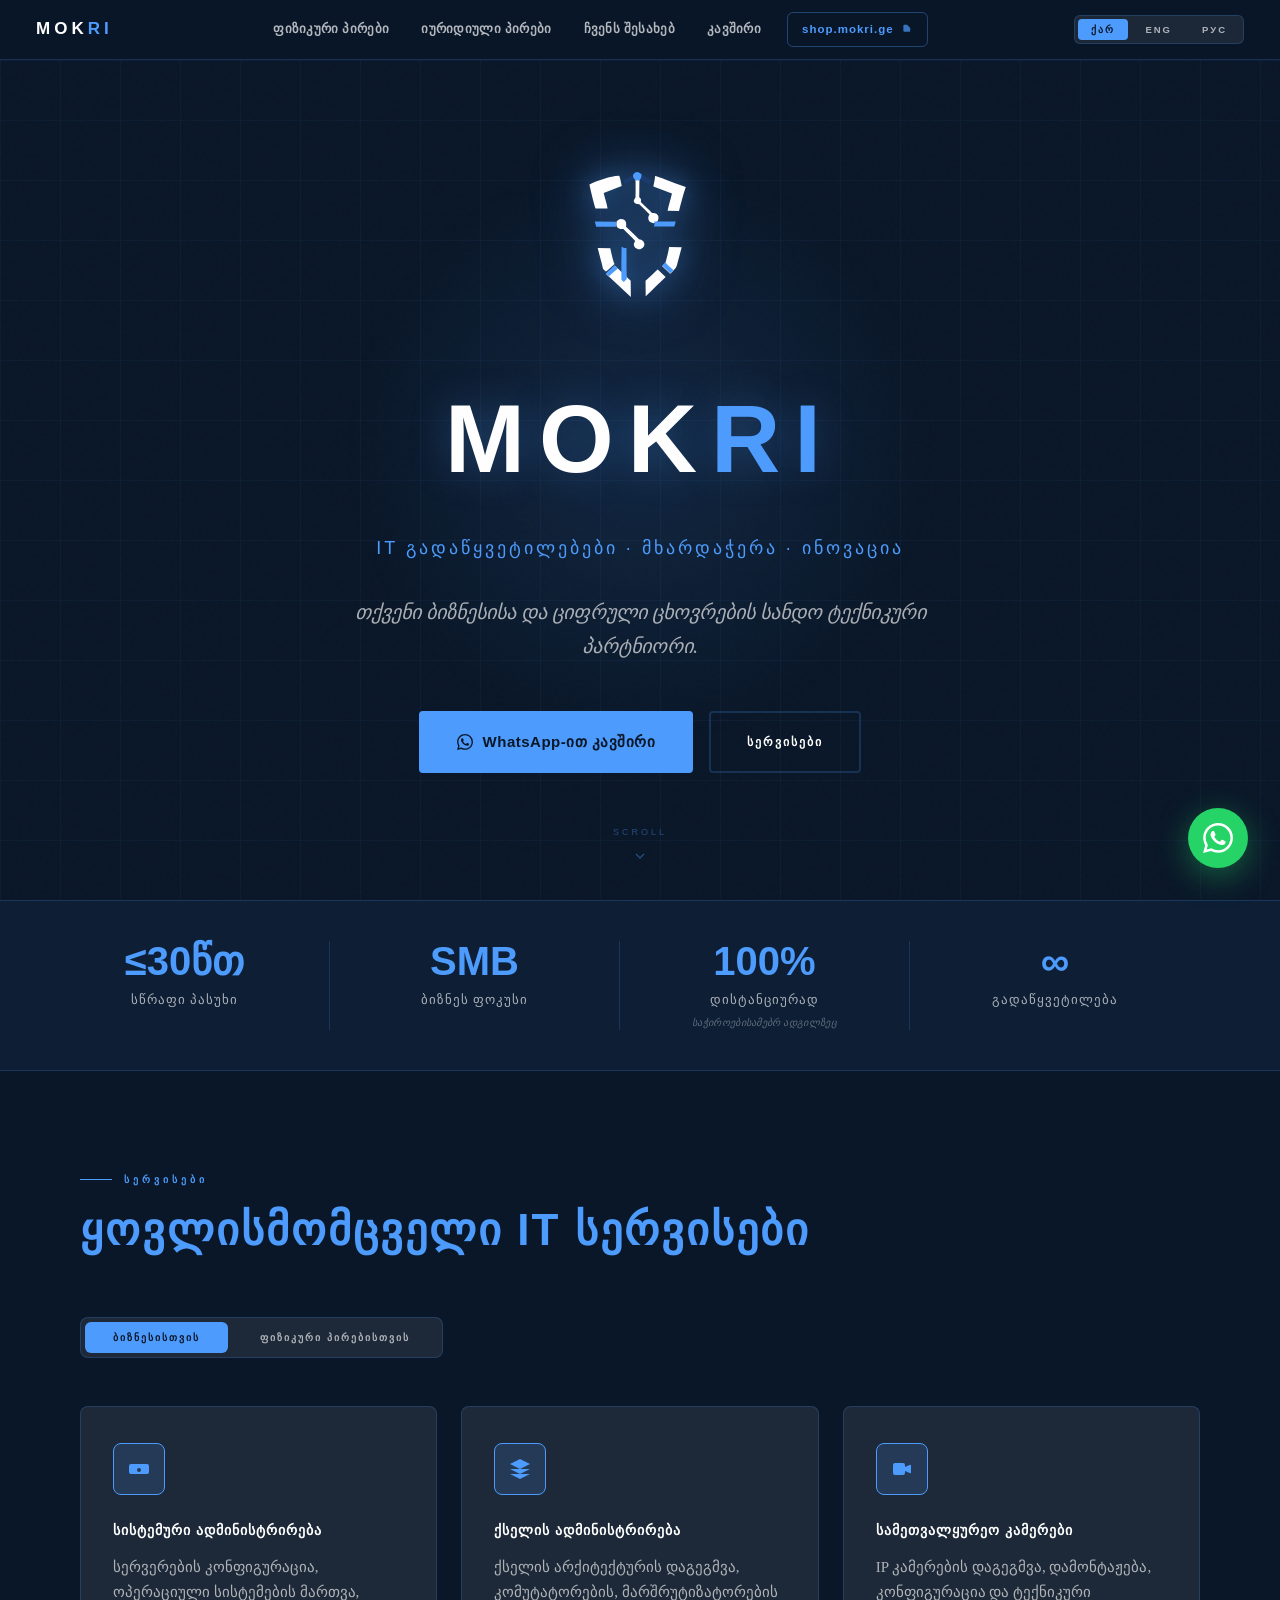
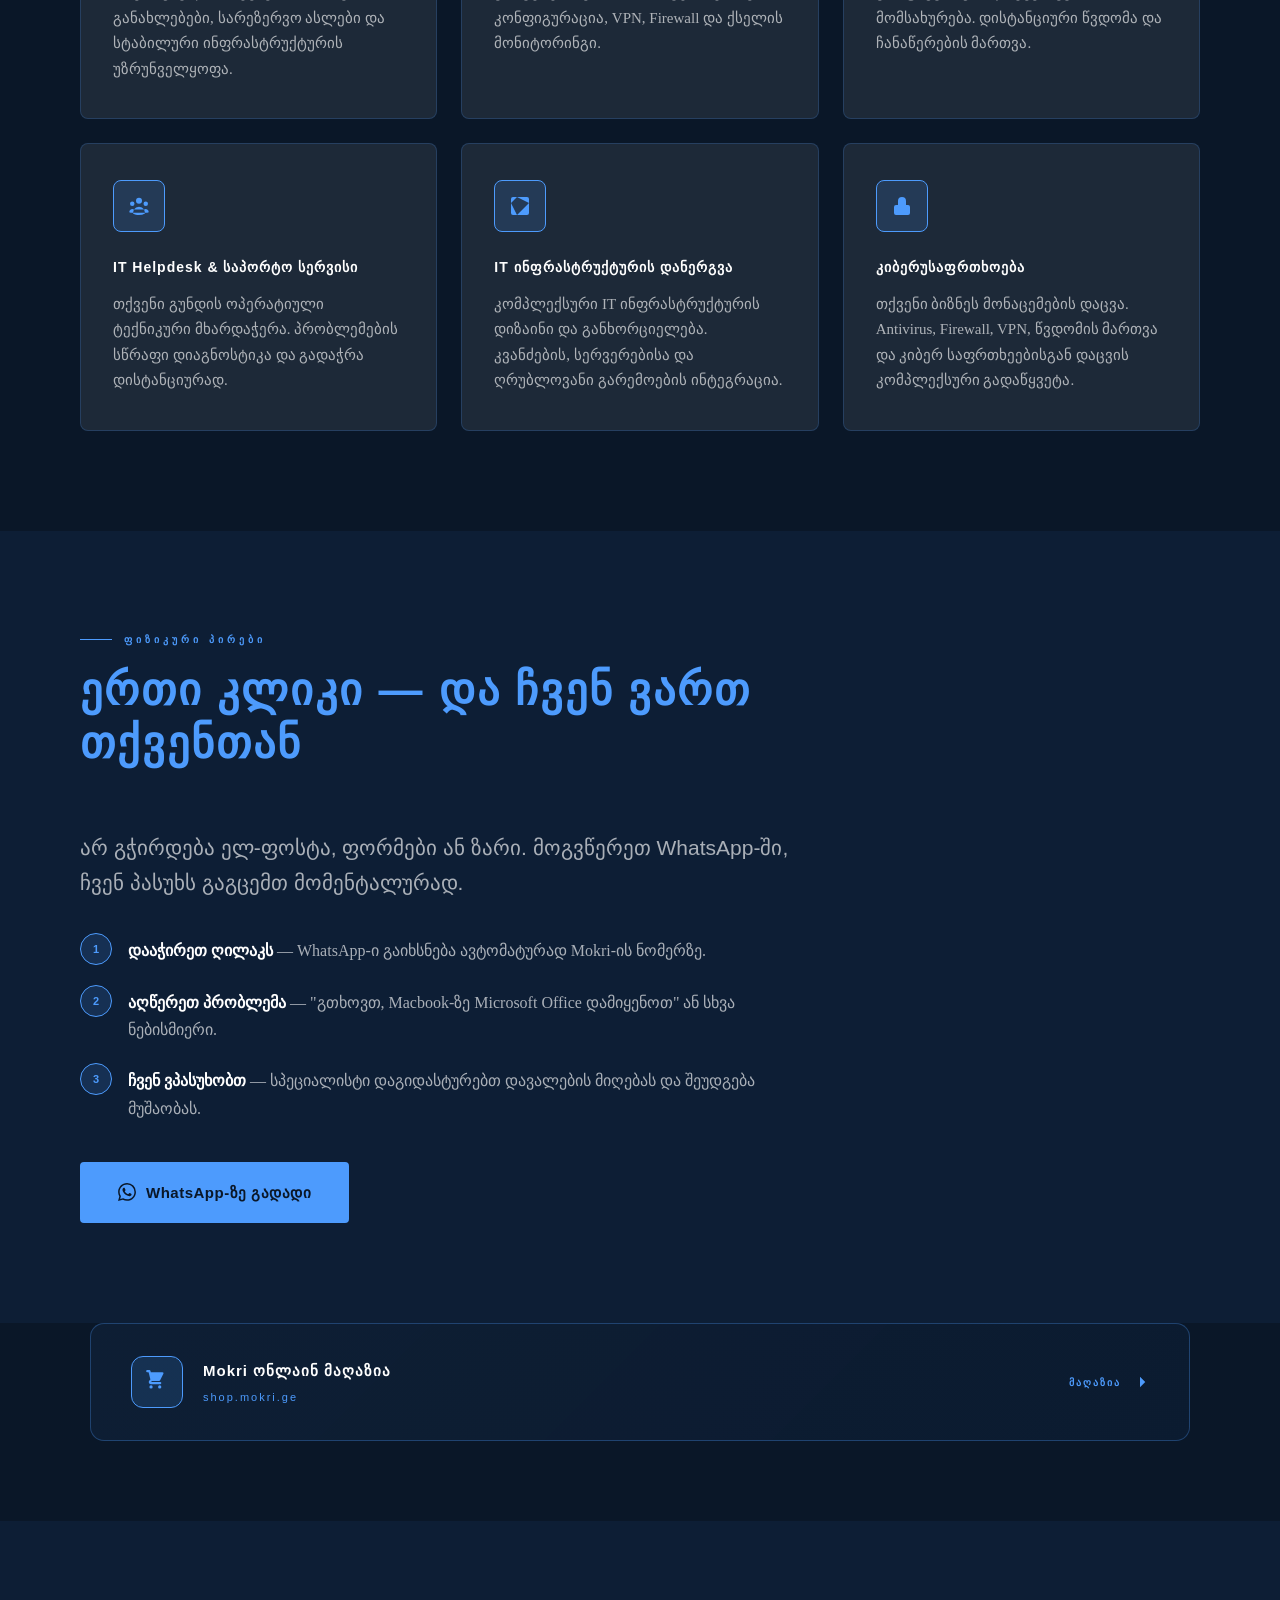
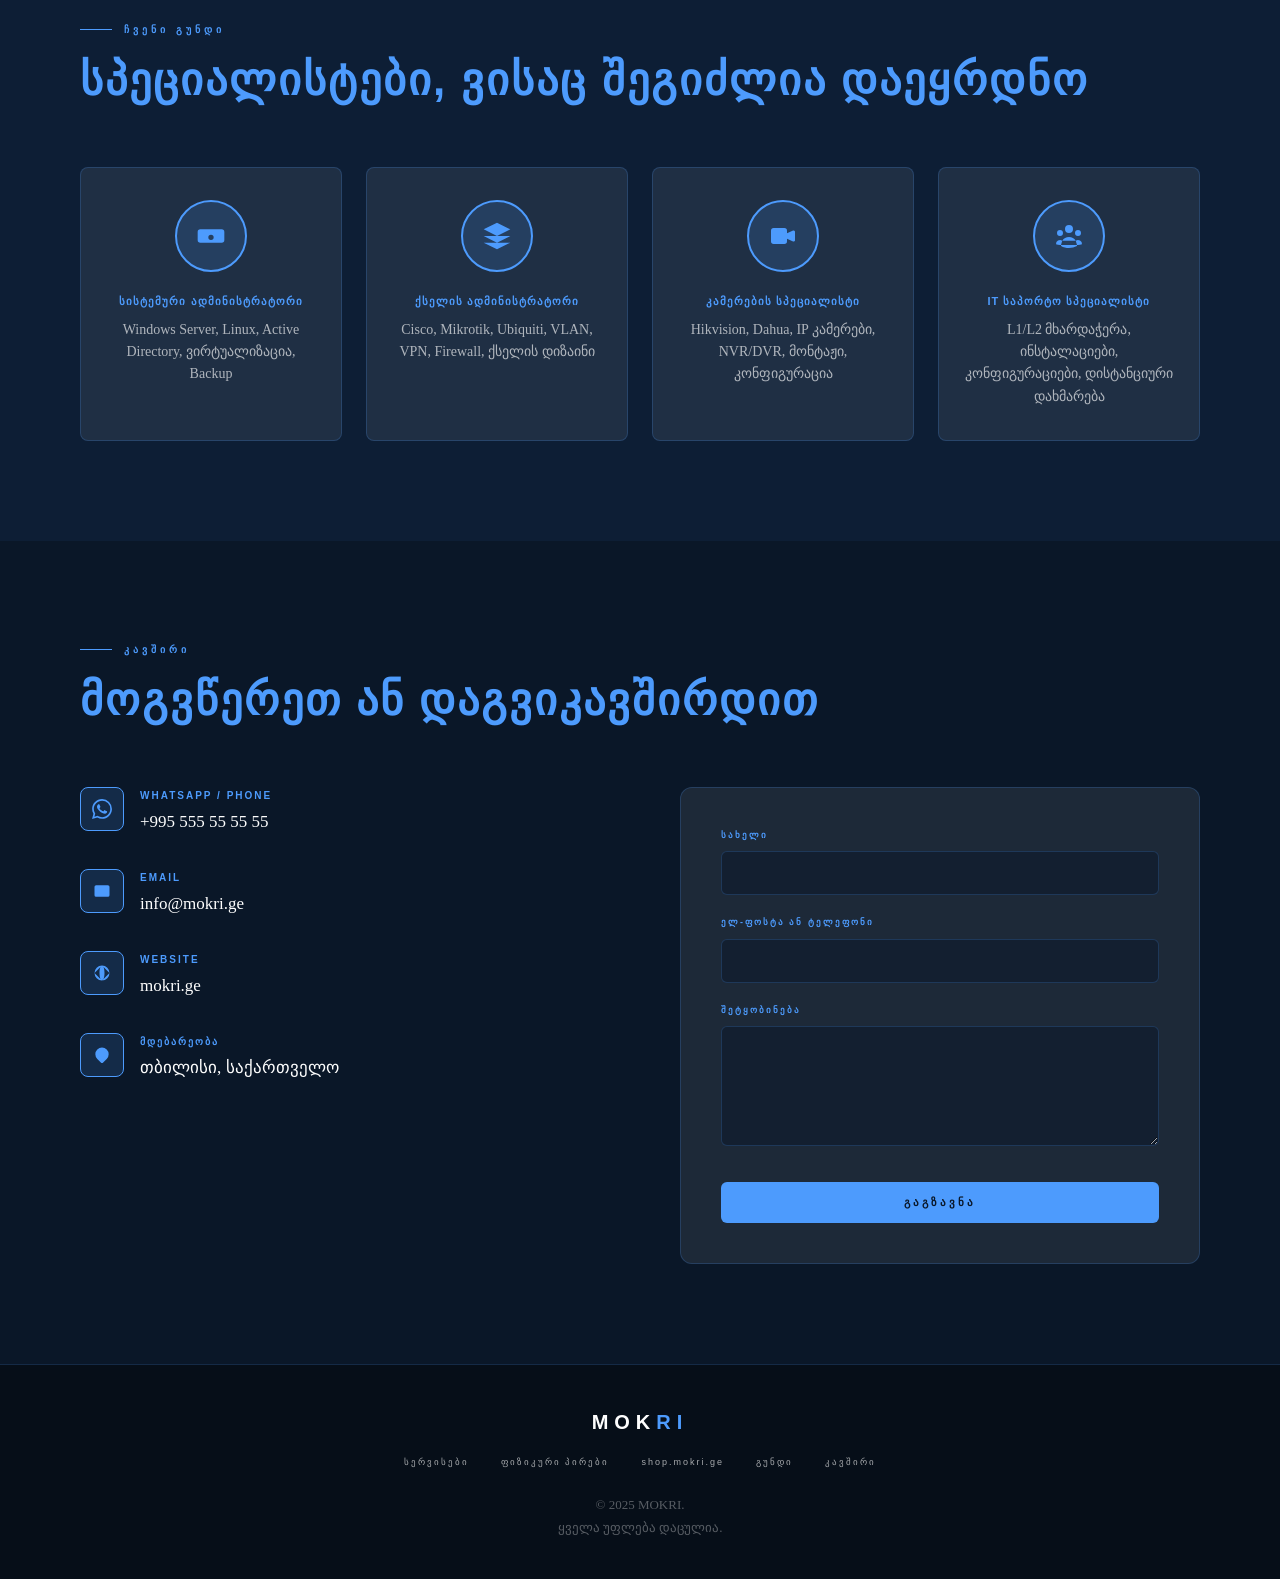
<file: mokri.html>
<!DOCTYPE html>
<html lang="ka">
<head>
<meta charset="UTF-8">
<meta name="viewport" content="width=device-width, initial-scale=1.0">
<meta http-equiv="Content-Security-Policy" content="default-src 'self'; style-src 'self' 'unsafe-inline' https://fonts.googleapis.com; font-src https://fonts.gstatic.com; img-src 'self' data: https:; script-src 'self' 'unsafe-inline'; connect-src 'none'; object-src 'none'; base-uri 'self'; form-action 'self';">
<meta http-equiv="X-Content-Type-Options" content="nosniff">
<meta http-equiv="X-Frame-Options" content="SAMEORIGIN">
<meta http-equiv="Referrer-Policy" content="strict-origin-when-cross-origin">
<meta http-equiv="Permissions-Policy" content="camera=(), microphone=(), geolocation=(), payment=()">
<meta name="robots" content="index, follow">
<title>MOKRI — IT Solutions</title>
<link href="https://fonts.googleapis.com/css2?family=Orbitron:wght@400;700;900&family=EB+Garamond:ital,wght@0,400;0,500;0,600;0,700;1,400&family=Noto+Sans+Georgian:wght@300;400;600;700&display=swap" rel="stylesheet">
<style>
  :root {
    --bg: #0A1728;
    --bg2: #0d1e35;
    --bg3: #0f2240;
    --navy: #1A3B6C;
    --blue: #4D9BFD;
    --blue-dim: rgba(77,155,253,0.15);
    --blue-glow: rgba(77,155,253,0.35);
    --white: #FEFEFE;
    --white-dim: rgba(254,254,254,0.65);
    --white-faint: rgba(254,254,254,0.08);
    --border: rgba(77,155,253,0.2);
  }

  * { margin:0; padding:0; box-sizing:border-box; }

  html { scroll-behavior: smooth; }

  body {
    background: var(--bg);
    color: var(--white);
    font-family: 'EB Garamond', Georgia, serif;
    overflow-x: hidden;
    line-height: 1.7;
  }

  /* ——— NOISE TEXTURE OVERLAY ——— */
  body::before {
    content:'';
    position:fixed;
    inset:0;
    background-image: url("data:image/svg+xml,%3Csvg viewBox='0 0 256 256' xmlns='http://www.w3.org/2000/svg'%3E%3Cfilter id='noise'%3E%3CfeTurbulence type='fractalNoise' baseFrequency='0.9' numOctaves='4' stitchTiles='stitch'/%3E%3C/filter%3E%3Crect width='100%25' height='100%25' filter='url(%23noise)' opacity='0.035'/%3E%3C/svg%3E");
    pointer-events:none;
    z-index:0;
    opacity:.4;
  }

  /* ——— HEADER / NAV BAR ——— */
  .lang-bar {
    position: fixed;
    top: 0; right: 0; left: 0;
    z-index: 1000;
    display: grid;
    grid-template-columns: auto 1fr auto;
    align-items: center;
    gap: 24px;
    padding: 0 36px;
    height: 60px;
    background: rgba(10,23,40,0.95);
    backdrop-filter: blur(18px) saturate(180%);
    -webkit-backdrop-filter: blur(18px) saturate(180%);
    border-bottom: 1px solid var(--border);
  }

  .lang-bar-logo {
    font-family: 'Orbitron', sans-serif;
    font-weight: 900;
    font-size: 17px;
    letter-spacing: 4px;
    color: var(--white);
    text-decoration: none;
    white-space: nowrap;
    transition: opacity 0.2s;
  }
  .lang-bar-logo:hover { opacity: 0.8; }
  .lang-bar-logo span { color: var(--blue); }

  /* ——— CENTER NAV ——— */
  .header-nav {
    display: flex;
    justify-content: center;
    align-items: center;
    gap: 4px;
  }

  .header-nav-link {
    position: relative;
    padding: 7px 14px;
    font-family: 'Noto Sans Georgian', sans-serif;
    font-size: 12.5px;
    font-weight: 600;
    letter-spacing: 0.3px;
    color: rgba(254,254,254,0.7);
    text-decoration: none;
    border-radius: 6px;
    transition: all 0.22s ease;
    white-space: nowrap;
  }

  .header-nav-link::after {
    content: '';
    position: absolute;
    bottom: 3px;
    left: 50%;
    transform: translateX(-50%) scaleX(0);
    width: 60%;
    height: 1.5px;
    background: var(--blue);
    border-radius: 2px;
    transition: transform 0.22s ease;
  }

  .header-nav-link:hover {
    color: var(--white);
    background: rgba(77,155,253,0.08);
  }

  .header-nav-link:hover::after { transform: translateX(-50%) scaleX(1); }

  .header-nav-link.active {
    color: var(--blue);
    background: rgba(77,155,253,0.1);
  }

  .header-nav-link.shop-link {
    color: var(--blue);
    border: 1px solid rgba(77,155,253,0.35);
    margin-left: 8px;
    font-size: 11.5px;
    letter-spacing: 1px;
  }

  .header-nav-link.shop-link:hover {
    background: var(--blue);
    color: var(--bg);
    border-color: var(--blue);
    box-shadow: 0 0 18px rgba(77,155,253,0.35);
  }

  .header-nav-link.shop-link::after { display: none; }

  /* ——— LANG SWITCHER ——— */
  .lang-switcher {
    display: flex;
    gap: 4px;
    background: var(--white-faint);
    border: 1px solid var(--border);
    border-radius: 6px;
    padding: 3px;
  }

  .lang-btn {
    padding: 5px 13px;
    font-family: 'Orbitron', sans-serif;
    font-size: 9.5px;
    font-weight: 700;
    letter-spacing: 2px;
    border: none;
    background: transparent;
    color: var(--white-dim);
    border-radius: 4px;
    cursor: pointer;
    transition: all 0.25s;
  }

  .lang-btn.active {
    background: var(--blue);
    color: var(--bg);
  }

  /* Mobile nav */
  @media (max-width: 860px) {
    .header-nav { gap: 2px; }
    .header-nav-link { padding: 6px 9px; font-size: 11px; }
    .header-nav-link.shop-link { margin-left: 4px; }
  }

  @media (max-width: 660px) {
    .lang-bar { grid-template-columns: auto auto; height: auto; padding: 10px 16px; gap: 8px; flex-wrap: wrap; }
    .header-nav { display: none; }
  }

  /* ——— HERO ——— */
  .hero {
    position: relative;
    min-height: 100vh;
    display: flex;
    flex-direction: column;
    justify-content: center;
    align-items: center;
    text-align: center;
    padding: 120px 40px 80px;
    overflow: hidden;
  }

  .hero-grid {
    position: absolute;
    inset: 0;
    background-image:
      linear-gradient(rgba(77,155,253,0.05) 1px, transparent 1px),
      linear-gradient(90deg, rgba(77,155,253,0.05) 1px, transparent 1px);
    background-size: 60px 60px;
    animation: gridFade 6s ease-in-out infinite alternate;
  }

  @keyframes gridFade {
    from { opacity: 0.3; }
    to { opacity: 0.8; }
  }

  .hero-glow {
    position: absolute;
    width: 600px;
    height: 600px;
    background: radial-gradient(circle, rgba(77,155,253,0.12) 0%, transparent 70%);
    top: 50%; left: 50%;
    transform: translate(-50%,-50%);
    pointer-events: none;
  }

  .hero-logo {
    position: relative;
    margin-bottom: 32px;
    animation: fadeUp 0.9s ease both;
  }

  .hero-logo svg {
    width: 150px;
    height: 150px;
    filter: drop-shadow(0 0 28px rgba(77,155,253,0.6)) drop-shadow(0 0 12px rgba(77,155,253,0.4));
  }

  .hero-brand {
    font-family: 'Orbitron', sans-serif;
    font-weight: 900;
    font-size: clamp(52px, 9vw, 96px);
    letter-spacing: 14px;
    color: var(--white);
    position: relative;
    animation: fadeUp 0.9s 0.1s ease both;
    text-shadow: 0 0 40px rgba(77,155,253,0.3);
  }

  .hero-brand span { color: var(--blue); }

  .hero-tagline {
    font-size: clamp(14px, 2vw, 18px);
    letter-spacing: 3px;
    color: var(--blue);
    text-transform: uppercase;
    font-family: 'Orbitron', sans-serif;
    font-weight: 400;
    margin-top: 12px;
    margin-bottom: 32px;
    animation: fadeUp 0.9s 0.2s ease both;
    opacity: 0;
    animation-fill-mode: both;
  }

  .hero-desc {
    font-size: clamp(16px, 2vw, 20px);
    color: var(--white-dim);
    max-width: 640px;
    margin: 0 auto 48px;
    font-style: italic;
    animation: fadeUp 0.9s 0.3s ease both;
  }

  .hero-actions {
    display: flex;
    gap: 16px;
    flex-wrap: wrap;
    justify-content: center;
    animation: fadeUp 0.9s 0.4s ease both;
  }

  @keyframes fadeUp {
    from { opacity:0; transform: translateY(24px); }
    to { opacity:1; transform: translateY(0); }
  }

  .btn-primary {
    display: inline-flex;
    align-items: center;
    gap: 10px;
    padding: 16px 36px;
    background: var(--blue);
    color: var(--bg);
    font-family: 'Noto Sans Georgian', 'EB Garamond', sans-serif;
    font-weight: 700;
    font-size: 15px;
    letter-spacing: 0.5px;
    text-decoration: none;
    border-radius: 4px;
    transition: all 0.25s;
    border: 2px solid var(--blue);
  }

  .btn-primary:hover {
    background: transparent;
    color: var(--blue);
    box-shadow: 0 0 24px var(--blue-glow);
  }

  .btn-outline {
    display: inline-flex;
    align-items: center;
    gap: 10px;
    padding: 16px 36px;
    background: transparent;
    color: var(--white);
    font-family: 'Orbitron', sans-serif;
    font-weight: 700;
    font-size: 12px;
    letter-spacing: 2px;
    text-decoration: none;
    border-radius: 4px;
    border: 2px solid var(--border);
    transition: all 0.25s;
  }

  .btn-outline:hover {
    border-color: var(--blue);
    color: var(--blue);
  }

  .hero-scroll {
    position: absolute;
    bottom: 36px;
    left: 50%;
    transform: translateX(-50%);
    display: flex;
    flex-direction: column;
    align-items: center;
    gap: 8px;
    opacity: 0.4;
    animation: bounce 2s ease-in-out infinite;
  }

  @keyframes bounce {
    0%, 100% { transform: translateX(-50%) translateY(0); }
    50% { transform: translateX(-50%) translateY(8px); }
  }

  .hero-scroll span {
    font-family: 'Orbitron', sans-serif;
    font-size: 9px;
    letter-spacing: 3px;
    color: var(--blue);
  }

  /* ——— SECTIONS ——— */
  section { position: relative; z-index: 1; }

  .section-inner {
    max-width: 1200px;
    margin: 0 auto;
    padding: 100px 40px;
  }

  .section-label {
    font-family: 'Orbitron', sans-serif;
    font-size: 10px;
    font-weight: 700;
    letter-spacing: 4px;
    color: var(--blue);
    text-transform: uppercase;
    margin-bottom: 16px;
    display: flex;
    align-items: center;
    gap: 12px;
  }

  .section-label::before {
    content: '';
    display: block;
    width: 32px;
    height: 1px;
    background: var(--blue);
  }

  .section-title {
    font-family: 'Orbitron', sans-serif;
    font-weight: 900;
    font-size: clamp(28px, 4vw, 44px);
    letter-spacing: 2px;
    margin-bottom: 60px;
    line-height: 1.2;
  }

  .section-title span { color: var(--blue); }

  /* ——— STATS BAR ——— */
  .stats-bar {
    background: var(--bg2);
    border-top: 1px solid var(--border);
    border-bottom: 1px solid var(--border);
  }

  .stats-inner {
    max-width: 1200px;
    margin: 0 auto;
    padding: 40px 40px;
    display: grid;
    grid-template-columns: repeat(4, 1fr);
    gap: 40px;
  }

  .stat-item {
    text-align: center;
    border-right: 1px solid var(--border);
    padding-right: 40px;
  }
  .stat-item:last-child { border-right: none; }

  .stat-num {
    font-family: 'Orbitron', sans-serif;
    font-weight: 900;
    font-size: 40px;
    color: var(--blue);
    line-height: 1;
    margin-bottom: 8px;
  }

  .stat-label {
    font-size: 13px;
    color: var(--white-dim);
    letter-spacing: 1px;
  }

  .stat-subnote {
    font-size: 10px;
    color: rgba(254,254,254,0.35);
    letter-spacing: 0.3px;
    margin-top: 5px;
    font-style: italic;
    font-family: 'EB Garamond', Georgia, serif;
    line-height: 1.4;
  }

  /* ——— SERVICES ——— */
  .services { background: var(--bg); }

  .services-tabs {
    display: flex;
    gap: 4px;
    background: var(--white-faint);
    border: 1px solid var(--border);
    border-radius: 8px;
    padding: 4px;
    margin-bottom: 48px;
    width: fit-content;
  }

  .tab-btn {
    padding: 10px 28px;
    font-family: 'Orbitron', sans-serif;
    font-size: 10px;
    font-weight: 700;
    letter-spacing: 2px;
    border: none;
    background: transparent;
    color: var(--white-dim);
    border-radius: 6px;
    cursor: pointer;
    transition: all 0.25s;
  }

  .tab-btn.active {
    background: var(--blue);
    color: var(--bg);
  }

  .services-grid {
    display: grid;
    grid-template-columns: repeat(3, 1fr);
    gap: 24px;
  }

  .service-card {
    background: var(--white-faint);
    border: 1px solid var(--border);
    border-radius: 8px;
    padding: 36px 32px;
    transition: all 0.3s;
    position: relative;
    overflow: hidden;
  }

  .service-card::before {
    content: '';
    position: absolute;
    top: 0; left: 0;
    width: 3px;
    height: 100%;
    background: var(--blue);
    transform: scaleY(0);
    transform-origin: top;
    transition: transform 0.3s;
  }

  .service-card:hover { border-color: var(--blue); transform: translateY(-4px); }
  .service-card:hover::before { transform: scaleY(1); }

  .service-icon {
    width: 52px;
    height: 52px;
    background: var(--blue-dim);
    border: 1px solid var(--blue);
    border-radius: 8px;
    display: flex;
    align-items: center;
    justify-content: center;
    margin-bottom: 24px;
  }

  .service-icon svg { width: 24px; height: 24px; fill: var(--blue); }

  .service-title {
    font-family: 'Orbitron', sans-serif;
    font-weight: 700;
    font-size: 14px;
    letter-spacing: 1px;
    margin-bottom: 12px;
  }

  .service-desc {
    font-size: 15px;
    color: var(--white-dim);
    line-height: 1.7;
  }

  /* ——— INDIVIDUALS / WHATSAPP ——— */
  .individuals { background: var(--bg2); }

  .whatsapp-feature {
    display: grid;
    grid-template-columns: 1fr;
    gap: 40px;
    max-width: 720px;
  }

  .wa-text { }

  .wa-lead {
    font-size: clamp(17px, 2vw, 21px);
    color: var(--white-dim);
    margin-bottom: 32px;
    font-family: 'Noto Sans Georgian', sans-serif;
    font-style: normal;
    font-weight: 400;
  }

  .wa-steps {
    display: flex;
    flex-direction: column;
    gap: 20px;
    margin-bottom: 40px;
  }

  .wa-step {
    display: flex;
    gap: 16px;
    align-items: flex-start;
  }

  .wa-step-num {
    width: 32px;
    height: 32px;
    background: var(--blue-dim);
    border: 1px solid var(--blue);
    border-radius: 50%;
    display: flex;
    align-items: center;
    justify-content: center;
    font-family: 'Orbitron', sans-serif;
    font-size: 11px;
    font-weight: 700;
    color: var(--blue);
    flex-shrink: 0;
  }

  .wa-step-text { font-size: 16px; color: var(--white-dim); padding-top: 4px; }
  .wa-step-text strong { color: var(--white); }

  .wa-mockup {
    background: #111;
    border-radius: 24px;
    border: 1px solid rgba(255,255,255,0.1);
    overflow: hidden;
    box-shadow: 0 40px 80px rgba(0,0,0,0.5);
  }

  .wa-header {
    background: #1a1a1a;
    padding: 16px 20px;
    display: flex;
    align-items: center;
    gap: 12px;
    border-bottom: 1px solid rgba(255,255,255,0.06);
  }

  .wa-avatar {
    width: 40px; height: 40px;
    background: var(--blue);
    border-radius: 50%;
    display: flex;
    align-items: center;
    justify-content: center;
    font-family: 'Orbitron', sans-serif;
    font-size: 14px;
    font-weight: 900;
    color: var(--bg);
  }

  .wa-contact-name {
    font-weight: 600;
    font-size: 15px;
    display: block;
  }

  .wa-status {
    font-size: 12px;
    color: #25d366;
  }

  .wa-body { padding: 24px 20px; display: flex; flex-direction: column; gap: 12px; }

  .wa-msg {
    max-width: 80%;
    padding: 10px 14px;
    border-radius: 12px;
    font-size: 14px;
    line-height: 1.5;
  }

  .wa-msg.recv {
    background: #2a2a2a;
    border-radius: 12px 12px 12px 2px;
    align-self: flex-start;
  }

  .wa-msg.sent {
    background: #005c4b;
    border-radius: 12px 12px 2px 12px;
    align-self: flex-end;
  }

  .wa-msg-time { font-size: 11px; opacity: 0.5; margin-top: 4px; display: block; text-align: right; }

  .wa-reply-bar {
    background: #1a1a1a;
    padding: 12px 16px;
    display: flex;
    gap: 10px;
    align-items: center;
    border-top: 1px solid rgba(255,255,255,0.06);
  }

  .wa-input {
    flex:1;
    background: #2a2a2a;
    border: none;
    border-radius: 20px;
    padding: 8px 16px;
    color: var(--white);
    font-size: 14px;
    font-family: inherit;
  }

  .wa-send {
    width: 36px; height: 36px;
    background: #25d366;
    border-radius: 50%;
    display: flex;
    align-items: center;
    justify-content: center;
    cursor: pointer;
    border: none;
  }

  /* ——— SHOP SECTION ——— */
  .shop { background: var(--bg3); }

  /* ——— SHOP LINK SECTION ——— */
  .shop-link-section {
    background: var(--bg);
    padding: 0 40px 80px;
  }

  .shop-link-inner {
    max-width: 1100px;
    margin: 0 auto;
  }

  .shop-link-card {
    display: flex;
    align-items: center;
    justify-content: space-between;
    gap: 32px;
    background: linear-gradient(135deg, rgba(77,155,253,0.06) 0%, rgba(26,59,108,0.12) 100%);
    border: 1px solid rgba(77,155,253,0.3);
    border-radius: 14px;
    padding: 32px 40px;
    text-decoration: none;
    transition: all 0.3s ease;
    position: relative;
    overflow: hidden;
  }

  .shop-link-card::before {
    content: '';
    position: absolute;
    inset: 0;
    background: linear-gradient(135deg, rgba(77,155,253,0.1), transparent);
    opacity: 0;
    transition: opacity 0.3s;
  }

  .shop-link-card:hover {
    border-color: var(--blue);
    transform: translateY(-2px);
    box-shadow: 0 12px 40px rgba(77,155,253,0.15);
  }

  .shop-link-card:hover::before { opacity: 1; }

  .shop-link-left {
    display: flex;
    align-items: center;
    gap: 20px;
  }

  .shop-link-icon {
    width: 52px; height: 52px;
    background: var(--blue-dim);
    border: 1px solid var(--blue);
    border-radius: 12px;
    display: flex;
    align-items: center;
    justify-content: center;
    flex-shrink: 0;
  }

  .shop-link-icon svg { width: 26px; height: 26px; fill: var(--blue); }

  .shop-link-text {}

  .shop-link-title {
    font-family: 'Orbitron', sans-serif;
    font-size: 15px;
    font-weight: 900;
    color: var(--white);
    letter-spacing: 1px;
    margin-bottom: 4px;
  }

  .shop-link-url {
    font-family: 'Orbitron', sans-serif;
    font-size: 11px;
    color: var(--blue);
    letter-spacing: 2px;
  }

  .shop-link-arrow {
    display: flex;
    align-items: center;
    gap: 10px;
    font-family: 'Orbitron', sans-serif;
    font-size: 10px;
    font-weight: 700;
    letter-spacing: 2px;
    color: var(--blue);
    white-space: nowrap;
  }

  .shop-link-arrow svg { width: 18px; height: 18px; fill: var(--blue); transition: transform 0.2s; }
  .shop-link-card:hover .shop-link-arrow svg { transform: translateX(4px); }

  /* ——— TEAM ——— */
  .team { background: var(--bg2); }

  .team-grid {
    display: grid;
    grid-template-columns: repeat(4, 1fr);
    gap: 24px;
  }

  .team-card {
    background: var(--white-faint);
    border: 1px solid var(--border);
    border-radius: 8px;
    padding: 32px 24px;
    text-align: center;
    transition: all 0.3s;
  }

  .team-card:hover { border-color: var(--blue); transform: translateY(-4px); }

  .team-avatar {
    width: 72px; height: 72px;
    background: var(--blue-dim);
    border: 2px solid var(--blue);
    border-radius: 50%;
    margin: 0 auto 20px;
    display: flex;
    align-items: center;
    justify-content: center;
  }

  .team-avatar svg { width: 32px; height: 32px; fill: var(--blue); }

  .team-role {
    font-family: 'Orbitron', sans-serif;
    font-size: 11px;
    font-weight: 700;
    letter-spacing: 1px;
    color: var(--blue);
    margin-bottom: 8px;
    text-transform: uppercase;
  }

  .team-desc {
    font-size: 14px;
    color: var(--white-dim);
    line-height: 1.6;
  }

  /* ——— CONTACT ——— */
  .contact { background: var(--bg); }

  .contact-grid {
    display: grid;
    grid-template-columns: 1fr 1fr;
    gap: 80px;
    align-items: start;
  }

  .contact-info { display: flex; flex-direction: column; gap: 32px; }

  .contact-item {
    display: flex;
    gap: 16px;
    align-items: flex-start;
  }

  .contact-icon {
    width: 44px; height: 44px;
    background: var(--blue-dim);
    border: 1px solid var(--blue);
    border-radius: 8px;
    display: flex;
    align-items: center;
    justify-content: center;
    flex-shrink: 0;
  }

  .contact-icon svg { width: 20px; height: 20px; fill: var(--blue); }

  .contact-label {
    font-family: 'Orbitron', sans-serif;
    font-size: 10px;
    font-weight: 700;
    letter-spacing: 2px;
    color: var(--blue);
    margin-bottom: 4px;
  }

  .contact-value {
    font-size: 17px;
    color: var(--white);
  }

  .contact-value a { color: inherit; text-decoration: none; }
  .contact-value a:hover { color: var(--blue); }

  .contact-form {
    background: var(--white-faint);
    border: 1px solid var(--border);
    border-radius: 12px;
    padding: 40px;
  }

  .form-group {
    margin-bottom: 20px;
  }

  .form-label {
    display: block;
    font-family: 'Orbitron', sans-serif;
    font-size: 9px;
    font-weight: 700;
    letter-spacing: 2px;
    color: var(--blue);
    margin-bottom: 8px;
  }

  .form-input, .form-textarea {
    width: 100%;
    background: rgba(10,23,40,0.5);
    border: 1px solid var(--border);
    border-radius: 6px;
    padding: 12px 16px;
    color: var(--white);
    font-family: 'EB Garamond', Georgia, serif;
    font-size: 16px;
    outline: none;
    transition: border-color 0.25s;
  }

  .form-input:focus, .form-textarea:focus { border-color: var(--blue); }
  .form-textarea { min-height: 120px; resize: vertical; }

  .form-submit {
    width: 100%;
    padding: 14px;
    background: var(--blue);
    color: var(--bg);
    font-family: 'Orbitron', sans-serif;
    font-weight: 700;
    font-size: 11px;
    letter-spacing: 3px;
    border: none;
    border-radius: 6px;
    cursor: pointer;
    transition: all 0.25s;
    margin-top: 8px;
  }

  .form-submit:hover {
    background: transparent;
    color: var(--blue);
    border: 1px solid var(--blue);
    box-shadow: 0 0 20px var(--blue-glow);
  }

  /* ——— FOOTER ——— */
  footer {
    background: rgba(0,0,0,0.4);
    border-top: 1px solid var(--border);
    padding: 40px;
    text-align: center;
  }

  .footer-brand {
    font-family: 'Orbitron', sans-serif;
    font-weight: 900;
    font-size: 20px;
    letter-spacing: 6px;
    margin-bottom: 16px;
  }
  .footer-brand span { color: var(--blue); }

  .footer-links {
    display: flex;
    justify-content: center;
    gap: 32px;
    margin-bottom: 24px;
    flex-wrap: wrap;
  }

  .footer-links a {
    font-family: 'Orbitron', sans-serif;
    font-size: 9px;
    letter-spacing: 2px;
    color: var(--white-dim);
    text-decoration: none;
    transition: color 0.2s;
  }

  .footer-links a:hover { color: var(--blue); }

  .footer-copy {
    font-size: 13px;
    color: var(--white-dim);
    opacity: 0.5;
  }

  /* ——— LANGUAGE SECTIONS ——— */
  [data-lang] { display: none; }
  [data-lang].active { display: block; }
  .lang-inline[data-lang] { display: none; }
  .lang-inline[data-lang].active { display: inline; }

  /* ——— DIVIDER ——— */
  .divider {
    width: 60px;
    height: 2px;
    background: var(--blue);
    margin: 0 auto 40px;
  }

  /* ——— RESPONSIVE ——— */
  @media (max-width: 900px) {
    .services-grid { grid-template-columns: 1fr 1fr; }
    .team-grid { grid-template-columns: 1fr 1fr; }
    .whatsapp-feature { grid-template-columns: 1fr; }
    .contact-grid { grid-template-columns: 1fr; gap: 40px; }
    .shop-card { grid-template-columns: 1fr; gap: 40px; }
    .stats-inner { grid-template-columns: 1fr 1fr; }
    .stat-item { border-right: none; border-bottom: 1px solid var(--border); padding-bottom: 20px; }
  }

  @media (max-width: 600px) {
    .services-grid { grid-template-columns: 1fr; }
    .team-grid { grid-template-columns: 1fr; }
    .lang-bar { padding: 0 20px; }
    .section-inner { padding: 70px 24px; }
    .shop-card { padding: 36px 24px; }
  }

  /* ——— WA BUTTON FLOATING ——— */
  .wa-float {
    position: fixed;
    bottom: 32px;
    right: 32px;
    width: 60px; height: 60px;
    background: #25d366;
    border-radius: 50%;
    display: flex;
    align-items: center;
    justify-content: center;
    box-shadow: 0 8px 32px rgba(37,211,102,0.4);
    z-index: 999;
    text-decoration: none;
    transition: transform 0.2s, box-shadow 0.2s;
    animation: waPulse 2.5s ease-in-out infinite;
  }

  @keyframes waPulse {
    0%, 100% { box-shadow: 0 8px 32px rgba(37,211,102,0.4); }
    50% { box-shadow: 0 8px 48px rgba(37,211,102,0.7); }
  }

  .wa-float:hover { transform: scale(1.1); }
  .wa-float svg { width: 30px; height: 30px; fill: white; }
</style>
</head>
<body>

<!-- ——— HEADER / NAV BAR ——— -->
<header class="lang-bar">
  <a href="index.html" class="lang-bar-logo" aria-label="MOKRI - მთავარი">MOK<span>RI</span></a>

  <nav class="header-nav" aria-label="მთავარი ნავიგაცია">
    <a href="individuals.html" class="header-nav-link" data-nav="individuals">
      <span data-lang="ka" class="active">ფიზიკური პირები</span>
      <span data-lang="en">Individuals</span>
      <span data-lang="ru">Частные Лица</span>
    </a>
    <a href="business.html" class="header-nav-link" data-nav="business">
      <span data-lang="ka" class="active">იურიდიული პირები</span>
      <span data-lang="en">Business</span>
      <span data-lang="ru">Бизнес</span>
    </a>
    <a href="about.html" class="header-nav-link" data-nav="about">
      <span data-lang="ka" class="active">ჩვენს შესახებ</span>
      <span data-lang="en">About Us</span>
      <span data-lang="ru">О Нас</span>
    </a>
    <a href="#contact" class="header-nav-link" data-nav="contact">
      <span data-lang="ka" class="active">კავშირი</span>
      <span data-lang="en">Contact</span>
      <span data-lang="ru">Контакты</span>
    </a>
    <a href="https://shop.mokri.ge" target="_blank" rel="noopener noreferrer" class="header-nav-link shop-link" aria-label="Mokri Online Shop">
      <span>shop.mokri.ge</span>
      <svg width="11" height="11" viewBox="0 0 24 24" fill="currentColor" style="margin-left:4px;opacity:0.7"><path d="M18 13v6a2 2 0 01-2 2H5a2 2 0 01-2-2V8a2 2 0 012-2h6M15 3h6m0 0v6m0-6L10 14"/></svg>
    </a>
  </nav>

  <div class="lang-switcher" role="group" aria-label="ენის არჩევა">
    <button class="lang-btn active" onclick="setLang('ka')" aria-label="ქართული">ქარ</button>
    <button class="lang-btn" onclick="setLang('en')" aria-label="English">ENG</button>
    <button class="lang-btn" onclick="setLang('ru')" aria-label="Русский">РУС</button>
  </div>
</header>

<!-- ——— FLOATING WHATSAPP ——— -->
<a href="https://wa.me/995555555555" target="_blank" class="wa-float" title="WhatsApp">
  <svg viewBox="0 0 24 24" xmlns="http://www.w3.org/2000/svg">
    <path d="M17.472 14.382c-.297-.149-1.758-.867-2.03-.967-.273-.099-.471-.148-.67.15-.197.297-.767.966-.94 1.164-.173.199-.347.223-.644.075-.297-.15-1.255-.463-2.39-1.475-.883-.788-1.48-1.761-1.653-2.059-.173-.297-.018-.458.13-.606.134-.133.298-.347.446-.52.149-.174.198-.298.298-.497.099-.198.05-.371-.025-.52-.075-.149-.669-1.612-.916-2.207-.242-.579-.487-.5-.669-.51-.173-.008-.371-.01-.57-.01-.198 0-.52.074-.792.372-.272.297-1.04 1.016-1.04 2.479 0 1.462 1.065 2.875 1.213 3.074.149.198 2.096 3.2 5.077 4.487.709.306 1.262.489 1.694.625.712.227 1.36.195 1.871.118.571-.085 1.758-.719 2.006-1.413.248-.694.248-1.289.173-1.413-.074-.124-.272-.198-.57-.347m-5.421 7.403h-.004a9.87 9.87 0 01-5.031-1.378l-.361-.214-3.741.982.998-3.648-.235-.374a9.86 9.86 0 01-1.51-5.26c.001-5.45 4.436-9.884 9.888-9.884 2.64 0 5.122 1.03 6.988 2.898a9.825 9.825 0 012.893 6.994c-.003 5.45-4.437 9.884-9.885 9.884m8.413-18.297A11.815 11.815 0 0012.05 0C5.495 0 .16 5.335.157 11.892c0 2.096.547 4.142 1.588 5.945L.057 24l6.305-1.654a11.882 11.882 0 005.683 1.448h.005c6.554 0 11.89-5.335 11.893-11.893a11.821 11.821 0 00-3.48-8.413z"/>
  </svg>
</a>

<!-- ═══════════════════════ HERO ═══════════════════════ -->
<section class="hero">
  <div class="hero-grid"></div>
  <div class="hero-glow"></div>

  <!-- Logo SVG (no background, content centered in viewBox 100x100) -->
  <div class="hero-logo">
    <svg viewBox="108 88 68 100" xmlns="http://www.w3.org/2000/svg">
      <!-- Icon shape from brand -->
      <path fill="#FEFEFE" d="M152 94c1.7.4 4.7 1.4 6.4 2.1 4.6 1.8 9.3 3.6 14.1 5.3-1.7 5-3.1 10.6-4.5 15.9l-7.6-.2c.6-3.1 2.1-8 2.9-11.5l-12.4-4.6c.4-2.2 1.2-5.2 1.1-7z"/>
      <path fill="#FEFEFE" d="M128 93.9h.1c.5.4 1.5 5.8 1.7 6.8l-12 4.6c.8 3.5 2 6.8 2.6 10.3l-7.6.1-.4-.1c-.7-1.2-3.6-13.2-4.1-15.9 6.3-2.9 13.5-5.5 19.7-5.8z"/>
      <path fill="#FEFEFE" d="M125 153.6c.9.7 1.5 1.3 2.3 2.1 2.8 2.8 5.7 5.5 8.5 8.2l.1 10.8c-4.7-4.3-9.5-9-14.3-13.3-.6-.4-1.7-1.5-2.2-2 1-0.8 4.9-4.4 5.6-5.8z"/>
      <path fill="#4D9BFD" d="M125 153.6c.9.7 1.5 1.3 2.3 2.1-1.8 1.5-4.2 3.4-5.9 5.1-.6-.4-1.7-1.5-2.2-2 1-0.8 4.9-4.4 5.8-5.2z"/>
      <path fill="#FEFEFE" d="M161.4 141.4l8.4.1-2.5 9.3c-.8 3.1-.6 3.8-3 6.2-.7.7-1.5 1.5-2.2 2.1l-5.3-4.9c.6-.7 1.4-1.6 2.1-2.2.9-3 2.1-7.7 2.5-10.6z"/>
      <path fill="#4D9BFD" d="M158.9 151.5c1.3 1.7 3.6 3.9 5.4 5.2-.7.7-1.5 1.5-2.2 2.1l-5.3-4.9c.6-.7 1.4-1.6 2.1-2.4z"/>
      <path fill="#FEFEFE" d="M153.8 156.4l5.3 4.9c-4.4 4-8.8 8.8-13.3 12.8l-.1-10.2c2.7-2.5 5.4-5 8-7.5z"/>
      <path fill="#FEFEFE" d="M113.8 142l8.4.1c.6 2.6 1.7 8 2.8 10.5-.6.7-4.6 4.4-5.8 5.1-.6-.6-1.3-1.3-1.9-1.9-.8-4.3-2.4-9-3.5-13.8z"/>
      <path fill="#FEFEFE" d="M139 96.5c1.2.2 1.4.2 2.6.1l-.1 11.5c1.2 1.1 1.5 1.6 1 3.2 2.6 2.5 5 4.7 7.5 7.3 2.1 0 3 .1 4.2 2 .2 1.5.2 2-.4 3.4-1.4 1.2-2.9 2-4.7.9-.8-.5-1.3-1.2-1.5-2.1-.3-1.3.1-2.2.8-3.2-2.1-2.2-4.7-4.7-6.9-6.8-3.5-.2-4.7-1.8-2.5-4.5.1-3.7.1-8.1 0-11.8z"/>
      <path fill="#FEFEFE" d="M126.3 124.5c.7-.9 1.8-2 3-1.9 3.5.1 3.8 2.8 3.4 5.2 3.3 2.8 5.6 5.5 8.6 8.3 1.3.3 2.4.6 3.1 1.8 1.3 2.2.1 4.1-2.1 4.9-1.7.1-1.7 0-3.3-.8-1.5-2.1-1.4-2.6-.2-4.7-2.2-2.5-5.5-5.5-7.9-8a9 9 0 01-.9.1c-1.6.1-2.2-.4-3.3-1.4-.6-1.5-.5-2-.3-3.5z"/>
      <path fill="#4D9BFD" d="M129.7 141.2c1.6.8 1.6.9 3.3.8.1 4.3 0 8.7 0 13l.2 7.7-2 1.9-1.6-1.5c-.1-7.3 0-14.6.1-21.9z"/>
      <path fill="#4D9BFD" d="M111.9 124.4l14.4.1c-.3 1.5-.4 2 .2 3.4-4.2-.2-9.4-.1-13.7-.1z"/>
      <path fill="#4D9BFD" d="M151.5 124.3c4.5.1 9.9-.2 14.3.1-.3 1.1-.6 2.2-.9 3.3l-13.7-.1c.6-1.4.6-1.9.3-3.3z"/>
      <path fill="#4D9BFD" d="M137.3 93.4c1.6-2.9 3.9-2.4 5.9-.2-.1 1.4-.2 2.1-1.1 3.2l-.6.6c-1.2.1-1.4.1-2.6-.1l-.2-.3c-1.2-1.3-1.4-1.5-1.4-3.2z"/>
      <path fill="#1A3B6C" d="M143.2 93.2c2.1 1.2 4.3 2.4 6.2 3.6-.2 1-.5 2.3-.7 3.2-2.2-1.2-4.5-2.5-6.6-3.6 1-1.1 1-1.8 1.1-3.2z"/>
      <path fill="#1A3B6C" d="M131 97c1.8-1.1 4.1-2.8 5.7-3.7 0 1.7.2 1.9 1.4 3.2-2 .9-4.2 2.5-6.3 3.5-.3-1-.6-2-.8-3z"/>
    </svg>
  </div>

  <div class="hero-brand">MOK<span>RI</span></div>

  <div class="hero-tagline">
    <span data-lang="ka" class="active">IT გადაწყვეტილებები · მხარდაჭერა · ინოვაცია</span>
    <span data-lang="en">IT Solutions · Support · Innovation</span>
    <span data-lang="ru">IT Решения · Поддержка · Инновации</span>
  </div>

  <p class="hero-desc">
    <span data-lang="ka" class="active">თქვენი ბიზნესისა და ციფრული ცხოვრების სანდო ტექნიკური პარტნიორი.</span>
    <span data-lang="en">Your trusted technology partner for business and personal digital life.</span>
    <span data-lang="ru">Ваш надёжный технологический партнёр для бизнеса и цифровой жизни.</span>
  </p>

  <div class="hero-actions">
    <a href="https://wa.me/995555555555" target="_blank" class="btn-primary">
      <svg width="16" height="16" viewBox="0 0 24 24" fill="currentColor"><path d="M17.472 14.382c-.297-.149-1.758-.867-2.03-.967-.273-.099-.471-.148-.67.15-.197.297-.767.966-.94 1.164-.173.199-.347.223-.644.075-.297-.15-1.255-.463-2.39-1.475-.883-.788-1.48-1.761-1.653-2.059-.173-.297-.018-.458.13-.606.134-.133.298-.347.446-.52.149-.174.198-.298.298-.497.099-.198.05-.371-.025-.52-.075-.149-.669-1.612-.916-2.207-.242-.579-.487-.5-.669-.51-.173-.008-.371-.01-.57-.01-.198 0-.52.074-.792.372-.272.297-1.04 1.016-1.04 2.479 0 1.462 1.065 2.875 1.213 3.074.149.198 2.096 3.2 5.077 4.487.709.306 1.262.489 1.694.625.712.227 1.36.195 1.871.118.571-.085 1.758-.719 2.006-1.413.248-.694.248-1.289.173-1.413-.074-.124-.272-.198-.57-.347m-5.421 7.403h-.004a9.87 9.87 0 01-5.031-1.378l-.361-.214-3.741.982.998-3.648-.235-.374a9.86 9.86 0 01-1.51-5.26c.001-5.45 4.436-9.884 9.888-9.884 2.64 0 5.122 1.03 6.988 2.898a9.825 9.825 0 012.893 6.994c-.003 5.45-4.437 9.884-9.885 9.884m8.413-18.297A11.815 11.815 0 0012.05 0C5.495 0 .16 5.335.157 11.892c0 2.096.547 4.142 1.588 5.945L.057 24l6.305-1.654a11.882 11.882 0 005.683 1.448h.005c6.554 0 11.89-5.335 11.893-11.893a11.821 11.821 0 00-3.48-8.413z"/></svg>
      <span data-lang="ka" class="active">WhatsApp-ით კავშირი</span>
      <span data-lang="en">Chat on WhatsApp</span>
      <span data-lang="ru">Написать в WhatsApp</span>
    </a>
    <a href="#services" class="btn-outline">
      <span data-lang="ka" class="active">სერვისები</span>
      <span data-lang="en">Our Services</span>
      <span data-lang="ru">Наши Услуги</span>
    </a>
  </div>

  <div class="hero-scroll">
    <span>SCROLL</span>
    <svg width="16" height="16" viewBox="0 0 24 24" fill="none" stroke="#4D9BFD" stroke-width="2"><polyline points="6 9 12 15 18 9"/></svg>
  </div>
</section>

<!-- ═══════════════════════ STATS ═══════════════════════ -->
<div class="stats-bar">
  <div class="stats-inner">
    <div class="stat-item">
      <div class="stat-num">≤30წთ</div>
      <div class="stat-label">
        <span data-lang="ka" class="active">სწრაფი პასუხი</span>
        <span data-lang="en">Fast Response</span>
        <span data-lang="ru">Быстрый Ответ</span>
      </div>
    </div>
    <div class="stat-item">
      <div class="stat-num">SMB</div>
      <div class="stat-label">
        <span data-lang="ka" class="active">ბიზნეს ფოკუსი</span>
        <span data-lang="en">Business Focus</span>
        <span data-lang="ru">Фокус на Бизнесе</span>
      </div>
    </div>
    <div class="stat-item">
      <div class="stat-num">100%</div>
      <div class="stat-label">
        <span data-lang="ka" class="active">დისტანციურად</span>
        <span data-lang="en">Remote Work</span>
        <span data-lang="ru">Удалённо</span>
      </div>
      <div class="stat-subnote">
        <span data-lang="ka" class="active">საჭიროებისამებრ ადგილზეც</span>
        <span data-lang="en">on-site when needed</span>
        <span data-lang="ru">при необходимости — лично</span>
      </div>
    </div>
    <div class="stat-item">
      <div class="stat-num">∞</div>
      <div class="stat-label">
        <span data-lang="ka" class="active">გადაწყვეტილება</span>
        <span data-lang="en">Solutions</span>
        <span data-lang="ru">Решений</span>
      </div>
    </div>
  </div>
</div>

<!-- ═══════════════════════ SERVICES ═══════════════════════ -->
<section class="services" id="services">
  <div class="section-inner">
    <div class="section-label">
      <span data-lang="ka" class="active">სერვისები</span>
      <span data-lang="en">Services</span>
      <span data-lang="ru">Услуги</span>
    </div>
    <h2 class="section-title">
      <span data-lang="ka" class="active">ყოვლისმომცველი <span>IT სერვისები</span></span>
      <span data-lang="en">Comprehensive <span>IT Services</span></span>
      <span data-lang="ru">Комплексные <span>IT Услуги</span></span>
    </h2>

    <!-- TABS -->
    <div class="services-tabs">
      <button class="tab-btn active" onclick="showTab('business', this)">
        <span data-lang="ka" class="active">ბიზნესისთვის</span>
        <span data-lang="en">For Business</span>
        <span data-lang="ru">Для Бизнеса</span>
      </button>
      <button class="tab-btn" onclick="showTab('personal', this)">
        <span data-lang="ka" class="active">ფიზიკური პირებისთვის</span>
        <span data-lang="en">For Individuals</span>
        <span data-lang="ru">Для Частных Лиц</span>
      </button>
    </div>

    <!-- BUSINESS SERVICES -->
    <div id="tab-business" class="services-grid">
      <div class="service-card">
        <div class="service-icon"><svg viewBox="0 0 24 24"><path d="M20 7H4a2 2 0 00-2 2v6a2 2 0 002 2h16a2 2 0 002-2V9a2 2 0 00-2-2zm-8 8a2 2 0 110-4 2 2 0 010 4z"/></svg></div>
        <div class="service-title">
          <span data-lang="ka" class="active">სისტემური ადმინისტრირება</span>
          <span data-lang="en">System Administration</span>
          <span data-lang="ru">Системное Администрирование</span>
        </div>
        <p class="service-desc">
          <span data-lang="ka" class="active">სერვერების კონფიგურაცია, ოპერაციული სისტემების მართვა, განახლებები, სარეზერვო ასლები და სტაბილური ინფრასტრუქტურის უზრუნველყოფა.</span>
          <span data-lang="en">Server configuration, OS management, updates, backups and ensuring a stable infrastructure for your business operations.</span>
          <span data-lang="ru">Настройка серверов, управление ОС, обновления, резервное копирование и обеспечение стабильной инфраструктуры.</span>
        </p>
      </div>
      <div class="service-card">
        <div class="service-icon"><svg viewBox="0 0 24 24"><path d="M12 2L2 7l10 5 10-5-10-5zM2 17l10 5 10-5M2 12l10 5 10-5"/></svg></div>
        <div class="service-title">
          <span data-lang="ka" class="active">ქსელის ადმინისტრირება</span>
          <span data-lang="en">Network Administration</span>
          <span data-lang="ru">Сетевое Администрирование</span>
        </div>
        <p class="service-desc">
          <span data-lang="ka" class="active">ქსელის არქიტექტურის დაგეგმვა, კომუტატორების, მარშრუტიზატორების კონფიგურაცია, VPN, Firewall და ქსელის მონიტორინგი.</span>
          <span data-lang="en">Network architecture planning, switch and router configuration, VPN, firewall setup and continuous network monitoring.</span>
          <span data-lang="ru">Проектирование сети, настройка коммутаторов и маршрутизаторов, VPN, Firewall и мониторинг сети.</span>
        </p>
      </div>
      <div class="service-card">
        <div class="service-icon"><svg viewBox="0 0 24 24"><path d="M15 10l4.553-2.069A1 1 0 0121 8.845v6.31a1 1 0 01-1.447.894L15 14M3 8a2 2 0 012-2h8a2 2 0 012 2v8a2 2 0 01-2 2H5a2 2 0 01-2-2V8z"/></svg></div>
        <div class="service-title">
          <span data-lang="ka" class="active">სამეთვალყურეო კამერები</span>
          <span data-lang="en">CCTV & Security Systems</span>
          <span data-lang="ru">Видеонаблюдение и Безопасность</span>
        </div>
        <p class="service-desc">
          <span data-lang="ka" class="active">IP კამერების დაგეგმვა, დამონტაჟება, კონფიგურაცია და ტექნიკური მომსახურება. დისტანციური წვდომა და ჩანაწერების მართვა.</span>
          <span data-lang="en">IP camera planning, installation, configuration and maintenance. Remote access and recording management for your business security.</span>
          <span data-lang="ru">Проектирование, монтаж, настройка и обслуживание IP-камер. Удалённый доступ и управление записями.</span>
        </p>
      </div>
      <div class="service-card">
        <div class="service-icon"><svg viewBox="0 0 24 24"><path d="M18 18.72a9.094 9.094 0 003.741-.479 3 3 0 00-4.682-2.72m.94 3.198l.001.031c0 .225-.012.447-.037.666A11.944 11.944 0 0112 21c-2.17 0-4.207-.576-5.963-1.584A6.062 6.062 0 016 18.719m12 0a5.971 5.971 0 00-.941-3.197m0 0A5.995 5.995 0 0012 12.75a5.995 5.995 0 00-5.058 2.772m0 0a3 3 0 00-4.681 2.72 8.986 8.986 0 003.74.477m.94-3.197a5.971 5.971 0 00-.94 3.197M15 6.75a3 3 0 11-6 0 3 3 0 016 0zm6 3a2.25 2.25 0 11-4.5 0 2.25 2.25 0 014.5 0zm-13.5 0a2.25 2.25 0 11-4.5 0 2.25 2.25 0 014.5 0z"/></svg></div>
        <div class="service-title">
          <span data-lang="ka" class="active">IT Helpdesk & საპორტო სერვისი</span>
          <span data-lang="en">IT Helpdesk & Support</span>
          <span data-lang="ru">IT Helpdesk и Поддержка</span>
        </div>
        <p class="service-desc">
          <span data-lang="ka" class="active">თქვენი გუნდის ოპერატიული ტექნიკური მხარდაჭერა. პრობლემების სწრაფი დიაგნოსტიკა და გადაჭრა დისტანციურად.</span>
          <span data-lang="en">Prompt technical support for your team. Fast problem diagnosis and resolution remotely, minimizing downtime.</span>
          <span data-lang="ru">Оперативная техподдержка для вашей команды. Быстрая диагностика и устранение проблем удалённо.</span>
        </p>
      </div>
      <div class="service-card">
        <div class="service-icon"><svg viewBox="0 0 24 24"><path d="M9 3H5a2 2 0 00-2 2v4m6-6h10a2 2 0 012 2v4M9 3v18m0 0h10a2 2 0 002-2V9M9 21H5a2 2 0 01-2-2V9m0 0h18"/></svg></div>
        <div class="service-title">
          <span data-lang="ka" class="active">IT ინფრასტრუქტურის დანერგვა</span>
          <span data-lang="en">IT Infrastructure Deployment</span>
          <span data-lang="ru">Внедрение IT Инфраструктуры</span>
        </div>
        <p class="service-desc">
          <span data-lang="ka" class="active">კომპლექსური IT ინფრასტრუქტურის დიზაინი და განხორციელება. კვანძების, სერვერებისა და ღრუბლოვანი გარემოების ინტეგრაცია.</span>
          <span data-lang="en">Complete IT infrastructure design and implementation. Workstation, server and cloud environment integration tailored to your business.</span>
          <span data-lang="ru">Проектирование и реализация комплексной IT инфраструктуры. Интеграция рабочих станций, серверов и облачных сред.</span>
        </p>
      </div>
      <div class="service-card">
        <div class="service-icon"><svg viewBox="0 0 24 24"><path d="M12 15v2m-6 4h12a2 2 0 002-2v-6a2 2 0 00-2-2H6a2 2 0 00-2 2v6a2 2 0 002 2zm10-10V7a4 4 0 00-8 0v4h8z"/></svg></div>
        <div class="service-title">
          <span data-lang="ka" class="active">კიბერუსაფრთხოება</span>
          <span data-lang="en">Cybersecurity</span>
          <span data-lang="ru">Кибербезопасность</span>
        </div>
        <p class="service-desc">
          <span data-lang="ka" class="active">თქვენი ბიზნეს მონაცემების დაცვა. Antivirus, Firewall, VPN, წვდომის მართვა და კიბერ საფრთხეებისგან დაცვის კომპლექსური გადაწყვეტა.</span>
          <span data-lang="en">Protecting your business data. Antivirus, Firewall, VPN, access management and comprehensive cyber threat protection solutions.</span>
          <span data-lang="ru">Защита бизнес-данных. Антивирус, Firewall, VPN, управление доступом и комплексная защита от киберугроз.</span>
        </p>
      </div>
    </div>

    <!-- PERSONAL SERVICES -->
    <div id="tab-personal" class="services-grid" style="display:none">
      <div class="service-card">
        <div class="service-icon"><svg viewBox="0 0 24 24"><path d="M9.75 17L9 20l-1 1h8l-1-1-.75-3M3 13h18M5 17h14a2 2 0 002-2V5a2 2 0 00-2-2H5a2 2 0 00-2 2v10a2 2 0 002 2z"/></svg></div>
        <div class="service-title">
          <span data-lang="ka" class="active">პროგრამული უზრუნველყოფის ინსტალაცია</span>
          <span data-lang="en">Software Installation</span>
          <span data-lang="ru">Установка Программ</span>
        </div>
        <p class="service-desc">
          <span data-lang="ka" class="active">Microsoft Office, Adobe, macOS/Windows პროგრამები, Antivirus — ნებისმიერი პროგრამის ინსტალაცია და კონფიგურაცია თქვენი კომპიუტერისთვის.</span>
          <span data-lang="en">Microsoft Office, Adobe, macOS/Windows programs, Antivirus — installation and configuration of any software for your computer or device.</span>
          <span data-lang="ru">Microsoft Office, Adobe, программы macOS/Windows, Антивирус — установка и настройка любых программ на вашем компьютере.</span>
        </p>
      </div>
      <div class="service-card">
        <div class="service-icon"><svg viewBox="0 0 24 24"><path d="M10.325 4.317c.426-1.756 2.924-1.756 3.35 0a1.724 1.724 0 002.573 1.066c1.543-.94 3.31.826 2.37 2.37a1.724 1.724 0 001.065 2.572c1.756.426 1.756 2.924 0 3.35a1.724 1.724 0 00-1.066 2.573c.94 1.543-.826 3.31-2.37 2.37a1.724 1.724 0 00-2.572 1.065c-.426 1.756-2.924 1.756-3.35 0a1.724 1.724 0 00-2.573-1.066c-1.543.94-3.31-.826-2.37-2.37a1.724 1.724 0 00-1.065-2.572c-1.756-.426-1.756-2.924 0-3.35a1.724 1.724 0 001.066-2.573c-.94-1.543.826-3.31 2.37-2.37.996.608 2.296.07 2.572-1.065z"/><path d="M15 12a3 3 0 11-6 0 3 3 0 016 0z"/></svg></div>
        <div class="service-title">
          <span data-lang="ka" class="active">მოწყობილობის დაყენება</span>
          <span data-lang="en">Device Setup & Configuration</span>
          <span data-lang="ru">Настройка Устройств</span>
        </div>
        <p class="service-desc">
          <span data-lang="ka" class="active">ახალი კომპიუტერის, ლეპტოპის, სმარტფონის ან ტაბლეტის სრული კონფიგურაცია. Wi-Fi, ელ-ფოსტა, ღრუბლოვანი სერვისები და მეტი.</span>
          <span data-lang="en">Complete setup of new computers, laptops, smartphones or tablets. Wi-Fi, email, cloud services and everything you need to get started.</span>
          <span data-lang="ru">Полная настройка нового компьютера, ноутбука, смартфона или планшета. Wi-Fi, почта, облачные сервисы и многое другое.</span>
        </p>
      </div>
      <div class="service-card">
        <div class="service-icon"><svg viewBox="0 0 24 24"><path d="M4 4v5h.582m15.356 2A8.001 8.001 0 004.582 9m0 0H9m11 11v-5h-.581m0 0a8.003 8.003 0 01-15.357-2m15.357 2H15"/></svg></div>
        <div class="service-title">
          <span data-lang="ka" class="active">დიაგნოსტიკა და შეკეთება</span>
          <span data-lang="en">Diagnostics & Repair</span>
          <span data-lang="ru">Диагностика и Ремонт</span>
        </div>
        <p class="service-desc">
          <span data-lang="ka" class="active">კომპიუტერი ნელა მუშაობს? ვირუსები? გაყინვა? პრობლემის სწრაფი დიაგნოსტიკა, გასუფთავება, ოპტიმიზაცია და გამართვა.</span>
          <span data-lang="en">Is your computer slow, infected or freezing? Fast diagnostics, cleaning, optimization and problem resolution for all devices.</span>
          <span data-lang="ru">Компьютер тормозит, вирусы или зависания? Быстрая диагностика, очистка, оптимизация и устранение неполадок.</span>
        </p>
      </div>
      <div class="service-card">
        <div class="service-icon"><svg viewBox="0 0 24 24"><path d="M8.684 13.342C8.886 12.938 9 12.482 9 12c0-.482-.114-.938-.316-1.342m0 2.684a3 3 0 110-2.684m0 2.684l6.632 3.316m-6.632-6l6.632-3.316m0 0a3 3 0 105.367-2.684 3 3 0 00-5.367 2.684zm0 9.316a3 3 0 105.368 2.684 3 3 0 00-5.368-2.684z"/></svg></div>
        <div class="service-title">
          <span data-lang="ka" class="active">მონაცემების აღდგენა</span>
          <span data-lang="en">Data Recovery & Backup</span>
          <span data-lang="ru">Восстановление Данных</span>
        </div>
        <p class="service-desc">
          <span data-lang="ka" class="active">შემთხვევით წაშლილი ფაილების, ფოტოების, დოკუმენტების აღდგენა. სარეზერვო ასლის სისტემის შექმნა, რათა ამ სიტუაცია აღარ განმეოროდეს.</span>
          <span data-lang="en">Recovery of accidentally deleted files, photos and documents. Setting up a proper backup system to prevent future data loss.</span>
          <span data-lang="ru">Восстановление случайно удалённых файлов, фото и документов. Настройка резервного копирования для предотвращения потерь.</span>
        </p>
      </div>
      <div class="service-card">
        <div class="service-icon"><svg viewBox="0 0 24 24"><path d="M8.111 16.404a5.5 5.5 0 017.778 0M12 20h.01m-7.08-7.071c3.904-3.905 10.236-3.905 14.141 0M1.394 9.393c5.857-5.857 15.355-5.857 21.213 0"/></svg></div>
        <div class="service-title">
          <span data-lang="ka" class="active">Wi-Fi და ქსელის დაყენება</span>
          <span data-lang="en">Wi-Fi & Home Network Setup</span>
          <span data-lang="ru">Настройка Wi-Fi и Домашней Сети</span>
        </div>
        <p class="service-desc">
          <span data-lang="ka" class="active">სახლის ან ოფისის ქსელის ოპტიმიზაცია. სიგნალის სიძლიერის გაზრდა, როუტერის კონფიგურაცია, Mesh სისტემების დაყენება.</span>
          <span data-lang="en">Home or office network optimization. Signal strength improvement, router configuration and Mesh system setup for full coverage.</span>
          <span data-lang="ru">Оптимизация домашней или офисной сети. Усиление сигнала, настройка роутера, установка Mesh-систем для полного покрытия.</span>
        </p>
      </div>
      <div class="service-card">
        <div class="service-icon"><svg viewBox="0 0 24 24"><path d="M12 6.253v13m0-13C10.832 5.477 9.246 5 7.5 5S4.168 5.477 3 6.253v13C4.168 18.477 5.754 18 7.5 18s3.332.477 4.5 1.253m0-13C13.168 5.477 14.754 5 16.5 5c1.747 0 3.332.477 4.5 1.253v13C19.832 18.477 18.247 18 16.5 18c-1.746 0-3.332.477-4.5 1.253"/></svg></div>
        <div class="service-title">
          <span data-lang="ka" class="active">კონსულტაცია და სწავლება</span>
          <span data-lang="en">Consultation & Training</span>
          <span data-lang="ru">Консультация и Обучение</span>
        </div>
        <p class="service-desc">
          <span data-lang="ka" class="active">ახალი ტექნოლოგიების ათვისება, პროგრამების სწავლება, ყიდვის კონსულტაცია — რა ლეპტოპი, სმარტფონი ან გაჯეტი შეიძინოთ.</span>
          <span data-lang="en">Learning new technologies, program training, and buying consultations — which laptop, smartphone or gadget to purchase for your needs.</span>
          <span data-lang="ru">Освоение новых технологий, обучение программам, консультации по покупке — какой ноутбук, смартфон или гаджет выбрать.</span>
        </p>
      </div>
    </div>
  </div>
</section>

<!-- ═══════════════════════ INDIVIDUALS / WHATSAPP ═══════════════════════ -->
<section class="individuals" id="individuals">
  <div class="section-inner">
    <div class="whatsapp-feature">
      <div class="wa-text">
        <div class="section-label">
          <span data-lang="ka" class="active">ფიზიკური პირები</span>
          <span data-lang="en">Individuals</span>
          <span data-lang="ru">Частные Лица</span>
        </div>
        <h2 class="section-title">
          <span data-lang="ka" class="active">ერთი <span>კლიკი</span> — და ჩვენ ვართ<br>თქვენთან</span>
          <span data-lang="en">One <span>Click</span> Away —<br>We're Here for You</span>
          <span data-lang="ru">Один <span>Клик</span> — и мы<br>уже здесь</span>
        </h2>
        <p class="wa-lead">
          <span data-lang="ka" class="active">არ გჭირდება ელ-ფოსტა, ფორმები ან ზარი. მოგვწერეთ WhatsApp-ში, ჩვენ პასუხს გაგცემთ მომენტალურად.</span>
          <span data-lang="en">No email forms or phone calls needed. Just message us on WhatsApp and we'll respond instantly.</span>
          <span data-lang="ru">Никаких форм или звонков. Напишите нам в WhatsApp и мы ответим моментально.</span>
        </p>
        <div class="wa-steps">
          <div class="wa-step">
            <div class="wa-step-num">1</div>
            <div class="wa-step-text">
              <span data-lang="ka" class="active"><strong>დააჭირეთ ღილაკს</strong> — WhatsApp-ი გაიხსნება ავტომატურად Mokri-ის ნომერზე.</span>
              <span data-lang="en"><strong>Click the button</strong> — WhatsApp opens automatically to Mokri's number.</span>
              <span data-lang="ru"><strong>Нажмите кнопку</strong> — WhatsApp откроется автоматически на номер Mokri.</span>
            </div>
          </div>
          <div class="wa-step">
            <div class="wa-step-num">2</div>
            <div class="wa-step-text">
              <span data-lang="ka" class="active"><strong>აღწერეთ პრობლემა</strong> — "გთხოვთ, Macbook-ზე Microsoft Office დამიყენოთ" ან სხვა ნებისმიერი.</span>
              <span data-lang="en"><strong>Describe your issue</strong> — "Please install Microsoft Office on my Mac" or anything else you need.</span>
              <span data-lang="ru"><strong>Опишите проблему</strong> — "Установите Microsoft Office на мой Mac" или любую другую задачу.</span>
            </div>
          </div>
          <div class="wa-step">
            <div class="wa-step-num">3</div>
            <div class="wa-step-text">
              <span data-lang="ka" class="active"><strong>ჩვენ ვპასუხობთ</strong> — სპეციალისტი დაგიდასტურებთ დავალების მიღებას და შეუდგება მუშაობას.</span>
              <span data-lang="en"><strong>We respond</strong> — A specialist will confirm receipt of your task and get to work immediately.</span>
              <span data-lang="ru"><strong>Мы отвечаем</strong> — специалист подтвердит получение задачи и немедленно приступит к работе.</span>
            </div>
          </div>
        </div>
        <a href="https://wa.me/995555555555" target="_blank" class="btn-primary">
          <svg width="18" height="18" viewBox="0 0 24 24" fill="currentColor"><path d="M17.472 14.382c-.297-.149-1.758-.867-2.03-.967-.273-.099-.471-.148-.67.15-.197.297-.767.966-.94 1.164-.173.199-.347.223-.644.075-.297-.15-1.255-.463-2.39-1.475-.883-.788-1.48-1.761-1.653-2.059-.173-.297-.018-.458.13-.606.134-.133.298-.347.446-.52.149-.174.198-.298.298-.497.099-.198.05-.371-.025-.52-.075-.149-.669-1.612-.916-2.207-.242-.579-.487-.5-.669-.51-.173-.008-.371-.01-.57-.01-.198 0-.52.074-.792.372-.272.297-1.04 1.016-1.04 2.479 0 1.462 1.065 2.875 1.213 3.074.149.198 2.096 3.2 5.077 4.487.709.306 1.262.489 1.694.625.712.227 1.36.195 1.871.118.571-.085 1.758-.719 2.006-1.413.248-.694.248-1.289.173-1.413-.074-.124-.272-.198-.57-.347m-5.421 7.403h-.004a9.87 9.87 0 01-5.031-1.378l-.361-.214-3.741.982.998-3.648-.235-.374a9.86 9.86 0 01-1.51-5.26c.001-5.45 4.436-9.884 9.888-9.884 2.64 0 5.122 1.03 6.988 2.898a9.825 9.825 0 012.893 6.994c-.003 5.45-4.437 9.884-9.885 9.884m8.413-18.297A11.815 11.815 0 0012.05 0C5.495 0 .16 5.335.157 11.892c0 2.096.547 4.142 1.588 5.945L.057 24l6.305-1.654a11.882 11.882 0 005.683 1.448h.005c6.554 0 11.89-5.335 11.893-11.893a11.821 11.821 0 00-3.48-8.413z"/></svg>
          <span data-lang="ka" class="active">WhatsApp-ზე გადადი</span>
          <span data-lang="en">Open WhatsApp</span>
          <span data-lang="ru">Открыть WhatsApp</span>
        </a>
      </div>

    </div>
  </div>
</section>

<!-- ═══════════════════════ SHOP LINK ═══════════════════════ -->
<div class="shop-link-section">
  <div class="shop-link-inner">
    <a href="https://shop.mokri.ge" target="_blank" rel="noopener noreferrer" class="shop-link-card" aria-label="Mokri Online Shop - shop.mokri.ge">
      <div class="shop-link-left">
        <div class="shop-link-icon">
          <svg viewBox="0 0 24 24"><path d="M3 1a1 1 0 000 2h1.22l.305 1.222a.997.997 0 00.01.042l1.358 5.43-.893.892C3.74 11.846 4.632 14 6.414 14H15a1 1 0 000-2H6.414l1-1H14a1 1 0 00.894-.553l3-6A1 1 0 0017 3H6.28l-.31-1.243A1 1 0 005 1H3zM16 16.5a1.5 1.5 0 11-3 0 1.5 1.5 0 013 0zM6.5 18a1.5 1.5 0 100-3 1.5 1.5 0 000 3z"/></svg>
        </div>
        <div class="shop-link-text">
          <div class="shop-link-title">
            <span data-lang="ka" class="active">Mokri ონლაინ მაღაზია</span>
            <span data-lang="en">Mokri Online Store</span>
            <span data-lang="ru">Интернет-магазин Mokri</span>
          </div>
          <div class="shop-link-url">shop.mokri.ge</div>
        </div>
      </div>
      <div class="shop-link-arrow">
        <span data-lang="ka" class="active">მაღაზია</span>
        <span data-lang="en">VISIT STORE</span>
        <span data-lang="ru">МАГАЗИН</span>
        <svg viewBox="0 0 24 24"><path d="M5 12h14M12 5l7 7-7 7"/></svg>
      </div>
    </a>
  </div>
</div>

<!-- ═══════════════════════ TEAM ═══════════════════════ -->
<section class="team" id="team">
  <div class="section-inner">
    <div class="section-label">
      <span data-lang="ka" class="active">ჩვენი გუნდი</span>
      <span data-lang="en">Our Team</span>
      <span data-lang="ru">Наша Команда</span>
    </div>
    <h2 class="section-title">
      <span data-lang="ka" class="active">სპეციალისტები, <span>ვისაც</span> შეგიძლია დაეყრდნო</span>
      <span data-lang="en">Specialists <span>You Can</span> Rely On</span>
      <span data-lang="ru">Специалисты, <span>которым</span> можно доверять</span>
    </h2>
    <div class="team-grid">
      <div class="team-card">
        <div class="team-avatar">
          <svg viewBox="0 0 24 24"><path d="M20 7H4a2 2 0 00-2 2v6a2 2 0 002 2h16a2 2 0 002-2V9a2 2 0 00-2-2zm-8 8a2 2 0 110-4 2 2 0 010 4z"/></svg>
        </div>
        <div class="team-role">
          <span data-lang="ka" class="active">სისტემური ადმინისტრატორი</span>
          <span data-lang="en">System Administrator</span>
          <span data-lang="ru">Системный Администратор</span>
        </div>
        <p class="team-desc">
          <span data-lang="ka" class="active">Windows Server, Linux, Active Directory, ვირტუალიზაცია, Backup</span>
          <span data-lang="en">Windows Server, Linux, Active Directory, Virtualization, Backup</span>
          <span data-lang="ru">Windows Server, Linux, Active Directory, Виртуализация, Backup</span>
        </p>
      </div>
      <div class="team-card">
        <div class="team-avatar">
          <svg viewBox="0 0 24 24"><path d="M12 2L2 7l10 5 10-5-10-5zM2 17l10 5 10-5M2 12l10 5 10-5"/></svg>
        </div>
        <div class="team-role">
          <span data-lang="ka" class="active">ქსელის ადმინისტრატორი</span>
          <span data-lang="en">Network Administrator</span>
          <span data-lang="ru">Сетевой Администратор</span>
        </div>
        <p class="team-desc">
          <span data-lang="ka" class="active">Cisco, Mikrotik, Ubiquiti, VLAN, VPN, Firewall, ქსელის დიზაინი</span>
          <span data-lang="en">Cisco, Mikrotik, Ubiquiti, VLAN, VPN, Firewall, Network Design</span>
          <span data-lang="ru">Cisco, Mikrotik, Ubiquiti, VLAN, VPN, Firewall, Проектирование сетей</span>
        </p>
      </div>
      <div class="team-card">
        <div class="team-avatar">
          <svg viewBox="0 0 24 24"><path d="M15 10l4.553-2.069A1 1 0 0121 8.845v6.31a1 1 0 01-1.447.894L15 14M3 8a2 2 0 012-2h8a2 2 0 012 2v8a2 2 0 01-2 2H5a2 2 0 01-2-2V8z"/></svg>
        </div>
        <div class="team-role">
          <span data-lang="ka" class="active">კამერების სპეციალისტი</span>
          <span data-lang="en">CCTV Specialist</span>
          <span data-lang="ru">Специалист по Видеонаблюдению</span>
        </div>
        <p class="team-desc">
          <span data-lang="ka" class="active">Hikvision, Dahua, IP კამერები, NVR/DVR, მონტაჟი, კონფიგურაცია</span>
          <span data-lang="en">Hikvision, Dahua, IP Cameras, NVR/DVR, Installation, Configuration</span>
          <span data-lang="ru">Hikvision, Dahua, IP-камеры, NVR/DVR, Монтаж, Настройка</span>
        </p>
      </div>
      <div class="team-card">
        <div class="team-avatar">
          <svg viewBox="0 0 24 24"><path d="M18 18.72a9.094 9.094 0 003.741-.479 3 3 0 00-4.682-2.72m.94 3.198l.001.031c0 .225-.012.447-.037.666A11.944 11.944 0 0112 21c-2.17 0-4.207-.576-5.963-1.584A6.062 6.062 0 016 18.719m12 0a5.971 5.971 0 00-.941-3.197m0 0A5.995 5.995 0 0012 12.75a5.995 5.995 0 00-5.058 2.772m0 0a3 3 0 00-4.681 2.72 8.986 8.986 0 003.74.477m.94-3.197a5.971 5.971 0 00-.94 3.197M15 6.75a3 3 0 11-6 0 3 3 0 016 0zm6 3a2.25 2.25 0 11-4.5 0 2.25 2.25 0 014.5 0zm-13.5 0a2.25 2.25 0 11-4.5 0 2.25 2.25 0 014.5 0z"/></svg>
        </div>
        <div class="team-role">
          <span data-lang="ka" class="active">IT საპორტო სპეციალისტი</span>
          <span data-lang="en">IT Support Specialist</span>
          <span data-lang="ru">Специалист IT Поддержки</span>
        </div>
        <p class="team-desc">
          <span data-lang="ka" class="active">L1/L2 მხარდაჭერა, ინსტალაციები, კონფიგურაციები, დისტანციური დახმარება</span>
          <span data-lang="en">L1/L2 support, installations, configurations, remote assistance</span>
          <span data-lang="ru">L1/L2 поддержка, установки, настройки, удалённая помощь</span>
        </p>
      </div>
    </div>
  </div>
</section>

<!-- ═══════════════════════ CONTACT ═══════════════════════ -->
<section class="contact" id="contact">
  <div class="section-inner">
    <div class="section-label">
      <span data-lang="ka" class="active">კავშირი</span>
      <span data-lang="en">Contact</span>
      <span data-lang="ru">Контакты</span>
    </div>
    <h2 class="section-title">
      <span data-lang="ka" class="active">მოგვწერეთ ან <span>დაგვიკავშირდით</span></span>
      <span data-lang="en">Get in <span>Touch</span> With Us</span>
      <span data-lang="ru">Свяжитесь <span>с Нами</span></span>
    </h2>
    <div class="contact-grid">
      <div class="contact-info">
        <div class="contact-item">
          <div class="contact-icon">
            <svg viewBox="0 0 24 24"><path d="M17.472 14.382c-.297-.149-1.758-.867-2.03-.967-.273-.099-.471-.148-.67.15-.197.297-.767.966-.94 1.164-.173.199-.347.223-.644.075-.297-.15-1.255-.463-2.39-1.475-.883-.788-1.48-1.761-1.653-2.059-.173-.297-.018-.458.13-.606.134-.133.298-.347.446-.52.149-.174.198-.298.298-.497.099-.198.05-.371-.025-.52-.075-.149-.669-1.612-.916-2.207-.242-.579-.487-.5-.669-.51-.173-.008-.371-.01-.57-.01-.198 0-.52.074-.792.372-.272.297-1.04 1.016-1.04 2.479 0 1.462 1.065 2.875 1.213 3.074.149.198 2.096 3.2 5.077 4.487.709.306 1.262.489 1.694.625.712.227 1.36.195 1.871.118.571-.085 1.758-.719 2.006-1.413.248-.694.248-1.289.173-1.413-.074-.124-.272-.198-.57-.347m-5.421 7.403h-.004a9.87 9.87 0 01-5.031-1.378l-.361-.214-3.741.982.998-3.648-.235-.374a9.86 9.86 0 01-1.51-5.26c.001-5.45 4.436-9.884 9.888-9.884 2.64 0 5.122 1.03 6.988 2.898a9.825 9.825 0 012.893 6.994c-.003 5.45-4.437 9.884-9.885 9.884m8.413-18.297A11.815 11.815 0 0012.05 0C5.495 0 .16 5.335.157 11.892c0 2.096.547 4.142 1.588 5.945L.057 24l6.305-1.654a11.882 11.882 0 005.683 1.448h.005c6.554 0 11.89-5.335 11.893-11.893a11.821 11.821 0 00-3.48-8.413z"/></svg>
          </div>
          <div>
            <div class="contact-label">WHATSAPP / PHONE</div>
            <div class="contact-value"><a href="tel:+995555555555">+995 555 55 55 55</a></div>
          </div>
        </div>
        <div class="contact-item">
          <div class="contact-icon">
            <svg viewBox="0 0 24 24"><path d="M3 8l7.89 5.26a2 2 0 002.22 0L21 8M5 19h14a2 2 0 002-2V7a2 2 0 00-2-2H5a2 2 0 00-2 2v10a2 2 0 002 2z"/></svg>
          </div>
          <div>
            <div class="contact-label">EMAIL</div>
            <div class="contact-value"><a href="mailto:info@mokri.ge">info@mokri.ge</a></div>
          </div>
        </div>
        <div class="contact-item">
          <div class="contact-icon">
            <svg viewBox="0 0 24 24"><path d="M21 12a9 9 0 01-9 9m9-9a9 9 0 00-9-9m9 9H3m9 9a9 9 0 01-9-9m9 9c1.657 0 3-4.03 3-9s-1.343-9-3-9m0 18c-1.657 0-3-4.03-3-9s1.343-9 3-9m-9 9a9 9 0 019-9"/></svg>
          </div>
          <div>
            <div class="contact-label">WEBSITE</div>
            <div class="contact-value"><a href="https://mokri.ge">mokri.ge</a></div>
          </div>
        </div>
        <div class="contact-item">
          <div class="contact-icon">
            <svg viewBox="0 0 24 24"><path d="M17.657 16.657L13.414 20.9a1.998 1.998 0 01-2.827 0l-4.244-4.243a8 8 0 1111.314 0z"/><path d="M15 11a3 3 0 11-6 0 3 3 0 016 0z"/></svg>
          </div>
          <div>
            <div class="contact-label">
              <span data-lang="ka" class="active">მდებარეობა</span>
              <span data-lang="en">LOCATION</span>
              <span data-lang="ru">АДРЕС</span>
            </div>
            <div class="contact-value">
              <span data-lang="ka" class="active">თბილისი, საქართველო</span>
              <span data-lang="en">Tbilisi, Georgia</span>
              <span data-lang="ru">Тбилиси, Грузия</span>
            </div>
          </div>
        </div>
      </div>

      <div class="contact-form">
        <div class="form-group">
          <label class="form-label">
            <span data-lang="ka" class="active">სახელი</span>
            <span data-lang="en">YOUR NAME</span>
            <span data-lang="ru">ИМЯ</span>
          </label>
          <input class="form-input" type="text" placeholder="">
        </div>
        <div class="form-group">
          <label class="form-label">
            <span data-lang="ka" class="active">ელ-ფოსტა ან ტელეფონი</span>
            <span data-lang="en">EMAIL OR PHONE</span>
            <span data-lang="ru">EMAIL ИЛИ ТЕЛЕФОН</span>
          </label>
          <input class="form-input" type="text" placeholder="">
        </div>
        <div class="form-group">
          <label class="form-label">
            <span data-lang="ka" class="active">შეტყობინება</span>
            <span data-lang="en">MESSAGE</span>
            <span data-lang="ru">СООБЩЕНИЕ</span>
          </label>
          <textarea class="form-textarea" placeholder=""></textarea>
        </div>
        <button class="form-submit" onclick="submitForm(this)">
          <span data-lang="ka" class="active">გაგზავნა</span>
          <span data-lang="en">SEND MESSAGE</span>
          <span data-lang="ru">ОТПРАВИТЬ</span>
        </button>
      </div>
    </div>
  </div>
</section>

<!-- ═══════════════════════ FOOTER ═══════════════════════ -->
<footer>
  <div class="footer-brand">MOK<span>RI</span></div>
  <div class="footer-links">
    <a href="#services">
      <span data-lang="ka" class="active">სერვისები</span>
      <span data-lang="en">Services</span>
      <span data-lang="ru">Услуги</span>
    </a>
    <a href="#individuals">
      <span data-lang="ka" class="active">ფიზიკური პირები</span>
      <span data-lang="en">Individuals</span>
      <span data-lang="ru">Частные Лица</span>
    </a>
    <a href="https://shop.mokri.ge" target="_blank" rel="noopener noreferrer">shop.mokri.ge</a>
    <a href="#team">
      <span data-lang="ka" class="active">გუნდი</span>
      <span data-lang="en">Team</span>
      <span data-lang="ru">Команда</span>
    </a>
    <a href="#contact">
      <span data-lang="ka" class="active">კავშირი</span>
      <span data-lang="en">Contact</span>
      <span data-lang="ru">Контакты</span>
    </a>
  </div>
  <div class="footer-copy">© 2025 MOKRI. 
    <span data-lang="ka" class="active">ყველა უფლება დაცულია.</span>
    <span data-lang="en">All rights reserved.</span>
    <span data-lang="ru">Все права защищены.</span>
  </div>
</footer>

<script>
  'use strict';

  let currentLang = 'ka';

  /* ——— Input sanitizer ——— */
  function sanitizeInput(str) {
    if (typeof str !== 'string') return '';
    return str
      .replace(/&/g, '&amp;')
      .replace(/</g, '&lt;')
      .replace(/>/g, '&gt;')
      .replace(/"/g, '&quot;')
      .replace(/'/g, '&#x27;')
      .replace(/\//g, '&#x2F;')
      .slice(0, 2000);
  }

  /* ——— Language switcher ——— */
  function setLang(lang) {
    const allowed = ['ka', 'en', 'ru'];
    if (!allowed.includes(lang)) return;
    currentLang = lang;

    document.querySelectorAll('[data-lang]').forEach(el => {
      el.classList.toggle('active', el.getAttribute('data-lang') === lang);
    });

    document.querySelectorAll('.lang-btn').forEach((btn, i) => {
      btn.classList.toggle('active', ['ka','en','ru'][i] === lang);
    });

    document.documentElement.lang = lang;

    try { localStorage.setItem('mokri-lang', lang); } catch(e) {}
  }

  /* ——— Restore saved language ——— */
  (function() {
    try {
      const saved = localStorage.getItem('mokri-lang');
      if (saved && ['ka','en','ru'].includes(saved)) setLang(saved);
    } catch(e) {}
  })();

  /* ——— Tab switcher ——— */
  function showTab(tab, btn) {
    const allowed = ['business', 'personal'];
    if (!allowed.includes(tab)) return;
    document.getElementById('tab-business').style.display = tab === 'business' ? 'grid' : 'none';
    document.getElementById('tab-personal').style.display = tab === 'personal' ? 'grid' : 'none';
    document.querySelectorAll('.tab-btn').forEach(b => b.classList.remove('active'));
    if (btn) btn.classList.add('active');
  }

  /* ——— Contact form submit ——— */
  function submitForm(btn) {
    const nameEl = btn.closest('.contact-form').querySelector('input[type="text"]');
    const emailEl = btn.closest('.contact-form').querySelectorAll('input[type="text"]')[1];
    const msgEl = btn.closest('.contact-form').querySelector('textarea');

    if (nameEl && !sanitizeInput(nameEl.value).trim()) {
      nameEl.focus(); return;
    }

    const msgs = {
      ka: 'გაგზავნილია ✓',
      en: 'Sent ✓',
      ru: 'Отправлено ✓'
    };
    const origText = btn.textContent;
    btn.textContent = msgs[currentLang] || msgs.ka;
    btn.style.background = 'var(--navy)';
    btn.disabled = true;

    setTimeout(() => {
      btn.textContent = origText;
      btn.style.background = '';
      btn.disabled = false;
    }, 3000);
  }

  /* ——— Highlight active nav link ——— */
  (function() {
    const page = window.location.pathname.split('/').pop().replace('.html', '') || 'index';
    document.querySelectorAll('.header-nav-link[data-nav]').forEach(link => {
      if (link.getAttribute('data-nav') === page) link.classList.add('active');
    });
  })();

  /* ——— Intersection Observer for fade-in ——— */
  const observer = new IntersectionObserver((entries) => {
    entries.forEach(entry => {
      if (entry.isIntersecting) {
        entry.target.style.opacity = '1';
        entry.target.style.transform = 'translateY(0)';
        observer.unobserve(entry.target);
      }
    });
  }, { threshold: 0.08 });

  document.querySelectorAll('.service-card, .team-card, .stat-item').forEach(el => {
    el.style.opacity = '0';
    el.style.transform = 'translateY(20px)';
    el.style.transition = 'opacity 0.5s ease, transform 0.5s ease';
    observer.observe(el);
  });
</script>
</body>
</html>
</file>
<file: responsive.css>
/* ——— GLOBAL DEVICE OPTIMIZATION ——— */
:is(img, svg, video, canvas, iframe) {
  max-width: 100%;
  height: auto;
}

:is(.hero-title, .section-title, .hero-desc, .mission-text, .val-desc, .why-desc, .contact-value, .faq-question, .faq-answer, .step-desc) {
  overflow-wrap: break-word;
}

@media (max-width: 1200px) {
  :is(.hero, .services, .why, .mission, .values, .team-section, .contacts, .form-section, .cta-section, .steps, .process, .faq, .hours-banner) {
    padding-left: clamp(20px, 4vw, 48px);
    padding-right: clamp(20px, 4vw, 48px);
  }
}

@media (max-width: 560px) {
  .hero {
    padding-left: 18px;
    padding-right: 18px;
  }

  .hero-cta {
    width: 100%;
    justify-content: center;
  }

  .hero-cta :is(.btn-primary, .btn-outline) {
    width: min(100%, 320px);
    justify-content: center;
  }

  .section-title,
  .hero-title {
    letter-spacing: 1.2px;
  }

  .hero-desc {
    font-size: clamp(14px, 4vw, 16px);
    line-height: 1.7;
  }
}

@media (max-width: 360px) {
  .lang-bar {
    padding: 0 10px;
    gap: 6px;
  }

  .lang-bar-logo {
    font-size: 18px;
    letter-spacing: 3px;
  }

  .lang-btn {
    padding: 4px 7px;
    font-size: 10px;
    letter-spacing: 1px;
  }

  .header-nav {
    padding-left: 12px;
    padding-right: 12px;
  }
}

@media (min-width: 1600px) {
  :is(.hero, .services, .why, .mission, .values, .team-section, .contacts, .form-section, .cta-section, .steps, .process, .faq, .hours-banner) {
    padding-left: clamp(96px, 9vw, 220px);
    padding-right: clamp(96px, 9vw, 220px);
  }

  .hero-desc {
    max-width: 760px;
  }
}

@media (min-width: 2200px) {
  .lang-bar {
    height: 76px;
    padding-left: 56px;
    padding-right: 56px;
  }

  body {
    padding-top: 76px;
    font-size: 18px;
  }

  .hero-title {
    font-size: clamp(34px, 3.3vw, 72px);
  }

  .section-title {
    font-size: clamp(28px, 2.6vw, 58px);
  }
}
</file>
